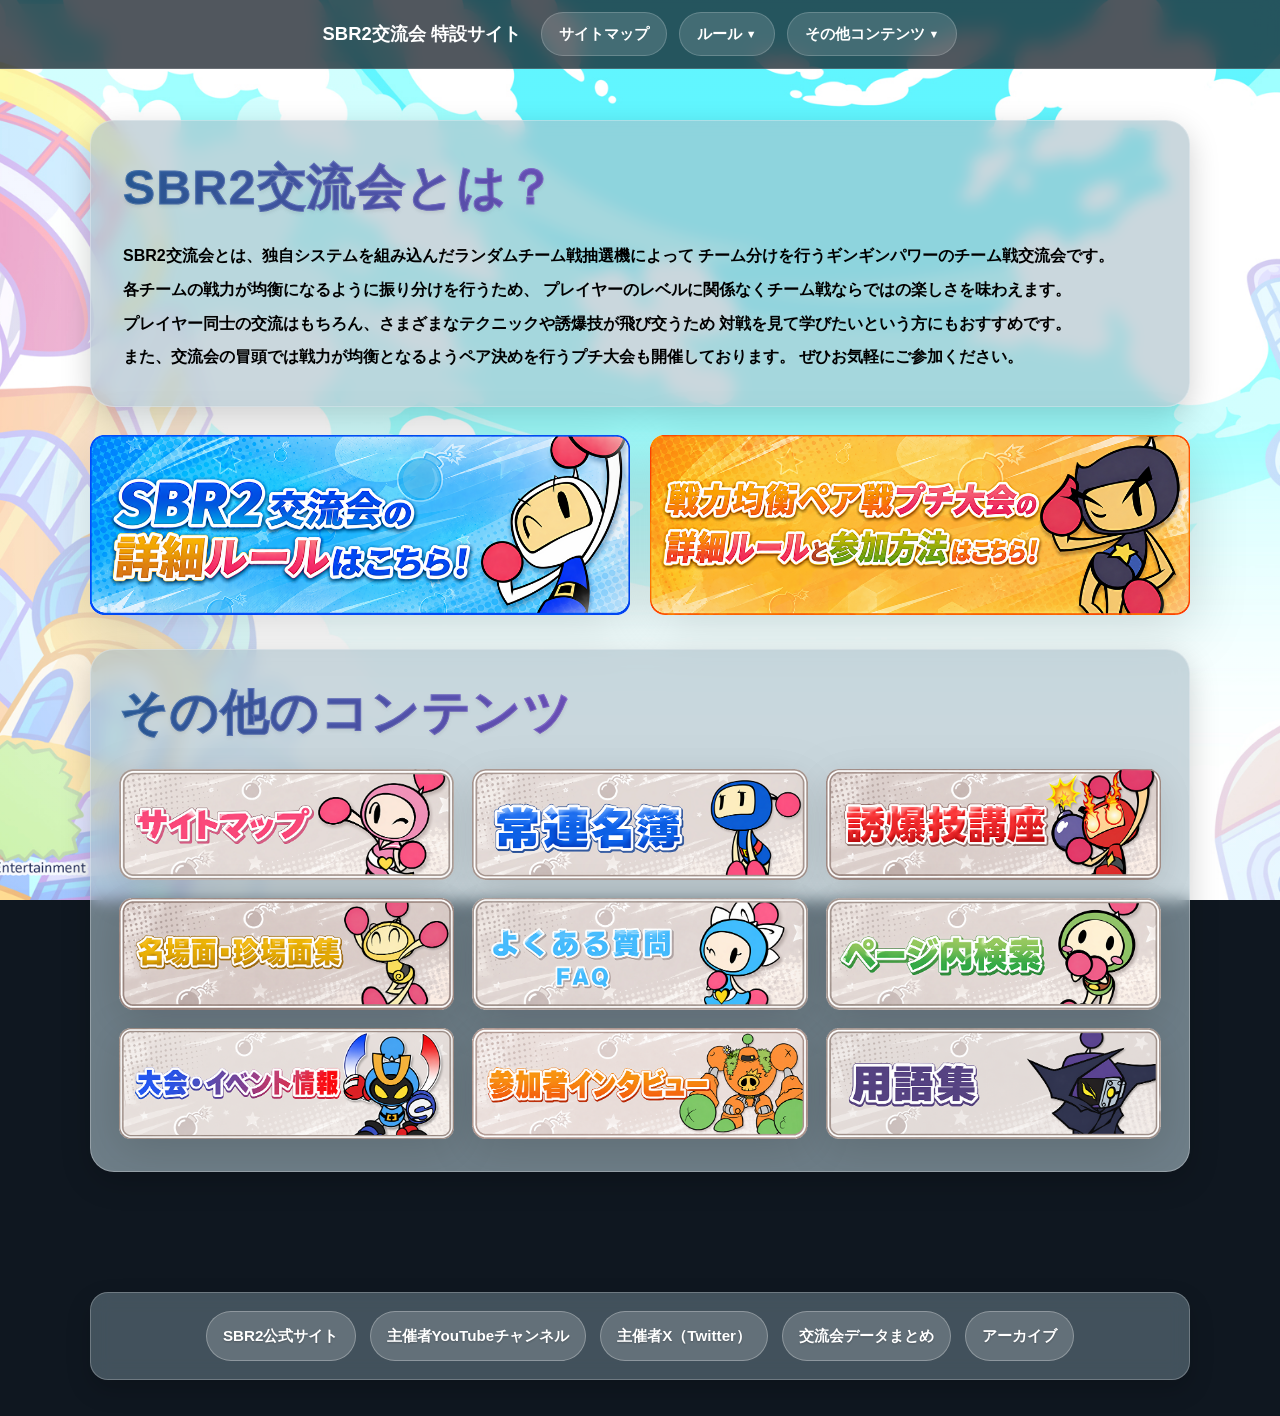
<file: index.html>
<!DOCTYPE html>
<html lang="ja">

<head>
    <meta charset="UTF-8">
    <meta name="viewport" content="width=device-width, initial-scale=1.0">
    <title>SBR2交流会 特設サイト</title>
    <meta name="description" content="SBR2交流会の特設サイトです。ルール案内や戦力均衡ペア戦プチ大会の情報を掲載しています。">
    <link rel="stylesheet" href="style.css">
</head>

<body>
    <!-- 背景固定レイヤー -->
    <div class="background-layer"></div>

    <!-- 全体ラッパー -->
    <div class="site-wrapper">

        <!-- ヘッダー -->
        <header class="site-header">
            <div class="header-inner header-inner-menu">
                <div class="site-logo">
                    <a href="index.html">SBR2交流会 特設サイト</a>
                </div>
        
                <nav class="header-nav header-menu-nav" aria-label="ヘッダーナビゲーション">
                    <ul class="header-nav-list header-menu-list">
                        <li><a href="sitemap.html">サイトマップ</a></li>
        
                        <li class="header-menu-item">
                            <details class="header-dropdown">
                                <summary>ルール</summary>
                                <div class="header-dropdown-panel">
                                    <a href="rule.html">交流会ルール</a>
                                    <a href="pair.html">戦力均衡ペア戦プチ大会ルール</a>
                                </div>
                            </details>
                        </li>
        
                        <li class="header-menu-item">
                            <details class="header-dropdown">
                                <summary>その他コンテンツ</summary>
                                <div class="header-dropdown-panel">
                                    <a href="devotedmember.html">常連名簿</a>
                                    <a href="combo.html">誘爆技講座</a>
                                    <a href="fgplay.html">名場面・珍場面集</a>
                                    <a href="faq.html">よくある質問 FAQ</a>
                                    <a href="search.html">ページ内検索</a>
                                    <a href="event.html">大会・イベント情報</a>
                                    <a href="feedback.html">参加者インタビュー</a>
                                    <a href="glossary.html">用語集</a>
                                </div>
                            </details>
                        </li>
                    </ul>
                </nav>
            </div>
        </header>

        <!-- メイン -->
        <main class="main-content">

            <!-- SBR2交流会とは -->
            <section class="intro-section">
                <div class="content-box intro-box">
                    <h1 class="section-title">SBR2交流会とは？</h1>

                    <p class="intro-text">
                        SBR2交流会とは、独自システムを組み込んだランダムチーム戦抽選機によって
                        チーム分けを行うギンギンパワーのチーム戦交流会です。
                    </p>

                    <p class="intro-text">
                        各チームの戦力が均衡になるように振り分けを行うため、
                        プレイヤーのレベルに関係なくチーム戦ならではの楽しさを味わえます。
                    </p>

                    <p class="intro-text">
                        プレイヤー同士の交流はもちろん、さまざまなテクニックや誘爆技が飛び交うため
                        対戦を見て学びたいという方にもおすすめです。
                    </p>

                    <p class="intro-text">
                        また、交流会の冒頭では戦力が均衡となるようペア決めを行うプチ大会も開催しております。
                        ぜひお気軽にご参加ください。
                    </p>
                </div>
            </section>

            <!-- ルール・ペア戦バナー -->
            <section class="primary-banners-section">
                <div class="primary-banners">
                    <a href="rule.html" class="banner-image-link">
                        <img src="images/rule-banner.png" alt="SBR2交流会の詳細ルールはこちら！" class="banner-image">
                    </a>

                    <a href="pair.html" class="banner-image-link">
                        <img src="images/pair-banner.png" alt="戦力均衡ペア戦プチ大会のルールと事前エントリーはこちら！" class="banner-image">
                    </a>
                </div>
            </section>

            <!-- その他のコンテンツ -->
            <section class="other-contents-section">
                <div class="content-box">
                    <h2 class="section-title">その他のコンテンツ</h2>

                    <div class="other-contents-grid">
                        <!-- 1 -->
                        <a href="sitemap.html" class="other-banner-link">
                            <img src="images/sitemap-banner.png" alt="サイトマップ" class="other-banner-image">
                        </a>

                        <!-- 2 -->
                        <a href="devotedmember.html" class="other-banner-link">
                            <img src="images/devotedmember-banner.png" alt="常連名簿" class="other-banner-image">
                        </a>
                        
                        <!-- 3 -->
                        <a href="combo.html" class="other-banner-link">
                            <img src="images/combo-banner.png" alt="誘爆技講座" class="other-banner-image">
                        </a>

                        <!-- 4 -->
                        <a href="fgplay.html" class="other-banner-link">
                            <img src="images/fgplay-banner.png" alt="名場面・珍場面集" class="other-banner-image">
                        </a>

                        <!-- 5 -->
                        <a href="faq.html" class="other-banner-link">
                            <img src="images/faq-banner.png" alt="よくある質問FAQ" class="other-banner-image">
                        </a>

                                                <!-- 6 -->
                        <a href="search.html" class="other-banner-link">
                            <img src="images/search-banner.png" alt="ページ内検索" class="other-banner-image">
                        </a>

                        <!-- 7 -->
                        <a href="event.html" class="other-banner-link">
                            <img src="images/event-banner.png" alt="大会・イベント情報" class="other-banner-image">
                        </a>

                        <!-- 8 -->
                        <a href="feedback.html" class="other-banner-link">
                            <img src="images/feedback-banner.png" alt="参加者インタビュー" class="other-banner-image">
                        </a>

                        <!-- 9 -->
                        <a href="glossary.html" class="other-banner-link">
                            <img src="images/glossary-banner.png" alt="用語集" class="other-banner-image">
                        </a>


                    </div>
                </div>
            </section>

        </main>

        <!-- フッター -->
        <footer class="site-footer">
            <div class="footer-inner">
                <div class="footer-links">
                    <a href="https://www.konami.com/games/bomberman/r2/jp/ja/" class="footer-link" target="_blank">SBR2公式サイト</a>
                    <a href="https://www.youtube.com/user/GuystMarnonce" class="footer-link" target="_blank">主催者YouTubeチャンネル</a>
                    <a href="https://x.com/Guyst_Marnonce" class="footer-link" target="_blank">主催者X（Twitter）</a>
                    <a href="https://docs.google.com/spreadsheets/d/1me0O5U3mfCUWeh6bFiSn7yxI5rq0dbSLIO38nxFjFEs/edit?usp=sharing" class="footer-link" target="_blank">交流会データまとめ</a>
                    <a href="https://www.youtube.com/playlist?list=PL0i5qplbMVFnaj_45A642adiddO8tWUbD" class="footer-link" target="_blank">アーカイブ</a>
                </div>
            </div>
        </footer>

    </div>


    <script>
        const headerDropdowns = document.querySelectorAll('.header-dropdown');

        headerDropdowns.forEach((dropdown) => {
            dropdown.addEventListener('toggle', () => {
                if (!dropdown.open) return;

                headerDropdowns.forEach((otherDropdown) => {
                    if (otherDropdown !== dropdown) {
                        otherDropdown.open = false;
                    }
                });
            });
        });

        document.addEventListener('pointerdown', (event) => {
            const clickedInsideDropdown = event.target.closest('.header-dropdown');

            if (clickedInsideDropdown) {
                return;
            }

            headerDropdowns.forEach((dropdown) => {
                dropdown.open = false;
            });
        }, true);
    </script>


</body>

</html>
</file>
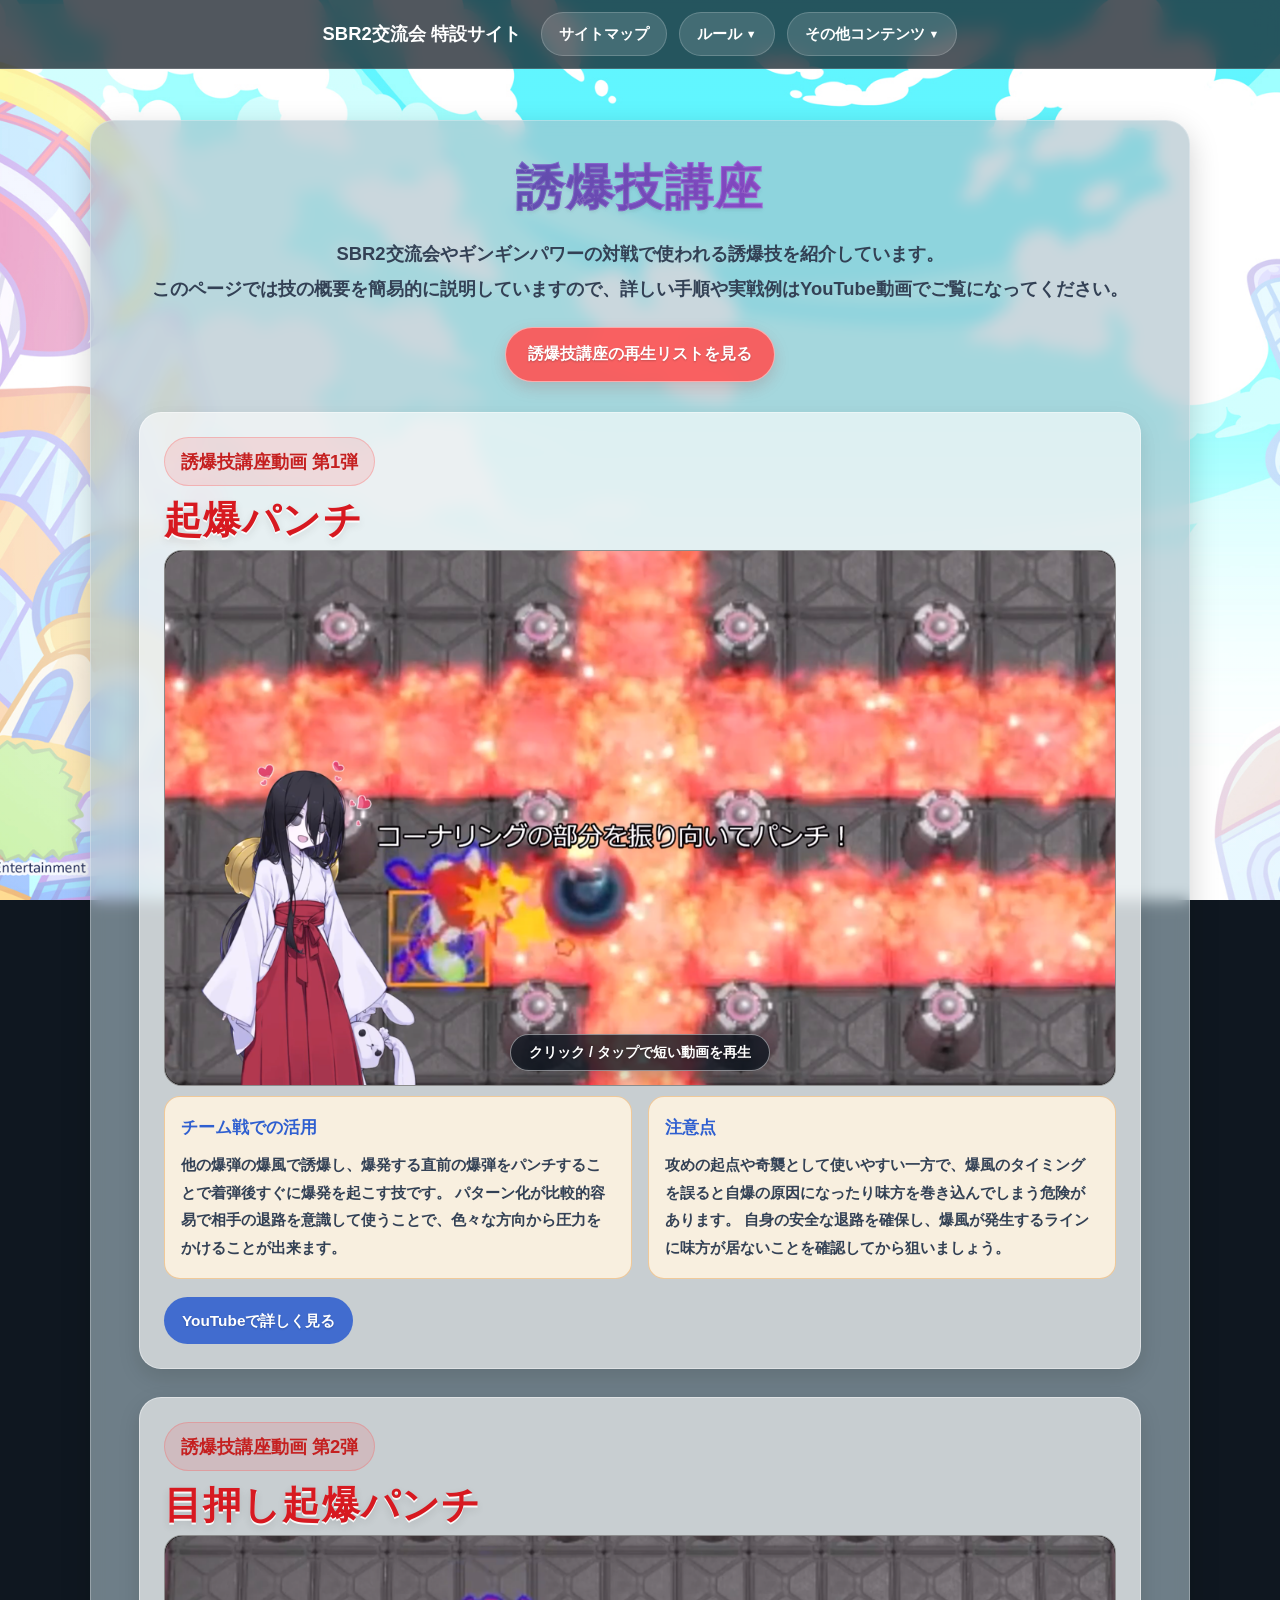
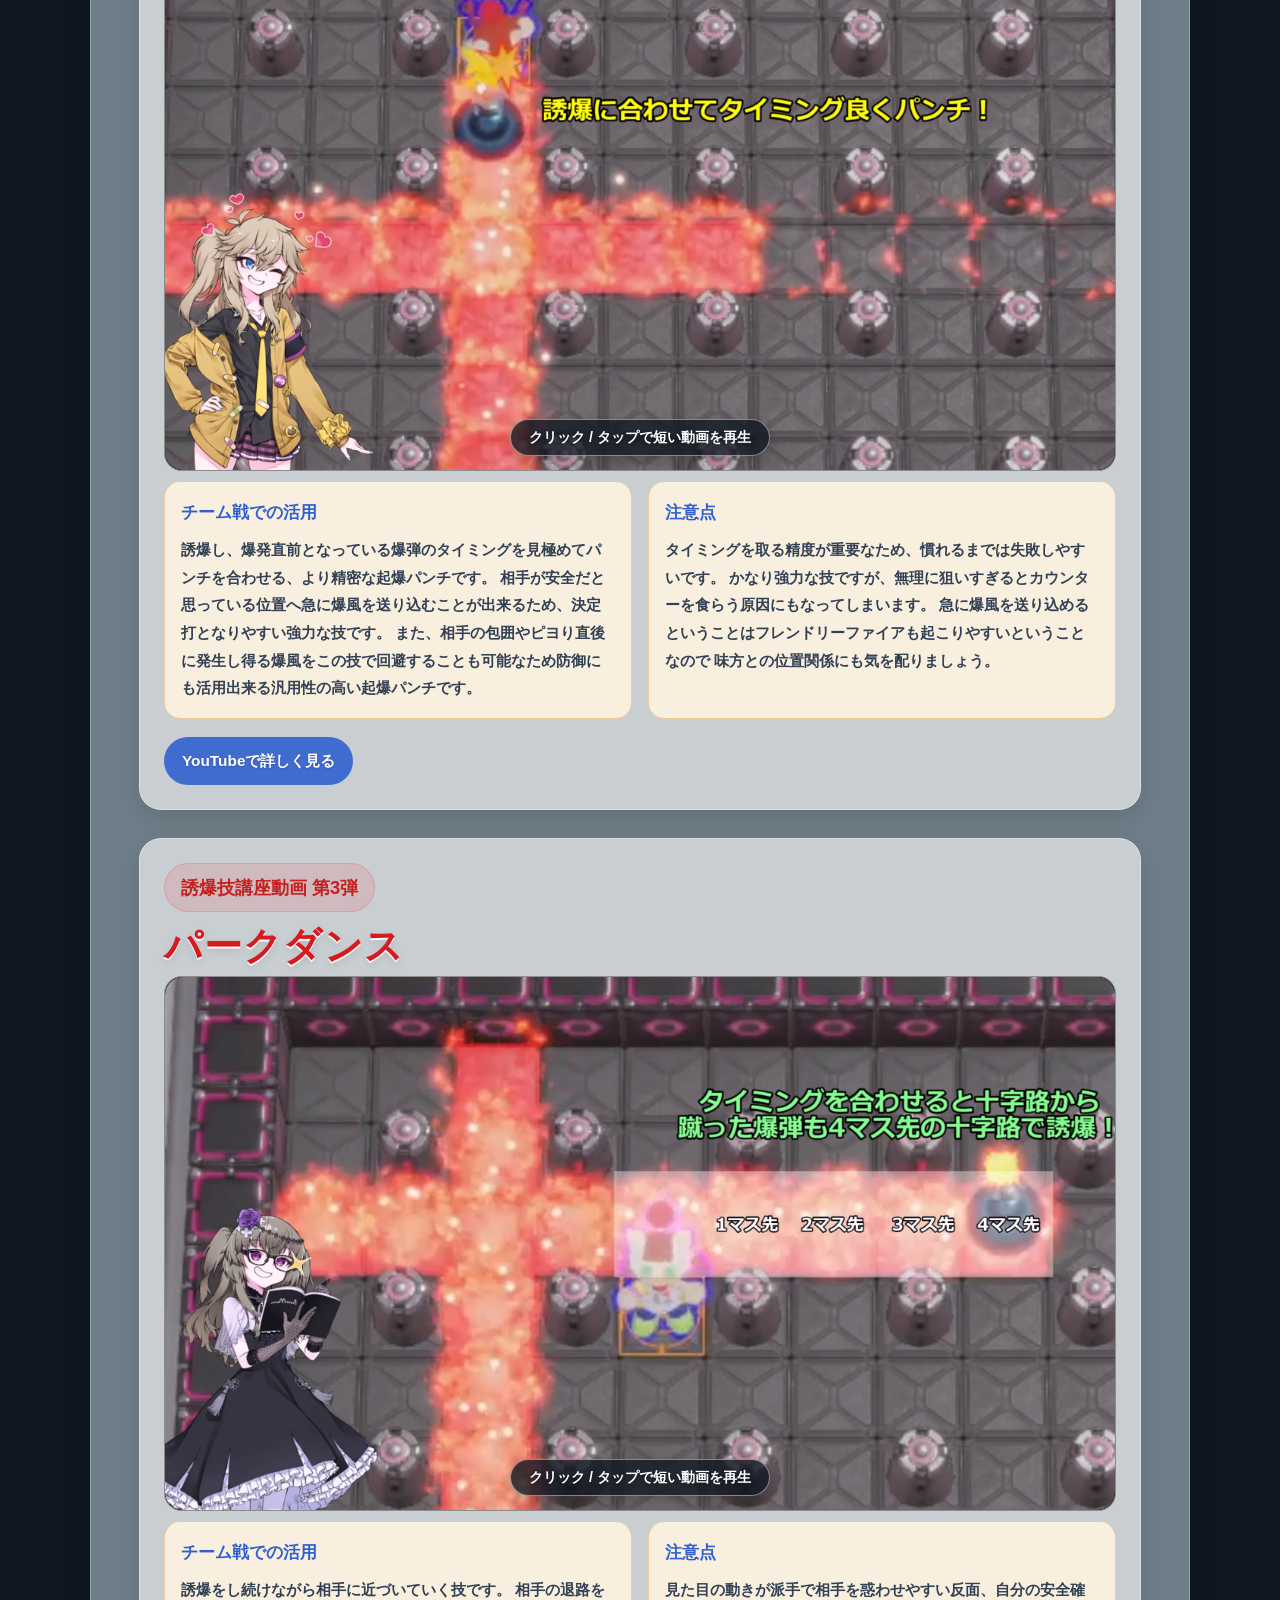
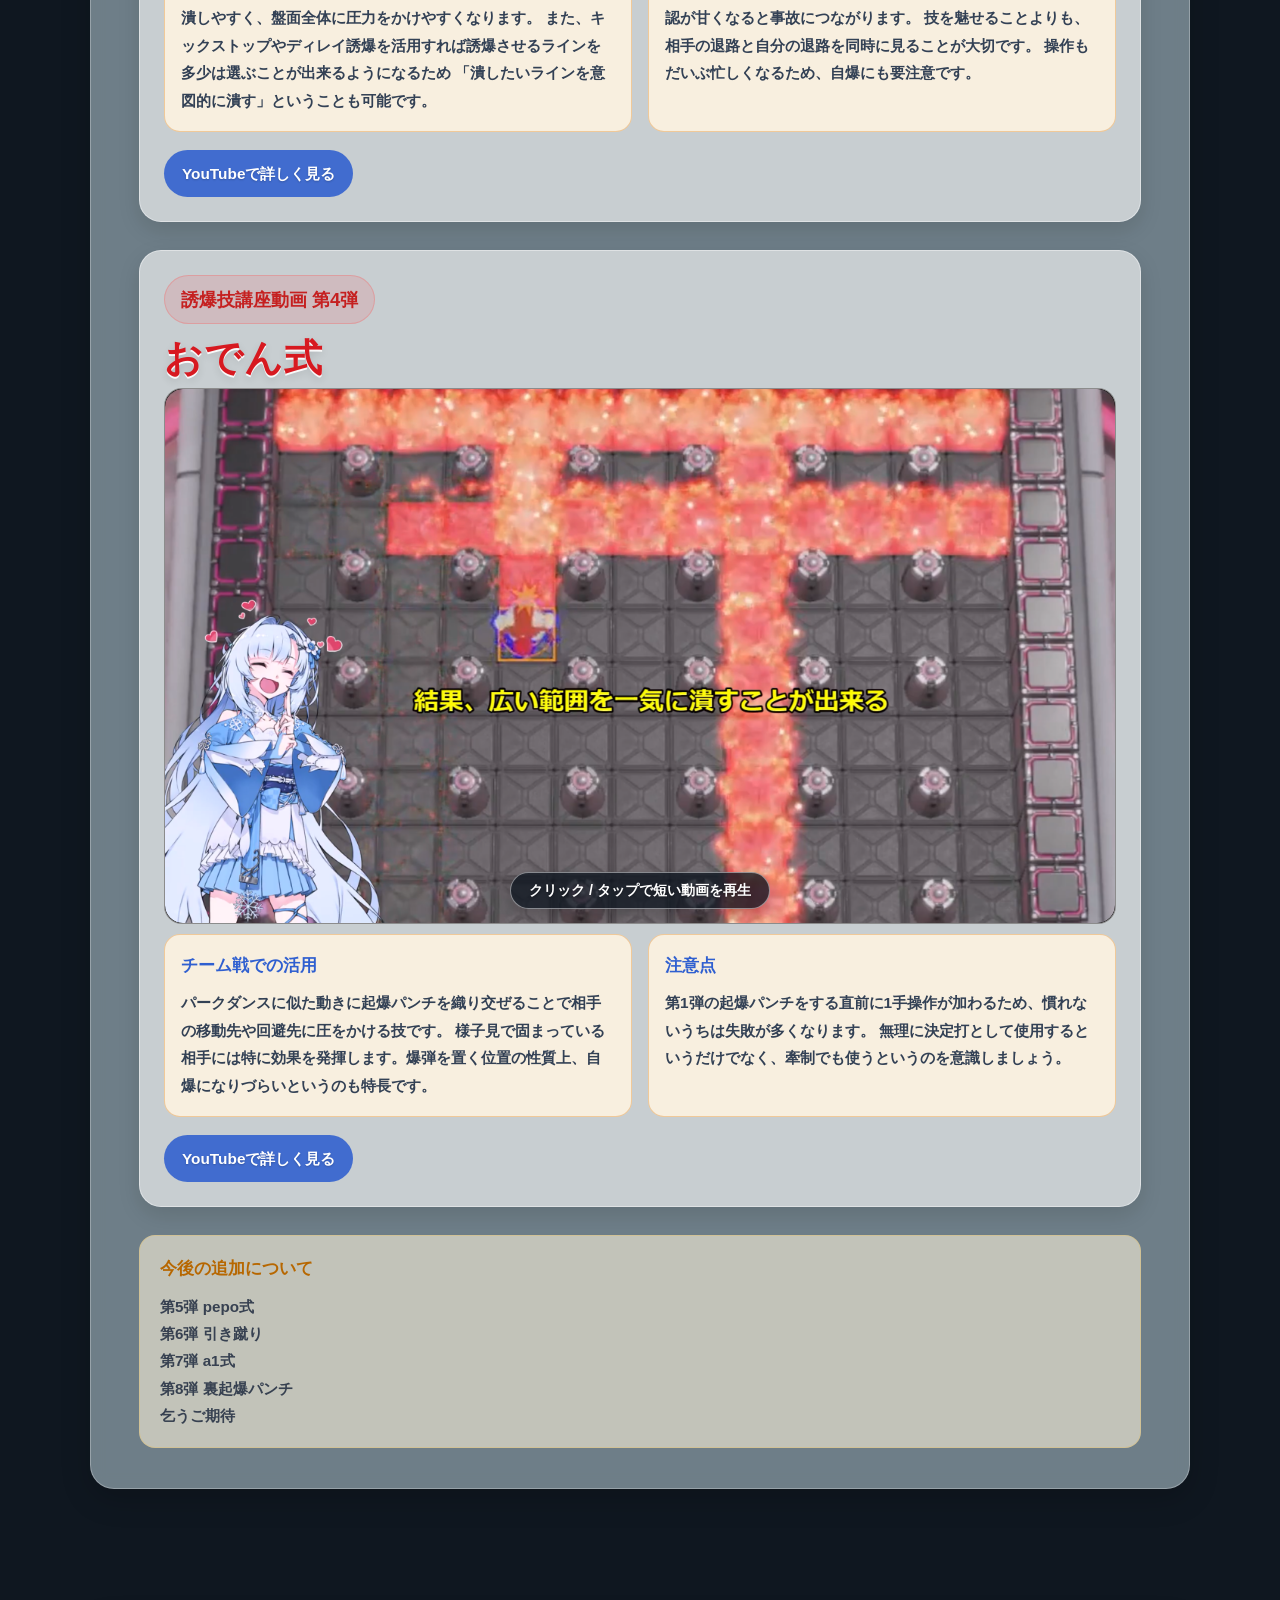
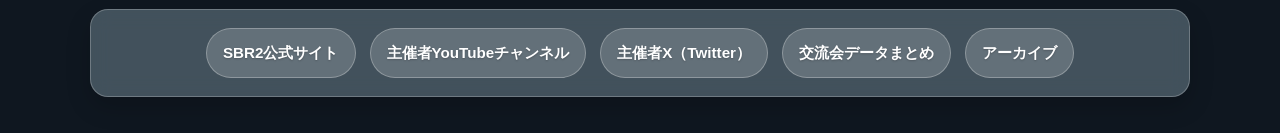
<file: combo.html>
<!DOCTYPE html>
<html lang="ja">

<head>
    <meta charset="UTF-8">
    <meta name="viewport" content="width=device-width, initial-scale=1.0">
    <title>誘爆技講座 | SBR2交流会 特設サイト</title>
    <meta name="description" content="SBR2交流会で見られる誘爆技の紹介ページです。起爆パンチ、目押し起爆パンチ、パークダンス、おでん式などの動画を紹介しています。">
    <link rel="stylesheet" href="style.css">
</head>

<body>
    <!-- 背景固定レイヤー -->
    <div class="background-layer"></div>

    <!-- 全体ラッパー -->
    <div class="site-wrapper">

        <!-- ヘッダー -->
        <header class="site-header">
            <div class="header-inner header-inner-menu">
                <div class="site-logo">
                    <a href="index.html">SBR2交流会 特設サイト</a>
                </div>
        
                <nav class="header-nav header-menu-nav" aria-label="ヘッダーナビゲーション">
                    <ul class="header-nav-list header-menu-list">
                        <li><a href="sitemap.html">サイトマップ</a></li>
        
                        <li class="header-menu-item">
                            <details class="header-dropdown">
                                <summary>ルール</summary>
                                <div class="header-dropdown-panel">
                                    <a href="rule.html">交流会ルール</a>
                                    <a href="pair.html">戦力均衡ペア戦プチ大会ルール</a>
                                </div>
                            </details>
                        </li>
        
                        <li class="header-menu-item">
                            <details class="header-dropdown">
                                <summary>その他コンテンツ</summary>
                                <div class="header-dropdown-panel">
                                    <a href="devotedmember.html">常連名簿</a>
                                    <a href="combo.html">誘爆技講座</a>
                                    <a href="fgplay.html">名場面・珍場面集</a>
                                    <a href="faq.html">よくある質問 FAQ</a>
                                    <a href="search.html">ページ内検索</a>
                                    <a href="event.html">大会・イベント情報</a>
                                    <a href="feedback.html">参加者インタビュー</a>
                                    <a href="glossary.html">用語集</a>
                                </div>
                            </details>
                        </li>
                    </ul>
                </nav>
            </div>
        </header>

        <!-- メイン -->
        <main class="main-content combo-main">

            <section class="combo-section">
                <div class="content-box combo-box">
                    <h1 class="section-title combo-title">誘爆技講座</h1>

                    <p class="combo-lead">
                        SBR2交流会やギンギンパワーの対戦で使われる誘爆技を紹介しています。<br>
                        このページでは技の概要を簡易的に説明していますので、詳しい手順や実戦例はYouTube動画でご覧になってください。
                    </p>

                    <div class="combo-playlist-link-wrap">
                        <a href="https://www.youtube.com/playlist?list=PL0i5qplbMVFkjE2muqRrhvI1NxhGRlPAJ"
                            class="combo-playlist-link" target="_blank" rel="noopener noreferrer">
                            誘爆技講座の再生リストを見る
                        </a>
                    </div>

                    <div class="combo-video-list">

                        <!-- 第1弾 -->
                        <article id="combo-technique-001" class="combo-video-card">
                            <div class="combo-video-heading">
                                <p class="combo-video-number">誘爆技講座動画 第1弾</p>
                                <h2 class="combo-video-title">起爆パンチ</h2>
                            </div>

                            <div class="combo-thumbnail-frame combo-preview-frame">
                                <button type="button" class="combo-preview-button" data-combo-preview-button aria-label="誘爆技講座動画 第1弾 起爆パンチの短い動画を再生">
                                    <img src="images/combo1.png" alt="誘爆技講座動画 第1弾 起爆パンチのサムネイル" class="combo-thumbnail">
                                    <span class="combo-preview-text">クリック / タップで短い動画を再生</span>
                                </button>
                            
                                <video class="combo-thumbnail combo-preview-video" controls loop muted playsinline preload="none"
                                    poster="images/combo1.png" data-combo-preview-video hidden>
                                    <source src="videos/combo1-preview.mp4" type="video/mp4">
                                </video>
                            </div>

                            <div class="combo-description-grid">
                                <div class="combo-description-block">
                                    <h3>チーム戦での活用</h3>
                                    <p>
                                        他の爆弾の爆風で誘爆し、爆発する直前の爆弾をパンチすることで着弾後すぐに爆発を起こす技です。
                                        パターン化が比較的容易で相手の退路を意識して使うことで、色々な方向から圧力をかけることが出来ます。
                                    </p>
                                </div>

                                <div class="combo-description-block">
                                    <h3>注意点</h3>
                                    <p>
                                        攻めの起点や奇襲として使いやすい一方で、爆風のタイミングを誤ると自爆の原因になったり味方を巻き込んでしまう危険があります。
                                        自身の安全な退路を確保し、爆風が発生するラインに味方が居ないことを確認してから狙いましょう。
                                    </p>
                                </div>
                            </div>

                            <a href="https://www.youtube.com/watch?v=Jl7uGBfDjAQ&list=PL0i5qplbMVFkjE2muqRrhvI1NxhGRlPAJ&index=1&pp=iAQB"
                                class="combo-watch-link" target="_blank" rel="noopener noreferrer">
                                YouTubeで詳しく見る
                            </a>
                        </article>

                        <!-- 第2弾 -->
                        <article id="combo-technique-002" class="combo-video-card">
                            <div class="combo-video-heading">
                                <p class="combo-video-number">誘爆技講座動画 第2弾</p>
                                <h2 class="combo-video-title">目押し起爆パンチ</h2>
                            </div>

                            <div class="combo-thumbnail-frame combo-preview-frame">
                                <button type="button" class="combo-preview-button" data-combo-preview-button
                                    aria-label="誘爆技講座動画 第2弾 目押し起爆パンチの短い動画を再生">
                                    <img src="images/combo2.png" alt="誘爆技講座動画 第2弾 目押し起爆パンチのサムネイル" class="combo-thumbnail">
                                    <span class="combo-preview-text">クリック / タップで短い動画を再生</span>
                                </button>
                            
                                <video class="combo-thumbnail combo-preview-video" controls loop muted playsinline preload="none"
                                    poster="images/combo2.png" data-combo-preview-video hidden>
                                    <source src="videos/combo2-preview.mp4" type="video/mp4">
                                </video>
                            </div>

                            <div class="combo-description-grid">
                                <div class="combo-description-block">
                                    <h3>チーム戦での活用</h3>
                                    <p>
                                        誘爆し、爆発直前となっている爆弾のタイミングを見極めてパンチを合わせる、より精密な起爆パンチです。
                                        相手が安全だと思っている位置へ急に爆風を送り込むことが出来るため、決定打となりやすい強力な技です。
                                        また、相手の包囲やピヨり直後に発生し得る爆風をこの技で回避することも可能なため防御にも活用出来る汎用性の高い起爆パンチです。
                                    </p>
                                </div>

                                <div class="combo-description-block">
                                    <h3>注意点</h3>
                                    <p>
                                        タイミングを取る精度が重要なため、慣れるまでは失敗しやすいです。
                                        かなり強力な技ですが、無理に狙いすぎるとカウンターを食らう原因にもなってしまいます。
                                        急に爆風を送り込めるということはフレンドリーファイアも起こりやすいということなので
                                        味方との位置関係にも気を配りましょう。
                                    </p>
                                </div>
                            </div>

                            <a href="https://www.youtube.com/watch?v=n2VkfDjkeLE&list=PL0i5qplbMVFkjE2muqRrhvI1NxhGRlPAJ&index=2&pp=iAQB"
                                class="combo-watch-link" target="_blank" rel="noopener noreferrer">
                                YouTubeで詳しく見る
                            </a>
                        </article>

                        <!-- 第3弾 -->
                        <article id="combo-technique-003" class="combo-video-card">
                            <div class="combo-video-heading">
                                <p class="combo-video-number">誘爆技講座動画 第3弾</p>
                                <h2 class="combo-video-title">パークダンス</h2>
                            </div>

                            <div class="combo-thumbnail-frame combo-preview-frame">
                                <button type="button" class="combo-preview-button" data-combo-preview-button
                                    aria-label="誘爆技講座動画 第3弾 パークダンスの短い動画を再生">
                                    <img src="images/combo3.png" alt="誘爆技講座動画 第3弾 パークダンスのサムネイル" class="combo-thumbnail">
                                    <span class="combo-preview-text">クリック / タップで短い動画を再生</span>
                                </button>
                            
                                <video class="combo-thumbnail combo-preview-video" controls loop muted playsinline preload="none"
                                    poster="images/combo3.png" data-combo-preview-video hidden>
                                    <source src="videos/combo3-preview.mp4" type="video/mp4">
                                </video>
                            </div>

                            <div class="combo-description-grid">
                                <div class="combo-description-block">
                                    <h3>チーム戦での活用</h3>
                                    <p>
                                        誘爆をし続けながら相手に近づいていく技です。
                                        相手の退路を潰しやすく、盤面全体に圧力をかけやすくなります。
                                        また、キックストップやディレイ誘爆を活用すれば誘爆させるラインを多少は選ぶことが出来るようになるため
                                        「潰したいラインを意図的に潰す」ということも可能です。
                                    </p>
                                </div>

                                <div class="combo-description-block">
                                    <h3>注意点</h3>
                                    <p>
                                        見た目の動きが派手で相手を惑わせやすい反面、自分の安全確認が甘くなると事故につながります。
                                        技を魅せることよりも、相手の退路と自分の退路を同時に見ることが大切です。
                                        操作もだいぶ忙しくなるため、自爆にも要注意です。
                                    </p>
                                </div>
                            </div>

                            <a href="https://www.youtube.com/watch?v=aEcBeA_IJjo&list=PL0i5qplbMVFkjE2muqRrhvI1NxhGRlPAJ&index=3&pp=iAQB"
                                class="combo-watch-link" target="_blank" rel="noopener noreferrer">
                                YouTubeで詳しく見る
                            </a>
                        </article>

                        <!-- 第4弾 -->
                        <article id="combo-technique-004" class="combo-video-card">
                            <div class="combo-video-heading">
                                <p class="combo-video-number">誘爆技講座動画 第4弾</p>
                                <h2 class="combo-video-title">おでん式</h2>
                            </div>

                            <div class="combo-thumbnail-frame combo-preview-frame">
                                <button type="button" class="combo-preview-button" data-combo-preview-button aria-label="誘爆技講座動画 第4弾 おでん式の短い動画を再生">
                                    <img src="images/combo4.png" alt="誘爆技講座動画 第4弾 おでん式のサムネイル" class="combo-thumbnail">
                                    <span class="combo-preview-text">クリック / タップで短い動画を再生</span>
                                </button>
                            
                                <video class="combo-thumbnail combo-preview-video" controls loop muted playsinline preload="none"
                                    poster="images/combo4.png" data-combo-preview-video hidden>
                                    <source src="videos/combo4-preview.mp4" type="video/mp4">
                                </video>
                            </div>

                            <div class="combo-description-grid">
                                <div class="combo-description-block">
                                    <h3>チーム戦での活用</h3>
                                    <p>
                                        パークダンスに似た動きに起爆パンチを織り交ぜることで相手の移動先や回避先に圧をかける技です。
                                        様子見で固まっている相手には特に効果を発揮します。爆弾を置く位置の性質上、自爆になりづらいというのも特長です。
                                    </p>
                                </div>

                                <div class="combo-description-block">
                                    <h3>注意点</h3>
                                    <p>
                                        第1弾の起爆パンチをする直前に1手操作が加わるため、慣れないうちは失敗が多くなります。
                                        無理に決定打として使用するというだけでなく、牽制でも使うというのを意識しましょう。
                                    </p>
                                </div>
                            </div>

                            <a href="https://www.youtube.com/watch?v=muqPdBNgK5A&list=PL0i5qplbMVFkjE2muqRrhvI1NxhGRlPAJ&index=4&pp=iAQB"
                                class="combo-watch-link" target="_blank" rel="noopener noreferrer">
                                YouTubeで詳しく見る
                            </a>
                        </article>

                    </div>

                    <div id="combo-technique-future" class="combo-note-box">
                        <p class="combo-note-title">今後の追加について</p>
                        <p class="combo-note-text">
                            第5弾 pepo式<br>
                            第6弾 引き蹴り<br>
                            第7弾 a1式<br>
                            第8弾 裏起爆パンチ<br>
                            乞うご期待
                        </p>
                    </div>
                </div>
            </section>

        </main>

        <!-- フッター -->
        <footer class="site-footer">
            <div class="footer-inner">
                <div class="footer-links">
                    <a href="https://www.konami.com/games/bomberman/r2/jp/ja/" class="footer-link" target="_blank">SBR2公式サイト</a>
                    <a href="https://www.youtube.com/user/GuystMarnonce" class="footer-link" target="_blank">主催者YouTubeチャンネル</a>
                    <a href="https://x.com/Guyst_Marnonce" class="footer-link" target="_blank">主催者X（Twitter）</a>
                    <a href="https://docs.google.com/spreadsheets/d/1me0O5U3mfCUWeh6bFiSn7yxI5rq0dbSLIO38nxFjFEs/edit?usp=sharing"
                        class="footer-link" target="_blank">交流会データまとめ</a>
                    <a href="https://www.youtube.com/playlist?list=PL0i5qplbMVFnaj_45A642adiddO8tWUbD" class="footer-link"
                        target="_blank">アーカイブ</a>
                </div>
            </div>
        </footer>

    </div>

    <script>
        const headerDropdowns = document.querySelectorAll('.header-dropdown');

        headerDropdowns.forEach((dropdown) => {
            dropdown.addEventListener('toggle', () => {
                if (!dropdown.open) return;

                headerDropdowns.forEach((otherDropdown) => {
                    if (otherDropdown !== dropdown) {
                        otherDropdown.open = false;
                    }
                });
            });
        });

        document.addEventListener('pointerdown', (event) => {
            const clickedInsideDropdown = event.target.closest('.header-dropdown');

            if (clickedInsideDropdown) {
                return;
            }

            headerDropdowns.forEach((dropdown) => {
                dropdown.open = false;
            });
        }, true);

        document.querySelectorAll('[data-combo-preview-button]').forEach((button) => {
            button.addEventListener('click', () => {
                const frame = button.closest('.combo-preview-frame');
                const video = frame.querySelector('[data-combo-preview-video]');

                if (!video) {
                    return;
                }

                button.hidden = true;
                video.hidden = false;

                video.play().catch(() => {
                    // ブラウザ側で自動再生扱いとして止められた場合でも、controlsから再生できます。
                });
            });
        });        
        
    </script>

</body>

</html>
</file>
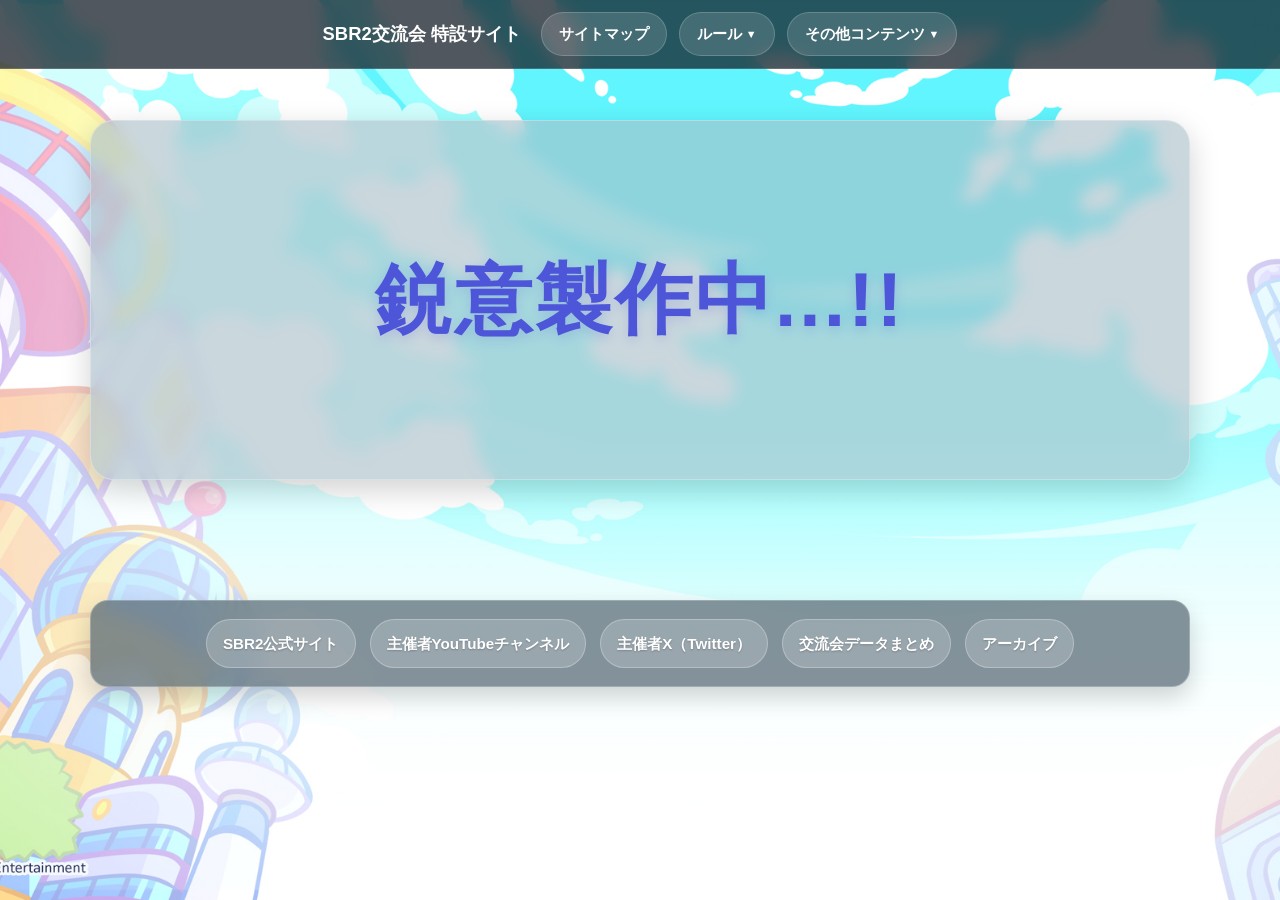
<file: devotedmember.html>
<!DOCTYPE html>
<html lang="ja">

<head>
    <meta charset="UTF-8">
    <meta name="viewport" content="width=device-width, initial-scale=1.0">
    <title>常連名簿 | SBR2交流会 特設サイト</title>
    <meta name="description" content="SBR2交流会の常連名簿ページです。現在準備中です。">
    <link rel="stylesheet" href="style.css">
</head>

<body>
    <!-- 背景固定レイヤー -->
    <div class="background-layer"></div>

    <!-- 全体ラッパー -->
    <div class="site-wrapper">

        <!-- ヘッダー -->
        <header class="site-header">
            <div class="header-inner header-inner-menu">
                <div class="site-logo">
                    <a href="index.html">SBR2交流会 特設サイト</a>
                </div>
        
                <nav class="header-nav header-menu-nav" aria-label="ヘッダーナビゲーション">
                    <ul class="header-nav-list header-menu-list">
                        <li><a href="sitemap.html">サイトマップ</a></li>
        
                        <li class="header-menu-item">
                            <details class="header-dropdown">
                                <summary>ルール</summary>
                                <div class="header-dropdown-panel">
                                    <a href="rule.html">交流会ルール</a>
                                    <a href="pair.html">戦力均衡ペア戦プチ大会ルール</a>
                                </div>
                            </details>
                        </li>
        
                        <li class="header-menu-item">
                            <details class="header-dropdown">
                                <summary>その他コンテンツ</summary>
                                <div class="header-dropdown-panel">
                                    <a href="devotedmember.html">常連名簿</a>
                                    <a href="combo.html">誘爆技講座</a>
                                    <a href="fgplay.html">名場面・珍場面集</a>
                                    <a href="faq.html">よくある質問 FAQ</a>
                                    <a href="search.html">ページ内検索</a>
                                    <a href="event.html">大会・イベント情報</a>
                                    <a href="feedback.html">参加者インタビュー</a>
                                    <a href="glossary.html">用語集</a>
                                </div>
                            </details>
                        </li>
                    </ul>
                </nav>
            </div>
        </header>

        <!-- メイン -->
        <main class="main-content coming-soon-main">
            <section class="coming-soon-section">
                <div class="content-box coming-soon-box">
                    <h1 class="coming-soon-title">鋭意製作中...!!</h1>
                </div>
            </section>
        </main>


        <!-- フッター -->
        <footer class="site-footer">
            <div class="footer-inner">
                <div class="footer-links">
                    <a href="https://www.konami.com/games/bomberman/r2/jp/ja/" class="footer-link" target="_blank">SBR2公式サイト</a>
                    <a href="https://www.youtube.com/user/GuystMarnonce" class="footer-link" target="_blank">主催者YouTubeチャンネル</a>
                    <a href="https://x.com/Guyst_Marnonce" class="footer-link" target="_blank">主催者X（Twitter）</a>
                    <a href="https://docs.google.com/spreadsheets/d/1me0O5U3mfCUWeh6bFiSn7yxI5rq0dbSLIO38nxFjFEs/edit?usp=sharing"
                        class="footer-link" target="_blank">交流会データまとめ</a>
                    <a href="https://www.youtube.com/playlist?list=PL0i5qplbMVFnaj_45A642adiddO8tWUbD" class="footer-link"
                        target="_blank">アーカイブ</a>
                </div>
            </div>
        </footer>

    </div>

    <script>
        const headerDropdowns = document.querySelectorAll('.header-dropdown');

        headerDropdowns.forEach((dropdown) => {
            dropdown.addEventListener('toggle', () => {
                if (!dropdown.open) return;

                headerDropdowns.forEach((otherDropdown) => {
                    if (otherDropdown !== dropdown) {
                        otherDropdown.open = false;
                    }
                });
            });
        });

        document.addEventListener('pointerdown', (event) => {
            const clickedInsideDropdown = event.target.closest('.header-dropdown');

            if (clickedInsideDropdown) {
                return;
            }

            headerDropdowns.forEach((dropdown) => {
                dropdown.open = false;
            });
        }, true);
    </script>

</body>

</html>
</file>
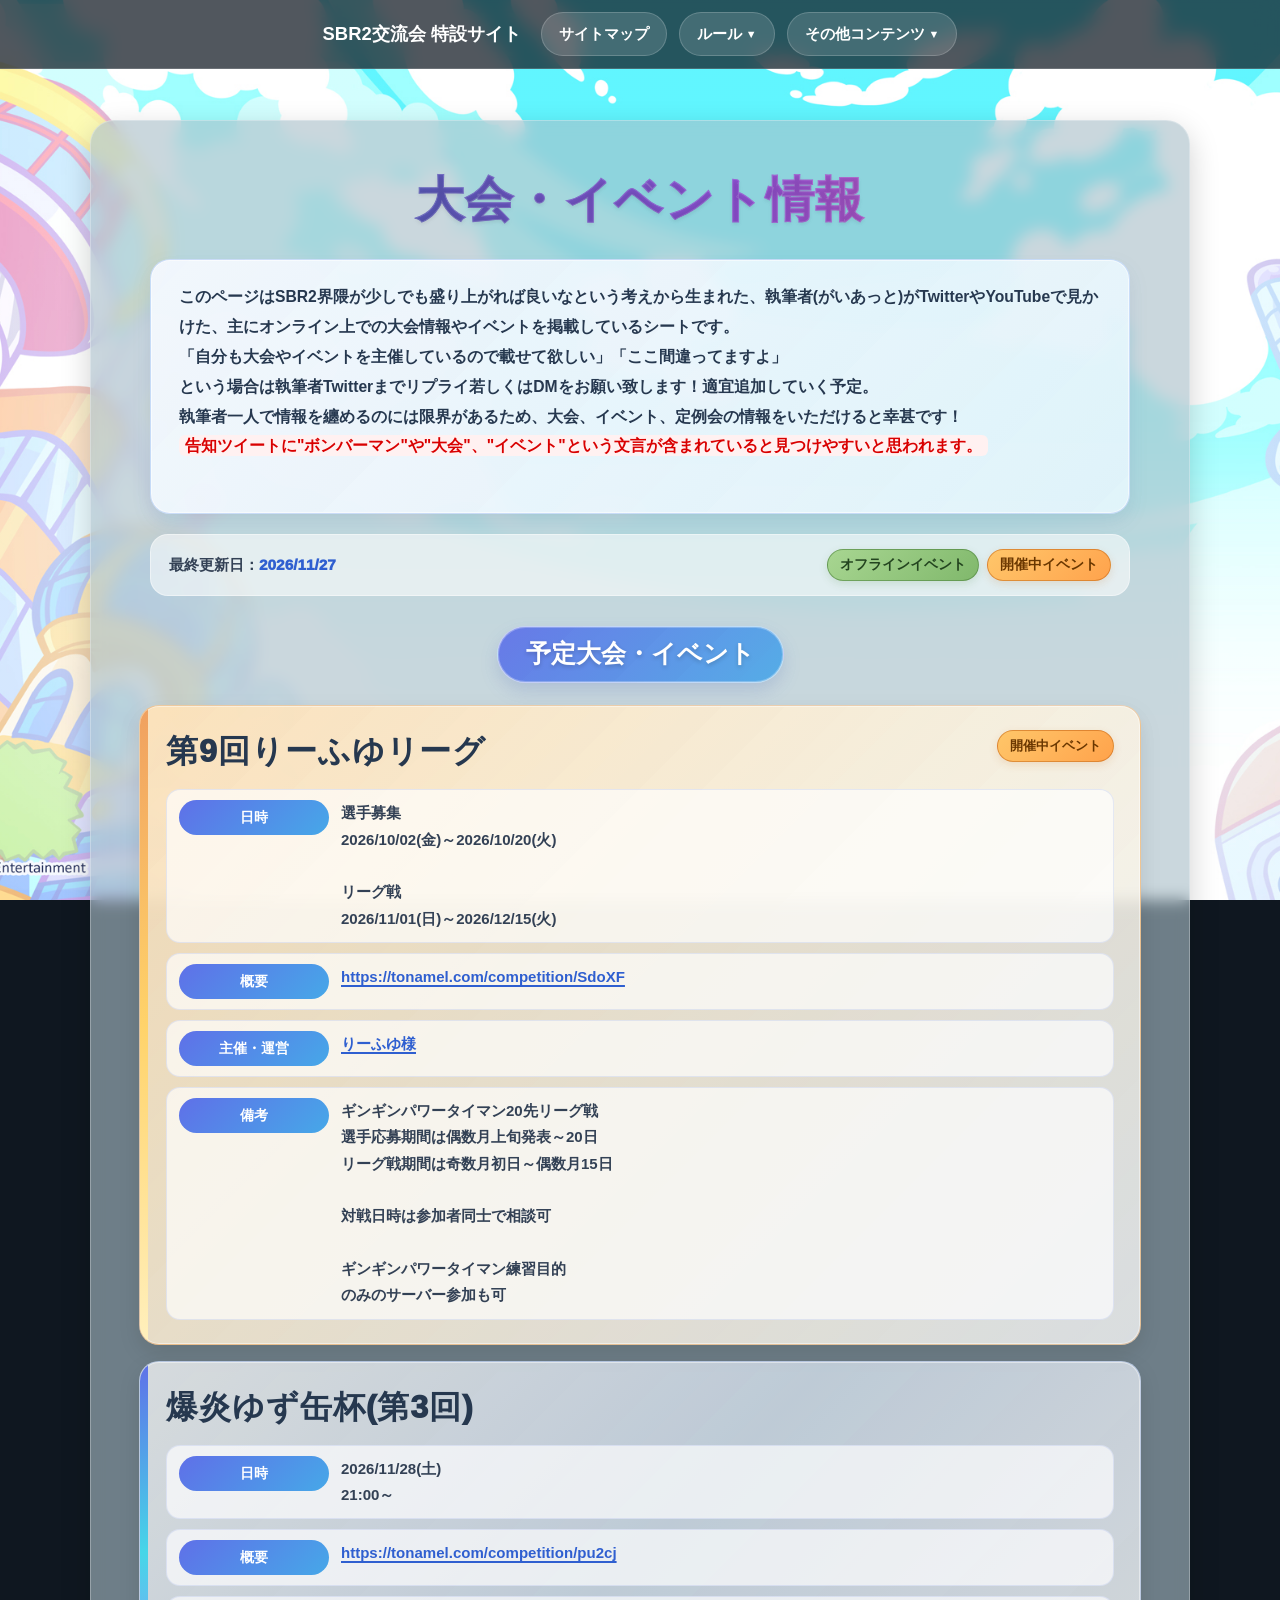
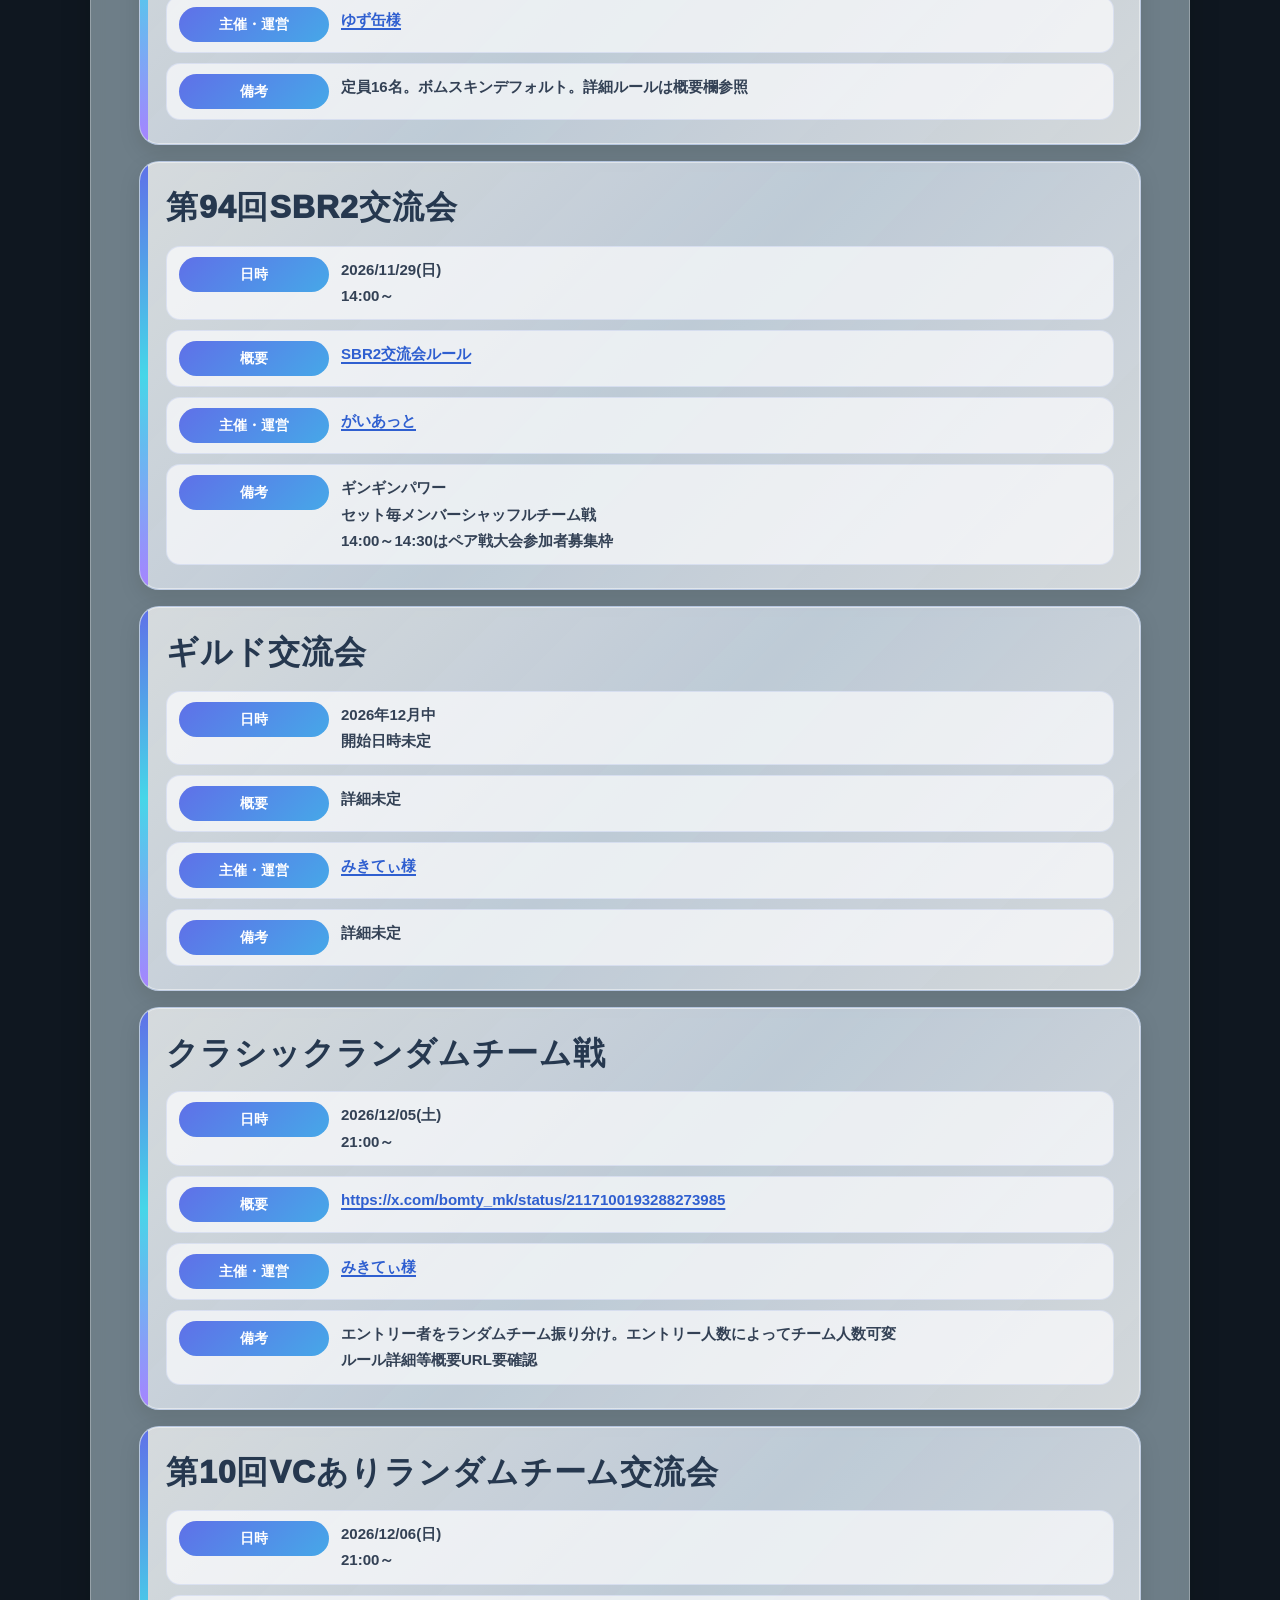
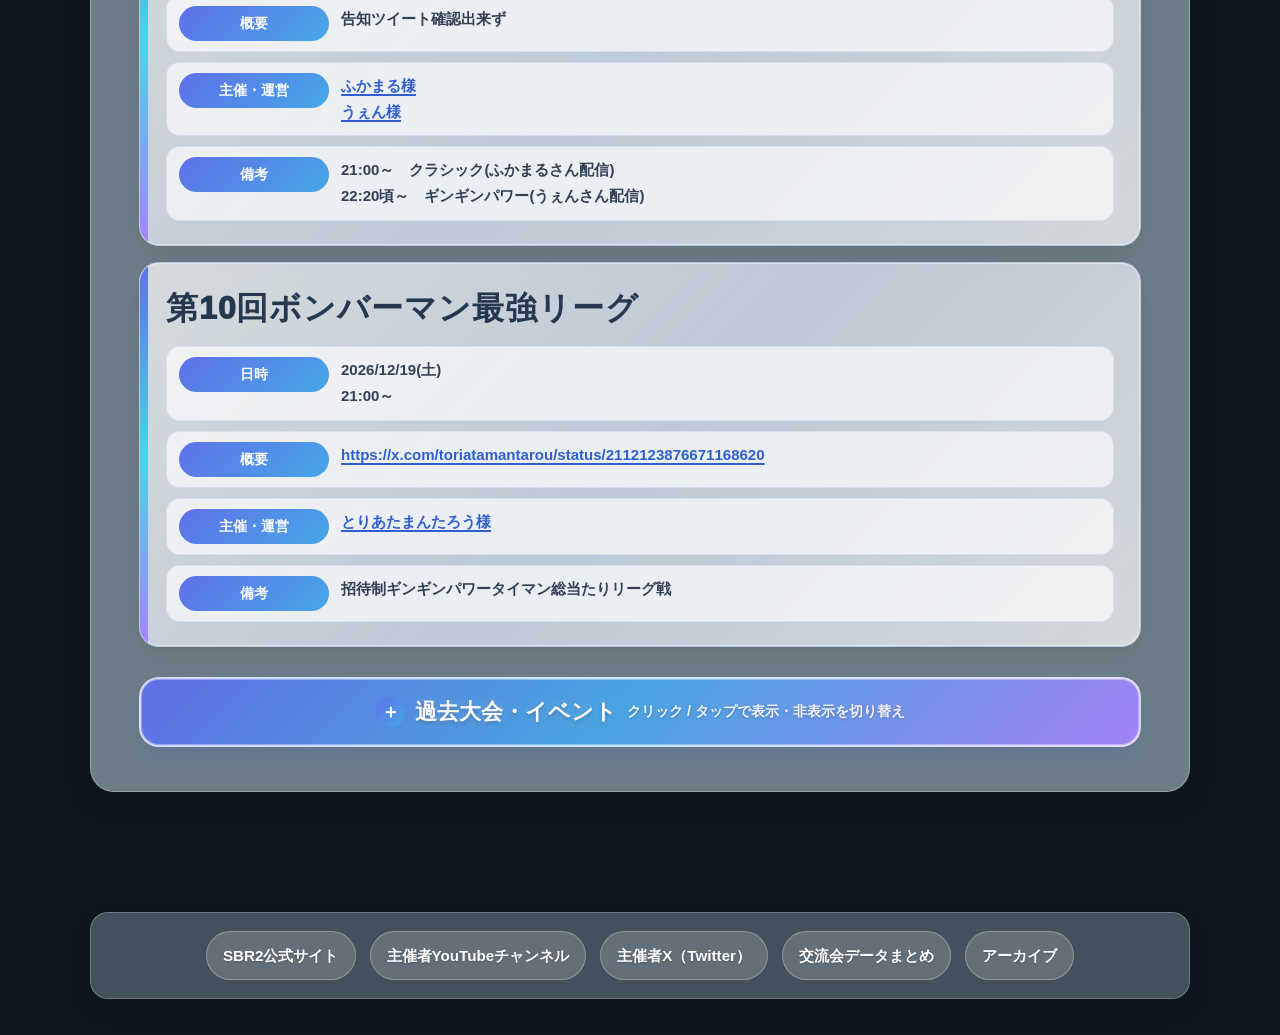
<file: event.html>
<!DOCTYPE html>

<html lang="ja">

<head>
    <meta charset="utf-8" />
    <meta content="width=device-width, initial-scale=1.0" name="viewport" />
    <title>大会・イベント情報 | SBR2交流会 特設サイト</title>
    <meta content="SBR2界隈の大会・イベント情報をまとめたページです。" name="description" />
    <link href="style.css" rel="stylesheet" />
</head>

<body>
    <!-- 背景固定レイヤー -->
    <div class="background-layer"></div>
    <!-- 全体ラッパー -->
    <div class="site-wrapper">
        <!-- ヘッダー -->
        <header class="site-header">
            <div class="header-inner header-inner-menu">
                <div class="site-logo">
                    <a href="index.html">SBR2交流会 特設サイト</a>
                </div>

                <nav class="header-nav header-menu-nav" aria-label="ヘッダーナビゲーション">
                    <ul class="header-nav-list header-menu-list">
                        <li><a href="sitemap.html">サイトマップ</a></li>

                        <li class="header-menu-item">
                            <details class="header-dropdown">
                                <summary>ルール</summary>
                                <div class="header-dropdown-panel">
                                    <a href="rule.html">交流会ルール</a>
                                    <a href="pair.html">戦力均衡ペア戦プチ大会ルール</a>
                                </div>
                            </details>
                        </li>

                        <li class="header-menu-item">
                            <details class="header-dropdown">
                                <summary>その他コンテンツ</summary>
                                <div class="header-dropdown-panel">
                                    <a href="devotedmember.html">常連名簿</a>
                                    <a href="combo.html">誘爆技講座</a>
                                    <a href="fgplay.html">名場面・珍場面集</a>
                                    <a href="faq.html">よくある質問 FAQ</a>
                                    <a href="search.html">ページ内検索</a>
                                    <a href="event.html">大会・イベント情報</a>
                                    <a href="feedback.html">参加者インタビュー</a>
                                    <a href="glossary.html">用語集</a>
                                </div>
                            </details>
                        </li>
                    </ul>
                </nav>
            </div>
        </header>

        <!-- メイン -->
        <main class="main-content event-main">
            <section class="event-section">
                <div class="content-box event-box">
                    <h1 class="section-title event-title">大会・イベント情報</h1>
                    <div class="event-lead-box">
                        <p class="event-lead-text">
                            このページはSBR2界隈が少しでも盛り上がれば良いなという考えから生まれた、執筆者(がいあっと)がTwitterやYouTubeで見かけた、主にオンライン上での大会情報やイベントを掲載しているシートです。<br />
                            「自分も大会やイベントを主催しているので載せて欲しい」「ここ間違ってますよ」<br />
                            という場合は執筆者Twitterまでリプライ若しくはDMをお願い致します！適宜追加していく予定。<br />
                            執筆者一人で情報を纏めるのには限界があるため、大会、イベント、定例会の情報をいただけると幸甚です！<br />
                            <strong
                                class="event-important-note">告知ツイートに"ボンバーマン"や"大会"、"イベント"という文言が含まれていると見つけやすいと思われます。</strong><br /><br />
                        </p>
                    </div>
                    <div class="event-meta-box">
                        <p class="event-meta-text">最終更新日：<strong>2026/11/27</strong></p>
                        <div class="event-legend">
                            <span class="event-legend-item event-legend-offline">オフラインイベント</span>
                            <span class="event-legend-item event-legend-ongoing">開催中イベント</span>
                        </div>
                    </div>
                    <section class="event-list-section">
                        <h2 class="event-section-title">予定大会・イベント</h2>
                        <div class="event-list">


                            <!-- コピペ用 -->
                            <!-- 
                            <article class="event-card">
                                <div class="event-card-heading">
                                    <h3 class="event-card-title">第84回SBR2交流会</h3>
                                </div>
                                <dl class="event-info-list">
                                    <div class="event-info-row">
                                        <dt>日時</dt>
                                        <dd>2026/05/17(日)<br />14:00～</dd>
                                    </div>
                                    <div class="event-info-row">
                                        <dt>概要</dt>
                                        <dd><a class="event-info-link" href="https://guyat.github.io/sbr2-meetup/rule.html"
                                                rel="noopener noreferrer" target="_blank">SBR2交流会ルール</a></dd>
                                    </div>
                                    <div class="event-info-row">
                                        <dt>主催・運営</dt>
                                        <dd><a class="event-info-link" href="https://www.youtube.com/user/GuystMarnonce" rel="noopener noreferrer"
                                                target="_blank">がいあっと</a></dd>
                                    </div>
                                    <div class="event-info-row">
                                        <dt>備考</dt>
                                        <dd>ギンギンパワー<br />セット毎メンバーシャッフルチーム戦<br />14:00～14:30はペア戦大会参加者募集枠</dd>
                                    </div>
                                </dl>
                            </article>
                            -->


                            <!-- <article class="event-card"> -->
                            

                            

                            <!-- <article class="event-card"> -->
                            <article class="event-card event-card-ongoing">
                                <div class="event-card-heading">
                                    <h3 class="event-card-title">第9回りーふゆリーグ</h3>
                                    <span class="event-status-badge event-status-ongoing">開催中イベント</span>
                                </div>
                                <dl class="event-info-list">
                                    <div class="event-info-row">
                                        <dt>日時</dt>
                                        <dd>選手募集<br />2026/10/02(金)～2026/10/20(火)<br /><br />
                                            リーグ戦<br />2026/11/01(日)～2026/12/15(火)
                                        </dd>
                                    </div>
                                    <div class="event-info-row">
                                        <dt>概要</dt>
                                        <dd><a class="event-info-link" href="https://tonamel.com/competition/SdoXF" rel="noopener noreferrer"
                                                target="_blank">https://tonamel.com/competition/SdoXF</a></dd>
                                    </div>
                                    <div class="event-info-row">
                                        <dt>主催・運営</dt>
                                        <dd><a class="event-info-link" href="https://www.youtube.com/@%E3%82%8A%E3%83%BC%E3%81%B5%E3%82%86"
                                                rel="noopener noreferrer" target="_blank">りーふゆ様</a></dd>
                                    </div>
                                    <div class="event-info-row">
                                        <dt>備考</dt>
                                        <dd>ギンギンパワータイマン20先リーグ戦<br />選手応募期間は偶数月上旬発表～20日<br />リーグ戦期間は奇数月初日～偶数月15日<br /><br />対戦日時は参加者同士で相談可<br /><br />ギンギンパワータイマン練習目的<br />のみのサーバー参加も可
                                        </dd>
                                    </div>
                                </dl>
                            </article>


                            <article class="event-card">
                                <div class="event-card-heading">
                                    <h3 class="event-card-title">爆炎ゆず缶杯(第3回)</h3>
                                </div>
                                <dl class="event-info-list">
                                    <div class="event-info-row">
                                        <dt>日時</dt>
                                        <dd>2026/11/28(土)<br />21:00～</dd>
                                    </div>
                                    <div class="event-info-row">
                                        <dt>概要</dt>
                                        <dd><a class="event-info-link" href="https://tonamel.com/competition/pu2cj" rel="noopener noreferrer"
                                                target="_blank">https://tonamel.com/competition/pu2cj</a></dd>
                                    </div>
                                    <div class="event-info-row">
                                        <dt>主催・運営</dt>
                                        <dd><a class="event-info-link" href="https://www.youtube.com/@yuzukann" rel="noopener noreferrer"
                                                target="_blank">ゆず缶様</a></dd>
                                    </div>
                                    <div class="event-info-row">
                                        <dt>備考</dt>
                                        <dd>定員16名。ボムスキンデフォルト。詳細ルールは概要欄参照</dd>
                                    </div>
                                </dl>
                            </article>


                            <article class="event-card">
                                <div class="event-card-heading">
                                    <h3 class="event-card-title">第94回SBR2交流会</h3>
                                </div>
                                <dl class="event-info-list">
                                    <div class="event-info-row">
                                        <dt>日時</dt>
                                        <dd>2026/11/29(日)<br />14:00～</dd>
                                    </div>
                                    <div class="event-info-row">
                                        <dt>概要</dt>
                                        <dd><a class="event-info-link" href="https://guyat.github.io/sbr2-meetup/rule.html"
                                                rel="noopener noreferrer" target="_blank">SBR2交流会ルール</a></dd>
                                    </div>
                                    <div class="event-info-row">
                                        <dt>主催・運営</dt>
                                        <dd><a class="event-info-link" href="https://www.youtube.com/user/GuystMarnonce" rel="noopener noreferrer"
                                                target="_blank">がいあっと</a></dd>
                                    </div>
                                    <div class="event-info-row">
                                        <dt>備考</dt>
                                        <dd>ギンギンパワー<br />セット毎メンバーシャッフルチーム戦<br />14:00～14:30はペア戦大会参加者募集枠</dd>
                                    </div>
                                </dl>
                            </article>


                            <article class="event-card">
                                <div class="event-card-heading">
                                    <h3 class="event-card-title">ギルド交流会</h3>
                                </div>
                                <dl class="event-info-list">
                                    <div class="event-info-row">
                                        <dt>日時</dt>
                                        <dd>2026年12月中<br />開始日時未定</dd>
                                    </div>
                                    <div class="event-info-row">
                                        <dt>概要</dt>
                                        <dd>詳細未定
                                            <!-- <a class="event-info-link" href="https://x.com/bomty_mk/status/2023959679743807943?s=20"
                                                                                                        rel="noopener noreferrer" target="_blank">https://x.com/bomty_mk/status/2023959679743807943?s=20</a> -->
                                        </dd>
                                    </div>
                                    <div class="event-info-row">
                                        <dt>主催・運営</dt>
                                        <dd><a class="event-info-link" href="https://www.youtube.com/@mikity26" rel="noopener noreferrer"
                                                target="_blank">みきてぃ様</a></dd>
                                    </div>
                                    <div class="event-info-row">
                                        <dt>備考</dt>
                                        <dd>詳細未定</dd>
                                    </div>
                                </dl>
                            </article>

                            <article class="event-card">
                                <div class="event-card-heading">
                                    <h3 class="event-card-title">クラシックランダムチーム戦</h3>
                                </div>
                                <dl class="event-info-list">
                                    <div class="event-info-row">
                                        <dt>日時</dt>
                                        <dd>2026/12/05(土)<br />21:00～</dd>
                                    </div>
                                    <div class="event-info-row">
                                        <dt>概要</dt>
                                        <dd>
                                            <a class="event-info-link" href="https://x.com/bomty_mk/status/2117100193288273985"
                                                rel="noopener noreferrer" target="_blank">https://x.com/bomty_mk/status/2117100193288273985</a>
                                        </dd>
                                    </div>
                                    <div class="event-info-row">
                                        <dt>主催・運営</dt>
                                        <dd><a class="event-info-link" href="https://www.youtube.com/@mikity26" rel="noopener noreferrer"
                                                target="_blank">みきてぃ様</a></dd>
                                    </div>
                                    <div class="event-info-row">
                                        <dt>備考</dt>
                                        <dd>エントリー者をランダムチーム振り分け。エントリー人数によってチーム人数可変<br>ルール詳細等概要URL要確認</dd>
                                    </div>
                                </dl>
                            </article>


                            <article class="event-card">
                                <div class="event-card-heading">
                                    <h3 class="event-card-title">第10回VCありランダムチーム交流会</h3>
                                </div>
                                <dl class="event-info-list">
                                    <div class="event-info-row">
                                        <dt>日時</dt>
                                        <dd>2026/12/06(日)<br />21:00～</dd>
                                    </div>
                                    <div class="event-info-row">
                                        <dt>概要</dt>
                                        <dd>告知ツイート確認出来ず
                                            <!-- <a class="event-info-link" href="https://x.com/xfukamaru/status/2111923023125393754"
                                                rel="noopener noreferrer" target="_blank">https://x.com/xfukamaru/status/2111923023125393754</a> -->
                                        </dd>
                                    </div>
                                    <div class="event-info-row">
                                        <dt>主催・運営</dt>
                                        <dd><a class="event-info-link" href="https://www.youtube.com/@fukamarumaru" rel="noopener noreferrer"
                                                target="_blank">ふかまる様</a><br /><a class="event-info-link" href="https://www.youtube.com/@wen_game"
                                                rel="noopener noreferrer" target="_blank">うぇん様</a></dd>
                                    </div>
                                    <div class="event-info-row">
                                        <dt>備考</dt>
                                        <dd>21:00～　クラシック(ふかまるさん配信)<br />22:20頃～　ギンギンパワー(うぇんさん配信)</dd>
                                    </div>
                                </dl>
                            </article>



                            <article class="event-card">
                                <div class="event-card-heading">
                                    <h3 class="event-card-title">第10回ボンバーマン最強リーグ</h3>
                                </div>
                                <dl class="event-info-list">
                                    <div class="event-info-row">
                                        <dt>日時</dt>
                                        <dd>2026/12/19(土)<br />21:00～</dd>
                                    </div>
                                    <div class="event-info-row">
                                        <dt>概要</dt>
                                        <dd><a class="event-info-link" href="https://x.com/toriatamantarou/status/2112123876671168620"
                                                rel="noopener noreferrer"
                                                target="_blank">https://x.com/toriatamantarou/status/2112123876671168620</a></dd>
                                    </div>
                                    <div class="event-info-row">
                                        <dt>主催・運営</dt>
                                        <dd><a class="event-info-link" href="https://x.com/toriatamantarou" rel="noopener noreferrer"
                                                target="_blank">とりあたまんたろう様</a></dd>
                                    </div>
                                    <div class="event-info-row">
                                        <dt>備考</dt>
                                        <dd>招待制ギンギンパワータイマン総当たりリーグ戦</dd>
                                    </div>
                                </dl>
                            </article>



                        </div>
                    </section>

                    
                    <!-- 下記からは過去大会分 --><!-- 下記からは過去大会分 --><!-- 下記からは過去大会分 -->
                    <!-- 下記からは過去大会分 --><!-- 下記からは過去大会分 --><!-- 下記からは過去大会分 -->
                    <!-- 下記からは過去大会分 --><!-- 下記からは過去大会分 --><!-- 下記からは過去大会分 -->
                    <!-- 下記からは過去大会分 --><!-- 下記からは過去大会分 --><!-- 下記からは過去大会分 -->
                    <!-- 下記からは過去大会分 --><!-- 下記からは過去大会分 --><!-- 下記からは過去大会分 -->
                    <!-- 下記からは過去大会分 --><!-- 下記からは過去大会分 --><!-- 下記からは過去大会分 -->
                    <!-- 下記からは過去大会分 --><!-- 下記からは過去大会分 --><!-- 下記からは過去大会分 -->
                    <!-- 下記からは過去大会分 --><!-- 下記からは過去大会分 --><!-- 下記からは過去大会分 -->
                    <!-- 下記からは過去大会分 --><!-- 下記からは過去大会分 --><!-- 下記からは過去大会分 -->
                    <!-- 下記からは過去大会分 --><!-- 下記からは過去大会分 --><!-- 下記からは過去大会分 -->
                    <!-- 下記からは過去大会分 --><!-- 下記からは過去大会分 --><!-- 下記からは過去大会分 -->
                    <!-- 下記からは過去大会分 --><!-- 下記からは過去大会分 --><!-- 下記からは過去大会分 -->
                    <!-- 下記からは過去大会分 --><!-- 下記からは過去大会分 --><!-- 下記からは過去大会分 -->
                    <!-- 下記からは過去大会分 --><!-- 下記からは過去大会分 --><!-- 下記からは過去大会分 -->
                    <!-- 下記からは過去大会分 --><!-- 下記からは過去大会分 --><!-- 下記からは過去大会分 -->
                    <!-- 下記からは過去大会分 --><!-- 下記からは過去大会分 --><!-- 下記からは過去大会分 -->
                    <!-- 下記からは過去大会分 --><!-- 下記からは過去大会分 --><!-- 下記からは過去大会分 -->
                    <!-- 下記からは過去大会分 --><!-- 下記からは過去大会分 --><!-- 下記からは過去大会分 -->
                    <!-- 下記からは過去大会分 --><!-- 下記からは過去大会分 --><!-- 下記からは過去大会分 -->
                    <!-- 下記からは過去大会分 --><!-- 下記からは過去大会分 --><!-- 下記からは過去大会分 -->
                    <!-- 下記からは過去大会分 --><!-- 下記からは過去大会分 --><!-- 下記からは過去大会分 -->
                    <!-- 下記からは過去大会分 --><!-- 下記からは過去大会分 --><!-- 下記からは過去大会分 -->
                    <!-- 下記からは過去大会分 --><!-- 下記からは過去大会分 --><!-- 下記からは過去大会分 -->
                    <!-- 下記からは過去大会分 --><!-- 下記からは過去大会分 --><!-- 下記からは過去大会分 -->
                    <!-- 下記からは過去大会分 --><!-- 下記からは過去大会分 --><!-- 下記からは過去大会分 -->
                    <!-- 下記からは過去大会分 --><!-- 下記からは過去大会分 --><!-- 下記からは過去大会分 -->
                    <!-- 下記からは過去大会分 --><!-- 下記からは過去大会分 --><!-- 下記からは過去大会分 -->
                    <!-- 下記からは過去大会分 --><!-- 下記からは過去大会分 --><!-- 下記からは過去大会分 -->
                    <!-- 下記からは過去大会分 --><!-- 下記からは過去大会分 --><!-- 下記からは過去大会分 -->
                    <!-- 下記からは過去大会分 --><!-- 下記からは過去大会分 --><!-- 下記からは過去大会分 -->
                    <!-- 下記からは過去大会分 --><!-- 下記からは過去大会分 --><!-- 下記からは過去大会分 -->
                    <!-- 下記からは過去大会分 --><!-- 下記からは過去大会分 --><!-- 下記からは過去大会分 -->
                    <!-- 下記からは過去大会分 --><!-- 下記からは過去大会分 --><!-- 下記からは過去大会分 -->
                    <!-- 下記からは過去大会分 --><!-- 下記からは過去大会分 --><!-- 下記からは過去大会分 -->
                    <!-- 下記からは過去大会分 --><!-- 下記からは過去大会分 --><!-- 下記からは過去大会分 -->
                    <!-- 下記からは過去大会分 --><!-- 下記からは過去大会分 --><!-- 下記からは過去大会分 -->
                    <!-- 下記からは過去大会分 --><!-- 下記からは過去大会分 --><!-- 下記からは過去大会分 -->
                    <!-- 下記からは過去大会分 --><!-- 下記からは過去大会分 --><!-- 下記からは過去大会分 -->
                    <!-- 下記からは過去大会分 --><!-- 下記からは過去大会分 --><!-- 下記からは過去大会分 -->
                    <!-- 下記からは過去大会分 --><!-- 下記からは過去大会分 --><!-- 下記からは過去大会分 -->
                    <!-- 下記からは過去大会分 --><!-- 下記からは過去大会分 --><!-- 下記からは過去大会分 -->
                    <!-- 下記からは過去大会分 --><!-- 下記からは過去大会分 --><!-- 下記からは過去大会分 -->
                    <!-- 下記からは過去大会分 --><!-- 下記からは過去大会分 --><!-- 下記からは過去大会分 -->
                    <!-- 下記からは過去大会分 --><!-- 下記からは過去大会分 --><!-- 下記からは過去大会分 -->
                    <!-- 下記からは過去大会分 --><!-- 下記からは過去大会分 --><!-- 下記からは過去大会分 -->
                    <!-- 下記からは過去大会分 --><!-- 下記からは過去大会分 --><!-- 下記からは過去大会分 -->
                    <!-- 下記からは過去大会分 --><!-- 下記からは過去大会分 --><!-- 下記からは過去大会分 -->


                    <details class="event-past-details">
                        <summary class="event-past-summary">
                            <span class="event-past-summary-main">過去大会・イベント</span>
                            <span class="event-past-summary-sub">クリック / タップで表示・非表示を切り替え</span>
                        </summary>
                        <div class="event-list event-past-list">


                            <article class="event-card event-card-offline">
                                <div class="event-card-heading">
                                    <h3 class="event-card-title">e-Bomber fes.2026</h3>
                                    <span class="event-status-badge event-status-offline">オフラインイベント</span>
                                </div>
                                <dl class="event-info-list">
                                    <div class="event-info-row">
                                        <dt>日時</dt>
                                        <dd>2026/11/22(日)<br />13:00～18:00</dd>
                                    </div>
                                    <div class="event-info-row">
                                        <dt>概要</dt>
                                        <dd><a class="event-info-link" href="https://x.com/xfukamaru/status/2093700923843584089?s=20"
                                                rel="noopener noreferrer"
                                                target="_blank">https://x.com/xfukamaru/status/2093700923843584089?s=20</a>
                                        </dd>
                                    </div>
                                    <div class="event-info-row">
                                        <dt>主催・運営</dt>
                                        <dd><a class="event-info-link" href="https://esports-ace.com/" rel="noopener noreferrer"
                                                target="_blank">MAKUHARI
                                                ACE様</a><br />e-Bomber fes.2026実行委員会様</dd>
                                    </div>
                                    <div class="event-info-row">
                                        <dt>備考</dt>
                                        <dd>参加費有り<br />開催場所:幕張ACE<br />詳細は概要URL参照</dd>
                                    </div>
                                </dl>
                            </article>

                            <article class="event-card">
                                <div class="event-card-heading">
                                    <h3 class="event-card-title">可夜硝子杯ギンタイ　予選</h3>
                                </div>
                                <dl class="event-info-list">
                                    <div class="event-info-row">
                                        <dt>日時</dt>
                                        <dd>2026/11/14(土)<br />21:00～</dd>
                                    </div>
                                    <div class="event-info-row">
                                        <dt>概要</dt>
                                        <dd><a class="event-info-link" href="https://x.com/xfukamaru/status/2103856728559562929?s=20"
                                                rel="noopener noreferrer"
                                                target="_blank">https://x.com/xfukamaru/status/2103856728559562929?s=20</a></dd>
                                    </div>
                                    <div class="event-info-row">
                                        <dt>主催・運営</dt>
                                        <dd><a class="event-info-link" href="https://www.youtube.com/@fukamarumaru" rel="noopener noreferrer"
                                                target="_blank">ふかまる様</a></dd>
                                    </div>
                                    <div class="event-info-row">
                                        <dt>備考</dt>
                                        <dd>eボンフェス2026 プレイベント③</dd>
                                    </div>
                                </dl>
                            </article>



                            <article class="event-card">
                                <div class="event-card-heading">
                                    <h3 class="event-card-title">1vs2！ノルカップ</h3>
                                </div>
                                <dl class="event-info-list">
                                    <div class="event-info-row">
                                        <dt>日時</dt>
                                        <dd>2026/11/08(日)<br />20:00～</dd>
                                    </div>
                                    <div class="event-info-row">
                                        <dt>概要</dt>
                                        <dd><a class="event-info-link" href="https://x.com/norkagame/status/2113189816502509982?s=20"
                                                rel="noopener noreferrer"
                                                target="_blank">https://x.com/norkagame/status/2113189816502509982?s=20</a>
                                        </dd>
                                    </div>
                                    <div class="event-info-row">
                                        <dt>主催・運営</dt>
                                        <dd><a class="event-info-link" href="https://www.youtube.com/@norka5654" rel="noopener noreferrer"
                                                target="_blank">Norka様</a></dd>
                                    </div>
                                    <div class="event-info-row">
                                        <dt>備考</dt>
                                        <dd>エントリー不要<br />主催者1人 VS 参加者ランダムペア<br />詳細は概要URL参照</dd>
                                    </div>
                                </dl>
                            </article>


                            <article class="event-card event-card-offline">
                                <div class="event-card-heading">
                                    <h3 class="event-card-title">e-sportsゲームトーナメント</h3>
                                    <span class="event-status-badge event-status-offline">オフラインイベント</span>
                                </div>
                                <dl class="event-info-list">
                                    <div class="event-info-row">
                                        <dt>日時</dt>
                                        <dd>2026/11/07(土)<br />10:00～16:00</dd>
                                    </div>
                                    <div class="event-info-row">
                                        <dt>概要</dt>
                                        <dd><a class="event-info-link" href="https://x.com/hattori_2026/status/2117908730696388713"
                                                rel="noopener noreferrer" target="_blank">https://x.com/hattori_2026/status/2117908730696388713</a>
                                        </dd>
                                    </div>
                                    <div class="event-info-row event-staff-row">
                                        <div class="event-staff-line">
                                            <dt>主催・運営</dt>
                                            <dd>横浜金沢産業連絡協議会様<br />横浜シーサイドフォーラム様
                                                <!-- <a class="event-info-link" href="https://www.youtube.com/@fukamarumaru" rel="noopener noreferrer"
                                                                                target="_blank">横浜金沢産業連絡協議会様 / 横浜シーサイドフォーラム様</a> -->
                                            </dd>
                                        </div>
                            
                                        <div class="event-staff-line">
                                            <dt class="event-commentary-label">スペシャルゲスト</dt>
                                            <dd>
                                                <a class="event-info-link" href="https://x.com/yokazesanneru" rel="noopener noreferrer"
                                                    target="_blank">夜風P様</a><br />
                                                <a class="event-info-link" href="https://x.com/hattori_2026" rel="noopener noreferrer"
                                                    target="_blank">スーパーエンターテイナーハットリ様</a>
                                            </dd>
                                        </div>
                                    </div>
                                    <div class="event-info-row">
                                        <dt>備考</dt>
                                        <dd>参加費無料<br />開催場所：金沢産業振興センター展示室<br />SBR2事前体験ブース有り。詳細は概要欄URL参照</dd>
                                    </div>
                                </dl>
                            </article>


                            <article class="event-card">
                                <div class="event-card-heading">
                                    <h3 class="event-card-title">可夜硝子杯GP　予選</h3>
                                </div>
                                <dl class="event-info-list">
                                    <div class="event-info-row">
                                        <dt>日時</dt>
                                        <dd>2026/11/01(日)<br />21:00～</dd>
                                    </div>
                                    <div class="event-info-row">
                                        <dt>概要</dt>
                                        <dd><a class="event-info-link" href="https://x.com/xfukamaru/status/2103856728559562929?s=20"
                                                rel="noopener noreferrer"
                                                target="_blank">https://x.com/xfukamaru/status/2103856728559562929?s=20</a></dd>
                                    </div>
                                    <div class="event-info-row">
                                        <dt>主催・運営</dt>
                                        <dd><a class="event-info-link" href="https://www.youtube.com/@fukamarumaru" rel="noopener noreferrer"
                                                target="_blank">ふかまる様</a></dd>
                                    </div>
                                    <div class="event-info-row">
                                        <dt>備考</dt>
                                        <dd>eボンフェス2026 プレイベント②</dd>
                                    </div>
                                </dl>
                            </article>


                            <article class="event-card">
                                <div class="event-card-heading">
                                    <h3 class="event-card-title">第9回VCありランダムチーム交流会</h3>
                                </div>
                                <dl class="event-info-list">
                                    <div class="event-info-row">
                                        <dt>日時</dt>
                                        <dd>2026/10/25(日)<br />21:00～</dd>
                                    </div>
                                    <div class="event-info-row">
                                        <dt>概要</dt>
                                        <dd>
                                            <a class="event-info-link" href="https://x.com/xfukamaru/status/2111923023125393754"
                                                rel="noopener noreferrer" target="_blank">https://x.com/xfukamaru/status/2111923023125393754</a>
                                        </dd>
                                    </div>
                                    <div class="event-info-row">
                                        <dt>主催・運営</dt>
                                        <dd><a class="event-info-link" href="https://www.youtube.com/@fukamarumaru" rel="noopener noreferrer"
                                                target="_blank">ふかまる様</a><br /><a class="event-info-link" href="https://www.youtube.com/@wen_game"
                                                rel="noopener noreferrer" target="_blank">うぇん様</a></dd>
                                    </div>
                                    <div class="event-info-row">
                                        <dt>備考</dt>
                                        <dd>21:00～　クラシック(ふかまるさん配信)<br />22:20頃～　ギンギンパワー(うぇんさん配信)</dd>
                                    </div>
                                </dl>
                            </article>

                            <article class="event-card">
                                <div class="event-card-heading">
                                    <h3 class="event-card-title">爆炎ゆず缶杯(第2回)</h3>
                                </div>
                                <dl class="event-info-list">
                                    <div class="event-info-row">
                                        <dt>日時</dt>
                                        <dd>2026/10/24(土)<br />20:30～</dd>
                                    </div>
                                    <div class="event-info-row">
                                        <dt>概要</dt>
                                        <dd><a class="event-info-link" href="https://tonamel.com/competition/4p8tL" rel="noopener noreferrer"
                                                target="_blank">https://tonamel.com/competition/4p8tL</a></dd>
                                    </div>
                                    <div class="event-info-row">
                                        <dt>主催・運営</dt>
                                        <dd><a class="event-info-link" href="https://www.youtube.com/@yuzukann" rel="noopener noreferrer"
                                                target="_blank">ゆず缶様</a></dd>
                                    </div>
                                    <div class="event-info-row">
                                        <dt>備考</dt>
                                        <dd>定員16名。ボムスキンデフォルト。詳細ルールは概要欄参照</dd>
                                    </div>
                                </dl>
                            </article>

                            <article class="event-card">
                                <div class="event-card-heading">
                                    <h3 class="event-card-title">ボンバーマン最強チーム決定戦2026</h3>
                                </div>
                                <dl class="event-info-list">
                                    <div class="event-info-row">
                                        <dt>日時</dt>
                                        <dd>2026/10/11(日)<br />21:00～</dd>
                                    </div>
                                    <div class="event-info-row">
                                        <dt>概要</dt>
                                        <dd><a class="event-info-link" href="https://x.com/xfukamaru/status/2090017420815868302?s=20"
                                                rel="noopener noreferrer"
                                                target="_blank">https://x.com/xfukamaru/status/2090017420815868302?s=20</a>
                                        </dd>
                                    </div>
                                    <div class="event-info-row event-staff-row">
                                        <div class="event-staff-line">
                                            <dt>主催・運営</dt>
                                            <dd>
                                                <a class="event-info-link" href="https://www.youtube.com/@fukamarumaru" rel="noopener noreferrer"
                                                    target="_blank">ふかまる様</a>
                                            </dd>
                                        </div>
                            
                                        <div class="event-staff-line">
                                            <dt class="event-commentary-label">実況・解説</dt>
                                            <dd>
                                                <a class="event-info-link" href="https://x.com/Doriya_miritaya" rel="noopener noreferrer"
                                                    target="_blank">ドリヤ様</a><br />
                                                <a class="event-info-link" href="https://x.com/toriatamantarou" rel="noopener noreferrer"
                                                    target="_blank">とりあたまんたろう様</a>
                                            </dd>
                                        </div>
                                    </div>
                                    <div class="event-info-row">
                                        <dt>備考</dt>
                                        <dd>ギンギンパワー3vs3<br />チーム事前エントリー制</dd>
                                    </div>
                                </dl>
                            </article>

                            <article class="event-card">
                                <div class="event-card-heading">
                                    <h3 class="event-card-title">第3回 ポイポイ祭り</h3>
                                </div>
                                <dl class="event-info-list">
                                    <div class="event-info-row">
                                        <dt>日時</dt>
                                        <dd>2026/10/04(日)<br />20:00～</dd>
                                    </div>
                                    <div class="event-info-row">
                                        <dt>概要</dt>
                                        <dd><a class="event-info-link" href="https://x.com/tomonarrow/status/2101585103893983530?s=20"
                                                rel="noopener noreferrer"
                                                target="_blank">https://x.com/tomonarrow/status/2101585103893983530?s=20</a>
                                        </dd>
                                    </div>
                                    <div class="event-info-row">
                                        <dt>主催・運営</dt>
                                        <dd><a class="event-info-link" href="https://www.youtube.com/@asutomonarrow" rel="noopener noreferrer"
                                                target="_blank">あすなろ様</a></dd>
                                    </div>
                                    <div class="event-info-row">
                                        <dt>備考</dt>
                                        <dd>バトル64特殊有り<br />黄ボン以外使用禁止<br />移動と投げのみ可能エンジョイルール<br />通常爆弾置き、パンチ、キックも禁止</dd>
                                    </div>
                                </dl>
                            </article>

                            <article class="event-card">
                                <!-- <article class="event-card event-card-ongoing"> -->
                                <div class="event-card-heading">
                                    <h3 class="event-card-title">第8回りーふゆリーグ</h3>
                                    <!-- <span class="event-status-badge event-status-ongoing">開催中イベント</span> -->
                                </div>
                                <dl class="event-info-list">
                                    <div class="event-info-row">
                                        <dt>日時</dt>
                                        <dd>選手募集<br />2026/08/03(月)～2026/08/20(木)<br /><br />
                                            リーグ戦<br />2026/09/01(火)～2026/10/15(木)
                                        </dd>
                                    </div>
                                    <div class="event-info-row">
                                        <dt>概要</dt>
                                        <dd><a class="event-info-link" href="https://tonamel.com/competition/qajQd" rel="noopener noreferrer"
                                                target="_blank">https://tonamel.com/competition/qajQd</a></dd>
                                    </div>
                                    <div class="event-info-row">
                                        <dt>主催・運営</dt>
                                        <dd><a class="event-info-link" href="https://www.youtube.com/@%E3%82%8A%E3%83%BC%E3%81%B5%E3%82%86"
                                                rel="noopener noreferrer" target="_blank">りーふゆ様</a></dd>
                                    </div>
                                    <div class="event-info-row">
                                        <dt>備考</dt>
                                        <dd>ギンギンパワータイマン20先リーグ戦<br />選手応募期間は偶数月上旬発表～20日<br />リーグ戦期間は奇数月初日～偶数月15日<br /><br />対戦日時は参加者同士で相談可<br /><br />ギンギンパワータイマン練習目的<br />のみのサーバー参加も可
                                        </dd>
                                    </div>
                                </dl>
                            </article>


                            <article class="event-card">
                                <div class="event-card-heading">
                                    <h3 class="event-card-title">バトル64 お題チーム戦</h3>
                                </div>
                                <dl class="event-info-list">
                                    <div class="event-info-row">
                                        <dt>日時</dt>
                                        <dd>2026/09/26(土)<br />21:00～</dd>
                                    </div>
                                    <div class="event-info-row">
                                        <dt>概要</dt>
                                        <dd><a class="event-info-link" href="https://x.com/xfukamaru/status/2101253334640566633?s=20"
                                                rel="noopener noreferrer"
                                                target="_blank">https://x.com/xfukamaru/status/2101253334640566633?s=20</a></dd>
                                    </div>
                                    <div class="event-info-row">
                                        <dt>主催・運営</dt>
                                        <dd><a class="event-info-link" href="https://www.youtube.com/@fukamarumaru" rel="noopener noreferrer"
                                                target="_blank">ふかまる様</a></dd>
                                    </div>
                                    <div class="event-info-row">
                                        <dt>備考</dt>
                                        <dd>eボンフェス2026 プレイベント①</dd>
                                    </div>
                                </dl>
                            </article>

                            <article class="event-card">
                                <div class="event-card-heading">
                                    <h3 class="event-card-title">ランダムチーム団体戦 ギンギンパワー編</h3>
                                </div>
                                <dl class="event-info-list">
                                    <div class="event-info-row">
                                        <dt>日時</dt>
                                        <dd>2026/09/22(火)<br />21:00～</dd>
                                    </div>
                                    <div class="event-info-row">
                                        <dt>概要</dt>
                                        <dd>
                                            <a class="event-info-link" href="https://x.com/wengametoka/status/2099361874089525666?s=20"
                                                rel="noopener noreferrer"
                                                target="_blank">https://x.com/wengametoka/status/2099361874089525666?s=20</a>
                                        </dd>
                                    </div>
                                    <div class="event-info-row">
                                        <dt>主催・運営</dt>
                                        <dd><a class="event-info-link" href="https://www.youtube.com/@fukamarumaru" rel="noopener noreferrer"
                                                target="_blank">ふかまる様</a>
                                            <br /><a class="event-info-link" href="https://www.youtube.com/@wen_game" rel="noopener noreferrer"
                                                target="_blank">うぇん様</a>
                                        </dd>
                                    </div>
                                    <div class="event-info-row">
                                        <dt>備考</dt>
                                        <dd>定員16名。詳細ルールは概要欄参照</dd>
                                    </div>
                                </dl>
                            </article>

                            <article class="event-card">
                                <div class="event-card-heading">
                                    <h3 class="event-card-title">第11回あみきさゆうなろ バトル64チーム戦</h3>
                                </div>
                                <dl class="event-info-list">
                                    <div class="event-info-row">
                                        <dt>日時</dt>
                                        <dd>2026/09/22(火)<br />21:00～</dd>
                                    </div>
                                    <div class="event-info-row">
                                        <dt>概要</dt>
                                        <dd><a class="event-info-link" href="https://x.com/aminbo0927/status/2096957573467611484?s=20"
                                                rel="noopener noreferrer"
                                                target="_blank">https://x.com/aminbo0927/status/2096957573467611484?s=20</a>
                                        </dd>
                                    </div>
                                    <div class="event-info-row">
                                        <dt>主催・運営</dt>
                                        <dd><a class="event-info-link" href="https://www.youtube.com/@%E3%81%82%E3%81%BF%E3%82%93%E3%81%BC"
                                                rel="noopener noreferrer" target="_blank">あみんぼ様</a><br /><a class="event-info-link"
                                                href="https://www.youtube.com/@%E3%81%8D%E3%81%95%E3%81%B4%E3%81%83" rel="noopener noreferrer"
                                                target="_blank">きさぴぃ様</a><br /><a class="event-info-link"
                                                href="https://www.youtube.com/@%E3%82%86%E3%81%86%E3%82%82%E3%81%90_HR" rel="noopener noreferrer"
                                                target="_blank">ゆうもぐ様</a><br /><a class="event-info-link" href="https://www.youtube.com/@Asunarosu"
                                                rel="noopener noreferrer" target="_blank">あすなろ様</a></dd>
                                    </div>
                                    <div class="event-info-row">
                                        <dt>備考</dt>
                                        <dd>バトル64<br />キャラ選択型チーム戦</dd>
                                    </div>
                                </dl>
                            </article>

                            <article class="event-card event-card-offline">
                                <div class="event-card-heading">
                                    <h3 class="event-card-title">Fビレッジ スポーツフェスティバル</h3>
                                    <span class="event-status-badge event-status-offline">オフラインイベント</span>
                                </div>
                                <dl class="event-info-list">
                                    <div class="event-info-row">
                                        <dt>日時</dt>
                                        <dd>2026/09/12(土)<br />09:30～15:00</dd>
                                    </div>
                                    <div class="event-info-row">
                                        <dt>概要</dt>
                                        <dd><a class="event-info-link" href="https://event.hkdballpark.com/2026/autumn/sportsfestival"
                                                rel="noopener noreferrer"
                                                target="_blank">https://event.hkdballpark.com/2026/autumn/sportsfestival</a>
                                        </dd>
                                    </div>
                                    <div class="event-info-row">
                                        <dt>主催・運営</dt>
                                        <dd><a class="event-info-link" href="https://x.com/FVillagePR" rel="noopener noreferrer"
                                                target="_blank">Fビレッジ様</a><br /><a class="event-info-link"
                                                href="https://www.youtube.com/@fukamarumaru" rel="noopener noreferrer" target="_blank">ふかまる様</a>
                                        </dd>
                                    </div>
                                    <div class="event-info-row">
                                        <dt>備考</dt>
                                        <dd>会場:エスコンフィールドHOKKAIDO<br />eスポーツブース</dd>
                                    </div>
                                </dl>
                            </article>


                            <article class="event-card">
                                <div class="event-card-heading">
                                    <h3 class="event-card-title">参加型バトル64配信</h3>
                                </div>
                                <dl class="event-info-list">
                                    <div class="event-info-row">
                                        <dt>日時</dt>
                                        <dd>2026/08/29(土)<br />21:00～</dd>
                                    </div>
                                    <div class="event-info-row">
                                        <dt>概要</dt>
                                        <dd><a class="event-info-link" href="https://x.com/xfukamaru/status/2090683404039672175?s=20"
                                                rel="noopener noreferrer"
                                                target="_blank">https://x.com/xfukamaru/status/2090683404039672175?s=20</a></dd>
                                    </div>
                                    <div class="event-info-row">
                                        <dt>主催・運営</dt>
                                        <dd><a class="event-info-link" href="https://www.youtube.com/@fukamarumaru" rel="noopener noreferrer"
                                                target="_blank">ふかまる様</a></dd>
                                    </div>
                                    <div class="event-info-row">
                                        <dt>備考</dt>
                                        <dd>バトル64</dd>
                                    </div>
                                </dl>
                            </article>

                            <article class="event-card event-card-offline">
                                <div class="event-card-heading">
                                    <h3 class="event-card-title">第7回スーパーボンバーマンR2対戦 in 湯〜とぴあ宝</h3>
                                    <span class="event-status-badge event-status-offline">オフラインイベント</span>
                                </div>
                                <dl class="event-info-list">
                                    <div class="event-info-row">
                                        <dt>日時</dt>
                                        <dd>2026/08/29(土)<br />11:00～</dd>
                                    </div>
                                    <div class="event-info-row">
                                        <dt>概要</dt>
                                        <dd><a class="event-info-link" href="https://yu-t-esports.com/" rel="noopener noreferrer"
                                                target="_blank">https://yu-t-esports.com/</a>
                                        </dd>
                                    </div>
                                    <div class="event-info-row">
                                        <dt>主催・運営</dt>
                                        <dd><a class="event-info-link" href="https://www.yu-t.com/" rel="noopener noreferrer"
                                                target="_blank">湯〜とぴあ宝様</a></dd>
                                    </div>
                                    <div class="event-info-row">
                                        <dt>備考</dt>
                                        <dd>11:00～受付開始、先着16名<br />大会開始11:30～<br />体験会13:00～</dd>
                                    </div>
                                </dl>
                            </article>


                            <article class="event-card">
                                <div class="event-card-heading">
                                    <h3 class="event-card-title">ギルド交流会</h3>
                                </div>
                                <dl class="event-info-list">
                                    <div class="event-info-row">
                                        <dt>日時</dt>
                                        <dd>2026/08/22(土)<br />21:00～</dd>
                                    </div>
                                    <div class="event-info-row">
                                        <dt>概要</dt>
                                        <dd><a class="event-info-link" href="https://x.com/xfukamaru/status/2076581749447123317?s=20"
                                                rel="noopener noreferrer"
                                                target="_blank">https://x.com/xfukamaru/status/2076581749447123317?s=20</a>
                                        </dd>
                                    </div>
                                    <div class="event-info-row event-staff-row">
                                        <div class="event-staff-line">
                                            <dt>主催・運営</dt>
                                            <dd>
                                                <a class="event-info-link" href="https://www.youtube.com/@mikity26" rel="noopener noreferrer"
                                                    target="_blank">みきてぃ様</a>
                                            </dd>
                                        </div>
                            
                                        <div class="event-staff-line">
                                            <dt class="event-commentary-label">配信</dt>
                                            <dd>
                                                <a class="event-info-link" href="https://www.youtube.com/@fukamarumaru" rel="noopener noreferrer"
                                                    target="_blank">ふかまる様</a>
                                            </dd>
                                        </div>
                                    </div>
                                    <div class="event-info-row">
                                        <dt>備考</dt>
                                        <dd>詳細ルールは概要欄参照</dd>
                                    </div>
                                </dl>
                            </article>




                            <article class="event-card">
                                <div class="event-card-heading">
                                    <h3 class="event-card-title">突発ギンタイボムボムプリン大会</h3>
                                </div>
                                <dl class="event-info-list">
                                    <div class="event-info-row">
                                        <dt>日時</dt>
                                        <dd>2026/08/15(土)<br />20:30～</dd>
                                    </div>
                                    <div class="event-info-row">
                                        <dt>概要</dt>
                                        <dd><a class="event-info-link" href="https://tonamel.com/competition/T7EpB" rel="noopener noreferrer"
                                                target="_blank">https://tonamel.com/competition/T7EpB</a>
                                        </dd>
                                    </div>
                                    <div class="event-info-row event-staff-row">
                                        <div class="event-staff-line">
                                            <dt>主催・運営</dt>
                                            <dd>
                                                <a class="event-info-link" href="https://www.youtube.com/@%E3%81%86%E3%81%8D%E3%81%A4%E3%82%88dao"
                                                    rel="noopener noreferrer" target="_blank">うきつよ様</a>
                                            </dd>
                                        </div>
                            
                                        <div class="event-staff-line">
                                            <dt class="event-commentary-label">協賛</dt>
                                            <dd>
                                                <a class="event-info-link" href="https://x.com/yuzukan_sbro" rel="noopener noreferrer"
                                                    target="_blank">ゆず缶様</a><br />
                                                <a class="event-info-link" href="https://x.com/dance_ha_e" rel="noopener noreferrer"
                                                    target="_blank">ダンスはE様</a>
                                            </dd>
                                        </div>
                                    </div>
                                    <div class="event-info-row">
                                        <dt>備考</dt>
                                        <dd>ギンギンパワータイマン<br />スイスドロー形式。人数によってルール可変</dd>
                                    </div>
                                </dl>
                            </article>


                            <article class="event-card">
                                <!-- <article class="event-card event-card-ongoing"> -->
                                <div class="event-card-heading">
                                    <h3 class="event-card-title">第7回りーふゆリーグ</h3>
                                    <!-- <span class="event-status-badge event-status-ongoing">開催中イベント</span> -->
                                </div>
                                <dl class="event-info-list">
                                    <div class="event-info-row">
                                        <dt>日時</dt>
                                        <dd>選手募集<br />2026/06/02(火)～2026/06/20(土)<br /><br />リーグ戦<br />2026/07/01(水)～2026/08/15(土)
                                        </dd>
                                    </div>
                                    <div class="event-info-row">
                                        <dt>概要</dt>
                                        <dd><a class="event-info-link" href="https://tonamel.com/competition/Px6Zm" rel="noopener noreferrer"
                                                target="_blank">https://tonamel.com/competition/Px6Zm</a></dd>
                                    </div>
                                    <div class="event-info-row">
                                        <dt>主催・運営</dt>
                                        <dd><a class="event-info-link" href="https://www.youtube.com/@%E3%82%8A%E3%83%BC%E3%81%B5%E3%82%86"
                                                rel="noopener noreferrer" target="_blank">りーふゆ様</a></dd>
                                    </div>
                                    <div class="event-info-row">
                                        <dt>備考</dt>
                                        <dd>ギンギンパワータイマン20先リーグ戦<br />選手応募期間は偶数月上旬発表～20日<br />リーグ戦期間は奇数月初日～偶数月15日<br /><br />対戦日時は参加者同士で相談可<br /><br />ギンギンパワータイマン練習目的<br />のみのサーバー参加も可
                                        </dd>
                                    </div>
                                </dl>
                            </article>


                            <article class="event-card">
                                <div class="event-card-heading">
                                    <h3 class="event-card-title">ブルーシモンバトルCP</h3>
                                </div>
                                <dl class="event-info-list">
                                    <div class="event-info-row">
                                        <dt>日時</dt>
                                        <dd>2026/08/12(水)<br />19:00～</dd>
                                    </div>
                                    <div class="event-info-row">
                                        <dt>概要</dt>
                                        <dd><a class="event-info-link" href="https://tonamel.com/competition/6ZhZo" rel="noopener noreferrer"
                                                target="_blank">https://tonamel.com/competition/6ZhZo</a></dd>
                                    </div>
                                    <div class="event-info-row">
                                        <dt>主催・運営</dt>
                                        <dd><a class="event-info-link" href="https://www.youtube.com/@hirotaru2734" rel="noopener noreferrer"
                                                target="_blank">たる様</a></dd>
                                    </div>
                                    <div class="event-info-row">
                                        <dt>備考</dt>
                                        <dd>エントリー、ゲーム内ネームは「ブルーシモン」固定。<br />ゲーム内アイコンも主催者指定、専用Discordサーバー参加必須<br />詳細は概要欄参照</dd>
                                    </div>
                                </dl>
                            </article>


                            <article class="event-card">
                                <div class="event-card-heading">
                                    <h3 class="event-card-title">第2回天下一シボウバトル</h3>
                                </div>
                                <dl class="event-info-list">
                                    <div class="event-info-row">
                                        <dt>日時</dt>
                                        <dd>2026/08/09(日)<br />22:00～</dd>
                                    </div>
                                    <div class="event-info-row">
                                        <dt>概要</dt>
                                        <dd><a class="event-info-link" href="https://tonamel.com/competition/NKGP2" rel="noopener noreferrer"
                                                target="_blank">https://tonamel.com/competition/NKGP2</a></dd>
                                    </div>
                                    <div class="event-info-row">
                                        <dt>主催・運営</dt>
                                        <dd><a class="event-info-link" href="https://www.youtube.com/@%E3%81%99%E3%81%B0%E3%82%89EX"
                                                rel="noopener noreferrer" target="_blank">すばらEX様</a></dd>
                                    </div>
                                    <div class="event-info-row">
                                        <dt>備考</dt>
                                        <dd>使用キャラランス限定<br />大会ルールは概要URLのレギュレーションを参照</dd>
                                    </div>
                                </dl>
                            </article>


                            


                            <article class="event-card">
                                <div class="event-card-heading">
                                    <h3 class="event-card-title">第11回ふかまる杯</h3>
                                </div>
                                <dl class="event-info-list">
                                    <div class="event-info-row">
                                        <dt>日時</dt>
                                        <dd>2026/07/18(土)<br />21:00～</dd>
                                    </div>
                                    <div class="event-info-row">
                                        <dt>概要</dt>
                                        <dd><a class="event-info-link"
                                                href="https://x.com/xfukamaru/status/2069277588607168582"
                                                rel="noopener noreferrer"
                                                target="_blank">https://x.com/xfukamaru/status/2069277588607168582</a>
                                        </dd>
                                    </div>
                                    <div class="event-info-row">
                                        <dt>主催・運営</dt>
                                        <dd><a class="event-info-link" href="https://www.youtube.com/@fukamarumaru"
                                                rel="noopener noreferrer" target="_blank">ふかまる様</a></dd>
                                    </div>
                                    <div class="event-info-row">
                                        <dt>備考</dt>
                                        <dd>チーム応募制。ギンギンパワーみそボンブースト3人チーム戦<br />7月17日(金)12:00応募締切。<br />詳細は概要欄参照</dd>
                                    </div>
                                </dl>
                            </article>


                            <article class="event-card">
                                <div class="event-card-heading">
                                    <h3 class="event-card-title">第十九回<br />夜ボン活！みんなでバトル６４！</h3>
                                </div>
                                <dl class="event-info-list">
                                    <div class="event-info-row">
                                        <dt>日時</dt>
                                        <dd>2026/07/12(日)<br />21:30～</dd>
                                    </div>
                                    <div class="event-info-row">
                                        <dt>概要</dt>
                                        <dd><a class="event-info-link"
                                                href="https://x.com/wengametoka/status/2072547724625600737?s=20"
                                                rel="noopener noreferrer"
                                                target="_blank">https://x.com/wengametoka/status/2072547724625600737?s=20</a>
                                        </dd>
                                    </div>
                                    <div class="event-info-row">
                                        <dt>主催・運営</dt>
                                        <dd><a class="event-info-link" href="https://www.youtube.com/@wen_game"
                                                rel="noopener noreferrer" target="_blank">うぇん様</a></dd>
                                    </div>
                                    <div class="event-info-row">
                                        <dt>備考</dt>
                                        <dd>バトル64</dd>
                                    </div>
                                </dl>
                            </article>



                            <article class="event-card">
                                <div class="event-card-heading">
                                    <h3 class="event-card-title">クラシックランダムチーム戦</h3>
                                </div>
                                <dl class="event-info-list">
                                    <div class="event-info-row">
                                        <dt>日時</dt>
                                        <dd>2026/07/11(土)<br />21:00～</dd>
                                    </div>
                                    <div class="event-info-row">
                                        <dt>概要</dt>
                                        <dd>
                                            <a class="event-info-link"
                                                href="https://x.com/bomty_mk/status/2064919602958840155?s=20"
                                                rel="noopener noreferrer"
                                                target="_blank">https://x.com/bomty_mk/status/2064919602958840155?s=20</a>
                                        </dd>
                                    </div>
                                    <div class="event-info-row">
                                        <dt>主催・運営</dt>
                                        <dd><a class="event-info-link" href="https://www.youtube.com/@mikity26"
                                                rel="noopener noreferrer" target="_blank">みきてぃ様</a></dd>
                                    </div>
                                    <div class="event-info-row">
                                        <dt>備考</dt>
                                        <dd>エントリー者をランダムチーム振り分け。エントリー人数によってチーム人数可変<br>ルール詳細等概要URL要確認</dd>
                                    </div>
                                </dl>
                            </article>


                            <article class="event-card">
                                <div class="event-card-heading">
                                    <h3 class="event-card-title">バトル64特殊有りチーム戦!!</h3>
                                </div>
                                <dl class="event-info-list">
                                    <div class="event-info-row">
                                        <dt>日時</dt>
                                        <dd>2026/07/10(金)<br />21:30～</dd>
                                    </div>
                                    <div class="event-info-row">
                                        <dt>概要</dt>
                                        <dd><a class="event-info-link"
                                                href="https://x.com/bomty_mk/status/2067108213590536408?s=20"
                                                rel="noopener noreferrer"
                                                target="_blank">https://x.com/bomty_mk/status/2067108213590536408?s=20</a>
                                        </dd>
                                    </div>
                                    <div class="event-info-row">
                                        <dt>主催・運営</dt>
                                        <dd><a class="event-info-link" href="https://www.youtube.com/@mikity26"
                                                rel="noopener noreferrer" target="_blank">みきてぃ様</a><br />
                                            <a class="event-info-link" href="https://www.youtube.com/@fukamarumaru"
                                                rel="noopener noreferrer" target="_blank">ふかまる様</a>
                                        </dd>
                                    </div>
                                    <div class="event-info-row">
                                        <dt>備考</dt>
                                        <dd>バトル64ランダムチーム戦<br />全キャラ開放、アクセサリー(頭スキン)開放必須。</dd>
                                    </div>
                                </dl>
                            </article>


                            <article class="event-card event-card-offline">
                                <div class="event-card-heading">
                                    <h3 class="event-card-title">スーパーボンバーマンR2対戦交流会IN東京</h3>
                                    <span class="event-status-badge event-status-offline">オフラインイベント</span>
                                </div>
                                <dl class="event-info-list">
                                    <div class="event-info-row">
                                        <dt>日時</dt>
                                        <dd>2026/07/04(土)<br />12:00～18:00(18:00以降の二次会(飲食会)有り)</dd>
                                    </div>
                                    <div class="event-info-row">
                                        <dt>概要</dt>
                                        <dd><a class="event-info-link"
                                                href="https://x.com/sagiribom/status/2061221185761796125?s=20"
                                                rel="noopener noreferrer"
                                                target="_blank">https://x.com/sagiribom/status/2061221185761796125?s=20</a>
                                        </dd>
                                    </div>
                                    <div class="event-info-row">
                                        <dt>主催・運営</dt>
                                        <dd><a class="event-info-link" href="https://www.youtube.com/@sagiribom"
                                                rel="noopener noreferrer" target="_blank">さぎり様</a></dd>
                                    </div>
                                    <div class="event-info-row">
                                        <dt>備考</dt>
                                        <dd>会場は都内某所(専用Discordサーバーにて要項告知)<br />本人確認証必須<br />定員22名(先着受付順)</dd>
                                    </div>
                                </dl>
                            </article>


                            <article class="event-card">
                                <div class="event-card-heading">
                                    <h3 class="event-card-title">第10回あみきさゆうなろ バトル64チーム戦</h3>
                                </div>
                                <dl class="event-info-list">
                                    <div class="event-info-row">
                                        <dt>日時</dt>
                                        <dd>2026/06/28(日)<br />21:00～</dd>
                                    </div>
                                    <div class="event-info-row">
                                        <dt>概要</dt>
                                        <dd><a class="event-info-link"
                                                href="https://x.com/kisapi0604/status/2065002646810046766?s=20"
                                                rel="noopener noreferrer"
                                                target="_blank">https://x.com/kisapi0604/status/2065002646810046766?s=20</a>
                                        </dd>
                                    </div>
                                    <div class="event-info-row">
                                        <dt>主催・運営</dt>
                                        <dd><a class="event-info-link"
                                                href="https://www.youtube.com/@%E3%81%82%E3%81%BF%E3%82%93%E3%81%BC"
                                                rel="noopener noreferrer" target="_blank">あみんぼ様</a><br /><a
                                                class="event-info-link"
                                                href="https://www.youtube.com/@%E3%81%8D%E3%81%95%E3%81%B4%E3%81%83"
                                                rel="noopener noreferrer" target="_blank">きさぴぃ様</a><br /><a
                                                class="event-info-link"
                                                href="https://www.youtube.com/@%E3%82%86%E3%81%86%E3%82%82%E3%81%90_HR"
                                                rel="noopener noreferrer" target="_blank">ゆうもぐ様</a><br /><a
                                                class="event-info-link" href="https://www.youtube.com/@Asunarosu"
                                                rel="noopener noreferrer" target="_blank">あすなろ様</a></dd>
                                    </div>
                                    <div class="event-info-row">
                                        <dt>備考</dt>
                                        <dd>バトル64<br />キャラ選択型チーム戦</dd>
                                    </div>
                                </dl>
                            </article>

                            <article class="event-card">
                                <div class="event-card-heading">
                                    <h3 class="event-card-title">第8回VCありランダムチーム交流会</h3>
                                </div>
                                <dl class="event-info-list">
                                    <div class="event-info-row">
                                        <dt>日時</dt>
                                        <dd>2026/06/28(日)<br />21:00～</dd>
                                    </div>
                                    <div class="event-info-row">
                                        <dt>概要</dt>
                                        <dd><a class="event-info-link"
                                                href="https://x.com/xfukamaru/status/2063097890948735290?s=20"
                                                rel="noopener noreferrer"
                                                target="_blank">https://x.com/xfukamaru/status/2063097890948735290?s=20</a>
                                        </dd>
                                    </div>
                                    <div class="event-info-row">
                                        <dt>主催・運営</dt>
                                        <dd><a class="event-info-link" href="https://www.youtube.com/@fukamarumaru"
                                                rel="noopener noreferrer" target="_blank">ふかまる様</a><br /><a
                                                class="event-info-link" href="https://www.youtube.com/@wen_game"
                                                rel="noopener noreferrer" target="_blank">うぇん様</a></dd>
                                    </div>
                                    <div class="event-info-row">
                                        <dt>備考</dt>
                                        <dd>21:00～　クラシック&ギンギンみそブー(うぇんさん配信)<br />22:00～　ステージ色々特殊あり(ふかまるさん配信)</dd>
                                    </div>
                                </dl>
                            </article>


                            <article class="event-card">
                                <div class="event-card-heading">
                                    <h3 class="event-card-title">第9回 シモンバトルGP R2</h3>
                                </div>
                                <dl class="event-info-list">
                                    <div class="event-info-row">
                                        <dt>日時</dt>
                                        <dd>2026/06/27(土)<br />21:00～</dd>
                                    </div>
                                    <div class="event-info-row">
                                        <dt>概要</dt>
                                        <dd><a class="event-info-link" href="https://tonamel.com/competition/C6AFn"
                                                rel="noopener noreferrer"
                                                target="_blank">https://tonamel.com/competition/C6AFn</a></dd>
                                    </div>
                                    <div class="event-info-row">
                                        <dt>主催・運営</dt>
                                        <dd><a class="event-info-link"
                                                href="https://www.youtube.com/@%E3%81%99%E3%81%B0%E3%82%89EX"
                                                rel="noopener noreferrer" target="_blank">すばらEX様</a></dd>
                                    </div>
                                    <div class="event-info-row">
                                        <dt>備考</dt>
                                        <dd>シモンボンバー以外使用禁止<br />EXチャンス有り(当日発表)<br /><b>シモン以外を選択したら負けです。速やかにルームから抜けてください。</b>
                                        </dd>
                                    </div>
                                </dl>
                            </article>


                            <article class="event-card">
                                <div class="event-card-heading">
                                    <h3 class="event-card-title">第四回配信者協働グレードマッチ一斉配信(グランプリ編)</h3>
                                </div>
                                <dl class="event-info-list">
                                    <div class="event-info-row">
                                        <dt>日時</dt>
                                        <dd>2026/06/21(日)<br />21:00～　ベーシックボンバー<br />22:00～　クリスタル(シンプル)</dd>
                                    </div>
                                    <div class="event-info-row">
                                        <dt>概要</dt>
                                        <dd><a class="event-info-link"
                                                href="https://x.com/makidartsm/status/2061588464462925912?s=20"
                                                rel="noopener noreferrer"
                                                target="_blank">https://x.com/makidartsm/status/2061588464462925912?s=20</a>
                                        </dd>
                                    </div>
                                    <div class="event-info-row">
                                        <dt>主催・運営</dt>
                                        <dd><a class="event-info-link"
                                                href="https://www.youtube.com/@%E3%83%9E%E3%82%AD%E3%83%80%E3%83%BC%E3%83%84"
                                                rel="noopener noreferrer" target="_blank">マキダーツ様</a></dd>
                                    </div>
                                    <div class="event-info-row">
                                        <dt>備考</dt>
                                        <dd>グレードマッチ(グランプリ)</dd>
                                    </div>
                                </dl>
                            </article>



                            <article class="event-card">
                                <div class="event-card-heading">
                                    <h3 class="event-card-title">ギルド交流会</h3>
                                </div>
                                <dl class="event-info-list">
                                    <div class="event-info-row">
                                        <dt>日時</dt>
                                        <dd>2026/06/20(土)<br />21:00～</dd>
                                    </div>
                                    <div class="event-info-row">
                                        <dt>概要</dt>
                                        <dd>告知ツイート確認出来ず
                                            <!-- <a class="event-info-link" href="https://x.com/bomty_mk/status/2023959679743807943?s=20"
                                                                            rel="noopener noreferrer" target="_blank">https://x.com/bomty_mk/status/2023959679743807943?s=20</a> -->
                                        </dd>
                                    </div>
                                    <div class="event-info-row">
                                        <dt>主催・運営</dt>
                                        <dd><a class="event-info-link" href="https://www.youtube.com/@mikity26"
                                                rel="noopener noreferrer" target="_blank">みきてぃ様</a></dd>
                                    </div>
                                    <div class="event-info-row">
                                        <dt>備考</dt>
                                        <dd>詳細ルールは主催者へ要確認</dd>
                                    </div>
                                </dl>
                            </article>


                            <article class="event-card">
                                <!-- <article class="event-card event-card-ongoing"> -->
                                <div class="event-card-heading">
                                    <h3 class="event-card-title">第6回りーふゆリーグ</h3>
                                    <!-- <span class="event-status-badge event-status-ongoing">開催中イベント</span> -->
                                </div>
                                <dl class="event-info-list">
                                    <div class="event-info-row">
                                        <dt>日時</dt>
                                        <dd>選手募集<br />2026/04/03(金)～2026/04/20(月)<br /><br />リーグ戦<br />2026/05/01(金)～2026/06/15(月)
                                        </dd>
                                    </div>
                                    <div class="event-info-row">
                                        <dt>概要</dt>
                                        <dd><a class="event-info-link" href="https://tonamel.com/competition/pjpsd"
                                                rel="noopener noreferrer"
                                                target="_blank">https://tonamel.com/competition/pjpsd</a></dd>
                                    </div>
                                    <div class="event-info-row">
                                        <dt>主催・運営</dt>
                                        <dd><a class="event-info-link"
                                                href="https://www.youtube.com/@%E3%82%8A%E3%83%BC%E3%81%B5%E3%82%86"
                                                rel="noopener noreferrer" target="_blank">りーふゆ様</a></dd>
                                    </div>
                                    <div class="event-info-row">
                                        <dt>備考</dt>
                                        <dd>ギンギンパワータイマン20先リーグ戦<br />選手応募期間は偶数月上旬発表～20日<br />リーグ戦期間は奇数月初日～偶数月15日<br /><br />対戦日時は参加者同士で相談可<br /><br />ギンギンパワータイマン練習目的<br />のみのサーバー参加も可
                                        </dd>
                                    </div>
                                </dl>
                            </article>

                            <article class="event-card">
                                <div class="event-card-heading">
                                    <h3 class="event-card-title">バトル64　キャラ統一杯②</h3>
                                </div>
                                <dl class="event-info-list">
                                    <div class="event-info-row">
                                        <dt>日時</dt>
                                        <dd>2026/06/12(金)<br />21:00～</dd>
                                    </div>
                                    <div class="event-info-row">
                                        <dt>概要</dt>
                                        <dd><a class="event-info-link"
                                                href="https://x.com/norkagame/status/2063751861346390063?s=20"
                                                rel="noopener noreferrer"
                                                target="_blank">https://x.com/norkagame/status/2063751861346390063?s=20</a>
                                        </dd>
                                    </div>
                                    <div class="event-info-row">
                                        <dt>主催・運営</dt>
                                        <dd><a class="event-info-link" href="https://www.youtube.com/@norka5654"
                                                rel="noopener noreferrer" target="_blank">Norka様</a></dd>
                                    </div>
                                    <div class="event-info-row">
                                        <dt>バトル64</dt>
                                        <dd>エントリー不要、使用キャラ制限有り<br />詳細は概要URL参照</dd>
                                    </div>
                                </dl>
                            </article>


                            <article class="event-card">
                                <div class="event-card-heading">
                                    <h3 class="event-card-title">バトル64　キャラ統一リバイバル(8兄弟Ver.)</h3>
                                </div>
                                <dl class="event-info-list">
                                    <div class="event-info-row">
                                        <dt>日時</dt>
                                        <dd>2026/06/07(日)<br />21:00～</dd>
                                    </div>
                                    <div class="event-info-row">
                                        <dt>概要</dt>
                                        <dd><a class="event-info-link"
                                                href="https://x.com/norkagame/status/2054170204964581724?s=20"
                                                rel="noopener noreferrer"
                                                target="_blank">https://x.com/norkagame/status/2054170204964581724?s=20</a>
                                        </dd>
                                    </div>
                                    <div class="event-info-row">
                                        <dt>主催・運営</dt>
                                        <dd><a class="event-info-link" href="https://www.youtube.com/@norka5654"
                                                rel="noopener noreferrer" target="_blank">Norka様</a></dd>
                                    </div>
                                    <div class="event-info-row">
                                        <dt>バトル64</dt>
                                        <dd>エントリー不要、使用キャラ制限有り<br />詳細は概要URL参照</dd>
                                    </div>
                                </dl>
                            </article>

                            <article class="event-card">
                                <div class="event-card-heading">
                                    <h3 class="event-card-title">64の日　普通のバトル64会</h3>
                                </div>
                                <dl class="event-info-list">
                                    <div class="event-info-row">
                                        <dt>日時</dt>
                                        <dd>2026/06/04(木)<br />21:00～</dd>
                                    </div>
                                    <div class="event-info-row">
                                        <dt>概要</dt>
                                        <dd><a class="event-info-link"
                                                href="https://x.com/norkagame/status/2054167180254814334?s=20"
                                                rel="noopener noreferrer"
                                                target="_blank">https://x.com/norkagame/status/2054167180254814334?s=20</a>
                                        </dd>
                                    </div>
                                    <div class="event-info-row">
                                        <dt>主催・運営</dt>
                                        <dd><a class="event-info-link" href="https://www.youtube.com/@norka5654"
                                                rel="noopener noreferrer" target="_blank">Norka様</a></dd>
                                    </div>
                                    <div class="event-info-row">
                                        <dt>通常のバトル64</dt>
                                        <dd>エントリー不要<br />インパクト賞(イラスト配布)有り</dd>
                                    </div>
                                </dl>
                            </article>

                            <article class="event-card">
                                <div class="event-card-heading">
                                    <h3 class="event-card-title">歌忍杯！爆闘グランプリFes. 2026</h3>
                                </div>
                                <dl class="event-info-list">
                                    <div class="event-info-row">
                                        <dt>日時</dt>
                                        <dd>2026/05/31(日)<br />20:00～23:00予定</dd>
                                    </div>
                                    <div class="event-info-row">
                                        <dt>概要</dt>
                                        <dd><a class="event-info-link"
                                                href="https://x.com/Nu_VirtChemMath/status/2038266268416168080?s=20"
                                                rel="noopener noreferrer"
                                                target="_blank">https://x.com/Nu_VirtChemMath/status/2038266268416168080?s=20</a>
                                        </dd>
                                    </div>
                                    <div class="event-info-row">
                                        <dt>主催・運営</dt>
                                        <dd><a class="event-info-link" href="https://www.youtube.com/@nu-/streams"
                                                rel="noopener noreferrer" target="_blank">ぬー様</a><br /><a
                                                class="event-info-link"
                                                href="https://www.youtube.com/@%E5%86%AC%E5%8E%9F%E5%88%9D%E9%9F%B3-Vtuber"
                                                rel="noopener noreferrer" target="_blank">冬原初音様</a><br /><a
                                                class="event-info-link" href="https://www.youtube.com/@kagachiru"
                                                rel="noopener noreferrer" target="_blank">鏡宮ちるは様</a></dd>
                                    </div>
                                    <div class="event-info-row">
                                        <dt>備考</dt>
                                        <dd>参加チーム応募制<br />ルール等詳細は概要URLの応募フォーム参照</dd>
                                    </div>
                                </dl>
                            </article>


                            <article class="event-card">
                                <div class="event-card-heading">
                                    <h3 class="event-card-title">E-e Bomber CHAMPIONSHIP</h3>
                                </div>
                                <dl class="event-info-list">
                                    <div class="event-info-row">
                                        <dt>日時</dt>
                                        <dd>2026/05/30(土)<br />13:00～</dd>
                                    </div>
                                    <div class="event-info-row">
                                        <dt>概要</dt>
                                        <dd><a class="event-info-link"
                                                href="https://x.com/EspoNETHOKKAIDO/status/2057705844306059689?s=20"
                                                rel="noopener noreferrer"
                                                target="_blank">https://x.com/EspoNETHOKKAIDO/status/2057705844306059689?s=20</a>
                                        </dd>
                                    </div>
                                    <div class="event-info-row">
                                        <dt>主催・運営</dt>
                                        <dd><a class="event-info-link"
                                                href="https://www.youtube.com/channel/UC8OhdWUAOXeW9H2G_olaYJw"
                                                rel="noopener noreferrer" target="_blank">北海道eスポーツNETWORK様</a><br />
                                            <a class="event-info-link" href="https://www.youtube.com/@fukamarumaru"
                                                rel="noopener noreferrer" target="_blank">MC：ふかまる様</a><br />
                                            <a class="event-info-link" href="https://x.com/yokazesanneru"
                                                rel="noopener noreferrer" target="_blank">実況：夜風様</a>
                                        </dd>

                                    </div>
                                    <div class="event-info-row">
                                        <dt>備考</dt>
                                        <dd>参加は先着順(オンライン)</dd>
                                    </div>
                                </dl>
                            </article>


                            <article class="event-card">
                                <div class="event-card-heading">
                                    <h3 class="event-card-title">第三回配信者協働グレードマッチ一斉配信(スタンダード編)</h3>
                                </div>
                                <dl class="event-info-list">
                                    <div class="event-info-row">
                                        <dt>日時</dt>
                                        <dd>2026/05/23(土)<br />22:00～　クラシック<br />23:00～　マックススピード</dd>
                                    </div>
                                    <div class="event-info-row">
                                        <dt>概要</dt>
                                        <dd><a class="event-info-link"
                                                href="https://x.com/makidartsm/status/2054154878596112470?s=20"
                                                rel="noopener noreferrer"
                                                target="_blank">https://x.com/makidartsm/status/2054154878596112470?s=20</a>
                                        </dd>
                                    </div>
                                    <div class="event-info-row">
                                        <dt>主催・運営</dt>
                                        <dd><a class="event-info-link"
                                                href="https://www.youtube.com/@%E3%83%9E%E3%82%AD%E3%83%80%E3%83%BC%E3%83%84"
                                                rel="noopener noreferrer" target="_blank">マキダーツ様</a></dd>
                                    </div>
                                    <div class="event-info-row">
                                        <dt>備考</dt>
                                        <dd>グレードマッチ(スタンダード)</dd>
                                    </div>
                                </dl>
                            </article>

                            <article class="event-card">
                                <div class="event-card-heading">
                                    <h3 class="event-card-title">バトル64特殊ありチーム戦！！</h3>
                                </div>
                                <dl class="event-info-list">
                                    <div class="event-info-row">
                                        <dt>日時</dt>
                                        <dd>2026/05/23(土)<br />20:30～</dd>
                                    </div>
                                    <div class="event-info-row">
                                        <dt>概要</dt>
                                        <dd><a class="event-info-link"
                                                href="https://x.com/bomty_mk/status/2051967752030830616?s=20"
                                                rel="noopener noreferrer"
                                                target="_blank">https://x.com/bomty_mk/status/2051967752030830616?s=20</a>
                                        </dd>
                                    </div>
                                    <div class="event-info-row">
                                        <dt>主催・運営</dt>
                                        <dd><a class="event-info-link" href="https://www.youtube.com/@mikity26"
                                                rel="noopener noreferrer" target="_blank">みきてぃ様</a><br />
                                            <a class="event-info-link" href="https://www.youtube.com/@fukamarumaru"
                                                rel="noopener noreferrer" target="_blank">ふかまる様</a>
                                        </dd>

                                    </div>
                                    <div class="event-info-row">
                                        <dt>備考</dt>
                                        <dd>ルギボン以外の35キャラをランダムで決定、チームもランダムで決定<br />全キャラ開放必須</dd>
                                    </div>
                                </dl>
                            </article>


                            <article class="event-card">
                                <div class="event-card-heading">
                                    <h3 class="event-card-title">さぎスピ杯(マックススピード乱戦大会)</h3>
                                </div>
                                <dl class="event-info-list">
                                    <div class="event-info-row">
                                        <dt>日時</dt>
                                        <dd>2026/05/16(土)<br />21:00～</dd>
                                    </div>
                                    <div class="event-info-row">
                                        <dt>概要</dt>
                                        <dd><a class="event-info-link" href="https://tonamel.com/competition/kuVnP"
                                                rel="noopener noreferrer"
                                                target="_blank">https://tonamel.com/competition/kuVnP</a></dd>
                                    </div>
                                    <div class="event-info-row">
                                        <dt>主催・運営</dt>
                                        <dd><a class="event-info-link" href="https://www.youtube.com/@sagiribom"
                                                rel="noopener noreferrer" target="_blank">さぎり様</a></dd>
                                    </div>
                                    <div class="event-info-row">
                                        <dt>備考</dt>
                                        <dd>マックススピード中部屋乱戦形式<br />ポイント取得数にて順位決定<br />開通前攻撃有り</dd>
                                    </div>
                                </dl>
                            </article>


                            <article class="event-card">
                                <div class="event-card-heading">
                                    <h3 class="event-card-title">第二回<br />配信者協働グレードマッチ一斉配信</h3>
                                </div>
                                <dl class="event-info-list">
                                    <div class="event-info-row">
                                        <dt>日時</dt>
                                        <dd>2026/05/10(日)<br />21:00～</dd>
                                    </div>
                                    <div class="event-info-row">
                                        <dt>概要</dt>
                                        <dd><a class="event-info-link"
                                                href="https://x.com/makidartsm/status/2039129914105049251?s=20"
                                                rel="noopener noreferrer"
                                                target="_blank">https://x.com/makidartsm/status/2039129914105049251?s=20</a>
                                        </dd>
                                    </div>
                                    <div class="event-info-row">
                                        <dt>主催・運営</dt>
                                        <dd><a class="event-info-link"
                                                href="https://www.youtube.com/@%E3%83%9E%E3%82%AD%E3%83%80%E3%83%BC%E3%83%84"
                                                rel="noopener noreferrer" target="_blank">マキダーツ様</a></dd>
                                    </div>
                                    <div class="event-info-row">
                                        <dt>備考</dt>
                                        <dd>キャッスル<br />自作ステージ持ち込み可</dd>
                                    </div>
                                </dl>
                            </article>

                            <article class="event-card">
                                <div class="event-card-heading">
                                    <h3 class="event-card-title">第3回ゴーレムギンギン最強トーナメント</h3>
                                </div>
                                <dl class="event-info-list">
                                    <div class="event-info-row">
                                        <dt>日時</dt>
                                        <dd>2026/05/06(水)<br />20:00～</dd>
                                    </div>
                                    <div class="event-info-row">
                                        <dt>概要</dt>
                                        <dd><a class="event-info-link" href="https://tonamel.com/competition/NZjm6"
                                                rel="noopener noreferrer"
                                                target="_blank">https://tonamel.com/competition/NZjm6</a></dd>
                                    </div>
                                    <div class="event-info-row">
                                        <dt>主催・運営</dt>
                                        <dd><a class="event-info-link" href="https://www.youtube.com/@fjriu"
                                                rel="noopener noreferrer" target="_blank">ののも藤本様</a></dd>
                                    </div>
                                    <div class="event-info-row">
                                        <dt>備考</dt>
                                        <dd>ゴーレムボンバー以外使用禁止<br />特殊有りギンギンパワー</dd>
                                    </div>
                                </dl>
                            </article>

                            <article class="event-card">
                                <div class="event-card-heading">
                                    <h3 class="event-card-title">エンジョイシモバ！！シモまる杯</h3>
                                </div>
                                <dl class="event-info-list">
                                    <div class="event-info-row">
                                        <dt>日時</dt>
                                        <dd>2026/05/05(火)<br />21:00～</dd>
                                    </div>
                                    <div class="event-info-row">
                                        <dt>概要</dt>
                                        <dd><a class="event-info-link" href="https://tonamel.com/competition/UQ8sV"
                                                rel="noopener noreferrer"
                                                target="_blank">https://tonamel.com/competition/UQ8sV</a></dd>
                                    </div>
                                    <div class="event-info-row">
                                        <dt>主催・運営</dt>
                                        <dd><a class="event-info-link" href="https://www.youtube.com/@fukamarumaru"
                                                rel="noopener noreferrer" target="_blank">ふかまる様</a></dd>
                                    </div>
                                    <div class="event-info-row">
                                        <dt>備考</dt>
                                        <dd>シモンボンバー以外使用禁止<br />ランダムチーム戦&amp;謎チーム戦&amp;乱戦</dd>
                                    </div>
                                </dl>
                            </article>

                            <article class="event-card">
                                <div class="event-card-heading">
                                    <h3 class="event-card-title">ギンギンパワー 3on3</h3>
                                </div>
                                <dl class="event-info-list">
                                    <div class="event-info-row">
                                        <dt>日時</dt>
                                        <dd>2026/05/02(土)<br />21:00～</dd>
                                    </div>
                                    <div class="event-info-row">
                                        <dt>概要</dt>
                                        <dd><a class="event-info-link"
                                                href="https://docs.google.com/forms/d/e/1FAIpQLSce9zDuRZKeQouXXHR6TinXwAd_2zzYe1I6fNb_i4WaircY9g/viewform"
                                                rel="noopener noreferrer"
                                                target="_blank">https://docs.google.com/forms/d/e/1FAIpQLSce9zDuRZKeQouXXHR6TinXwAd_2zzYe1I6fNb_i4WaircY9g/viewform</a>
                                        </dd>
                                    </div>
                                    <div class="event-info-row">
                                        <dt>主催・運営</dt>
                                        <dd><a class="event-info-link" href="https://www.youtube.com/@fukamarumaru"
                                                rel="noopener noreferrer" target="_blank">ふかまる様</a></dd>
                                    </div>
                                    <div class="event-info-row">
                                        <dt>備考</dt>
                                        <dd>みそボン無し<br />チーム応募制</dd>
                                    </div>
                                </dl>
                            </article>
                            <article class="event-card">
                                <div class="event-card-heading">
                                    <h3 class="event-card-title">第7回VCありランダムチーム交流会</h3>
                                </div>
                                <dl class="event-info-list">
                                    <div class="event-info-row">
                                        <dt>日時</dt>
                                        <dd>2026/04/26(日)<br />21:00～</dd>
                                    </div>
                                    <div class="event-info-row">
                                        <dt>概要</dt>
                                        <dd><a class="event-info-link"
                                                href="https://x.com/xfukamaru/status/2021876374429184166?s=20"
                                                rel="noopener noreferrer"
                                                target="_blank">https://x.com/xfukamaru/status/2021876374429184166?s=20</a>
                                        </dd>
                                    </div>
                                    <div class="event-info-row">
                                        <dt>主催・運営</dt>
                                        <dd><a class="event-info-link" href="https://www.youtube.com/@fukamarumaru"
                                                rel="noopener noreferrer" target="_blank">ふかまる様</a><br /><a
                                                class="event-info-link" href="https://www.youtube.com/@wen_game"
                                                rel="noopener noreferrer" target="_blank">うぇん様</a></dd>
                                    </div>
                                    <div class="event-info-row">
                                        <dt>備考</dt>
                                        <dd>クラシック 21:00～<br />ギンギンパワー22:00～</dd>
                                    </div>
                                </dl>
                            </article>
                            <article class="event-card">
                                <div class="event-card-heading">
                                    <h3 class="event-card-title">ノルカップ深夜杯</h3>
                                </div>
                                <dl class="event-info-list">
                                    <div class="event-info-row">
                                        <dt>日時</dt>
                                        <dd>2026/04/26(日)<br />03:00～</dd>
                                    </div>
                                    <div class="event-info-row">
                                        <dt>概要</dt>
                                        <dd><a class="event-info-link"
                                                href="https://x.com/norkagame/status/2040928782480237025?s=20"
                                                rel="noopener noreferrer"
                                                target="_blank">https://x.com/norkagame/status/2040928782480237025?s=20</a>
                                        </dd>
                                    </div>
                                    <div class="event-info-row">
                                        <dt>主催・運営</dt>
                                        <dd><a class="event-info-link" href="https://www.youtube.com/@norka5654"
                                                rel="noopener noreferrer" target="_blank">Norka様</a></dd>
                                    </div>
                                    <div class="event-info-row">
                                        <dt>備考</dt>
                                        <dd>エントリー不要<br />ポイント取得数にて深夜、昼前別に順位決定<br />(参加時間が長いほど有利)<br />詳細は概要URL参照</dd>
                                    </div>
                                </dl>
                            </article>
                            <article class="event-card">
                                <div class="event-card-heading">
                                    <h3 class="event-card-title">ノルカップ昼前杯</h3>
                                </div>
                                <dl class="event-info-list">
                                    <div class="event-info-row">
                                        <dt>日時</dt>
                                        <dd>2026/04/26(日)<br />09:00～</dd>
                                    </div>
                                    <div class="event-info-row">
                                        <dt>概要</dt>
                                        <dd><a class="event-info-link"
                                                href="https://x.com/norkagame/status/2040928782480237025?s=20"
                                                rel="noopener noreferrer"
                                                target="_blank">https://x.com/norkagame/status/2040928782480237025?s=20</a>
                                        </dd>
                                    </div>
                                    <div class="event-info-row">
                                        <dt>主催・運営</dt>
                                        <dd><a class="event-info-link" href="https://www.youtube.com/@norka5654"
                                                rel="noopener noreferrer" target="_blank">Norka様</a></dd>
                                    </div>
                                    <div class="event-info-row">
                                        <dt>備考</dt>
                                        <dd>エントリー不要<br />ポイント取得数にて深夜、昼前別に順位決定<br />(参加時間が長いほど有利)<br />詳細は概要URL参照</dd>
                                    </div>
                                </dl>
                            </article>

                            <article class="event-card">
                                <div class="event-card-heading">
                                    <h3 class="event-card-title">第十八回<br />夜ボン活！みんなでバトル６４！</h3>
                                </div>
                                <dl class="event-info-list">
                                    <div class="event-info-row">
                                        <dt>日時</dt>
                                        <dd>2026/04/24(金)<br />21:00～</dd>
                                    </div>
                                    <div class="event-info-row">
                                        <dt>概要</dt>
                                        <dd><a class="event-info-link"
                                                href="https://www.youtube.com/watch?v=J6lpjxdzWHQ"
                                                rel="noopener noreferrer"
                                                target="_blank">https://www.youtube.com/watch?v=J6lpjxdzWHQ</a></dd>
                                    </div>
                                    <div class="event-info-row">
                                        <dt>主催・運営</dt>
                                        <dd><a class="event-info-link" href="https://www.youtube.com/@wen_game"
                                                rel="noopener noreferrer" target="_blank">うぇん様</a></dd>
                                    </div>
                                    <div class="event-info-row">
                                        <dt>備考</dt>
                                        <dd>バトル64</dd>
                                    </div>
                                </dl>
                            </article>
                            <article class="event-card">
                                <div class="event-card-heading">
                                    <h3 class="event-card-title">第10回ふかまる杯</h3>
                                </div>
                                <dl class="event-info-list">
                                    <div class="event-info-row">
                                        <dt>日時</dt>
                                        <dd>2026/04/18(土)<br />21:00～</dd>
                                    </div>
                                    <div class="event-info-row">
                                        <dt>概要</dt>
                                        <dd><a class="event-info-link"
                                                href="https://x.com/xfukamaru/status/2038808311135698988?s=20"
                                                rel="noopener noreferrer"
                                                target="_blank">https://x.com/xfukamaru/status/2038808311135698988?s=20</a>
                                        </dd>
                                    </div>
                                    <div class="event-info-row">
                                        <dt>主催・運営</dt>
                                        <dd><a class="event-info-link" href="https://www.youtube.com/@fukamarumaru"
                                                rel="noopener noreferrer" target="_blank">ふかまる様</a></dd>
                                    </div>
                                    <div class="event-info-row">
                                        <dt>備考</dt>
                                        <dd>特殊有りスタンダードタイム1分設定<br />使用禁止キャラ有<br />詳細は概要欄参照</dd>
                                    </div>
                                </dl>
                            </article>
                            <article class="event-card">
                                <div class="event-card-heading">
                                    <h3 class="event-card-title">第一回<br />配信者協働グレードマッチ一斉配信</h3>
                                </div>
                                <dl class="event-info-list">
                                    <div class="event-info-row">
                                        <dt>日時</dt>
                                        <dd>2026/04/12(日)<br />21:00～</dd>
                                    </div>
                                    <div class="event-info-row">
                                        <dt>概要</dt>
                                        <dd><a class="event-info-link"
                                                href="https://x.com/makidartsm/status/2039129914105049251?s=20"
                                                rel="noopener noreferrer"
                                                target="_blank">https://x.com/makidartsm/status/2039129914105049251?s=20</a>
                                        </dd>
                                    </div>
                                    <div class="event-info-row">
                                        <dt>主催・運営</dt>
                                        <dd><a class="event-info-link"
                                                href="https://www.youtube.com/@%E3%83%9E%E3%82%AD%E3%83%80%E3%83%BC%E3%83%84"
                                                rel="noopener noreferrer" target="_blank">マキダーツ様</a></dd>
                                    </div>
                                    <div class="event-info-row">
                                        <dt>備考</dt>
                                        <dd>バトル64</dd>
                                    </div>
                                </dl>
                            </article>
                            <article class="event-card">
                                <div class="event-card-heading">
                                    <h3 class="event-card-title">第六回ホッケ杯</h3>
                                </div>
                                <dl class="event-info-list">
                                    <div class="event-info-row">
                                        <dt>日時</dt>
                                        <dd>2026/04/11(土)<br />21:00～</dd>
                                    </div>
                                    <div class="event-info-row">
                                        <dt>概要</dt>
                                        <dd><a class="event-info-link" href="https://tonamel.com/competition/2qc5z"
                                                rel="noopener noreferrer"
                                                target="_blank">https://tonamel.com/competition/2qc5z</a></dd>
                                    </div>
                                    <div class="event-info-row">
                                        <dt>主催・運営</dt>
                                        <dd><a class="event-info-link" href="https://www.youtube.com/@senn8081"
                                                rel="noopener noreferrer" target="_blank">Senn様</a></dd>
                                    </div>
                                    <div class="event-info-row">
                                        <dt>備考</dt>
                                        <dd>ギンギンパワータイマン<br />スイスドロー形式</dd>
                                    </div>
                                </dl>
                            </article>
                            <article class="event-card event-card-offline">
                                <div class="event-card-heading">
                                    <h3 class="event-card-title">トナリエeスポーツフェスティバル</h3>
                                    <span class="event-status-badge event-status-offline">オフラインイベント</span>
                                </div>
                                <dl class="event-info-list">
                                    <div class="event-info-row">
                                        <dt>日時</dt>
                                        <dd>①2026/04/11(土)<br />10:00〜15:00<br />②2026/04/12(日)<br />10:00〜14:00</dd>
                                    </div>
                                    <div class="event-info-row">
                                        <dt>概要</dt>
                                        <dd><a class="event-info-link"
                                                href="https://x.com/xfukamaru/status/2038579291567554735?s=20"
                                                rel="noopener noreferrer"
                                                target="_blank">https://x.com/xfukamaru/status/2038579291567554735?s=20</a>
                                        </dd>
                                    </div>
                                    <div class="event-info-row">
                                        <dt>主催・運営</dt>
                                        <dd>いいねキタヒロ協議会様<br />株式会社エスコン様</dd>
                                    </div>
                                    <div class="event-info-row">
                                        <dt>備考</dt>
                                        <dd>参加費無料<br />※当日受付<br />トナリエ北広島 2Fライブアリーナ<br />eスポーツ体験会ブース</dd>
                                    </div>
                                </dl>
                            </article>
                            <article class="event-card">
                                <div class="event-card-heading">
                                    <h3 class="event-card-title">第1回 ボンバーアスロン</h3>
                                </div>
                                <dl class="event-info-list">
                                    <div class="event-info-row">
                                        <dt>日時</dt>
                                        <dd>2026/04/05(日)<br />20:00～</dd>
                                    </div>
                                    <div class="event-info-row">
                                        <dt>概要</dt>
                                        <dd><a class="event-info-link"
                                                href="https://x.com/totototonari/status/2025914262225605099?s=20"
                                                rel="noopener noreferrer"
                                                target="_blank">https://x.com/totototonari/status/2025914262225605099?s=20</a>
                                        </dd>
                                    </div>
                                    <div class="event-info-row">
                                        <dt>主催・運営</dt>
                                        <dd><a class="event-info-link"
                                                href="https://www.youtube.com/@%E3%81%8A%E3%81%A8%E3%81%AA%E3%82%8A-s2o"
                                                rel="noopener noreferrer" target="_blank">となり様</a><br /><a
                                                class="event-info-link" href="https://x.com/shigi_san"
                                                rel="noopener noreferrer" target="_blank">シギサン様</a><br /><a
                                                class="event-info-link" href="https://www.youtube.com/@sagiribom"
                                                rel="noopener noreferrer" target="_blank">さぎり様</a><br /><a
                                                class="event-info-link" href="https://www.youtube.com/@Asunarosu"
                                                rel="noopener noreferrer" target="_blank">あすなろ様</a><br /><a
                                                class="event-info-link" href="https://www.youtube.com/@nu-/streams"
                                                rel="noopener noreferrer" target="_blank">ぬー様</a></dd>
                                    </div>
                                    <div class="event-info-row">
                                        <dt>備考</dt>
                                        <dd>ルール詳細は概要欄URL参照<br />配信先URLは後日発表</dd>
                                    </div>
                                </dl>
                            </article>
                            <article class="event-card">
                                <div class="event-card-heading">
                                    <h3 class="event-card-title">第5回りーふゆリーグ</h3>
                                </div>
                                <dl class="event-info-list">
                                    <div class="event-info-row">
                                        <dt>日時</dt>
                                        <dd>選手募集<br />2026/02/08(日)<br />～<br />2026/02/20(金)<br /><br />リーグ戦<br />2026/03/01(日)<br />～<br />2026/04/15(日)
                                        </dd>
                                    </div>
                                    <div class="event-info-row">
                                        <dt>概要</dt>
                                        <dd><a class="event-info-link" href="https://tonamel.com/competition/VPuia"
                                                rel="noopener noreferrer"
                                                target="_blank">https://tonamel.com/competition/VPuia</a></dd>
                                    </div>
                                    <div class="event-info-row">
                                        <dt>主催・運営</dt>
                                        <dd><a class="event-info-link"
                                                href="https://www.youtube.com/@%E3%82%8A%E3%83%BC%E3%81%B5%E3%82%86"
                                                rel="noopener noreferrer" target="_blank">りーふゆ様</a></dd>
                                    </div>
                                    <div class="event-info-row">
                                        <dt>備考</dt>
                                        <dd>ギンギンパワータイマン20先リーグ戦<br />選手応募期間は偶数月上旬発表～20日<br />リーグ戦期間は奇数月初日～偶数月15日<br /><br />対戦日時は参加者同士で相談可<br /><br />ギンギンパワータイマン練習目的<br />のみのサーバー参加も可
                                        </dd>
                                    </div>
                                </dl>
                            </article>

                            <article class="event-card">
                                <div class="event-card-heading">
                                    <h3 class="event-card-title">第8回 シモンバトルGP R2</h3>
                                </div>
                                <dl class="event-info-list">
                                    <div class="event-info-row">
                                        <dt>日時</dt>
                                        <dd>2026/03/28(土)<br />21:00～</dd>
                                    </div>
                                    <div class="event-info-row">
                                        <dt>概要</dt>
                                        <dd><a class="event-info-link" href="https://tonamel.com/competition/ZCdUJ"
                                                rel="noopener noreferrer"
                                                target="_blank">https://tonamel.com/competition/ZCdUJ</a></dd>
                                    </div>
                                    <div class="event-info-row">
                                        <dt>主催・運営</dt>
                                        <dd><a class="event-info-link"
                                                href="https://www.youtube.com/@%E3%81%99%E3%81%B0%E3%82%89EX"
                                                rel="noopener noreferrer" target="_blank">すばらEX様</a></dd>
                                    </div>
                                    <div class="event-info-row">
                                        <dt>備考</dt>
                                        <dd>2on2の早稲田式ルール<br />チームは当日発表<br />EXチャンス有り(こちらも当日発表)</dd>
                                    </div>
                                </dl>
                            </article>

                            <article class="event-card">
                                <div class="event-card-heading">
                                    <h3 class="event-card-title">第9回あみきさゆうなろ<br />バトル64チーム戦</h3>
                                </div>
                                <dl class="event-info-list">
                                    <div class="event-info-row">
                                        <dt>日時</dt>
                                        <dd>2026/03/27(金)<br />20:00～</dd>
                                    </div>
                                    <div class="event-info-row">
                                        <dt>概要</dt>
                                        <dd><a class="event-info-link"
                                                href="https://x.com/aminbo0927/status/2032297672242315538?s=20"
                                                rel="noopener noreferrer"
                                                target="_blank">https://x.com/aminbo0927/status/2032297672242315538?s=20</a>
                                        </dd>
                                    </div>
                                    <div class="event-info-row">
                                        <dt>主催・運営</dt>
                                        <dd><a class="event-info-link"
                                                href="https://www.youtube.com/@%E3%81%82%E3%81%BF%E3%82%93%E3%81%BC"
                                                rel="noopener noreferrer" target="_blank">あみんぼ様</a><br /><a
                                                class="event-info-link"
                                                href="https://www.youtube.com/@%E3%81%8D%E3%81%95%E3%81%B4%E3%81%83"
                                                rel="noopener noreferrer" target="_blank">きさぴぃ様</a><br /><a
                                                class="event-info-link"
                                                href="https://www.youtube.com/@%E3%82%86%E3%81%86%E3%82%82%E3%81%90_HR"
                                                rel="noopener noreferrer" target="_blank">ゆうもぐ様</a><br /><a
                                                class="event-info-link" href="https://www.youtube.com/@Asunarosu"
                                                rel="noopener noreferrer" target="_blank">あすなろ様</a></dd>
                                    </div>
                                    <div class="event-info-row">
                                        <dt>備考</dt>
                                        <dd>バトル64<br />キャラ選択型チーム戦</dd>
                                    </div>
                                </dl>
                            </article>
                            <article class="event-card">
                                <div class="event-card-heading">
                                    <h3 class="event-card-title">第2回 ポイポイ祭り</h3>
                                </div>
                                <dl class="event-info-list">
                                    <div class="event-info-row">
                                        <dt>日時</dt>
                                        <dd>2026/03/22(日)<br />21:00～</dd>
                                    </div>
                                    <div class="event-info-row">
                                        <dt>概要</dt>
                                        <dd><a class="event-info-link"
                                                href="https://x.com/tomonarrow/status/2030508040810864671?s=20"
                                                rel="noopener noreferrer"
                                                target="_blank">https://x.com/tomonarrow/status/2030508040810864671?s=20</a>
                                        </dd>
                                    </div>
                                    <div class="event-info-row">
                                        <dt>主催・運営</dt>
                                        <dd><a class="event-info-link" href="https://www.youtube.com/@asutomonarrow"
                                                rel="noopener noreferrer" target="_blank">あすなろ様</a></dd>
                                    </div>
                                    <div class="event-info-row">
                                        <dt>備考</dt>
                                        <dd>バトル64特殊有り<br />黄ボン以外使用禁止<br />移動と投げのみ可能エンジョイルール<br />通常爆弾置き、パンチ、キックも禁止</dd>
                                    </div>
                                </dl>
                            </article>
                            <article class="event-card event-card-offline">
                                <div class="event-card-heading">
                                    <h3 class="event-card-title">幕張ゲームカーニバル</h3>
                                    <span class="event-status-badge event-status-offline">オフラインイベント</span>
                                </div>
                                <dl class="event-info-list">
                                    <div class="event-info-row">
                                        <dt>日時</dt>
                                        <dd>2026/03/22(日)<br />第一部12:00～15:00<br />第二部16:00～19:00</dd>
                                    </div>
                                    <div class="event-info-row">
                                        <dt>概要</dt>
                                        <dd><a class="event-info-link"
                                                href="https://docs.google.com/forms/d/e/1FAIpQLSf-OMVmyPkoZbc_AkQHTCIEmKizSQq7ZKxSiyHbFy_RR9qeIA/viewform"
                                                rel="noopener noreferrer"
                                                target="_blank">https://docs.google.com/forms/d/e/1FAIpQLSf-OMVmyPkoZbc_AkQHTCIEmKizSQq7ZKxSiyHbFy_RR9qeIA/viewform</a>
                                        </dd>
                                    </div>
                                    <div class="event-info-row">
                                        <dt>主催・運営</dt>
                                        <dd><a class="event-info-link" href="https://esports-ace.com/"
                                                rel="noopener noreferrer" target="_blank">MAKUHARI
                                                ACE様</a><br />株式会社kizashi様</dd>
                                    </div>
                                    <div class="event-info-row">
                                        <dt>備考</dt>
                                        <dd>参加費:無料(事前申し込み必須)<br />開催場所:幕張ACE<br />[締切]　3/21もしくは定員到達時</dd>
                                    </div>
                                </dl>
                            </article>
                            <article class="event-card">
                                <div class="event-card-heading">
                                    <h3 class="event-card-title">ギンタイ団体戦</h3>
                                </div>
                                <dl class="event-info-list">
                                    <div class="event-info-row">
                                        <dt>日時</dt>
                                        <dd>2026/03/20(金)<br />21:00～</dd>
                                    </div>
                                    <div class="event-info-row">
                                        <dt>概要</dt>
                                        <dd><a class="event-info-link"
                                                href="https://x.com/furiwinter/status/2028109642929406451?s=20"
                                                rel="noopener noreferrer"
                                                target="_blank">https://x.com/furiwinter/status/2028109642929406451?s=20</a>
                                        </dd>
                                    </div>
                                    <div class="event-info-row">
                                        <dt>主催・運営</dt>
                                        <dd><a class="event-info-link"
                                                href="https://www.youtube.com/@%E3%82%8A%E3%83%BC%E3%81%B5%E3%82%86"
                                                rel="noopener noreferrer" target="_blank">りーふゆ様</a></dd>
                                    </div>
                                    <div class="event-info-row">
                                        <dt>備考</dt>
                                        <dd>エントリー方法は概要URL参照<br />戦力均衡斡旋3on3</dd>
                                    </div>
                                </dl>
                            </article>
                            <article class="event-card">
                                <div class="event-card-heading">
                                    <h3 class="event-card-title">3on3チーム戦 五種ボン祭!!</h3>
                                </div>
                                <dl class="event-info-list">
                                    <div class="event-info-row">
                                        <dt>日時</dt>
                                        <dd>2026/03/14(土)<br />21:00～</dd>
                                    </div>
                                    <div class="event-info-row">
                                        <dt>概要</dt>
                                        <dd><a class="event-info-link"
                                                href="https://x.com/xfukamaru/status/2012550184044318888?s=20"
                                                rel="noopener noreferrer"
                                                target="_blank">https://x.com/xfukamaru/status/2012550184044318888?s=20</a>
                                        </dd>
                                    </div>
                                    <div class="event-info-row">
                                        <dt>主催・運営</dt>
                                        <dd><a class="event-info-link" href="https://www.youtube.com/@fukamarumaru"
                                                rel="noopener noreferrer" target="_blank">ふかまる様</a><br /><a
                                                class="event-info-link" href="https://www.youtube.com/@nu-/streams"
                                                rel="noopener noreferrer" target="_blank">ぬー様</a></dd>
                                    </div>
                                    <div class="event-info-row">
                                        <dt>備考</dt>
                                        <dd>応募〆切:3月12日17:00<br />詳細は概要URL参照</dd>
                                    </div>
                                </dl>
                            </article>
                            <article class="event-card">
                                <div class="event-card-heading">
                                    <h3 class="event-card-title">ギルド交流会</h3>
                                </div>
                                <dl class="event-info-list">
                                    <div class="event-info-row">
                                        <dt>日時</dt>
                                        <dd>2026/03/07(土)<br />21:00～</dd>
                                    </div>
                                    <div class="event-info-row">
                                        <dt>概要</dt>
                                        <dd><a class="event-info-link"
                                                href="https://x.com/bomty_mk/status/2023959679743807943?s=20"
                                                rel="noopener noreferrer"
                                                target="_blank">https://x.com/bomty_mk/status/2023959679743807943?s=20</a>
                                        </dd>
                                    </div>
                                    <div class="event-info-row">
                                        <dt>主催・運営</dt>
                                        <dd><a class="event-info-link" href="https://www.youtube.com/@mikity26"
                                                rel="noopener noreferrer" target="_blank">みきてぃ様</a></dd>
                                    </div>
                                    <div class="event-info-row">
                                        <dt>備考</dt>
                                        <dd>詳細ルールは概要欄参照</dd>
                                    </div>
                                </dl>
                            </article>
                            <article class="event-card">
                                <div class="event-card-heading">
                                    <h3 class="event-card-title">第6回VCありランダムチーム交流会</h3>
                                </div>
                                <dl class="event-info-list">
                                    <div class="event-info-row">
                                        <dt>日時</dt>
                                        <dd>2026/03/01(日)<br />21:00～</dd>
                                    </div>
                                    <div class="event-info-row">
                                        <dt>概要</dt>
                                        <dd><a class="event-info-link"
                                                href="https://x.com/xfukamaru/status/2021876374429184166?s=20"
                                                rel="noopener noreferrer"
                                                target="_blank">https://x.com/xfukamaru/status/2021876374429184166?s=20</a>
                                        </dd>
                                    </div>
                                    <div class="event-info-row">
                                        <dt>主催・運営</dt>
                                        <dd><a class="event-info-link" href="https://www.youtube.com/@fukamarumaru"
                                                rel="noopener noreferrer" target="_blank">ふかまる様</a><br /><a
                                                class="event-info-link" href="https://www.youtube.com/@wen_game"
                                                rel="noopener noreferrer" target="_blank">うぇん様</a></dd>
                                    </div>
                                    <div class="event-info-row">
                                        <dt>備考</dt>
                                        <dd>クラシック 21:00～<br />ギンギンパワー・マックススピード 22:30～</dd>
                                    </div>
                                </dl>
                            </article>
                            <article class="event-card">
                                <div class="event-card-heading">
                                    <h3 class="event-card-title">第十七回<br />夜ボン活！みんなでバトル６４！</h3>
                                </div>
                                <dl class="event-info-list">
                                    <div class="event-info-row">
                                        <dt>日時</dt>
                                        <dd>2026/02/22(日)<br />21:30～</dd>
                                    </div>
                                    <div class="event-info-row">
                                        <dt>概要</dt>
                                        <dd><a class="event-info-link"
                                                href="https://www.youtube.com/watch?v=njsZTQgGNfQ"
                                                rel="noopener noreferrer"
                                                target="_blank">https://www.youtube.com/watch?v=njsZTQgGNfQ</a></dd>
                                    </div>
                                    <div class="event-info-row">
                                        <dt>主催・運営</dt>
                                        <dd><a class="event-info-link" href="https://www.youtube.com/@wen_game"
                                                rel="noopener noreferrer" target="_blank">うぇん様</a></dd>
                                    </div>
                                    <div class="event-info-row">
                                        <dt>備考</dt>
                                        <dd>バトル64</dd>
                                    </div>
                                </dl>
                            </article>
                            <article class="event-card">
                                <div class="event-card-heading">
                                    <h3 class="event-card-title">ワシが育てたギンタイ弟子勢コラボ</h3>
                                </div>
                                <dl class="event-info-list">
                                    <div class="event-info-row">
                                        <dt>日時</dt>
                                        <dd>2026/02/15(日)<br />20:00～</dd>
                                    </div>
                                    <div class="event-info-row">
                                        <dt>概要</dt>
                                        <dd><a class="event-info-link"
                                                href="https://x.com/xfukamaru/status/2019987998327366032?s=20"
                                                rel="noopener noreferrer"
                                                target="_blank">https://x.com/xfukamaru/status/2019987998327366032?s=20</a>
                                        </dd>
                                    </div>
                                    <div class="event-info-row">
                                        <dt>主催・運営</dt>
                                        <dd><a class="event-info-link" href="https://www.youtube.com/@fukamarumaru"
                                                rel="noopener noreferrer" target="_blank">ふかまる様</a></dd>
                                    </div>
                                    <div class="event-info-row">
                                        <dt>備考</dt>
                                        <dd>ギンギンパワータイマン<br />バトル64チーム戦<br />詳細は概要URL参照</dd>
                                    </div>
                                </dl>
                            </article>
                            <article class="event-card">
                                <div class="event-card-heading">
                                    <h3 class="event-card-title">第4回りーふゆリーグ</h3>
                                </div>
                                <dl class="event-info-list">
                                    <div class="event-info-row">
                                        <dt>日時</dt>
                                        <dd>選手募集<br />2025/12/15(月)<br />～<br />2025/12/20(土)<br /><br />リーグ戦<br />2026/01/01(木)<br />～<br />2026/02/15(日)
                                        </dd>
                                    </div>
                                    <div class="event-info-row">
                                        <dt>概要</dt>
                                        <dd><a class="event-info-link" href="https://tonamel.com/competition/iCoaJ"
                                                rel="noopener noreferrer"
                                                target="_blank">https://tonamel.com/competition/iCoaJ</a></dd>
                                    </div>
                                    <div class="event-info-row">
                                        <dt>主催・運営</dt>
                                        <dd><a class="event-info-link"
                                                href="https://www.youtube.com/@%E3%82%8A%E3%83%BC%E3%81%B5%E3%82%86"
                                                rel="noopener noreferrer" target="_blank">りーふゆ様</a></dd>
                                    </div>
                                    <div class="event-info-row">
                                        <dt>備考</dt>
                                        <dd>ギンギンパワータイマン20先リーグ戦<br />選手応募期間は偶数月上旬発表～20日<br />リーグ戦期間は奇数月初日～偶数月15日<br /><br />対戦日時は参加者同士で相談可<br /><br />ギンギンパワータイマン練習<br />のみのサーバー参加も可
                                        </dd>
                                    </div>
                                </dl>
                            </article>
                            <article class="event-card">
                                <div class="event-card-heading">
                                    <h3 class="event-card-title">さギンタイ２</h3>
                                </div>
                                <dl class="event-info-list">
                                    <div class="event-info-row">
                                        <dt>日時</dt>
                                        <dd>2026/02/07(土)<br />21:00～</dd>
                                    </div>
                                    <div class="event-info-row">
                                        <dt>概要</dt>
                                        <dd>URL</dd>
                                    </div>
                                    <div class="event-info-row">
                                        <dt>主催・運営</dt>
                                        <dd><a class="event-info-link" href="https://www.youtube.com/@sagiribom"
                                                rel="noopener noreferrer" target="_blank">さぎり様</a></dd>
                                    </div>
                                    <div class="event-info-row">
                                        <dt>備考</dt>
                                        <dd>ダブルエリミネーション形式<br />計3回ウォームアップ配信有り</dd>
                                    </div>
                                </dl>
                            </article>
                            <article class="event-card">
                                <div class="event-card-heading">
                                    <h3 class="event-card-title">さギンタイ２<br />第3回 ウォームアップ配信</h3>
                                </div>
                                <dl class="event-info-list">
                                    <div class="event-info-row">
                                        <dt>日時</dt>
                                        <dd>2026/02/05(木)<br />19:30～</dd>
                                    </div>
                                    <div class="event-info-row">
                                        <dt>概要</dt>
                                        <dd>URL</dd>
                                    </div>
                                    <div class="event-info-row">
                                        <dt>主催・運営</dt>
                                        <dd><a class="event-info-link" href="https://www.youtube.com/@sagiribom"
                                                rel="noopener noreferrer" target="_blank">さぎり様</a></dd>
                                    </div>
                                    <div class="event-info-row">
                                        <dt>備考</dt>
                                        <dd>2026/02/07(土) 21:00～開催の<br />さギンタイ２の実戦形式配信その3</dd>
                                    </div>
                                </dl>
                            </article>
                            <article class="event-card">
                                <div class="event-card-heading">
                                    <h3 class="event-card-title">LEVEL7討伐RTA -VS.鈴蘭-</h3>
                                </div>
                                <dl class="event-info-list">
                                    <div class="event-info-row">
                                        <dt>日時</dt>
                                        <dd>2026/01/30(金)<br />21:00～24:00</dd>
                                    </div>
                                    <div class="event-info-row">
                                        <dt>概要</dt>
                                        <dd>URL</dd>
                                    </div>
                                    <div class="event-info-row">
                                        <dt>主催・運営</dt>
                                        <dd><a class="event-info-link"
                                                href="https://www.youtube.com/@%E9%88%B4%E8%98%AD-h3y"
                                                rel="noopener noreferrer" target="_blank">鈴蘭様</a></dd>
                                    </div>
                                    <div class="event-info-row">
                                        <dt>備考</dt>
                                        <dd>ギンギンパワータイマン形式<br />詳細は概要URL参照</dd>
                                    </div>
                                </dl>
                            </article>
                            <article class="event-card">
                                <div class="event-card-heading">
                                    <h3 class="event-card-title">さギンタイ２<br />第2回 ウォームアップ配信</h3>
                                </div>
                                <dl class="event-info-list">
                                    <div class="event-info-row">
                                        <dt>日時</dt>
                                        <dd>2026/01/25(日)<br />13:00～</dd>
                                    </div>
                                    <div class="event-info-row">
                                        <dt>概要</dt>
                                        <dd>URL</dd>
                                    </div>
                                    <div class="event-info-row">
                                        <dt>主催・運営</dt>
                                        <dd><a class="event-info-link" href="https://www.youtube.com/@sagiribom"
                                                rel="noopener noreferrer" target="_blank">さぎり様</a></dd>
                                    </div>
                                    <div class="event-info-row">
                                        <dt>備考</dt>
                                        <dd>2026/02/07(土) 21:00～開催の<br />さギンタイ２の実戦形式配信その2</dd>
                                    </div>
                                </dl>
                            </article>
                            <article class="event-card">
                                <div class="event-card-heading">
                                    <h3 class="event-card-title">ギルド交流会</h3>
                                </div>
                                <dl class="event-info-list">
                                    <div class="event-info-row">
                                        <dt>日時</dt>
                                        <dd>2026/01/24(土)<br />21:00～</dd>
                                    </div>
                                    <div class="event-info-row">
                                        <dt>概要</dt>
                                        <dd>URL</dd>
                                    </div>
                                    <div class="event-info-row">
                                        <dt>主催・運営</dt>
                                        <dd><a class="event-info-link"
                                                href="https://www.youtube.com/@%E9%88%B4%E8%98%AD-h3y"
                                                rel="noopener noreferrer" target="_blank">鈴蘭様</a></dd>
                                    </div>
                                    <div class="event-info-row">
                                        <dt>備考</dt>
                                        <dd>バトル64</dd>
                                    </div>
                                </dl>
                            </article>
                            <article class="event-card">
                                <div class="event-card-heading">
                                    <h3 class="event-card-title">第5回VCありランダムチーム交流会</h3>
                                </div>
                                <dl class="event-info-list">
                                    <div class="event-info-row">
                                        <dt>日時</dt>
                                        <dd>2026/01/18(日)<br />21:00～</dd>
                                    </div>
                                    <div class="event-info-row">
                                        <dt>概要</dt>
                                        <dd><a class="event-info-link"
                                                href="https://x.com/xfukamaru/status/1969395942400094598"
                                                rel="noopener noreferrer"
                                                target="_blank">https://x.com/xfukamaru/status/1969395942400094598</a>
                                        </dd>
                                    </div>
                                    <div class="event-info-row">
                                        <dt>主催・運営</dt>
                                        <dd><a class="event-info-link" href="https://www.youtube.com/@fukamarumaru"
                                                rel="noopener noreferrer" target="_blank">ふかまる様</a><br /><a
                                                class="event-info-link" href="https://www.youtube.com/@wen_game"
                                                rel="noopener noreferrer" target="_blank">うぇん様</a></dd>
                                    </div>
                                    <div class="event-info-row">
                                        <dt>備考</dt>
                                        <dd>スタンダード 21:00～<br />バトル64 22:30～</dd>
                                    </div>
                                </dl>
                            </article>
                            <article class="event-card">
                                <div class="event-card-heading">
                                    <h3 class="event-card-title">ボンバーマンノルノルおみくじ企画</h3>
                                </div>
                                <dl class="event-info-list">
                                    <div class="event-info-row">
                                        <dt>日時</dt>
                                        <dd>2026/01/11(日)<br />21:00～</dd>
                                    </div>
                                    <div class="event-info-row">
                                        <dt>概要</dt>
                                        <dd><a class="event-info-link"
                                                href="https://x.com/norkagame/status/2006162135198343428"
                                                rel="noopener noreferrer"
                                                target="_blank">https://x.com/norkagame/status/2006162135198343428</a>
                                        </dd>
                                    </div>
                                    <div class="event-info-row">
                                        <dt>主催・運営</dt>
                                        <dd><a class="event-info-link" href="https://www.youtube.com/@norka5654"
                                                rel="noopener noreferrer" target="_blank">Norka様</a></dd>
                                    </div>
                                    <div class="event-info-row">
                                        <dt>備考</dt>
                                        <dd>エントリー不要<br />ギンギンパワー乱戦・バトル64計8セット<br />詳細は概要URL参照</dd>
                                    </div>
                                </dl>
                            </article>
                            <article class="event-card">
                                <div class="event-card-heading">
                                    <h3 class="event-card-title">さギンタイ２<br />第1回 ウォームアップ配信</h3>
                                </div>
                                <dl class="event-info-list">
                                    <div class="event-info-row">
                                        <dt>日時</dt>
                                        <dd>2026/01/11(日)<br />13:00～</dd>
                                    </div>
                                    <div class="event-info-row">
                                        <dt>概要</dt>
                                        <dd><a class="event-info-link"
                                                href="https://www.youtube.com/watch?v=4_e3laDpY7A"
                                                rel="noopener noreferrer"
                                                target="_blank">https://www.youtube.com/watch?v=4_e3laDpY7A</a></dd>
                                    </div>
                                    <div class="event-info-row">
                                        <dt>主催・運営</dt>
                                        <dd><a class="event-info-link" href="https://www.youtube.com/@sagiribom"
                                                rel="noopener noreferrer" target="_blank">さぎり様</a></dd>
                                    </div>
                                    <div class="event-info-row">
                                        <dt>備考</dt>
                                        <dd>2026/02/07(土) 21:00～開催の<br />さギンタイ２の実戦形式配信その1</dd>
                                    </div>
                                </dl>
                            </article>
                            <article class="event-card">
                                <div class="event-card-heading">
                                    <h3 class="event-card-title">バトル64<br />多キャラ王杯</h3>
                                </div>
                                <dl class="event-info-list">
                                    <div class="event-info-row">
                                        <dt>日時</dt>
                                        <dd>2026/01/04(日)<br />21:00～</dd>
                                    </div>
                                    <div class="event-info-row">
                                        <dt>概要</dt>
                                        <dd><a class="event-info-link"
                                                href="https://x.com/Yamy_zatsu/status/1994749255836471646?s=20"
                                                rel="noopener noreferrer"
                                                target="_blank">https://x.com/Yamy_zatsu/status/1994749255836471646?s=20</a>
                                        </dd>
                                    </div>
                                    <div class="event-info-row">
                                        <dt>主催・運営</dt>
                                        <dd><a class="event-info-link"
                                                href="https://www.youtube.com/@%E3%82%84%E3%81%BF%E3%81%84-Yamy"
                                                rel="noopener noreferrer" target="_blank">やみい様</a></dd>
                                    </div>
                                    <div class="event-info-row">
                                        <dt>備考</dt>
                                        <dd>バトル64<br />ルール詳細は概要URL参照</dd>
                                    </div>
                                </dl>
                            </article>
                            <article class="event-card">
                                <div class="event-card-heading">
                                    <h3 class="event-card-title">あけおめボン活<br />まるまる盛り盛りスペシャル!!</h3>
                                </div>
                                <dl class="event-info-list">
                                    <div class="event-info-row">
                                        <dt>日時</dt>
                                        <dd>2026/01/01(木)<br />14:00～</dd>
                                    </div>
                                    <div class="event-info-row">
                                        <dt>概要</dt>
                                        <dd><a class="event-info-link"
                                                href="https://x.com/xfukamaru/status/2005835727347802595?s=20"
                                                rel="noopener noreferrer"
                                                target="_blank">https://x.com/xfukamaru/status/2005835727347802595?s=20</a>
                                        </dd>
                                    </div>
                                    <div class="event-info-row">
                                        <dt>主催・運営</dt>
                                        <dd><a class="event-info-link" href="https://www.youtube.com/@fukamarumaru"
                                                rel="noopener noreferrer" target="_blank">ふかまる様</a></dd>
                                    </div>
                                    <div class="event-info-row">
                                        <dt>備考</dt>
                                        <dd>1時間毎バトル形式変更<br />9時間耐久ボンバーマン</dd>
                                    </div>
                                </dl>
                            </article>
                            <article class="event-card">
                                <div class="event-card-heading">
                                    <h3 class="event-card-title">108のぼん脳を吹っ飛ばせ！<br />酔っぱらいだらけの年越しボンバーマン</h3>
                                </div>
                                <dl class="event-info-list">
                                    <div class="event-info-row">
                                        <dt>日時</dt>
                                        <dd>2025/12/31(水)<br />22:00～</dd>
                                    </div>
                                    <div class="event-info-row">
                                        <dt>概要</dt>
                                        <dd><a class="event-info-link"
                                                href="https://www.youtube.com/watch?v=N8Kv8x0sigM"
                                                rel="noopener noreferrer"
                                                target="_blank">https://www.youtube.com/watch?v=N8Kv8x0sigM</a></dd>
                                    </div>
                                    <div class="event-info-row">
                                        <dt>主催・運営</dt>
                                        <dd><a class="event-info-link"
                                                href="https://www.youtube.com/@%E5%AF%92%E9%87%8E%E6%8B%BE-%E3%81%B2%E3%82%8D%E3%81%86"
                                                rel="noopener noreferrer" target="_blank">寒野拾(かんのひろう)様</a></dd>
                                    </div>
                                    <div class="event-info-row">
                                        <dt>備考</dt>
                                        <dd>寝落ちしたら負け<br />下戸でも参加可能<br />～お酒は20歳になってから～</dd>
                                    </div>
                                </dl>
                            </article>
                            <article class="event-card">
                                <div class="event-card-heading">
                                    <h3 class="event-card-title">第8回あみきさゆうなろ<br />バトル64チーム戦</h3>
                                </div>
                                <dl class="event-info-list">
                                    <div class="event-info-row">
                                        <dt>日時</dt>
                                        <dd>2025/12/28(日)<br />20:00～</dd>
                                    </div>
                                    <div class="event-info-row">
                                        <dt>概要</dt>
                                        <dd>各主催<br />URL参照</dd>
                                    </div>
                                    <div class="event-info-row">
                                        <dt>主催・運営</dt>
                                        <dd><a class="event-info-link"
                                                href="https://www.youtube.com/@%E3%81%82%E3%81%BF%E3%82%93%E3%81%BC"
                                                rel="noopener noreferrer" target="_blank">あみんぼ様</a><br /><a
                                                class="event-info-link"
                                                href="https://www.youtube.com/@%E3%81%8D%E3%81%95%E3%81%B4%E3%81%83"
                                                rel="noopener noreferrer" target="_blank">きさぴぃ様</a><br /><a
                                                class="event-info-link"
                                                href="https://www.youtube.com/@%E3%82%86%E3%81%86%E3%82%82%E3%81%90_HR"
                                                rel="noopener noreferrer" target="_blank">ゆうもぐ様</a><br /><a
                                                class="event-info-link" href="https://www.youtube.com/@Asunarosu"
                                                rel="noopener noreferrer" target="_blank">あすなろ様</a></dd>
                                    </div>
                                    <div class="event-info-row">
                                        <dt>備考</dt>
                                        <dd>バトル64<br />キャラ選択型チーム戦</dd>
                                    </div>
                                </dl>
                            </article>
                            <article class="event-card">
                                <div class="event-card-heading">
                                    <h3 class="event-card-title">ギルド交流会</h3>
                                </div>
                                <dl class="event-info-list">
                                    <div class="event-info-row">
                                        <dt>日時</dt>
                                        <dd>2025/12/27(土)<br />21:00～</dd>
                                    </div>
                                    <div class="event-info-row">
                                        <dt>概要</dt>
                                        <dd><a class="event-info-link"
                                                href="https://x.com/bomty_mk/status/2004145979659059490"
                                                rel="noopener noreferrer"
                                                target="_blank">https://x.com/bomty_mk/status/2004145979659059490</a>
                                        </dd>
                                    </div>
                                    <div class="event-info-row">
                                        <dt>主催・運営</dt>
                                        <dd><a class="event-info-link" href="https://www.youtube.com/@mikity26"
                                                rel="noopener noreferrer" target="_blank">みきてぃ様</a></dd>
                                    </div>
                                    <div class="event-info-row">
                                        <dt>備考</dt>
                                        <dd>人数によりルール可変予定</dd>
                                    </div>
                                </dl>
                            </article>
                            <article class="event-card">
                                <div class="event-card-heading">
                                    <h3 class="event-card-title">ぷにのる配布会2025<br />バトル64でクリスマスプレゼント</h3>
                                </div>
                                <dl class="event-info-list">
                                    <div class="event-info-row">
                                        <dt>日時</dt>
                                        <dd>2025/12/25(木)<br />21:00～</dd>
                                    </div>
                                    <div class="event-info-row">
                                        <dt>概要</dt>
                                        <dd><a class="event-info-link"
                                                href="https://x.com/norkagame/status/2001190666911592481?s=20"
                                                rel="noopener noreferrer"
                                                target="_blank">https://x.com/norkagame/status/2001190666911592481?s=20</a>
                                        </dd>
                                    </div>
                                    <div class="event-info-row">
                                        <dt>主催・運営</dt>
                                        <dd><a class="event-info-link" href="https://www.youtube.com/@norka5654"
                                                rel="noopener noreferrer" target="_blank">Norka様</a></dd>
                                    </div>
                                    <div class="event-info-row">
                                        <dt>備考</dt>
                                        <dd>バトル64<br />エントリー不要</dd>
                                    </div>
                                </dl>
                            </article>
                            <article class="event-card">
                                <div class="event-card-heading">
                                    <h3 class="event-card-title">第9回ふかまる杯GP</h3>
                                </div>
                                <dl class="event-info-list">
                                    <div class="event-info-row">
                                        <dt>日時</dt>
                                        <dd>2025/12/20(土)<br />21:00～</dd>
                                    </div>
                                    <div class="event-info-row">
                                        <dt>概要</dt>
                                        <dd><a class="event-info-link"
                                                href="https://x.com/xfukamaru/status/1985326025119797495"
                                                rel="noopener noreferrer"
                                                target="_blank">https://x.com/xfukamaru/status/1985326025119797495</a>
                                        </dd>
                                    </div>
                                    <div class="event-info-row">
                                        <dt>主催・運営</dt>
                                        <dd><a class="event-info-link" href="https://www.youtube.com/@fukamarumaru"
                                                rel="noopener noreferrer" target="_blank">ふかまる様</a></dd>
                                    </div>
                                    <div class="event-info-row">
                                        <dt>備考</dt>
                                        <dd>グランプリ<br />1チーム3名で応募可<br />募集〆切▶12月18日(木)22:00</dd>
                                    </div>
                                </dl>
                            </article>
                            <article class="event-card">
                                <div class="event-card-heading">
                                    <h3 class="event-card-title">第3回りーふゆリーグ</h3>
                                </div>
                                <dl class="event-info-list">
                                    <div class="event-info-row">
                                        <dt>日時</dt>
                                        <dd>選手募集<br />2025/10/01(水)<br />～<br />2025/10/20(月)<br /><br />リーグ戦<br />2025/11/01(土)<br />～<br />2025/12/15(月)
                                        </dd>
                                    </div>
                                    <div class="event-info-row">
                                        <dt>概要</dt>
                                        <dd><a class="event-info-link" href="https://tonamel.com/competition/Rsipo"
                                                rel="noopener noreferrer"
                                                target="_blank">https://tonamel.com/competition/Rsipo</a></dd>
                                    </div>
                                    <div class="event-info-row">
                                        <dt>主催・運営</dt>
                                        <dd><a class="event-info-link" href="https://www.youtube.com/@rifuwinter"
                                                rel="noopener noreferrer" target="_blank">りーふゆ様</a></dd>
                                    </div>
                                    <div class="event-info-row">
                                        <dt>備考</dt>
                                        <dd>ギンギンパワータイマン20先リーグ戦<br />選手応募期間は偶数月初日～20日<br />リーグ戦期間は奇数月初日～偶数月15日<br /><br />対戦日時は参加者同士で相談可<br /><br />ギンギンパワータイマン練習<br />のみのサーバー参加も可
                                        </dd>
                                    </div>
                                </dl>
                            </article>
                            <article class="event-card">
                                <div class="event-card-heading">
                                    <h3 class="event-card-title">ボンバーマン最強チーム決定戦2025</h3>
                                </div>
                                <dl class="event-info-list">
                                    <div class="event-info-row">
                                        <dt>日時</dt>
                                        <dd>2025/12/14(日)<br />21:00～</dd>
                                    </div>
                                    <div class="event-info-row">
                                        <dt>概要</dt>
                                        <dd><a class="event-info-link"
                                                href="https://x.com/xfukamaru/status/1985326025119797495"
                                                rel="noopener noreferrer"
                                                target="_blank">https://x.com/xfukamaru/status/1985326025119797495</a>
                                        </dd>
                                    </div>
                                    <div class="event-info-row">
                                        <dt>主催・運営</dt>
                                        <dd><a class="event-info-link" href="https://www.youtube.com/@fukamarumaru"
                                                rel="noopener noreferrer" target="_blank">ふかまる様</a></dd>
                                    </div>
                                    <div class="event-info-row">
                                        <dt>備考</dt>
                                        <dd>クラシック<br />特殊能力無し<br />1チーム3名で応募可<br />募集〆切▶12月12日(金)12:00</dd>
                                    </div>
                                </dl>
                            </article>
                            <article class="event-card">
                                <div class="event-card-heading">
                                    <h3 class="event-card-title">ギルド交流会</h3>
                                </div>
                                <dl class="event-info-list">
                                    <div class="event-info-row">
                                        <dt>日時</dt>
                                        <dd>2025/11/29(土)<br />21:00～23:00</dd>
                                    </div>
                                    <div class="event-info-row">
                                        <dt>概要</dt>
                                        <dd><a class="event-info-link"
                                                href="https://x.com/bomty_mk/status/1987469978141114392"
                                                rel="noopener noreferrer"
                                                target="_blank">https://x.com/bomty_mk/status/1987469978141114392</a>
                                        </dd>
                                    </div>
                                    <div class="event-info-row">
                                        <dt>主催・運営</dt>
                                        <dd><a class="event-info-link" href="https://www.youtube.com/@mikity26"
                                                rel="noopener noreferrer" target="_blank">みきてぃ様</a></dd>
                                    </div>
                                    <div class="event-info-row">
                                        <dt>備考</dt>
                                        <dd>バトル64</dd>
                                    </div>
                                </dl>
                            </article>
                            <article class="event-card">
                                <div class="event-card-heading">
                                    <h3 class="event-card-title">第十六回<br />夜ボン活！みんなでバトル６４！</h3>
                                </div>
                                <dl class="event-info-list">
                                    <div class="event-info-row">
                                        <dt>日時</dt>
                                        <dd>2025/11/16(日)<br />22:00～</dd>
                                    </div>
                                    <div class="event-info-row">
                                        <dt>概要</dt>
                                        <dd><a class="event-info-link"
                                                href="https://www.youtube.com/watch?v=eHcdL7lgdAU"
                                                rel="noopener noreferrer"
                                                target="_blank">https://www.youtube.com/watch?v=eHcdL7lgdAU</a></dd>
                                    </div>
                                    <div class="event-info-row">
                                        <dt>主催・運営</dt>
                                        <dd><a class="event-info-link" href="https://www.youtube.com/@wen_game"
                                                rel="noopener noreferrer" target="_blank">うぇん様</a></dd>
                                    </div>
                                    <div class="event-info-row">
                                        <dt>備考</dt>
                                        <dd>バトル64</dd>
                                    </div>
                                </dl>
                            </article>
                            <article class="event-card">
                                <div class="event-card-heading">
                                    <h3 class="event-card-title">第8回ふかまる杯</h3>
                                </div>
                                <dl class="event-info-list">
                                    <div class="event-info-row">
                                        <dt>日時</dt>
                                        <dd>2025/11/09(日)<br />21:00～</dd>
                                    </div>
                                    <div class="event-info-row">
                                        <dt>概要</dt>
                                        <dd><a class="event-info-link" href="https://tonamel.com/competition/vzwh0"
                                                rel="noopener noreferrer"
                                                target="_blank">https://tonamel.com/competition/vzwh0</a></dd>
                                    </div>
                                    <div class="event-info-row">
                                        <dt>主催・運営</dt>
                                        <dd><a class="event-info-link" href="https://www.youtube.com/@fukamarumaru"
                                                rel="noopener noreferrer" target="_blank">ふかまる様</a></dd>
                                    </div>
                                    <div class="event-info-row">
                                        <dt>備考</dt>
                                        <dd>特殊能力ありスタンダード<br />使用禁止キャラ有り(詳細は概要欄URL参照)</dd>
                                    </div>
                                </dl>
                            </article>
                            <article class="event-card">
                                <div class="event-card-heading">
                                    <h3 class="event-card-title">e-sports ゲームトーナメント 一日目</h3>
                                </div>
                                <dl class="event-info-list">
                                    <div class="event-info-row">
                                        <dt>日時</dt>
                                        <dd>2025/11/07(金)<br />10:00～21:00</dd>
                                    </div>
                                    <div class="event-info-row">
                                        <dt>概要</dt>
                                        <dd><a class="event-info-link"
                                                href="https://www.instagram.com/pia.festa/p/DQTPSRXEkjV/"
                                                rel="noopener noreferrer"
                                                target="_blank">https://www.instagram.com/pia.festa/p/DQTPSRXEkjV/</a>
                                        </dd>
                                    </div>
                                    <div class="event-info-row">
                                        <dt>主催・運営</dt>
                                        <dd>横浜金沢産業連絡協議会様</dd>
                                    </div>
                                    <div class="event-info-row">
                                        <dt>備考</dt>
                                        <dd>開催場所:金沢産業振興センター体育館</dd>
                                    </div>
                                </dl>
                            </article>
                            <article class="event-card">
                                <div class="event-card-heading">
                                    <h3 class="event-card-title">e-sports ゲームトーナメント 二日目</h3>
                                </div>
                                <dl class="event-info-list">
                                    <div class="event-info-row">
                                        <dt>日時</dt>
                                        <dd>2025/11/08(土)<br />10:00～16:00</dd>
                                    </div>
                                    <div class="event-info-row">
                                        <dt>概要</dt>
                                        <dd>未定</dd>
                                    </div>
                                    <div class="event-info-row">
                                        <dt>主催・運営</dt>
                                        <dd>横浜シーサイドフォーラム様</dd>
                                    </div>
                                    <div class="event-info-row">
                                        <dt>備考</dt>
                                        <dd>未記載</dd>
                                    </div>
                                </dl>
                            </article>
                            <article class="event-card">
                                <div class="event-card-heading">
                                    <h3 class="event-card-title">帰ってきた酔っぱらいだらけの<br />ギンギン乱戦</h3>
                                </div>
                                <dl class="event-info-list">
                                    <div class="event-info-row">
                                        <dt>日時</dt>
                                        <dd>2025/10/31(金)<br />22:00～</dd>
                                    </div>
                                    <div class="event-info-row">
                                        <dt>概要</dt>
                                        <dd><a class="event-info-link"
                                                href="https://www.youtube.com/watch?v=SuZYYmqaVDo"
                                                rel="noopener noreferrer"
                                                target="_blank">https://www.youtube.com/watch?v=SuZYYmqaVDo</a></dd>
                                    </div>
                                    <div class="event-info-row">
                                        <dt>主催・運営</dt>
                                        <dd><a class="event-info-link" href="https://www.youtube.com/@kannohirou"
                                                rel="noopener noreferrer" target="_blank">寒野拾(かんのひろう)様</a></dd>
                                    </div>
                                    <div class="event-info-row">
                                        <dt>備考</dt>
                                        <dd>寝落ちしたら負け<br />20歳未満、素面での参加厳禁<br />下戸の執筆者も勿論参加厳禁<br />～お酒は20歳になってから～</dd>
                                    </div>
                                </dl>
                            </article>
                            <article class="event-card">
                                <div class="event-card-heading">
                                    <h3 class="event-card-title">おひとり様でも！ <br />即席チームグランプリ大会(仮称)</h3>
                                </div>
                                <dl class="event-info-list">
                                    <div class="event-info-row">
                                        <dt>日時</dt>
                                        <dd>2025/10/26(日)<br />夜予定</dd>
                                    </div>
                                    <div class="event-info-row">
                                        <dt>概要</dt>
                                        <dd><a class="event-info-link"
                                                href="https://x.com/Nu_VirtChemMath/status/1969955026383847683"
                                                rel="noopener noreferrer"
                                                target="_blank">https://x.com/Nu_VirtChemMath/status/1969955026383847683</a>
                                        </dd>
                                    </div>
                                    <div class="event-info-row">
                                        <dt>主催・運営</dt>
                                        <dd><a class="event-info-link" href="https://www.youtube.com/@nu-/streams"
                                                rel="noopener noreferrer" target="_blank">ぬー様</a></dd>
                                    </div>
                                    <div class="event-info-row">
                                        <dt>備考</dt>
                                        <dd>グランプリ(クリスタル)<br />運営側にてチーム斡旋<br />レギュレーション有り(概要URL参照)</dd>
                                    </div>
                                </dl>
                            </article>
                            <article class="event-card">
                                <div class="event-card-heading">
                                    <h3 class="event-card-title">ギルド交流会</h3>
                                </div>
                                <dl class="event-info-list">
                                    <div class="event-info-row">
                                        <dt>日時</dt>
                                        <dd>2025/10/25(土)<br />21:00～23:00予定</dd>
                                    </div>
                                    <div class="event-info-row">
                                        <dt>概要</dt>
                                        <dd><a class="event-info-link"
                                                href="https://www.youtube.com/watch?v=fP3siIyDWuw"
                                                rel="noopener noreferrer"
                                                target="_blank">https://www.youtube.com/watch?v=fP3siIyDWuw</a></dd>
                                    </div>
                                    <div class="event-info-row">
                                        <dt>主催・運営</dt>
                                        <dd><a class="event-info-link" href="https://www.youtube.com/@hiromiso"
                                                rel="noopener noreferrer" target="_blank">ヒロミン様</a></dd>
                                    </div>
                                    <div class="event-info-row">
                                        <dt>備考</dt>
                                        <dd>バトル64</dd>
                                    </div>
                                </dl>
                            </article>
                            <article class="event-card">
                                <div class="event-card-heading">
                                    <h3 class="event-card-title">SHARE BLUE BOMBER Vol.2</h3>
                                </div>
                                <dl class="event-info-list">
                                    <div class="event-info-row">
                                        <dt>日時</dt>
                                        <dd>2025/10/25(土)<br />12:00～18:00</dd>
                                    </div>
                                    <div class="event-info-row">
                                        <dt>概要</dt>
                                        <dd><a class="event-info-link"
                                                href="https://x.com/share_blue138/status/1972949549623963896"
                                                rel="noopener noreferrer"
                                                target="_blank">https://x.com/share_blue138/status/1972949549623963896</a>
                                        </dd>
                                    </div>
                                    <div class="event-info-row">
                                        <dt>主催・運営</dt>
                                        <dd><a class="event-info-link" href="https://x.com/share_blue138"
                                                rel="noopener noreferrer" target="_blank">SHARE BLUE一宮様</a></dd>
                                    </div>
                                    <div class="event-info-row">
                                        <dt>備考</dt>
                                        <dd>定員:先着25名</dd>
                                    </div>
                                </dl>
                            </article>
                            <article class="event-card">
                                <div class="event-card-heading">
                                    <h3 class="event-card-title">ギンギンパワー3vs3チーム戦</h3>
                                </div>
                                <dl class="event-info-list">
                                    <div class="event-info-row">
                                        <dt>日時</dt>
                                        <dd>2025/10/18(土)<br />21:00～</dd>
                                    </div>
                                    <div class="event-info-row">
                                        <dt>概要</dt>
                                        <dd><a class="event-info-link"
                                                href="https://x.com/xfukamaru/status/1964316019691806906"
                                                rel="noopener noreferrer"
                                                target="_blank">https://x.com/xfukamaru/status/1964316019691806906</a>
                                        </dd>
                                    </div>
                                    <div class="event-info-row">
                                        <dt>主催・運営</dt>
                                        <dd><a class="event-info-link" href="https://www.youtube.com/@fukamarumaru"
                                                rel="noopener noreferrer" target="_blank">ふかまる様</a></dd>
                                    </div>
                                    <div class="event-info-row">
                                        <dt>備考</dt>
                                        <dd>ギンギンパワー3vs3<br />特殊能力無し・みそボンブースト</dd>
                                    </div>
                                </dl>
                            </article>
                            <article class="event-card">
                                <div class="event-card-heading">
                                    <h3 class="event-card-title">Teamジェネレーション・ブレンド<br />チーム戦練習配信</h3>
                                </div>
                                <dl class="event-info-list">
                                    <div class="event-info-row">
                                        <dt>日時</dt>
                                        <dd>2025/10/17(金)<br />22:00～</dd>
                                    </div>
                                    <div class="event-info-row">
                                        <dt>概要</dt>
                                        <dd><a class="event-info-link"
                                                href="https://www.youtube.com/watch?v=0-JBSk4MGio"
                                                rel="noopener noreferrer"
                                                target="_blank">https://www.youtube.com/watch?v=0-JBSk4MGio</a></dd>
                                    </div>
                                    <div class="event-info-row">
                                        <dt>主催・運営</dt>
                                        <dd>チーム<br />ジェネレーション・ブレンド</dd>
                                    </div>
                                    <div class="event-info-row">
                                        <dt>備考</dt>
                                        <dd>ギンギンパワー3vs3<br />特殊能力無し・みそボンブースト</dd>
                                    </div>
                                </dl>
                            </article>
                            <article class="event-card">
                                <div class="event-card-heading">
                                    <h3 class="event-card-title">第3回VCありランダムチーム交流会</h3>
                                </div>
                                <dl class="event-info-list">
                                    <div class="event-info-row">
                                        <dt>日時</dt>
                                        <dd>2025/10/13(月)<br />21:00～</dd>
                                    </div>
                                    <div class="event-info-row">
                                        <dt>概要</dt>
                                        <dd><a class="event-info-link"
                                                href="https://x.com/xfukamaru/status/1969395942400094598"
                                                rel="noopener noreferrer"
                                                target="_blank">https://x.com/xfukamaru/status/1969395942400094598</a>
                                        </dd>
                                    </div>
                                    <div class="event-info-row">
                                        <dt>主催・運営</dt>
                                        <dd><a class="event-info-link" href="https://www.youtube.com/@fukamarumaru"
                                                rel="noopener noreferrer" target="_blank">ふかまる様</a><br /><a
                                                class="event-info-link" href="https://www.youtube.com/@wen_game"
                                                rel="noopener noreferrer" target="_blank">うぇん様</a></dd>
                                    </div>
                                    <div class="event-info-row">
                                        <dt>備考</dt>
                                        <dd>スタンダード:21:00～<br />バトル64:22:30～</dd>
                                    </div>
                                </dl>
                            </article>
                            <article class="event-card">
                                <div class="event-card-heading">
                                    <h3 class="event-card-title">エンジョイ大会 ポイポイ祭り</h3>
                                </div>
                                <dl class="event-info-list">
                                    <div class="event-info-row">
                                        <dt>日時</dt>
                                        <dd>2025/10/12(日)<br />20:30～</dd>
                                    </div>
                                    <div class="event-info-row">
                                        <dt>概要</dt>
                                        <dd><a class="event-info-link"
                                                href="https://x.com/tomonarrow/status/1973583728237748609"
                                                rel="noopener noreferrer"
                                                target="_blank">https://x.com/tomonarrow/status/1973583728237748609</a>
                                        </dd>
                                    </div>
                                    <div class="event-info-row">
                                        <dt>主催・運営</dt>
                                        <dd><a class="event-info-link" href="https://www.youtube.com/@asutomonarrow"
                                                rel="noopener noreferrer" target="_blank">あすなろ様</a></dd>
                                    </div>
                                    <div class="event-info-row">
                                        <dt>備考</dt>
                                        <dd>バトル64特殊有り<br />黄ボン以外使用禁止<br />移動と投げのみ可能ルール<br />パンチ、キックも禁止</dd>
                                    </div>
                                </dl>
                            </article>
                            <article class="event-card">
                                <div class="event-card-heading">
                                    <h3 class="event-card-title">ガチのバトル64が見たい杯2</h3>
                                </div>
                                <dl class="event-info-list">
                                    <div class="event-info-row">
                                        <dt>日時</dt>
                                        <dd>2025/10/05(日)<br />21:00～</dd>
                                    </div>
                                    <div class="event-info-row">
                                        <dt>概要</dt>
                                        <dd><a class="event-info-link"
                                                href="https://x.com/sagiribom/status/1958191103217483865"
                                                rel="noopener noreferrer"
                                                target="_blank">https://x.com/sagiribom/status/1958191103217483865</a>
                                        </dd>
                                    </div>
                                    <div class="event-info-row">
                                        <dt>主催・運営</dt>
                                        <dd><a class="event-info-link" href="https://www.youtube.com/@sagiribom"
                                                rel="noopener noreferrer" target="_blank">さぎり様</a></dd>
                                    </div>
                                    <div class="event-info-row">
                                        <dt>備考</dt>
                                        <dd>バトル64<br />特殊有り無し交互10セット開催<br />参加表明不要</dd>
                                    </div>
                                </dl>
                            </article>
                            <article class="event-card">
                                <div class="event-card-heading">
                                    <h3 class="event-card-title">第2回りーふゆリーグ</h3>
                                </div>
                                <dl class="event-info-list">
                                    <div class="event-info-row">
                                        <dt>日時</dt>
                                        <dd>選手募集<br />2025/08/01(金)<br />～<br />2025/08/20(水)<br /><br />リーグ戦<br />2025/09/01(月)<br />～<br />2025/010/15(水)
                                        </dd>
                                    </div>
                                    <div class="event-info-row">
                                        <dt>概要</dt>
                                        <dd><a class="event-info-link" href="https://tonamel.com/competition/RE71c"
                                                rel="noopener noreferrer"
                                                target="_blank">https://tonamel.com/competition/RE71c</a></dd>
                                    </div>
                                    <div class="event-info-row">
                                        <dt>主催・運営</dt>
                                        <dd><a class="event-info-link" href="https://www.youtube.com/@rifuwinter"
                                                rel="noopener noreferrer" target="_blank">りーふゆ様</a></dd>
                                    </div>
                                    <div class="event-info-row">
                                        <dt>備考</dt>
                                        <dd>ギンギンパワータイマン20先リーグ戦<br />選手応募期間は偶数月初日～20日<br />リーグ戦期間は奇数月初日～偶数月15日<br /><br />対戦日時は参加者同士で相談可<br /><br />ギンギンパワータイマン練習<br />のみのサーバー参加も可
                                        </dd>
                                    </div>
                                </dl>
                            </article>
                            <article class="event-card">
                                <div class="event-card-heading">
                                    <h3 class="event-card-title">第7回あみきさゆうなろ<br />バトル64チーム戦</h3>
                                </div>
                                <dl class="event-info-list">
                                    <div class="event-info-row">
                                        <dt>日時</dt>
                                        <dd>2025/09/28(日)<br />20:00～22:00</dd>
                                    </div>
                                    <div class="event-info-row">
                                        <dt>概要</dt>
                                        <dd>各主催<br />URL参照</dd>
                                    </div>
                                    <div class="event-info-row">
                                        <dt>主催・運営</dt>
                                        <dd><a class="event-info-link" href="https://www.youtube.com/@aminbo0927"
                                                rel="noopener noreferrer" target="_blank">あみんぼ様</a><br /><a
                                                class="event-info-link" href="https://www.youtube.com/@kisa4809"
                                                rel="noopener noreferrer" target="_blank">きさぴぃ様</a><br /><a
                                                class="event-info-link"
                                                href="https://www.youtube.com/@%E3%82%86%E3%81%86%E3%82%82%E3%81%90_HR"
                                                rel="noopener noreferrer" target="_blank">ゆうもぐ様</a><br /><a
                                                class="event-info-link" href="https://www.youtube.com/@asutomonarrow"
                                                rel="noopener noreferrer" target="_blank">あすなろ様</a></dd>
                                    </div>
                                    <div class="event-info-row">
                                        <dt>備考</dt>
                                        <dd>バトル64<br />キャラ選択型チーム戦</dd>
                                    </div>
                                </dl>
                            </article>
                            <article class="event-card">
                                <div class="event-card-heading">
                                    <h3 class="event-card-title">Fビレッジ スポーツフェスティバル<br />二日目</h3>
                                </div>
                                <dl class="event-info-list">
                                    <div class="event-info-row">
                                        <dt>日時</dt>
                                        <dd>2025/09/28(日)<br />09:30～15:00</dd>
                                    </div>
                                    <div class="event-info-row">
                                        <dt>概要</dt>
                                        <dd><a class="event-info-link"
                                                href="https://event.hkdballpark.com/2025/autumn/sportsfestival"
                                                rel="noopener noreferrer"
                                                target="_blank">https://event.hkdballpark.com/2025/autumn/sportsfestival</a>
                                        </dd>
                                    </div>
                                    <div class="event-info-row">
                                        <dt>主催・運営</dt>
                                        <dd><a class="event-info-link" href="https://x.com/FVillagePR"
                                                rel="noopener noreferrer" target="_blank">Fビレッジ様</a><br /><a
                                                class="event-info-link" href="https://www.youtube.com/@fukamarumaru"
                                                rel="noopener noreferrer" target="_blank">ふかまる様</a></dd>
                                    </div>
                                    <div class="event-info-row">
                                        <dt>備考</dt>
                                        <dd>エスコンフィールドHOKKAIDO2階<br />eスポーツブース20番</dd>
                                    </div>
                                </dl>
                            </article>
                            <article class="event-card">
                                <div class="event-card-heading">
                                    <h3 class="event-card-title">Fビレッジ スポーツフェスティバル<br />一日目</h3>
                                </div>
                                <dl class="event-info-list">
                                    <div class="event-info-row">
                                        <dt>日時</dt>
                                        <dd>2025/09/27(土)<br />09:30～17:00</dd>
                                    </div>
                                    <div class="event-info-row">
                                        <dt>概要</dt>
                                        <dd><a class="event-info-link"
                                                href="https://event.hkdballpark.com/2025/autumn/sportsfestival"
                                                rel="noopener noreferrer"
                                                target="_blank">https://event.hkdballpark.com/2025/autumn/sportsfestival</a>
                                        </dd>
                                    </div>
                                    <div class="event-info-row">
                                        <dt>主催・運営</dt>
                                        <dd><a class="event-info-link" href="https://x.com/FVillagePR"
                                                rel="noopener noreferrer" target="_blank">Fビレッジ様</a><br /><a
                                                class="event-info-link" href="https://www.youtube.com/@fukamarumaru"
                                                rel="noopener noreferrer" target="_blank">ふかまる様</a></dd>
                                    </div>
                                    <div class="event-info-row">
                                        <dt>備考</dt>
                                        <dd>エスコンフィールドHOKKAIDO2階<br />eスポーツブース20番</dd>
                                    </div>
                                </dl>
                            </article>
                            <article class="event-card">
                                <div class="event-card-heading">
                                    <h3 class="event-card-title">Teamジェネレーション・ブレンド<br />チーム戦練習配信</h3>
                                </div>
                                <dl class="event-info-list">
                                    <div class="event-info-row">
                                        <dt>日時</dt>
                                        <dd>2025/09/26(金)<br />20:00～</dd>
                                    </div>
                                    <div class="event-info-row">
                                        <dt>概要</dt>
                                        <dd><a class="event-info-link"
                                                href="https://www.youtube.com/watch?v=0-JBSk4MGio"
                                                rel="noopener noreferrer"
                                                target="_blank">https://www.youtube.com/watch?v=0-JBSk4MGio</a></dd>
                                    </div>
                                    <div class="event-info-row">
                                        <dt>主催・運営</dt>
                                        <dd>チーム<br />ジェネレーション・ブレンド</dd>
                                    </div>
                                    <div class="event-info-row">
                                        <dt>備考</dt>
                                        <dd>ギンギンパワー3vs3<br />特殊能力無し・みそボンブースト</dd>
                                    </div>
                                </dl>
                            </article>
                            <article class="event-card">
                                <div class="event-card-heading">
                                    <h3 class="event-card-title">第十五回<br />夜ボン活！みんなでバトル６４！</h3>
                                </div>
                                <dl class="event-info-list">
                                    <div class="event-info-row">
                                        <dt>日時</dt>
                                        <dd>2025/09/21(日)<br />21:30～</dd>
                                    </div>
                                    <div class="event-info-row">
                                        <dt>概要</dt>
                                        <dd><a class="event-info-link" href="https://www.youtube.com/live/hYYnKSh70KM"
                                                rel="noopener noreferrer"
                                                target="_blank">https://www.youtube.com/live/hYYnKSh70KM</a></dd>
                                    </div>
                                    <div class="event-info-row">
                                        <dt>主催・運営</dt>
                                        <dd><a class="event-info-link" href="https://www.youtube.com/@wen_game"
                                                rel="noopener noreferrer" target="_blank">うぇん様</a></dd>
                                    </div>
                                    <div class="event-info-row">
                                        <dt>備考</dt>
                                        <dd>バトル64</dd>
                                    </div>
                                </dl>
                            </article>
                            <article class="event-card">
                                <div class="event-card-heading">
                                    <h3 class="event-card-title">あみきさゆうなろ<br />ボン2周年記念交流会</h3>
                                </div>
                                <dl class="event-info-list">
                                    <div class="event-info-row">
                                        <dt>日時</dt>
                                        <dd>2025/09/14(日)<br />21:00～23:00</dd>
                                    </div>
                                    <div class="event-info-row">
                                        <dt>概要</dt>
                                        <dd>各主催<br />URL参照</dd>
                                    </div>
                                    <div class="event-info-row">
                                        <dt>主催・運営</dt>
                                        <dd><a class="event-info-link" href="https://www.youtube.com/@aminbo0927"
                                                rel="noopener noreferrer" target="_blank">あみんぼ様</a><br /><a
                                                class="event-info-link" href="https://www.youtube.com/@kisa4809"
                                                rel="noopener noreferrer" target="_blank">きさぴぃ様</a><br /><a
                                                class="event-info-link"
                                                href="https://www.youtube.com/@%E3%82%86%E3%81%86%E3%82%82%E3%81%90_HR"
                                                rel="noopener noreferrer" target="_blank">ゆうもぐ様</a><br /><a
                                                class="event-info-link" href="https://www.youtube.com/@asutomonarrow"
                                                rel="noopener noreferrer" target="_blank">あすなろ様</a></dd>
                                    </div>
                                    <div class="event-info-row">
                                        <dt>備考</dt>
                                        <dd>スタンダード<br />ギンギンパワー1時間、ランダム1時間</dd>
                                    </div>
                                </dl>
                            </article>
                            <article class="event-card">
                                <div class="event-card-heading">
                                    <h3 class="event-card-title">e-Bomber fes.2025</h3>
                                </div>
                                <dl class="event-info-list">
                                    <div class="event-info-row">
                                        <dt>日時</dt>
                                        <dd>2025/09/13(土)<br />13:00～</dd>
                                    </div>
                                    <div class="event-info-row">
                                        <dt>概要</dt>
                                        <dd><a class="event-info-link"
                                                href="https://www.e-kizashi.co.jp/e-bomber-fes2025"
                                                rel="noopener noreferrer"
                                                target="_blank">https://www.e-kizashi.co.jp/e-bomber-fes2025</a></dd>
                                    </div>
                                    <div class="event-info-row">
                                        <dt>主催・運営</dt>
                                        <dd><a class="event-info-link" href="https://esports-ace.com/"
                                                rel="noopener noreferrer" target="_blank">MAKUHARI ACE様</a><br /><a
                                                class="event-info-link" href="https://x.com/kaya_bomber"
                                                rel="noopener noreferrer" target="_blank">可夜様</a><br />fes実行委員会様</dd>
                                    </div>
                                    <div class="event-info-row">
                                        <dt>備考</dt>
                                        <dd>参加費･入場無料(エントリー必須)<br />開催場所:幕張ACE</dd>
                                    </div>
                                </dl>
                            </article>
                            <article class="event-card">
                                <div class="event-card-heading">
                                    <h3 class="event-card-title">まったりエンジョイ64</h3>
                                </div>
                                <dl class="event-info-list">
                                    <div class="event-info-row">
                                        <dt>日時</dt>
                                        <dd>2025/09/07(日)<br />21:00～23:00</dd>
                                    </div>
                                    <div class="event-info-row">
                                        <dt>概要</dt>
                                        <dd>未定</dd>
                                    </div>
                                    <div class="event-info-row">
                                        <dt>主催・運営</dt>
                                        <dd><a class="event-info-link" href="https://www.youtube.com/@Yamy_AsaHina"
                                                rel="noopener noreferrer" target="_blank">やみい様</a><br /><a
                                                class="event-info-link"
                                                href="https://www.youtube.com/@%E3%82%86%E3%81%86%E3%82%82%E3%81%90_HR"
                                                rel="noopener noreferrer" target="_blank">ゆうもぐ様</a><br /><a
                                                class="event-info-link"
                                                href="https://www.youtube.com/@j_entertainment_ch"
                                                rel="noopener noreferrer" target="_blank">BIGサイトウ様</a></dd>
                                    </div>
                                    <div class="event-info-row">
                                        <dt>備考</dt>
                                        <dd>バトル64</dd>
                                    </div>
                                </dl>
                            </article>
                            <article class="event-card">
                                <div class="event-card-heading">
                                    <h3 class="event-card-title">e-Bomber fes.2025<br />可夜硝子杯-選抜大会-</h3>
                                </div>
                                <dl class="event-info-list">
                                    <div class="event-info-row">
                                        <dt>日時</dt>
                                        <dd>2025/09/06(土)<br />21:00～</dd>
                                    </div>
                                    <div class="event-info-row">
                                        <dt>概要</dt>
                                        <dd><a class="event-info-link" href="https://tonamel.com/competition/rLmWU"
                                                rel="noopener noreferrer"
                                                target="_blank">https://tonamel.com/competition/rLmWU</a></dd>
                                    </div>
                                    <div class="event-info-row">
                                        <dt>主催・運営</dt>
                                        <dd><a class="event-info-link" href="https://www.youtube.com/@senn8081"
                                                rel="noopener noreferrer" target="_blank">Senn様</a><br />fes実行委員会様</dd>
                                    </div>
                                    <div class="event-info-row">
                                        <dt>備考</dt>
                                        <dd>スイスドロー形式<br />e-Bomber fes.2025で開催される予定の<br />可夜硝子杯への本戦出場予選大会</dd>
                                    </div>
                                </dl>
                            </article>
                            <article class="event-card">
                                <div class="event-card-heading">
                                    <h3 class="event-card-title">e-Bomber
                                        fes.2025プレイベント<br />ランダムチームクラシック＆<br />ランダムチームギンタイ団体戦</h3>
                                </div>
                                <dl class="event-info-list">
                                    <div class="event-info-row">
                                        <dt>日時</dt>
                                        <dd>2025/08/31(日)<br />21:00～</dd>
                                    </div>
                                    <div class="event-info-row">
                                        <dt>概要</dt>
                                        <dd><a class="event-info-link"
                                                href="https://x.com/xfukamaru/status/1948576384852656253"
                                                rel="noopener noreferrer"
                                                target="_blank">https://x.com/xfukamaru/status/1948576384852656253</a>
                                        </dd>
                                    </div>
                                    <div class="event-info-row">
                                        <dt>主催・運営</dt>
                                        <dd><a class="event-info-link" href="https://www.youtube.com/@wen_game"
                                                rel="noopener noreferrer" target="_blank">うぇん様</a><br /><a
                                                class="event-info-link" href="https://www.youtube.com/@fukamarumaru"
                                                rel="noopener noreferrer" target="_blank">ふかまる様</a><br />fes実行委員会様</dd>
                                    </div>
                                    <div class="event-info-row">
                                        <dt>備考</dt>
                                        <dd>詳細は概要URL参照</dd>
                                    </div>
                                </dl>
                            </article>
                            <article class="event-card">
                                <div class="event-card-heading">
                                    <h3 class="event-card-title">第7回 シモンバトルGP R2</h3>
                                </div>
                                <dl class="event-info-list">
                                    <div class="event-info-row">
                                        <dt>日時</dt>
                                        <dd>2025/08/30(土)<br />21:00～</dd>
                                    </div>
                                    <div class="event-info-row">
                                        <dt>概要</dt>
                                        <dd><a class="event-info-link" href="https://tonamel.com/competition/ChF6a"
                                                rel="noopener noreferrer"
                                                target="_blank">https://tonamel.com/competition/ChF6a</a></dd>
                                    </div>
                                    <div class="event-info-row">
                                        <dt>主催・運営</dt>
                                        <dd><a class="event-info-link"
                                                href="https://www.youtube.com/@%E3%81%99%E3%81%B0%E3%82%89EX"
                                                rel="noopener noreferrer" target="_blank">すばらEX様</a></dd>
                                    </div>
                                    <div class="event-info-row">
                                        <dt>備考</dt>
                                        <dd>使用キャラシモンボンバー固定<br />第1部:スイスドロー形式(順位決めタイマン)<br />第2部:トーナメント(3 VS
                                            3のチーム戦)<br />第1部の結果で戦力が均衡と<br />なるようにチーム分け</dd>
                                    </div>
                                </dl>
                            </article>
                            <article class="event-card">
                                <div class="event-card-heading">
                                    <h3 class="event-card-title">夜ボン活！みんなでバトル６４！</h3>
                                </div>
                                <dl class="event-info-list">
                                    <div class="event-info-row">
                                        <dt>日時</dt>
                                        <dd>2025/08/24(日)<br />21:00～</dd>
                                    </div>
                                    <div class="event-info-row">
                                        <dt>概要</dt>
                                        <dd><a class="event-info-link"
                                                href="https://x.com/wengametoka/status/1953672781977334132"
                                                rel="noopener noreferrer"
                                                target="_blank">https://x.com/wengametoka/status/1953672781977334132</a>
                                        </dd>
                                    </div>
                                    <div class="event-info-row">
                                        <dt>主催・運営</dt>
                                        <dd><a class="event-info-link" href="https://www.youtube.com/@wen_game"
                                                rel="noopener noreferrer" target="_blank">うぇん様</a></dd>
                                    </div>
                                    <div class="event-info-row">
                                        <dt>備考</dt>
                                        <dd>バトル64</dd>
                                    </div>
                                </dl>
                            </article>
                            <article class="event-card">
                                <div class="event-card-heading">
                                    <h3 class="event-card-title">第4回　スーパーボンバーマンR2対戦<br />in 湯～とぴあ宝大会</h3>
                                </div>
                                <dl class="event-info-list">
                                    <div class="event-info-row">
                                        <dt>日時</dt>
                                        <dd>2025/08/23(土)<br />11:30～</dd>
                                    </div>
                                    <div class="event-info-row">
                                        <dt>概要</dt>
                                        <dd><a class="event-info-link" href="https://yu-t-esports.com/"
                                                rel="noopener noreferrer" target="_blank">https://yu-t-esports.com/</a>
                                        </dd>
                                    </div>
                                    <div class="event-info-row">
                                        <dt>主催・運営</dt>
                                        <dd><a class="event-info-link" href="https://www.yu-t.com/"
                                                rel="noopener noreferrer" target="_blank">湯～とぴあ宝様</a></dd>
                                    </div>
                                    <div class="event-info-row">
                                        <dt>備考</dt>
                                        <dd>定員やルールは概要URL参照</dd>
                                    </div>
                                </dl>
                            </article>
                            <article class="event-card">
                                <div class="event-card-heading">
                                    <h3 class="event-card-title">ギンギンタイマン女性限定大会</h3>
                                </div>
                                <dl class="event-info-list">
                                    <div class="event-info-row">
                                        <dt>日時</dt>
                                        <dd>2025/08/17(日)<br />21:00～</dd>
                                    </div>
                                    <div class="event-info-row">
                                        <dt>概要</dt>
                                        <dd><a class="event-info-link" href="https://tonamel.com/competition/mPe8g"
                                                rel="noopener noreferrer"
                                                target="_blank">https://tonamel.com/competition/mPe8g</a></dd>
                                    </div>
                                    <div class="event-info-row">
                                        <dt>主催・運営</dt>
                                        <dd><a class="event-info-link" href="https://www.youtube.com/@sagiribom"
                                                rel="noopener noreferrer" target="_blank">さぎり様</a><br /><a
                                                class="event-info-link" href="https://www.youtube.com/@rifuwinter"
                                                rel="noopener noreferrer" target="_blank">りーふゆ様</a></dd>
                                    </div>
                                    <div class="event-info-row">
                                        <dt>備考</dt>
                                        <dd>スイスドロー形式</dd>
                                    </div>
                                </dl>
                            </article>
                            <article class="event-card">
                                <div class="event-card-heading">
                                    <h3 class="event-card-title">第7回ふかまる杯</h3>
                                </div>
                                <dl class="event-info-list">
                                    <div class="event-info-row">
                                        <dt>日時</dt>
                                        <dd>2025/08/16(土)<br />21:00～</dd>
                                    </div>
                                    <div class="event-info-row">
                                        <dt>概要</dt>
                                        <dd><a class="event-info-link"
                                                href="https://x.com/xfukamaru/status/1948576384852656253"
                                                rel="noopener noreferrer"
                                                target="_blank">https://x.com/xfukamaru/status/1948576384852656253</a>
                                        </dd>
                                    </div>
                                    <div class="event-info-row">
                                        <dt>主催・運営</dt>
                                        <dd><a class="event-info-link" href="https://www.youtube.com/@fukamarumaru"
                                                rel="noopener noreferrer" target="_blank">ふかまる様</a></dd>
                                    </div>
                                    <div class="event-info-row">
                                        <dt>備考</dt>
                                        <dd>特殊ありスタンダード タイム1分設定<br />ステージランダム</dd>
                                    </div>
                                </dl>
                            </article>
                            <article class="event-card">
                                <div class="event-card-heading">
                                    <h3 class="event-card-title">酔っぱらいだらけのギンギン乱戦</h3>
                                </div>
                                <dl class="event-info-list">
                                    <div class="event-info-row">
                                        <dt>日時</dt>
                                        <dd>2025/08/15(金)<br />22:00～</dd>
                                    </div>
                                    <div class="event-info-row">
                                        <dt>概要</dt>
                                        <dd><a class="event-info-link" href="https://www.youtube.com/live/zWU2Fk9O2aY"
                                                rel="noopener noreferrer"
                                                target="_blank">https://www.youtube.com/live/zWU2Fk9O2aY</a></dd>
                                    </div>
                                    <div class="event-info-row">
                                        <dt>主催・運営</dt>
                                        <dd><a class="event-info-link" href="https://www.youtube.com/@kannohirou"
                                                rel="noopener noreferrer" target="_blank">寒野拾(かんのひろう)様</a></dd>
                                    </div>
                                    <div class="event-info-row">
                                        <dt>備考</dt>
                                        <dd>寝落ちしたら負け<br />20歳未満、素面での参加厳禁<br />下戸の執筆者も勿論参加厳禁<br />～お酒は20歳になってから～</dd>
                                    </div>
                                </dl>
                            </article>
                            <article class="event-card">
                                <div class="event-card-heading">
                                    <h3 class="event-card-title">第2回VCありランダムチーム交流会</h3>
                                </div>
                                <dl class="event-info-list">
                                    <div class="event-info-row">
                                        <dt>日時</dt>
                                        <dd>2025/08/11(月)<br />21:00～</dd>
                                    </div>
                                    <div class="event-info-row">
                                        <dt>概要</dt>
                                        <dd><a class="event-info-link"
                                                href="https://x.com/xfukamaru/status/1947258286933193173"
                                                rel="noopener noreferrer"
                                                target="_blank">https://x.com/xfukamaru/status/1947258286933193173</a>
                                        </dd>
                                    </div>
                                    <div class="event-info-row">
                                        <dt>主催・運営</dt>
                                        <dd><a class="event-info-link" href="https://www.youtube.com/@fukamarumaru"
                                                rel="noopener noreferrer" target="_blank">ふかまる様</a><br /><a
                                                class="event-info-link" href="https://www.youtube.com/@wen_game"
                                                rel="noopener noreferrer" target="_blank">うぇん様</a></dd>
                                    </div>
                                    <div class="event-info-row">
                                        <dt>備考</dt>
                                        <dd>スタンダード:21:00～<br />バトル64:22:30～</dd>
                                    </div>
                                </dl>
                            </article>
                            <article class="event-card">
                                <div class="event-card-heading">
                                    <h3 class="event-card-title">グランドノルカップ<br />特殊有バトル64編</h3>
                                </div>
                                <dl class="event-info-list">
                                    <div class="event-info-row">
                                        <dt>日時</dt>
                                        <dd>2025/08/10(日)<br />21:00～</dd>
                                    </div>
                                    <div class="event-info-row">
                                        <dt>概要</dt>
                                        <dd><a class="event-info-link"
                                                href="https://docs.google.com/presentation/d/1w_699k5VbetKeawG0dkCsOnBLDzOfdfvpVAWH2fMfkU/edit?slide=id.p#slide=id.p"
                                                rel="noopener noreferrer"
                                                target="_blank">https://docs.google.com/presentation/d/1w_699k5VbetKeawG0dkCsOnBLDzOfdfvpVAWH2fMfkU/edit?slide=id.p#slide=id.p</a>
                                        </dd>
                                    </div>
                                    <div class="event-info-row">
                                        <dt>主催・運営</dt>
                                        <dd><a class="event-info-link" href="https://www.youtube.com/@norka5654"
                                                rel="noopener noreferrer" target="_blank">Norka様</a></dd>
                                    </div>
                                    <div class="event-info-row">
                                        <dt>備考</dt>
                                        <dd>概要・ルールは概要欄参照</dd>
                                    </div>
                                </dl>
                            </article>
                            <article class="event-card">
                                <div class="event-card-heading">
                                    <h3 class="event-card-title">グランドノルカップ<br />乱戦スタンダード編</h3>
                                </div>
                                <dl class="event-info-list">
                                    <div class="event-info-row">
                                        <dt>日時</dt>
                                        <dd>2025/08/09(土)<br />21:00～</dd>
                                    </div>
                                    <div class="event-info-row">
                                        <dt>概要</dt>
                                        <dd><a class="event-info-link"
                                                href="https://docs.google.com/presentation/d/1w_699k5VbetKeawG0dkCsOnBLDzOfdfvpVAWH2fMfkU/edit?slide=id.p#slide=id.p"
                                                rel="noopener noreferrer"
                                                target="_blank">https://docs.google.com/presentation/d/1w_699k5VbetKeawG0dkCsOnBLDzOfdfvpVAWH2fMfkU/edit?slide=id.p#slide=id.p</a>
                                        </dd>
                                    </div>
                                    <div class="event-info-row">
                                        <dt>主催・運営</dt>
                                        <dd><a class="event-info-link" href="https://www.youtube.com/@norka5654"
                                                rel="noopener noreferrer" target="_blank">Norka様</a></dd>
                                    </div>
                                    <div class="event-info-row">
                                        <dt>備考</dt>
                                        <dd>概要・ルールは概要欄参照</dd>
                                    </div>
                                </dl>
                            </article>
                            <article class="event-card">
                                <div class="event-card-heading">
                                    <h3 class="event-card-title">e-Bomber fes.2025プレイベント<br />ランダムチーム64で遊ぼう！</h3>
                                </div>
                                <dl class="event-info-list">
                                    <div class="event-info-row">
                                        <dt>日時</dt>
                                        <dd>2025/08/09(土)<br />18:00～</dd>
                                    </div>
                                    <div class="event-info-row">
                                        <dt>概要</dt>
                                        <dd><a class="event-info-link"
                                                href="https://x.com/kaya_bomber/status/1951552959801954389"
                                                rel="noopener noreferrer"
                                                target="_blank">https://x.com/kaya_bomber/status/1951552959801954389</a>
                                        </dd>
                                    </div>
                                    <div class="event-info-row">
                                        <dt>主催・運営</dt>
                                        <dd>fes実行委員会様</dd>
                                    </div>
                                    <div class="event-info-row">
                                        <dt>備考</dt>
                                        <dd>バトル64チーム戦<br />e-Bomber Fes.2025の<br />説明＆交流を兼ねたプレイベント</dd>
                                    </div>
                                </dl>
                            </article>
                            <article class="event-card">
                                <div class="event-card-heading">
                                    <h3 class="event-card-title">いわないゼロカーボンフェスタ</h3>
                                </div>
                                <dl class="event-info-list">
                                    <div class="event-info-row">
                                        <dt>日時</dt>
                                        <dd>2025/08/03(日)<br />13:00～16:00予定</dd>
                                    </div>
                                    <div class="event-info-row">
                                        <dt>概要</dt>
                                        <dd><a class="event-info-link"
                                                href="https://x.com/UlHBE5QsXdjCs1x/status/1947491790216696148"
                                                rel="noopener noreferrer"
                                                target="_blank">https://x.com/UlHBE5QsXdjCs1x/status/1947491790216696148</a>
                                        </dd>
                                    </div>
                                    <div class="event-info-row">
                                        <dt>主催・運営</dt>
                                        <dd><a class="event-info-link" href="https://x.com/UlHBE5QsXdjCs1x"
                                                rel="noopener noreferrer" target="_blank">北海道岩内町様</a></dd>
                                    </div>
                                    <div class="event-info-row">
                                        <dt>備考</dt>
                                        <dd>会場:岩内地方文化センター<br />入場無料<br />定員50名</dd>
                                    </div>
                                </dl>
                            </article>
                            <article class="event-card">
                                <div class="event-card-heading">
                                    <h3 class="event-card-title">第1回りーふゆリーグ</h3>
                                </div>
                                <dl class="event-info-list">
                                    <div class="event-info-row">
                                        <dt>日時</dt>
                                        <dd>選手募集<br />2025/06/01(日)<br />～<br />2025/06/20(金)<br /><br />リーグ戦<br />2025/07/01(火)<br />～<br />2025/08/15(金)
                                        </dd>
                                    </div>
                                    <div class="event-info-row">
                                        <dt>概要</dt>
                                        <dd><a class="event-info-link" href="https://tonamel.com/competition/qfCX2"
                                                rel="noopener noreferrer"
                                                target="_blank">https://tonamel.com/competition/qfCX2</a></dd>
                                    </div>
                                    <div class="event-info-row">
                                        <dt>主催・運営</dt>
                                        <dd><a class="event-info-link" href="https://www.youtube.com/@rifuwinter"
                                                rel="noopener noreferrer" target="_blank">りーふゆ様</a></dd>
                                    </div>
                                    <div class="event-info-row">
                                        <dt>備考</dt>
                                        <dd>ギンギンパワータイマン20先リーグ戦<br />選手応募期間は偶数月初日～20日<br />リーグ戦期間は奇数月初日～偶数月15日<br /><br />対戦日時は参加者同士で相談可<br /><br />ギンギンパワータイマン練習<br />のみのサーバー参加も可
                                        </dd>
                                    </div>
                                </dl>
                            </article>
                            <article class="event-card">
                                <div class="event-card-heading">
                                    <h3 class="event-card-title">〇〇はワシが育てた杯<br />～ギンギンタイマン編～</h3>
                                </div>
                                <dl class="event-info-list">
                                    <div class="event-info-row">
                                        <dt>日時</dt>
                                        <dd>2025/05/01(木)<br />～<br />2025/08/03(日)</dd>
                                    </div>
                                    <div class="event-info-row">
                                        <dt>概要</dt>
                                        <dd><a class="event-info-link"
                                                href="https://docs.google.com/presentation/d/1EEuxHqyK4lSK_s2_1_BYDhdMjhl78i3UgO2xJcGv74U/edit?slide=id.gc6f80d1ff_0_0#slide=id.gc6f80d1ff_0_0"
                                                rel="noopener noreferrer"
                                                target="_blank">https://docs.google.com/presentation/d/1EEuxHqyK4lSK_s2_1_BYDhdMjhl78i3UgO2xJcGv74U/edit?slide=id.gc6f80d1ff_0_0#slide=id.gc6f80d1ff_0_0</a>
                                        </dd>
                                    </div>
                                    <div class="event-info-row">
                                        <dt>主催・運営</dt>
                                        <dd><a class="event-info-link" href="https://www.youtube.com/@sagiribom"
                                                rel="noopener noreferrer" target="_blank">さぎり様</a></dd>
                                    </div>
                                    <div class="event-info-row">
                                        <dt>備考</dt>
                                        <dd>師弟マッチング、トレーニング企画<br />詳細は概要のURL参照<br />弟子枠募集締め切りは5/25(日)まで</dd>
                                    </div>
                                </dl>
                            </article>
                            <article class="event-card">
                                <div class="event-card-heading">
                                    <h3 class="event-card-title">第1回天下一シボウバトル</h3>
                                </div>
                                <dl class="event-info-list">
                                    <div class="event-info-row">
                                        <dt>日時</dt>
                                        <dd>2025/07/21(月)<br />22:00～</dd>
                                    </div>
                                    <div class="event-info-row">
                                        <dt>概要</dt>
                                        <dd><a class="event-info-link" href="https://tonamel.com/competition/8bxBJ"
                                                rel="noopener noreferrer"
                                                target="_blank">https://tonamel.com/competition/8bxBJ</a></dd>
                                    </div>
                                    <div class="event-info-row">
                                        <dt>主催・運営</dt>
                                        <dd><a class="event-info-link"
                                                href="https://www.youtube.com/@%E3%81%99%E3%81%B0%E3%82%89EX"
                                                rel="noopener noreferrer" target="_blank">すばらEX様</a></dd>
                                    </div>
                                    <div class="event-info-row">
                                        <dt>備考</dt>
                                        <dd>使用キャラランス限定<br />大会ルールは概要URLの<br />レギュレーションを参照</dd>
                                    </div>
                                </dl>
                            </article>
                            <article class="event-card">
                                <div class="event-card-heading">
                                    <h3 class="event-card-title">ギルド交流会</h3>
                                </div>
                                <dl class="event-info-list">
                                    <div class="event-info-row">
                                        <dt>日時</dt>
                                        <dd>2025/07/19(土)<br />21:00～23:00予定</dd>
                                    </div>
                                    <div class="event-info-row">
                                        <dt>概要</dt>
                                        <dd><a class="event-info-link" href="https://www.youtube.com/live/IS07lLg2BrQ"
                                                rel="noopener noreferrer"
                                                target="_blank">https://www.youtube.com/live/IS07lLg2BrQ</a></dd>
                                    </div>
                                    <div class="event-info-row">
                                        <dt>主催・運営</dt>
                                        <dd><a class="event-info-link" href="https://www.youtube.com/@norka5654"
                                                rel="noopener noreferrer" target="_blank">Norka様</a></dd>
                                    </div>
                                    <div class="event-info-row">
                                        <dt>備考</dt>
                                        <dd>バトル64</dd>
                                    </div>
                                </dl>
                            </article>
                            <article class="event-card">
                                <div class="event-card-heading">
                                    <h3 class="event-card-title">夜ボン活！みんなでバトル６４！</h3>
                                </div>
                                <dl class="event-info-list">
                                    <div class="event-info-row">
                                        <dt>日時</dt>
                                        <dd>2025/07/13(日)<br />21:30～</dd>
                                    </div>
                                    <div class="event-info-row">
                                        <dt>概要</dt>
                                        <dd><a class="event-info-link" href="https://www.youtube.com/live/8b6oDRUnHgw"
                                                rel="noopener noreferrer"
                                                target="_blank">https://www.youtube.com/live/8b6oDRUnHgw</a></dd>
                                    </div>
                                    <div class="event-info-row">
                                        <dt>主催・運営</dt>
                                        <dd><a class="event-info-link" href="https://www.youtube.com/@wen_game"
                                                rel="noopener noreferrer" target="_blank">うぇん様</a></dd>
                                    </div>
                                    <div class="event-info-row">
                                        <dt>備考</dt>
                                        <dd>バトル64</dd>
                                    </div>
                                </dl>
                            </article>
                            <article class="event-card">
                                <div class="event-card-heading">
                                    <h3 class="event-card-title">64ガチ勢による64大会</h3>
                                </div>
                                <dl class="event-info-list">
                                    <div class="event-info-row">
                                        <dt>日時</dt>
                                        <dd>2025/07/06(日)<br />20:00～</dd>
                                    </div>
                                    <div class="event-info-row">
                                        <dt>概要</dt>
                                        <dd><a class="event-info-link"
                                                href="https://x.com/matumoto_bomber/status/1925889963192692970"
                                                rel="noopener noreferrer"
                                                target="_blank">https://x.com/matumoto_bomber/status/1925889963192692970</a>
                                        </dd>
                                    </div>
                                    <div class="event-info-row">
                                        <dt>主催・運営</dt>
                                        <dd><a class="event-info-link" href="https://x.com/matumoto_bomber"
                                                rel="noopener noreferrer" target="_blank">M.H様</a><br /><a
                                                class="event-info-link" href="https://x.com/hoshiduki021"
                                                rel="noopener noreferrer" target="_blank">ほしつき様</a><br /><a
                                                class="event-info-link"
                                                href="https://www.youtube.com/@%E9%88%B4%E8%98%AD-h3y"
                                                rel="noopener noreferrer" target="_blank">鈴蘭様</a><br /><a
                                                class="event-info-link" href="https://x.com/inkyozizii"
                                                rel="noopener noreferrer" target="_blank">おきな様</a></dd>
                                    </div>
                                    <div class="event-info-row">
                                        <dt>備考</dt>
                                        <dd>エントリー不要<br />バトル64</dd>
                                    </div>
                                </dl>
                            </article>
                            <article class="event-card">
                                <div class="event-card-heading">
                                    <h3 class="event-card-title">クラシックチーム戦</h3>
                                </div>
                                <dl class="event-info-list">
                                    <div class="event-info-row">
                                        <dt>日時</dt>
                                        <dd>2025/07/05(土)<br />21:00～</dd>
                                    </div>
                                    <div class="event-info-row">
                                        <dt>概要</dt>
                                        <dd><a class="event-info-link"
                                                href="https://x.com/bomty_mk/status/1934901181442347072"
                                                rel="noopener noreferrer"
                                                target="_blank">https://x.com/bomty_mk/status/1934901181442347072</a>
                                        </dd>
                                    </div>
                                    <div class="event-info-row">
                                        <dt>主催・運営</dt>
                                        <dd><a class="event-info-link" href="https://www.youtube.com/@mikity26"
                                                rel="noopener noreferrer" target="_blank">みきてぃ様</a></dd>
                                    </div>
                                    <div class="event-info-row">
                                        <dt>備考</dt>
                                        <dd>参加者をランダムでチーム分け</dd>
                                    </div>
                                </dl>
                            </article>
                            <article class="event-card">
                                <div class="event-card-heading">
                                    <h3 class="event-card-title">同キャラ限定グランプリ大会</h3>
                                </div>
                                <dl class="event-info-list">
                                    <div class="event-info-row">
                                        <dt>日時</dt>
                                        <dd>2025/06/29(日)<br />21:00～</dd>
                                    </div>
                                    <div class="event-info-row">
                                        <dt>概要</dt>
                                        <dd><a class="event-info-link" href="https://tonamel.com/competition/wkNle"
                                                rel="noopener noreferrer"
                                                target="_blank">https://tonamel.com/competition/wkNle</a></dd>
                                    </div>
                                    <div class="event-info-row">
                                        <dt>主催・運営</dt>
                                        <dd><a class="event-info-link"
                                                href="https://www.youtube.com/channel/UCpk_bYjut6YAM08j2r-57ow"
                                                rel="noopener noreferrer" target="_blank">そらいろ様</a></dd>
                                    </div>
                                    <div class="event-info-row">
                                        <dt>備考</dt>
                                        <dd>8兄弟禁止3vs3<br />同キャラクターチーム限定グランプリ<br />開通前の投げ・パンチ開拓・攻撃禁止</dd>
                                    </div>
                                </dl>
                            </article>
                            <article class="event-card">
                                <div class="event-card-heading">
                                    <h3 class="event-card-title">シェアブル一宮 <br />オープニングeスポーツイベント</h3>
                                </div>
                                <dl class="event-info-list">
                                    <div class="event-info-row">
                                        <dt>日時</dt>
                                        <dd>2025/06/28(土)<br />13:00～18:00予定</dd>
                                    </div>
                                    <div class="event-info-row">
                                        <dt>概要</dt>
                                        <dd><a class="event-info-link"
                                                href="https://x.com/share_blue138/status/1931219418090295776/photo/1"
                                                rel="noopener noreferrer"
                                                target="_blank">https://x.com/share_blue138/status/1931219418090295776/photo/1</a>
                                        </dd>
                                    </div>
                                    <div class="event-info-row">
                                        <dt>主催・運営</dt>
                                        <dd><a class="event-info-link" href="https://x.com/share_blue138"
                                                rel="noopener noreferrer" target="_blank">SHARE BLUE一宮様</a><br /><a
                                                class="event-info-link" href="https://x.com/Doriya_miritaya"
                                                rel="noopener noreferrer" target="_blank">ドリヤ様</a><br /><a
                                                class="event-info-link" href="https://x.com/yokazesanneru"
                                                rel="noopener noreferrer" target="_blank">夜風P様</a><br /><a
                                                class="event-info-link" href="https://x.com/daisuki_wan"
                                                rel="noopener noreferrer" target="_blank">犬塚あさな様</a></dd>
                                    </div>
                                    <div class="event-info-row">
                                        <dt>備考</dt>
                                        <dd>eスポーツオープニングイベント<br />先着40名<br />開催場所は概要欄参照</dd>
                                    </div>
                                </dl>
                            </article>
                            <article class="event-card">
                                <div class="event-card-heading">
                                    <h3 class="event-card-title">第1回VCありランダムチーム交流会</h3>
                                </div>
                                <dl class="event-info-list">
                                    <div class="event-info-row">
                                        <dt>日時</dt>
                                        <dd>2025/06/22(日)<br />21:00～</dd>
                                    </div>
                                    <div class="event-info-row">
                                        <dt>概要</dt>
                                        <dd><a class="event-info-link"
                                                href="https://x.com/xfukamaru/status/1936034216934097302"
                                                rel="noopener noreferrer"
                                                target="_blank">https://x.com/xfukamaru/status/1936034216934097302</a>
                                        </dd>
                                    </div>
                                    <div class="event-info-row">
                                        <dt>主催・運営</dt>
                                        <dd><a class="event-info-link" href="https://www.youtube.com/@fukamarumaru"
                                                rel="noopener noreferrer" target="_blank">ふかまる様</a><br /><a
                                                class="event-info-link" href="https://www.youtube.com/@wen_game"
                                                rel="noopener noreferrer" target="_blank">うぇん様</a></dd>
                                    </div>
                                    <div class="event-info-row">
                                        <dt>備考</dt>
                                        <dd>スタンダード:21:00～<br />バトル64:22:30～</dd>
                                    </div>
                                </dl>
                            </article>
                            <article class="event-card">
                                <div class="event-card-heading">
                                    <h3 class="event-card-title">第6回あみきさゆうなろ<br />バトル64チーム戦</h3>
                                </div>
                                <dl class="event-info-list">
                                    <div class="event-info-row">
                                        <dt>日時</dt>
                                        <dd>2025/06/20(金)<br />21:00～</dd>
                                    </div>
                                    <div class="event-info-row">
                                        <dt>概要</dt>
                                        <dd><a class="event-info-link"
                                                href="https://www.youtube.com/channel/UC3luYXq7EeiwwJP9DENQuEw/community?lb=UgkxnGFEsiIzT8QM6sSQiFpf3LlBE4oPlE7v"
                                                rel="noopener noreferrer"
                                                target="_blank">https://www.youtube.com/channel/UC3luYXq7EeiwwJP9DENQuEw/community?lb=UgkxnGFEsiIzT8QM6sSQiFpf3LlBE4oPlE7v</a>
                                        </dd>
                                    </div>
                                    <div class="event-info-row">
                                        <dt>主催・運営</dt>
                                        <dd><a class="event-info-link" href="https://www.youtube.com/@aminbo0927"
                                                rel="noopener noreferrer" target="_blank">あみんぼ様</a><br /><a
                                                class="event-info-link" href="https://www.youtube.com/@kisa4809"
                                                rel="noopener noreferrer" target="_blank">きさぴぃ様</a><br /><a
                                                class="event-info-link"
                                                href="https://www.youtube.com/@%E3%82%86%E3%81%86%E3%82%82%E3%81%90_HR"
                                                rel="noopener noreferrer" target="_blank">ゆうもぐ様</a><br /><a
                                                class="event-info-link" href="https://www.youtube.com/@asutomonarrow"
                                                rel="noopener noreferrer" target="_blank">あすなろ様</a></dd>
                                    </div>
                                    <div class="event-info-row">
                                        <dt>備考</dt>
                                        <dd>バトル64チーム戦</dd>
                                    </div>
                                </dl>
                            </article>
                            <article class="event-card">
                                <div class="event-card-heading">
                                    <h3 class="event-card-title">夜ボン活！みんなでバトル６４！</h3>
                                </div>
                                <dl class="event-info-list">
                                    <div class="event-info-row">
                                        <dt>日時</dt>
                                        <dd>2025/06/15(日)<br />21:30～</dd>
                                    </div>
                                    <div class="event-info-row">
                                        <dt>概要</dt>
                                        <dd><a class="event-info-link" href="https://www.youtube.com/live/8b6oDRUnHgw"
                                                rel="noopener noreferrer"
                                                target="_blank">https://www.youtube.com/live/8b6oDRUnHgw</a></dd>
                                    </div>
                                    <div class="event-info-row">
                                        <dt>主催・運営</dt>
                                        <dd><a class="event-info-link" href="https://www.youtube.com/@wen_game"
                                                rel="noopener noreferrer" target="_blank">うぇん様</a></dd>
                                    </div>
                                    <div class="event-info-row">
                                        <dt>備考</dt>
                                        <dd>バトル64</dd>
                                    </div>
                                </dl>
                            </article>
                            <article class="event-card">
                                <div class="event-card-heading">
                                    <h3 class="event-card-title">ノルカップ<br />～ランダムスタンダード編～</h3>
                                </div>
                                <dl class="event-info-list">
                                    <div class="event-info-row">
                                        <dt>日時</dt>
                                        <dd>2025/06/07(土)<br />20:00～</dd>
                                    </div>
                                    <div class="event-info-row">
                                        <dt>概要</dt>
                                        <dd><a class="event-info-link" href="https://tonamel.com/competition/0RPVK"
                                                rel="noopener noreferrer"
                                                target="_blank">https://tonamel.com/competition/0RPVK</a></dd>
                                    </div>
                                    <div class="event-info-row">
                                        <dt>主催・運営</dt>
                                        <dd><a class="event-info-link" href="https://www.youtube.com/@norka5654"
                                                rel="noopener noreferrer" target="_blank">Norka様</a></dd>
                                    </div>
                                    <div class="event-info-row">
                                        <dt>備考</dt>
                                        <dd>ステージ＆キャラクターランダム<br />特殊有タイマン総当たり</dd>
                                    </div>
                                </dl>
                            </article>
                            <article class="event-card">
                                <div class="event-card-heading">
                                    <h3 class="event-card-title">～64の日ノルカップ～<br />安定目指せガチ64企画</h3>
                                </div>
                                <dl class="event-info-list">
                                    <div class="event-info-row">
                                        <dt>日時</dt>
                                        <dd>2025/06/04(水)<br />21:00～</dd>
                                    </div>
                                    <div class="event-info-row">
                                        <dt>概要</dt>
                                        <dd><a class="event-info-link"
                                                href="https://x.com/norkagame/status/1925717595509977167"
                                                rel="noopener noreferrer"
                                                target="_blank">https://x.com/norkagame/status/1925717595509977167</a>
                                        </dd>
                                    </div>
                                    <div class="event-info-row">
                                        <dt>主催・運営</dt>
                                        <dd><a class="event-info-link" href="https://www.youtube.com/@norka5654"
                                                rel="noopener noreferrer" target="_blank">Norka様</a></dd>
                                    </div>
                                    <div class="event-info-row">
                                        <dt>備考</dt>
                                        <dd>エントリー不要</dd>
                                    </div>
                                </dl>
                            </article>
                            <article class="event-card">
                                <div class="event-card-heading">
                                    <h3 class="event-card-title">ギルド交流会</h3>
                                </div>
                                <dl class="event-info-list">
                                    <div class="event-info-row">
                                        <dt>日時</dt>
                                        <dd>2025/05/31(土)<br />21:00～</dd>
                                    </div>
                                    <div class="event-info-row">
                                        <dt>概要</dt>
                                        <dd><a class="event-info-link"
                                                href="https://x.com/bomty_mk/status/1918976174128246897"
                                                rel="noopener noreferrer"
                                                target="_blank">https://x.com/bomty_mk/status/1918976174128246897</a>
                                        </dd>
                                    </div>
                                    <div class="event-info-row">
                                        <dt>主催・運営</dt>
                                        <dd><a class="event-info-link" href="https://www.youtube.com/@mikity26"
                                                rel="noopener noreferrer" target="_blank">みきてぃ様</a></dd>
                                    </div>
                                    <div class="event-info-row">
                                        <dt>備考</dt>
                                        <dd>バトル64<br />ギルド未所属の当日助っ人枠あり</dd>
                                    </div>
                                </dl>
                            </article>
                            <article class="event-card">
                                <div class="event-card-heading">
                                    <h3 class="event-card-title">ドリカップ</h3>
                                </div>
                                <dl class="event-info-list">
                                    <div class="event-info-row">
                                        <dt>日時</dt>
                                        <dd>2025/05/27(火)<br />21:00～</dd>
                                    </div>
                                    <div class="event-info-row">
                                        <dt>概要</dt>
                                        <dd><a class="event-info-link" href="https://tonamel.com/competition/CjgCi"
                                                rel="noopener noreferrer"
                                                target="_blank">https://tonamel.com/competition/CjgCi</a></dd>
                                    </div>
                                    <div class="event-info-row">
                                        <dt>主催・運営</dt>
                                        <dd><a class="event-info-link" href="https://www.youtube.com/@D0RIYA"
                                                rel="noopener noreferrer" target="_blank">ドリヤ様</a></dd>
                                    </div>
                                    <div class="event-info-row">
                                        <dt>備考</dt>
                                        <dd>ギンギンパワータイマン<br />スイスドロー形式<br />8人以上エントリーで開催</dd>
                                    </div>
                                </dl>
                            </article>
                            <article class="event-card">
                                <div class="event-card-heading">
                                    <h3 class="event-card-title">歌忍杯！爆闘グランプリFes.2025<br />大会本戦</h3>
                                </div>
                                <dl class="event-info-list">
                                    <div class="event-info-row">
                                        <dt>日時</dt>
                                        <dd>2025/05/18(日)<br />20:00～23:00</dd>
                                    </div>
                                    <div class="event-info-row">
                                        <dt>概要</dt>
                                        <dd><a class="event-info-link"
                                                href="https://x.com/Nu_VirtChemMath/status/1906994961100239185"
                                                rel="noopener noreferrer"
                                                target="_blank">https://x.com/Nu_VirtChemMath/status/1906994961100239185</a>
                                        </dd>
                                    </div>
                                    <div class="event-info-row">
                                        <dt>主催・運営</dt>
                                        <dd><a class="event-info-link" href="https://www.youtube.com/@nu-/streams"
                                                rel="noopener noreferrer" target="_blank">ぬー様</a><br /><a
                                                class="event-info-link"
                                                href="https://www.youtube.com/@%E5%86%AC%E5%8E%9F%E5%88%9D%E9%9F%B3-Vtuber/featured"
                                                rel="noopener noreferrer" target="_blank">冬原初音様</a><br /><a
                                                class="event-info-link" href="https://www.youtube.com/@kagachiru"
                                                rel="noopener noreferrer" target="_blank">鏡宮ちるは様</a></dd>
                                    </div>
                                    <div class="event-info-row">
                                        <dt>備考</dt>
                                        <dd>3vs3 クリスタル<br />シングルエリミネーション</dd>
                                    </div>
                                </dl>
                            </article>
                            <article class="event-card">
                                <div class="event-card-heading">
                                    <h3 class="event-card-title">歌忍杯！爆闘グランプリFes.2025<br />大会前交流会</h3>
                                </div>
                                <dl class="event-info-list">
                                    <div class="event-info-row">
                                        <dt>日時</dt>
                                        <dd>2025/05/18(日)<br />14:00～18:00</dd>
                                    </div>
                                    <div class="event-info-row">
                                        <dt>概要</dt>
                                        <dd><a class="event-info-link"
                                                href="https://x.com/Nu_VirtChemMath/status/1903841159895740855"
                                                rel="noopener noreferrer"
                                                target="_blank">https://x.com/Nu_VirtChemMath/status/1903841159895740855</a>
                                        </dd>
                                    </div>
                                    <div class="event-info-row">
                                        <dt>主催・運営</dt>
                                        <dd><a class="event-info-link" href="https://www.youtube.com/@nu-/streams"
                                                rel="noopener noreferrer" target="_blank">ぬー様</a><br /><a
                                                class="event-info-link"
                                                href="https://www.youtube.com/@%E5%86%AC%E5%8E%9F%E5%88%9D%E9%9F%B3-Vtuber"
                                                rel="noopener noreferrer" target="_blank">冬原初音様</a><br /><a
                                                class="event-info-link" href="https://www.youtube.com/@kagachiru"
                                                rel="noopener noreferrer" target="_blank">鏡宮ちるは様</a></dd>
                                    </div>
                                    <div class="event-info-row">
                                        <dt>備考</dt>
                                        <dd>大会前グランプリ交流会</dd>
                                    </div>
                                </dl>
                            </article>
                            <article class="event-card">
                                <div class="event-card-heading">
                                    <h3 class="event-card-title">さギンタイ</h3>
                                </div>
                                <dl class="event-info-list">
                                    <div class="event-info-row">
                                        <dt>日時</dt>
                                        <dd>2025/05/11(日)<br />20:00～</dd>
                                    </div>
                                    <div class="event-info-row">
                                        <dt>概要</dt>
                                        <dd><a class="event-info-link" href="https://tonamel.com/competition/Npkg4"
                                                rel="noopener noreferrer"
                                                target="_blank">https://tonamel.com/competition/Npkg4</a></dd>
                                    </div>
                                    <div class="event-info-row">
                                        <dt>主催・運営</dt>
                                        <dd><a class="event-info-link" href="https://www.youtube.com/@sagiribom"
                                                rel="noopener noreferrer" target="_blank">さぎり様</a></dd>
                                    </div>
                                    <div class="event-info-row">
                                        <dt>備考</dt>
                                        <dd>スイスドロー形式</dd>
                                    </div>
                                </dl>
                            </article>
                            <article class="event-card">
                                <div class="event-card-heading">
                                    <h3 class="event-card-title">ギルド交流会</h3>
                                </div>
                                <dl class="event-info-list">
                                    <div class="event-info-row">
                                        <dt>日時</dt>
                                        <dd>2025/04/26(土)<br />21:00～</dd>
                                    </div>
                                    <div class="event-info-row">
                                        <dt>概要</dt>
                                        <dd><a class="event-info-link"
                                                href="https://x.com/sagiribom/status/1904747535752913021"
                                                rel="noopener noreferrer"
                                                target="_blank">https://x.com/sagiribom/status/1904747535752913021</a>
                                        </dd>
                                    </div>
                                    <div class="event-info-row">
                                        <dt>主催・運営</dt>
                                        <dd><a class="event-info-link" href="https://www.youtube.com/@sagiribom"
                                                rel="noopener noreferrer" target="_blank">さぎり様</a></dd>
                                    </div>
                                    <div class="event-info-row">
                                        <dt>備考</dt>
                                        <dd>バトル64</dd>
                                    </div>
                                </dl>
                            </article>
                            <article class="event-card">
                                <div class="event-card-heading">
                                    <h3 class="event-card-title">ランダムチーム戦交流会</h3>
                                </div>
                                <dl class="event-info-list">
                                    <div class="event-info-row">
                                        <dt>日時</dt>
                                        <dd>2025/04/19(土)<br />21:00～</dd>
                                    </div>
                                    <div class="event-info-row">
                                        <dt>概要</dt>
                                        <dd><a class="event-info-link"
                                                href="https://x.com/xfukamaru/status/1909624155776876992"
                                                rel="noopener noreferrer"
                                                target="_blank">https://x.com/xfukamaru/status/1909624155776876992</a>
                                        </dd>
                                    </div>
                                    <div class="event-info-row">
                                        <dt>主催・運営</dt>
                                        <dd><a class="event-info-link" href="https://www.youtube.com/@fukamarumaru"
                                                rel="noopener noreferrer" target="_blank">ふかまる様</a></dd>
                                    </div>
                                    <div class="event-info-row">
                                        <dt>備考</dt>
                                        <dd>バトル64、スタンダード</dd>
                                    </div>
                                </dl>
                            </article>
                            <article class="event-card">
                                <div class="event-card-heading">
                                    <h3 class="event-card-title">ギンギンチーム戦大会<br />-奏でろ爆発の交響曲-</h3>
                                </div>
                                <dl class="event-info-list">
                                    <div class="event-info-row">
                                        <dt>日時</dt>
                                        <dd>2025/04/12(土)<br />20:00～</dd>
                                    </div>
                                    <div class="event-info-row">
                                        <dt>概要</dt>
                                        <dd><a class="event-info-link" href="https://tonamel.com/competition/gVRiL"
                                                rel="noopener noreferrer"
                                                target="_blank">https://tonamel.com/competition/gVRiL</a></dd>
                                    </div>
                                    <div class="event-info-row">
                                        <dt>主催・運営</dt>
                                        <dd><a class="event-info-link" href="https://www.youtube.com/@sagiribom"
                                                rel="noopener noreferrer" target="_blank">さぎり様</a></dd>
                                    </div>
                                    <div class="event-info-row">
                                        <dt>備考</dt>
                                        <dd>戦闘力自己申告制<br />ランダムチームギンギンパワー大会(3 VS 3)<br />シンフォニー</dd>
                                    </div>
                                </dl>
                            </article>
                            <article class="event-card">
                                <div class="event-card-heading">
                                    <h3 class="event-card-title">第48回山田ギンタイトーナメント</h3>
                                </div>
                                <dl class="event-info-list">
                                    <div class="event-info-row">
                                        <dt>日時</dt>
                                        <dd>2025/04/11(金)<br />21:00～</dd>
                                    </div>
                                    <div class="event-info-row">
                                        <dt>概要</dt>
                                        <dd><a class="event-info-link" href="https://tonamel.com/competition/U5DqS"
                                                rel="noopener noreferrer"
                                                target="_blank">https://tonamel.com/competition/U5DqS</a></dd>
                                    </div>
                                    <div class="event-info-row">
                                        <dt>主催・運営</dt>
                                        <dd><a class="event-info-link" href="https://www.youtube.com/@BigBangYamady"
                                                rel="noopener noreferrer" target="_blank">山田様</a></dd>
                                    </div>
                                    <div class="event-info-row">
                                        <dt>備考</dt>
                                        <dd>ギンギンパワー<br />ダブルエリミネーション</dd>
                                    </div>
                                </dl>
                            </article>
                            <article class="event-card">
                                <div class="event-card-heading">
                                    <h3 class="event-card-title">ギンタイプチ大会<br />～お前は６か７か８なのか～</h3>
                                </div>
                                <dl class="event-info-list">
                                    <div class="event-info-row">
                                        <dt>日時</dt>
                                        <dd>2025/04/05(土)<br />21:00～</dd>
                                    </div>
                                    <div class="event-info-row">
                                        <dt>概要</dt>
                                        <dd><a class="event-info-link" href="https://tonamel.com/competition/yCs6w"
                                                rel="noopener noreferrer"
                                                target="_blank">https://tonamel.com/competition/yCs6w</a></dd>
                                    </div>
                                    <div class="event-info-row">
                                        <dt>主催・運営</dt>
                                        <dd><a class="event-info-link" href="https://www.youtube.com/@sagiribom"
                                                rel="noopener noreferrer" target="_blank">さぎり様</a><br /><a
                                                class="event-info-link" href="https://www.youtube.com/@kero7803"
                                                rel="noopener noreferrer" target="_blank">けろけろ様</a></dd>
                                    </div>
                                    <div class="event-info-row">
                                        <dt>備考</dt>
                                        <dd>4/12(土)開催チーム戦の<br />戦闘力6～8(10段階)判定大会<br />配信先はさぎり様</dd>
                                    </div>
                                </dl>
                            </article>
                            <article class="event-card">
                                <div class="event-card-heading">
                                    <h3 class="event-card-title">第5回あみきさゆうなろ<br />バトル64チーム戦</h3>
                                </div>
                                <dl class="event-info-list">
                                    <div class="event-info-row">
                                        <dt>日時</dt>
                                        <dd>2025/03/30(日)<br />21:00～</dd>
                                    </div>
                                    <div class="event-info-row">
                                        <dt>概要</dt>
                                        <dd><a class="event-info-link"
                                                href="https://www.youtube.com/channel/UC3luYXq7EeiwwJP9DENQuEw/community?lb=UgkxnGFEsiIzT8QM6sSQiFpf3LlBE4oPlE7v"
                                                rel="noopener noreferrer"
                                                target="_blank">https://www.youtube.com/channel/UC3luYXq7EeiwwJP9DENQuEw/community?lb=UgkxnGFEsiIzT8QM6sSQiFpf3LlBE4oPlE7v</a>
                                        </dd>
                                    </div>
                                    <div class="event-info-row">
                                        <dt>主催・運営</dt>
                                        <dd><a class="event-info-link" href="https://www.youtube.com/@aminbo0927"
                                                rel="noopener noreferrer" target="_blank">あみんぼ様</a><br /><a
                                                class="event-info-link" href="https://www.youtube.com/@kisa4809"
                                                rel="noopener noreferrer" target="_blank">きさぴぃ様</a><br /><a
                                                class="event-info-link"
                                                href="https://www.youtube.com/@%E3%82%86%E3%81%86%E3%82%82%E3%81%90_HR"
                                                rel="noopener noreferrer" target="_blank">ゆうもぐ様</a><br /><a
                                                class="event-info-link" href="https://www.youtube.com/@asutomonarrow"
                                                rel="noopener noreferrer" target="_blank">あすなろ様</a></dd>
                                    </div>
                                    <div class="event-info-row">
                                        <dt>備考</dt>
                                        <dd>バトル64チーム戦<br />凶悪ボンバー5人衆任意選択式</dd>
                                    </div>
                                </dl>
                            </article>
                            <article class="event-card">
                                <div class="event-card-heading">
                                    <h3 class="event-card-title">第6回 シモンバトルGP R2</h3>
                                </div>
                                <dl class="event-info-list">
                                    <div class="event-info-row">
                                        <dt>日時</dt>
                                        <dd>2025/03/23(日)<br />21:00～</dd>
                                    </div>
                                    <div class="event-info-row">
                                        <dt>概要</dt>
                                        <dd><a class="event-info-link" href="https://tonamel.com/competition/IVBTa"
                                                rel="noopener noreferrer"
                                                target="_blank">https://tonamel.com/competition/IVBTa</a></dd>
                                    </div>
                                    <div class="event-info-row">
                                        <dt>主催・運営</dt>
                                        <dd><a class="event-info-link"
                                                href="https://www.youtube.com/@%E3%81%99%E3%81%B0%E3%82%89EX"
                                                rel="noopener noreferrer" target="_blank">すばらEX様</a></dd>
                                    </div>
                                    <div class="event-info-row">
                                        <dt>備考</dt>
                                        <dd>ステージ:ドットタイプ<br />使用キャラシモン限定<br />3 VS 3のチーム戦<br />EXチャンス方式(詳細当日発表)</dd>
                                    </div>
                                </dl>
                            </article>
                            <article class="event-card">
                                <div class="event-card-heading">
                                    <h3 class="event-card-title">第6回ふかまる杯GP</h3>
                                </div>
                                <dl class="event-info-list">
                                    <div class="event-info-row">
                                        <dt>日時</dt>
                                        <dd>2025/03/16(日)<br />21:00～</dd>
                                    </div>
                                    <div class="event-info-row">
                                        <dt>概要</dt>
                                        <dd><a class="event-info-link"
                                                href="https://docs.google.com/spreadsheets/d/1RmEj06t6jKkeK87TiiQNXbKP-oPnyJ4b0exF89U_JRk/edit?gid=1802791356#gid=1802791356"
                                                rel="noopener noreferrer"
                                                target="_blank">https://docs.google.com/spreadsheets/d/1RmEj06t6jKkeK87TiiQNXbKP-oPnyJ4b0exF89U_JRk/edit?gid=1802791356#gid=1802791356</a>
                                        </dd>
                                    </div>
                                    <div class="event-info-row">
                                        <dt>主催・運営</dt>
                                        <dd><a class="event-info-link" href="https://www.youtube.com/@fukamarumaru"
                                                rel="noopener noreferrer" target="_blank">ふかまる様</a></dd>
                                    </div>
                                    <div class="event-info-row">
                                        <dt>備考</dt>
                                        <dd>グランプリ<br />ルール:クリスタル</dd>
                                    </div>
                                </dl>
                            </article>
                            <article class="event-card">
                                <div class="event-card-heading">
                                    <h3 class="event-card-title">第47回山田ギンタイトーナメント</h3>
                                </div>
                                <dl class="event-info-list">
                                    <div class="event-info-row">
                                        <dt>日時</dt>
                                        <dd>2025/03/11(火)<br />21:00～</dd>
                                    </div>
                                    <div class="event-info-row">
                                        <dt>概要</dt>
                                        <dd><a class="event-info-link" href="https://tonamel.com/competition/aatOE"
                                                rel="noopener noreferrer"
                                                target="_blank">https://tonamel.com/competition/aatOE</a></dd>
                                    </div>
                                    <div class="event-info-row">
                                        <dt>主催・運営</dt>
                                        <dd><a class="event-info-link" href="https://www.youtube.com/@BigBangYamady"
                                                rel="noopener noreferrer" target="_blank">山田様</a></dd>
                                    </div>
                                    <div class="event-info-row">
                                        <dt>備考</dt>
                                        <dd>ギンギンパワー<br />ダブルエリミネーション</dd>
                                    </div>
                                </dl>
                            </article>
                            <article class="event-card">
                                <div class="event-card-heading">
                                    <h3 class="event-card-title">ノルカップ～ミミギンタイ編～<br />ミミ誕生日SP</h3>
                                </div>
                                <dl class="event-info-list">
                                    <div class="event-info-row">
                                        <dt>日時</dt>
                                        <dd>2025/03/03(月)<br />22:00～</dd>
                                    </div>
                                    <div class="event-info-row">
                                        <dt>概要</dt>
                                        <dd><a class="event-info-link" href="https://tonamel.com/competition/2D7yO"
                                                rel="noopener noreferrer"
                                                target="_blank">https://tonamel.com/competition/2D7yO</a></dd>
                                    </div>
                                    <div class="event-info-row">
                                        <dt>主催・運営</dt>
                                        <dd><a class="event-info-link" href="https://www.youtube.com/@norka5654"
                                                rel="noopener noreferrer" target="_blank">Norka様</a></dd>
                                    </div>
                                    <div class="event-info-row">
                                        <dt>備考</dt>
                                        <dd>使用キャラミミ限定<br />テンポチェンジ・アップルール</dd>
                                    </div>
                                </dl>
                            </article>
                            <article class="event-card">
                                <div class="event-card-heading">
                                    <h3 class="event-card-title">SBR2ギルド交流会</h3>
                                </div>
                                <dl class="event-info-list">
                                    <div class="event-info-row">
                                        <dt>日時</dt>
                                        <dd>2025/03/01(土)<br />21:00～</dd>
                                    </div>
                                    <div class="event-info-row">
                                        <dt>概要</dt>
                                        <dd><a class="event-info-link"
                                                href="https://x.com/bomty_mk/status/1884818768104501757"
                                                rel="noopener noreferrer"
                                                target="_blank">https://x.com/bomty_mk/status/1884818768104501757</a>
                                        </dd>
                                    </div>
                                    <div class="event-info-row">
                                        <dt>主催・運営</dt>
                                        <dd><a class="event-info-link" href="https://www.youtube.com/@mikity26"
                                                rel="noopener noreferrer" target="_blank">みきてぃ様</a></dd>
                                    </div>
                                    <div class="event-info-row">
                                        <dt>備考</dt>
                                        <dd>ギルド対抗戦</dd>
                                    </div>
                                </dl>
                            </article>
                            <article class="event-card">
                                <div class="event-card-heading">
                                    <h3 class="event-card-title">第2回 漢の1先タイマン杯</h3>
                                </div>
                                <dl class="event-info-list">
                                    <div class="event-info-row">
                                        <dt>日時</dt>
                                        <dd>2025/02/26(水)<br />21:00～</dd>
                                    </div>
                                    <div class="event-info-row">
                                        <dt>概要</dt>
                                        <dd><a class="event-info-link" href="https://tonamel.com/competition/tUFCf"
                                                rel="noopener noreferrer"
                                                target="_blank">https://tonamel.com/competition/tUFCf</a></dd>
                                    </div>
                                    <div class="event-info-row">
                                        <dt>主催・運営</dt>
                                        <dd><a class="event-info-link" href="https://www.youtube.com/@hirotaru2734"
                                                rel="noopener noreferrer" target="_blank">たる様</a></dd>
                                    </div>
                                    <div class="event-info-row">
                                        <dt>備考</dt>
                                        <dd>漢でなくともエントリー可能<br />エントリー期限は当日20時55分まで</dd>
                                    </div>
                                </dl>
                            </article>
                            <article class="event-card">
                                <div class="event-card-heading">
                                    <h3 class="event-card-title">ノルカップ～ニャミギンタイ編～<br />猫の日SP</h3>
                                </div>
                                <dl class="event-info-list">
                                    <div class="event-info-row">
                                        <dt>日時</dt>
                                        <dd>2025/02/22(土)<br />21:00～</dd>
                                    </div>
                                    <div class="event-info-row">
                                        <dt>概要</dt>
                                        <dd><a class="event-info-link" href="https://tonamel.com/competition/5M26E"
                                                rel="noopener noreferrer"
                                                target="_blank">https://tonamel.com/competition/5M26E</a></dd>
                                    </div>
                                    <div class="event-info-row">
                                        <dt>主催・運営</dt>
                                        <dd><a class="event-info-link" href="https://www.youtube.com/@norka5654"
                                                rel="noopener noreferrer" target="_blank">Norka様</a></dd>
                                    </div>
                                    <div class="event-info-row">
                                        <dt>備考</dt>
                                        <dd>使用キャラニャミ限定<br />テンポチェンジ・ダウンルール</dd>
                                    </div>
                                </dl>
                            </article>
                            <article class="event-card">
                                <div class="event-card-heading">
                                    <h3 class="event-card-title">バトル64バレンタイン企画</h3>
                                </div>
                                <dl class="event-info-list">
                                    <div class="event-info-row">
                                        <dt>日時</dt>
                                        <dd>2025/02/14(金)<br />21:00～</dd>
                                    </div>
                                    <div class="event-info-row">
                                        <dt>概要</dt>
                                        <dd><a class="event-info-link"
                                                href="https://x.com/norkagame/status/1888408714530771202"
                                                rel="noopener noreferrer"
                                                target="_blank">https://x.com/norkagame/status/1888408714530771202</a>
                                        </dd>
                                    </div>
                                    <div class="event-info-row">
                                        <dt>主催・運営</dt>
                                        <dd><a class="event-info-link" href="https://www.youtube.com/@norka5654"
                                                rel="noopener noreferrer" target="_blank">Norka様</a></dd>
                                    </div>
                                    <div class="event-info-row">
                                        <dt>備考</dt>
                                        <dd>ゆる絵が当たるチャンス有り</dd>
                                    </div>
                                </dl>
                            </article>
                            <article class="event-card">
                                <div class="event-card-heading">
                                    <h3 class="event-card-title">第46回山田ギンタイトーナメント</h3>
                                </div>
                                <dl class="event-info-list">
                                    <div class="event-info-row">
                                        <dt>日時</dt>
                                        <dd>2025/02/11(火)<br />21:00～</dd>
                                    </div>
                                    <div class="event-info-row">
                                        <dt>概要</dt>
                                        <dd><a class="event-info-link" href="https://tonamel.com/competition/f7hap"
                                                rel="noopener noreferrer"
                                                target="_blank">https://tonamel.com/competition/f7hap</a></dd>
                                    </div>
                                    <div class="event-info-row">
                                        <dt>主催・運営</dt>
                                        <dd><a class="event-info-link" href="https://www.youtube.com/@BigBangYamady"
                                                rel="noopener noreferrer" target="_blank">山田様</a></dd>
                                    </div>
                                    <div class="event-info-row">
                                        <dt>備考</dt>
                                        <dd>ギンギンパワー<br />ダブルエリミネーション</dd>
                                    </div>
                                </dl>
                            </article>
                            <article class="event-card">
                                <div class="event-card-heading">
                                    <h3 class="event-card-title">第5回 ふかまる杯</h3>
                                </div>
                                <dl class="event-info-list">
                                    <div class="event-info-row">
                                        <dt>日時</dt>
                                        <dd>2025/02/01(土)<br />21:00～</dd>
                                    </div>
                                    <div class="event-info-row">
                                        <dt>概要</dt>
                                        <dd><a class="event-info-link" href="https://tonamel.com/competition/ItwlQ"
                                                rel="noopener noreferrer"
                                                target="_blank">https://tonamel.com/competition/ItwlQ</a></dd>
                                    </div>
                                    <div class="event-info-row">
                                        <dt>主催・運営</dt>
                                        <dd><a class="event-info-link" href="https://www.youtube.com/@fukamarumaru"
                                                rel="noopener noreferrer" target="_blank">ふかまる様</a></dd>
                                    </div>
                                    <div class="event-info-row">
                                        <dt>備考</dt>
                                        <dd>特殊能力あり<br />スタンダード:ドットタイプ固定</dd>
                                    </div>
                                </dl>
                            </article>
                            <article class="event-card">
                                <div class="event-card-heading">
                                    <h3 class="event-card-title">特殊なし！ナースギンタイ大会</h3>
                                </div>
                                <dl class="event-info-list">
                                    <div class="event-info-row">
                                        <dt>日時</dt>
                                        <dd>2025/01/25(土)<br />21:00～</dd>
                                    </div>
                                    <div class="event-info-row">
                                        <dt>概要</dt>
                                        <dd><a class="event-info-link" href="https://tonamel.com/competition/zIjkN"
                                                rel="noopener noreferrer"
                                                target="_blank">https://tonamel.com/competition/zIjkN</a></dd>
                                    </div>
                                    <div class="event-info-row">
                                        <dt>主催・運営</dt>
                                        <dd><a class="event-info-link" href="https://www.youtube.com/@sagiribom"
                                                rel="noopener noreferrer" target="_blank">さぎり様</a></dd>
                                    </div>
                                    <div class="event-info-row">
                                        <dt>備考</dt>
                                        <dd>ダブルエリミネーション（敗者復活戦）方式</dd>
                                    </div>
                                </dl>
                            </article>
                        </div>
                    </details>
                </div>
            </section>
        </main>
        <!-- フッター -->
        <footer class="site-footer">
            <div class="footer-inner">
                <div class="footer-links">
                    <a href="https://www.konami.com/games/bomberman/r2/jp/ja/" class="footer-link"
                        target="_blank">SBR2公式サイト</a>
                    <a href="https://www.youtube.com/user/GuystMarnonce" class="footer-link"
                        target="_blank">主催者YouTubeチャンネル</a>
                    <a href="https://x.com/Guyst_Marnonce" class="footer-link" target="_blank">主催者X（Twitter）</a>
                    <a href="https://docs.google.com/spreadsheets/d/1me0O5U3mfCUWeh6bFiSn7yxI5rq0dbSLIO38nxFjFEs/edit?usp=sharing"
                        class="footer-link" target="_blank">交流会データまとめ</a>
                    <a href="https://www.youtube.com/playlist?list=PL0i5qplbMVFnaj_45A642adiddO8tWUbD"
                        class="footer-link" target="_blank">アーカイブ</a>
                </div>
            </div>
        </footer>
    </div>

    <script>
        const headerDropdowns = document.querySelectorAll('.header-dropdown');

        headerDropdowns.forEach((dropdown) => {
            dropdown.addEventListener('toggle', () => {
                if (!dropdown.open) return;

                headerDropdowns.forEach((otherDropdown) => {
                    if (otherDropdown !== dropdown) {
                        otherDropdown.open = false;
                    }
                });
            });
        });

        document.addEventListener('pointerdown', (event) => {
            const clickedInsideDropdown = event.target.closest('.header-dropdown');

            if (clickedInsideDropdown) {
                return;
            }

            headerDropdowns.forEach((dropdown) => {
                dropdown.open = false;
            });
        }, true);
    </script>


</body>

</html>
</file>
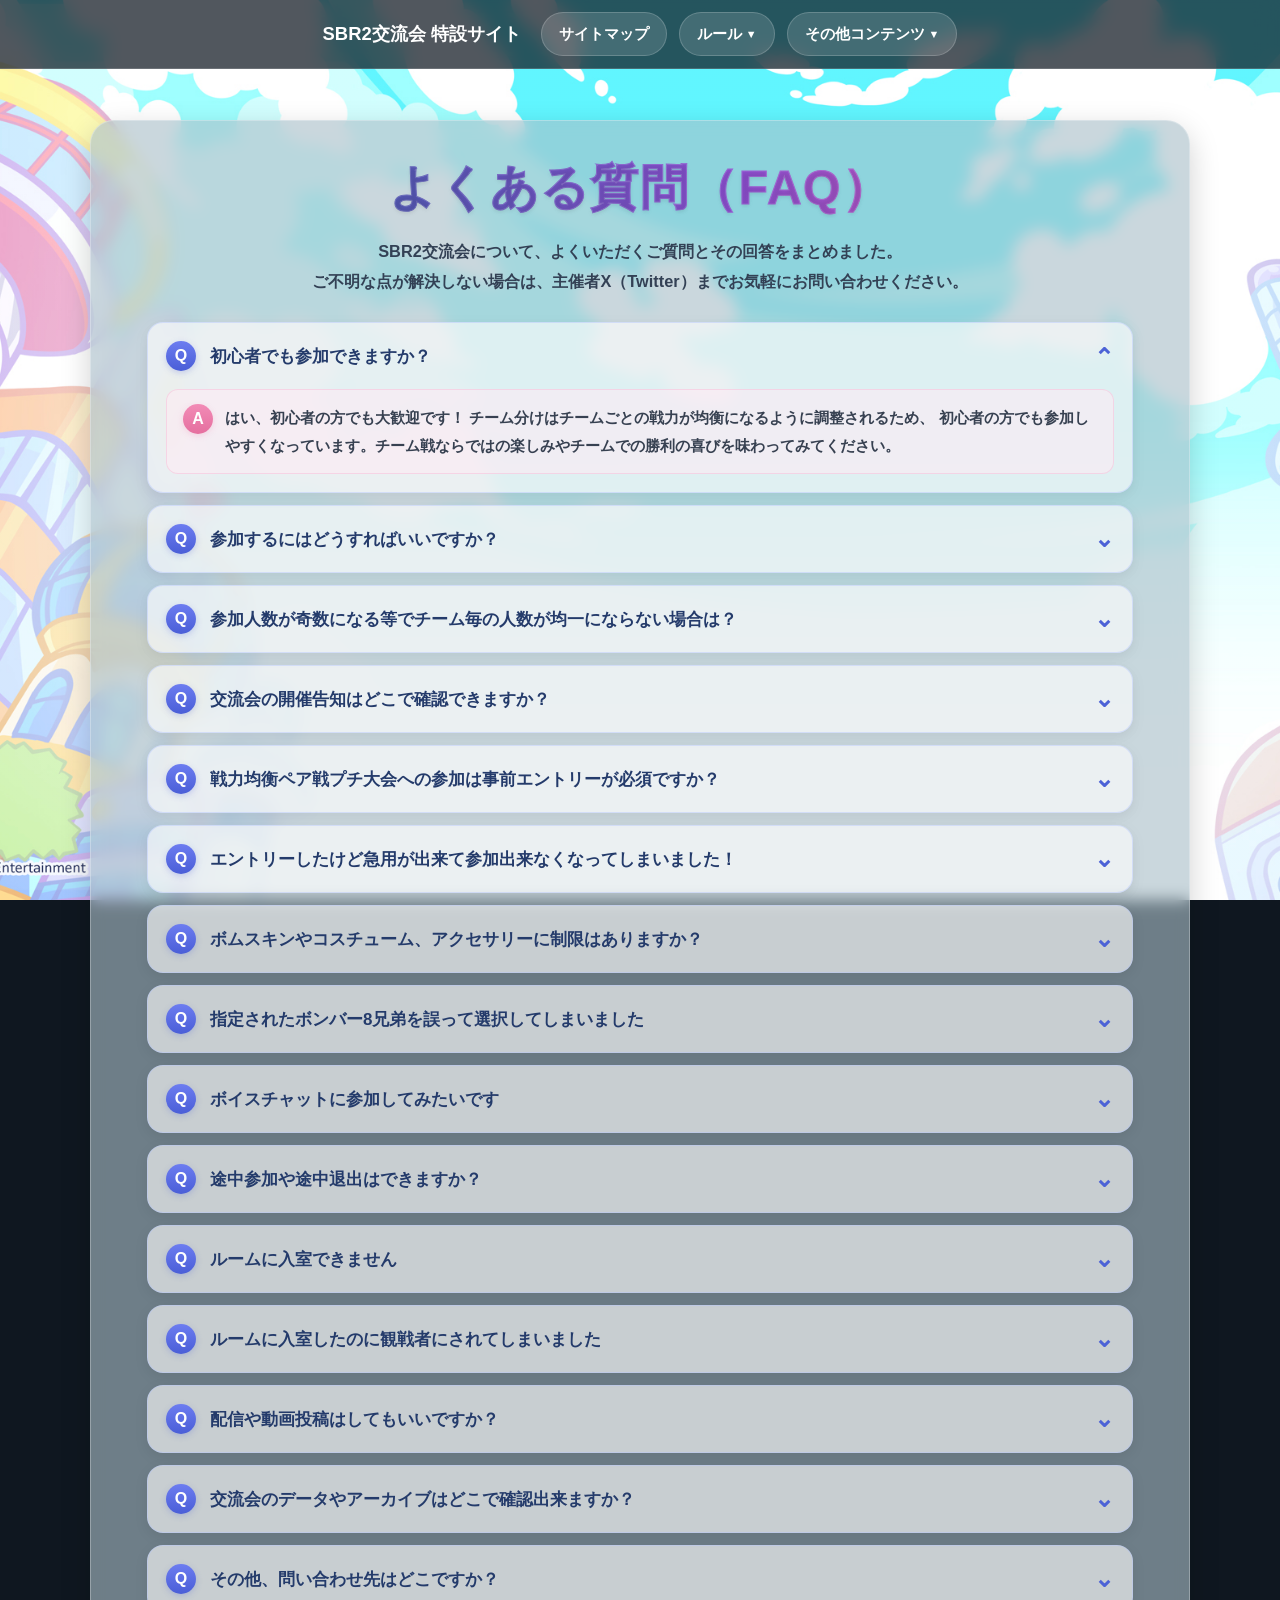
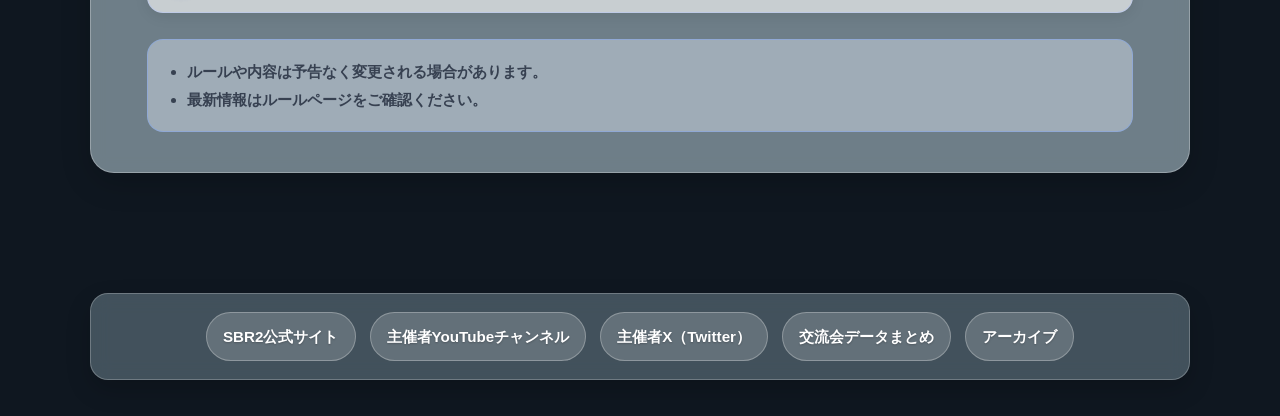
<file: faq.html>
<!DOCTYPE html>
<html lang="ja">

<head>
    <meta charset="UTF-8">
    <meta name="viewport" content="width=device-width, initial-scale=1.0">
    <title>よくある質問（FAQ） | SBR2交流会 特設サイト</title>
    <meta name="description" content="SBR2交流会に関するよくある質問と回答をまとめたFAQページです。">
    <link rel="stylesheet" href="style.css">
</head>

<body>
    <!-- 背景固定レイヤー -->
    <div class="background-layer"></div>

    <!-- 全体ラッパー -->
    <div class="site-wrapper">

        <!-- ヘッダー -->
        <header class="site-header">
            <div class="header-inner header-inner-menu">
                <div class="site-logo">
                    <a href="index.html">SBR2交流会 特設サイト</a>
                </div>
        
                <nav class="header-nav header-menu-nav" aria-label="ヘッダーナビゲーション">
                    <ul class="header-nav-list header-menu-list">
                        <li><a href="sitemap.html">サイトマップ</a></li>
        
                        <li class="header-menu-item">
                            <details class="header-dropdown">
                                <summary>ルール</summary>
                                <div class="header-dropdown-panel">
                                    <a href="rule.html">交流会ルール</a>
                                    <a href="pair.html">戦力均衡ペア戦プチ大会ルール</a>
                                </div>
                            </details>
                        </li>
        
                        <li class="header-menu-item">
                            <details class="header-dropdown">
                                <summary>その他コンテンツ</summary>
                                <div class="header-dropdown-panel">
                                    <a href="devotedmember.html">常連名簿</a>
                                    <a href="combo.html">誘爆技講座</a>
                                    <a href="fgplay.html">名場面・珍場面集</a>
                                    <a href="faq.html">よくある質問 FAQ</a>
                                    <a href="search.html">ページ内検索</a>
                                    <a href="event.html">大会・イベント情報</a>
                                    <a href="feedback.html">参加者インタビュー</a>
                                    <a href="glossary.html">用語集</a>
                                </div>
                            </details>
                        </li>
                    </ul>
                </nav>
            </div>
        </header>

        <!-- メイン -->
        <main class="main-content faq-main">

            <section class="faq-section">
                <div class="content-box faq-box">
                    <h1 class="section-title faq-title">よくある質問（FAQ）</h1>

                    <p class="faq-lead">
                        SBR2交流会について、よくいただくご質問とその回答をまとめました。<br>
                        ご不明な点が解決しない場合は、主催者X（Twitter）までお気軽にお問い合わせください。
                    </p>

                    <div class="faq-list">
                        <details class="faq-item" open>
                            <summary class="faq-question">
                                <span class="faq-q-badge">Q</span>
                                <span class="faq-question-text">初心者でも参加できますか？</span>
                            </summary>
                            <div class="faq-answer-wrap">
                                <div class="faq-answer">
                                    <span class="faq-a-badge">A</span>
                                    <p>
                                        はい、初心者の方でも大歓迎です！
                                        チーム分けはチームごとの戦力が均衡になるように調整されるため、
                                        初心者の方でも参加しやすくなっています。チーム戦ならではの楽しみやチームでの勝利の喜びを味わってみてください。
                                    </p>
                                </div>
                            </div>
                        </details>

                        <details class="faq-item">
                            <summary class="faq-question">
                                <span class="faq-q-badge">Q</span>
                                <span class="faq-question-text">参加するにはどうすればいいですか？</span>
                            </summary>
                            <div class="faq-answer-wrap">
                                <div class="faq-answer">
                                    <span class="faq-a-badge">A</span>
                                    <p>
                                        告知している日時に主催者のYouTubeチャンネルにてライブ配信を行っているのでそちらからご参加ください。
                                        詳しい参加方法は「交流会ルール」ページに掲載されています。
                                        そのページに掲載されている開催告知について言及している部分も合わせてご確認ください。
                                    </p>
                                </div>
                            </div>
                        </details>

                        <details class="faq-item">
                            <summary class="faq-question">
                                <span class="faq-q-badge">Q</span>
                                <span class="faq-question-text">参加人数が奇数になる等でチーム毎の人数が均一にならない場合は？</span>
                            </summary>
                            <div class="faq-answer-wrap">
                                <div class="faq-answer">
                                    <span class="faq-a-badge">A</span>
                                    <p>
                                        参加人数の関係でチーム人数に差が出る場合がありますが臨機応変にチーム分けをしていきますので問題ありません。
                                        お気になさらずご参加ください。
                                    </p>
                                </div>
                            </div>
                        </details>

                        <details class="faq-item">
                            <summary class="faq-question">
                                <span class="faq-q-badge">Q</span>
                                <span class="faq-question-text">交流会の開催告知はどこで確認できますか？</span>
                            </summary>
                            <div class="faq-answer-wrap">
                                <div class="faq-answer">
                                    <span class="faq-a-badge">A</span>
                                    <p>
                                        開催日は日時が決定次第SNSにて告知されます。フッターにある主催者X（Twitter）のリンクや
                                        交流会データまとめのスプレッドシートの大会・イベント情報タブにてご確認してみてください。
                                        YouTubeの交流会配信概要欄に記載している、Discordサーバーでも告知をしています。
                                    </p>
                                </div>
                            </div>
                        </details>

                        <details class="faq-item">
                            <summary class="faq-question">
                                <span class="faq-q-badge">Q</span>
                                <span class="faq-question-text">戦力均衡ペア戦プチ大会への参加は事前エントリーが必須ですか？</span>
                            </summary>
                            <div class="faq-answer-wrap">
                                <div class="faq-answer">
                                    <span class="faq-a-badge">A</span>
                                    <p>
                                        事前エントリーは2026/06/05現在、特にフォーム等を設けているわけではありませんので、
                                        ペア戦プチ大会への参加の際はライブ配信開始の30分間(大抵は14:00～14:30)にルームへ入室していただければ大丈夫です。
                                    </p>
                                </div>
                            </div>
                        </details>

                        <details class="faq-item">
                            <summary class="faq-question">
                                <span class="faq-q-badge">Q</span>
                                <span class="faq-question-text">エントリーしたけど急用が出来て参加出来なくなってしまいました！</span>
                            </summary>
                            <div class="faq-answer-wrap">
                                <div class="faq-answer">
                                    <span class="faq-a-badge">A</span>
                                    <p>
                                        ライブ配信開始から30分間経過するまではペアが決定しませんのでそれまでは入退室自由です。
                                        大会開始後にどうしても抜けなければいけなくなってしまっても問題ありません。リアルの用事を優先してください。
                                        その場合配信主がどうにかします。
                                    </p>
                                </div>
                            </div>
                        </details>

                        <details class="faq-item">
                            <summary class="faq-question">
                                <span class="faq-q-badge">Q</span>
                                <span class="faq-question-text">ボムスキンやコスチューム、アクセサリーに制限はありますか？</span>
                            </summary>
                            <div class="faq-answer-wrap">
                                <div class="faq-answer">
                                    <span class="faq-a-badge">A</span>
                                    <p>
                                        ボムスキン・コスチューム・アクセサリーには制限はございません。
                                        しかし、アクセサリーの一部(シルクハットの黒・白・黄)    は味方から色を間違えられ
                                        攻撃されてしまうというおそれがあるため控えていただくのが良いかと思われます。
                                    </p>
                                </div>
                            </div>
                        </details>

                        <details class="faq-item">
                            <summary class="faq-question">
                                <span class="faq-q-badge">Q</span>
                                <span class="faq-question-text">指定されたボンバー8兄弟を誤って選択してしまいました</span>
                            </summary>
                            <div class="faq-answer-wrap">
                                <div class="faq-answer">
                                    <span class="faq-a-badge">A</span>
                                    <p>
                                        配信主や常連の参加者の方々も極稀に起こしてしまうミスです。
                                        選出された色によってそのまま続けるかセット開始直後にすぐにルームに戻るのをお願いするかは
                                        臨機応変に判断します。次回からお気を付けください。
                                    </p>
                                </div>
                            </div>
                        </details>

                        <details class="faq-item">
                            <summary class="faq-question">
                                <span class="faq-q-badge">Q</span>
                                <span class="faq-question-text">ボイスチャットに参加してみたいです</span>
                            </summary>
                            <div class="faq-answer-wrap">
                                <div class="faq-answer">
                                    <span class="faq-a-badge">A</span>
                                    <p>
                                        YouTubeの交流会配信概要欄に記載している、Discordサーバーへ参加していただくと
                                        ボイスチャットが可能です。
                                    </p>
                                </div>
                            </div>
                        </details>

                        <details class="faq-item">
                            <summary class="faq-question">
                                <span class="faq-q-badge">Q</span>
                                <span class="faq-question-text">途中参加や途中退出はできますか？</span>
                            </summary>
                            <div class="faq-answer-wrap">
                                <div class="faq-answer">
                                    <span class="faq-a-badge">A</span>
                                    <p>
                                        参加、退室のタイミングは自由です。ルーム入室する際にYouTubeのチャットコメントが無い場合は
                                        交流会ルールページにも記載している通り、確認を取りますので指定されたゲーム内吹き出しセリフを返してください。
                                    </p>
                                </div>
                            </div>
                        </details>

                        <details class="faq-item">
                            <summary class="faq-question">
                                <span class="faq-q-badge">Q</span>
                                <span class="faq-question-text">ルームに入室できません</span>
                            </summary>
                            <div class="faq-answer-wrap">
                                <div class="faq-answer">
                                    <span class="faq-a-badge">A</span>
                                    <p>
                                        <s>開発元がバグ潰しもせずエアメンテしかしないため</s>たまに発生する、ルームへの入室が不可能となってしまうバグが起こっている可能性があります。
                                        チャットコメントをいただければお部屋を建て直しますのでお知らせください。
                                    </p>
                                </div>
                            </div>
                        </details>

                        <details class="faq-item">
                            <summary class="faq-question">
                                <span class="faq-q-badge">Q</span>
                                <span class="faq-question-text">ルームに入室したのに観戦者にされてしまいました</span>
                            </summary>
                            <div class="faq-answer-wrap">
                                <div class="faq-answer">
                                    <span class="faq-a-badge">A</span>
                                    <p>
                                        YouTubeのチャットコメントが無い方には配信の画面を見ているかどうかと
                                        前述の質問の回答の通りゲーム内での吹き出しセリフの確認をお願いしています。
                                        その確認が取れなかった場合は観戦者とさせていただいています。
                                        チーム戦というルール上、個人戦ではありませんのでこれだけは最低限ご協力ください。
                                    </p>
                                </div>
                            </div>
                        </details>

                        <details class="faq-item">
                            <summary class="faq-question">
                                <span class="faq-q-badge">Q</span>
                                <span class="faq-question-text">配信や動画投稿はしてもいいですか？</span>
                            </summary>
                            <div class="faq-answer-wrap">
                                <div class="faq-answer">
                                    <span class="faq-a-badge">A</span>
                                    <p>
                                        自分視点で配信をするのも切り抜き動画を作成するのも自由です。
                                        公序良俗に反しないようにだけご配慮ください。
                                    </p>
                                </div>
                            </div>
                        </details>

                        <details class="faq-item">
                            <summary class="faq-question">
                                <span class="faq-q-badge">Q</span>
                                <span class="faq-question-text">交流会のデータやアーカイブはどこで確認出来ますか？</span>
                            </summary>
                            <div class="faq-answer-wrap">
                                <div class="faq-answer">
                                    <span class="faq-a-badge">A</span>
                                    <p>
                                        フッターにある「データまとめ」や「アーカイブ」のリンクから確認することが出来ます。
                                        
                                    </p>
                                </div>
                            </div>
                        </details>

                        <details class="faq-item">
                            <summary class="faq-question">
                                <span class="faq-q-badge">Q</span>
                                <span class="faq-question-text">その他、問い合わせ先はどこですか？</span>
                            </summary>
                            <div class="faq-answer-wrap">
                                <div class="faq-answer">
                                    <span class="faq-a-badge">A</span>
                                    <p>
                                        主催者へX（Twitter）やDiscordのDMにてお問い合わせください。リンクはフッターにございます。
                                    </p>
                                </div>
                            </div>
                        </details>
                    </div>

                    <div class="faq-note-box">
                        <ul class="faq-note-list">
                            <li>ルールや内容は予告なく変更される場合があります。</li>
                            <li>最新情報はルールページをご確認ください。</li>
                        </ul>
                    </div>
                </div>
            </section>

        </main>

        <!-- フッター -->
        <footer class="site-footer">
            <div class="footer-inner">
                <div class="footer-links">
                    <a href="https://www.konami.com/games/bomberman/r2/jp/ja/" class="footer-link" target="_blank">SBR2公式サイト</a>
                    <a href="https://www.youtube.com/user/GuystMarnonce" class="footer-link" target="_blank">主催者YouTubeチャンネル</a>
                    <a href="https://x.com/Guyst_Marnonce" class="footer-link" target="_blank">主催者X（Twitter）</a>
                    <a href="https://docs.google.com/spreadsheets/d/1me0O5U3mfCUWeh6bFiSn7yxI5rq0dbSLIO38nxFjFEs/edit?usp=sharing"
                        class="footer-link" target="_blank">交流会データまとめ</a>
                    <a href="https://www.youtube.com/playlist?list=PL0i5qplbMVFnaj_45A642adiddO8tWUbD" class="footer-link"
                        target="_blank">アーカイブ</a>
                </div>
            </div>
        </footer>

    </div>

    <script>
        const headerDropdowns = document.querySelectorAll('.header-dropdown');

        headerDropdowns.forEach((dropdown) => {
            dropdown.addEventListener('toggle', () => {
                if (!dropdown.open) return;

                headerDropdowns.forEach((otherDropdown) => {
                    if (otherDropdown !== dropdown) {
                        otherDropdown.open = false;
                    }
                });
            });
        });

        document.addEventListener('pointerdown', (event) => {
            const clickedInsideDropdown = event.target.closest('.header-dropdown');

            if (clickedInsideDropdown) {
                return;
            }

            headerDropdowns.forEach((dropdown) => {
                dropdown.open = false;
            });
        }, true);
    </script>

</body>

</html>
</file>
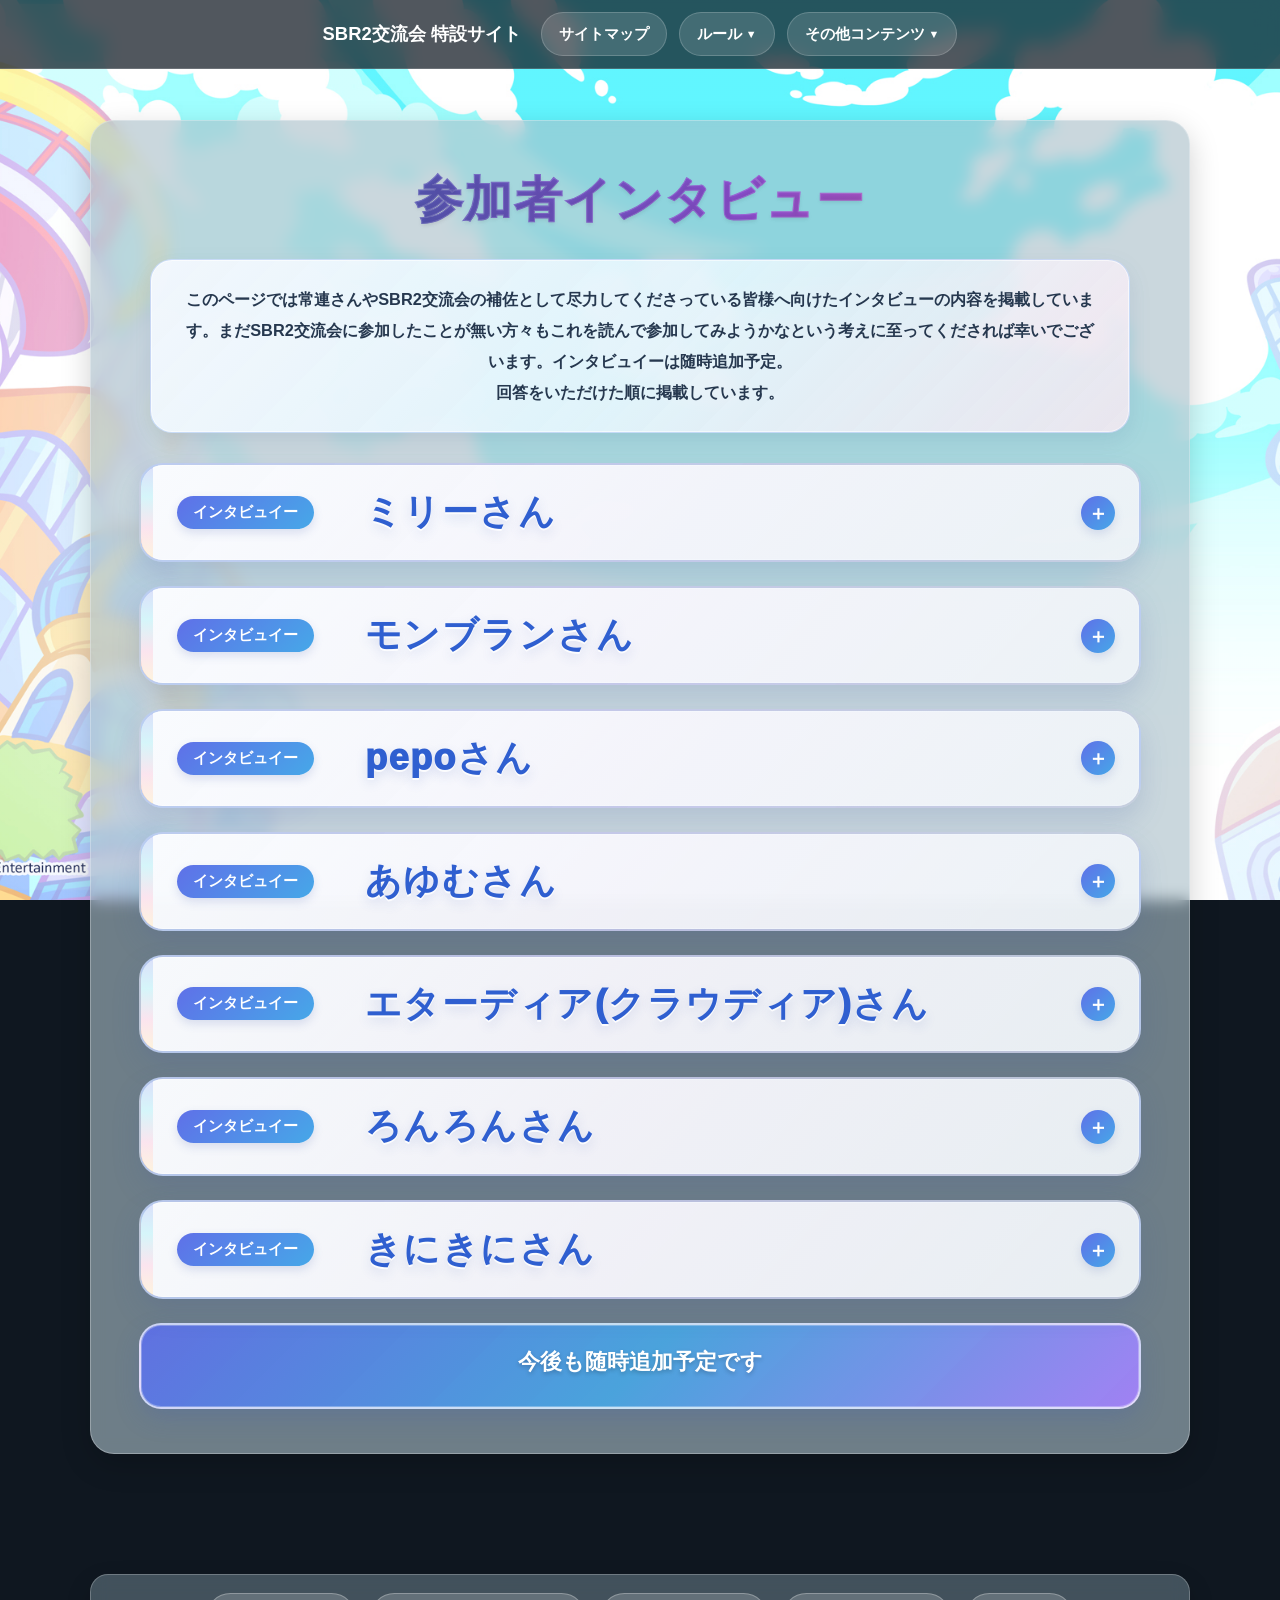
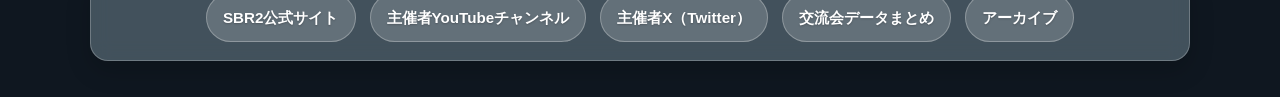
<file: feedback.html>
<!DOCTYPE html>
<html lang="ja">

<head>
    <meta charset="UTF-8">
    <meta name="viewport" content="width=device-width, initial-scale=1.0">
    <title>参加者インタビュー | SBR2交流会 特設サイト</title>
    <meta name="description" content="SBR2交流会の参加者や補佐として尽力してくださっている方々へのインタビューページです。">
    <link rel="stylesheet" href="style.css">
</head>

<body>
    <!-- 背景固定レイヤー -->
    <div class="background-layer"></div>

    <!-- 全体ラッパー -->
    <div class="site-wrapper">

        <!-- ヘッダー -->
        <header class="site-header">
            <div class="header-inner header-inner-menu">
                <div class="site-logo">
                    <a href="index.html">SBR2交流会 特設サイト</a>
                </div>

                <nav class="header-nav header-menu-nav" aria-label="ヘッダーナビゲーション">
                    <ul class="header-nav-list header-menu-list">
                        <li><a href="sitemap.html">サイトマップ</a></li>

                        <li class="header-menu-item">
                            <details class="header-dropdown">
                                <summary>ルール</summary>
                                <div class="header-dropdown-panel">
                                    <a href="rule.html">交流会ルール</a>
                                    <a href="pair.html">戦力均衡ペア戦プチ大会ルール</a>
                                </div>
                            </details>
                        </li>

                        <li class="header-menu-item">
                            <details class="header-dropdown">
                                <summary>その他コンテンツ</summary>
                                <div class="header-dropdown-panel">
                                    <a href="devotedmember.html">常連名簿</a>
                                    <a href="combo.html">誘爆技講座</a>
                                    <a href="fgplay.html">名場面・珍場面集</a>
                                    <a href="faq.html">よくある質問 FAQ</a>
                                    <a href="search.html">ページ内検索</a>
                                    <a href="event.html">大会・イベント情報</a>
                                    <a href="feedback.html">参加者インタビュー</a>
                                    <a href="glossary.html">用語集</a>
                                </div>
                            </details>
                        </li>
                    </ul>
                </nav>
            </div>
        </header>

        <!-- メイン -->
        <main class="main-content feedback-main">
            <section class="feedback-section">
                <div class="content-box feedback-box">

                    <h1 class="section-title feedback-title">参加者インタビュー</h1>

                    <div class="feedback-lead-box">
                        <p class="feedback-lead-text">
                            このページでは常連さんやSBR2交流会の補佐として尽力してくださっている皆様へ向けたインタビューの内容を掲載しています。まだSBR2交流会に参加したことが無い方々もこれを読んで参加してみようかなという考えに至ってくだされば幸いでございます。インタビュイーは随時追加予定。<br />
                            回答をいただけた順に掲載しています。
                        </p>
                    </div>

                    <div class="feedback-interview-list">

                        <details class="feedback-interview-details">
                            <summary class="feedback-interview-summary">
                                <span class="feedback-summary-label">インタビュイー</span>
                                <span class="feedback-summary-name">ミリーさん</span>
                            </summary>

                            <article class="feedback-interview-card" id="feedback-interview-001">
                                <div class="feedback-qa-list">

                                    <section class="feedback-qa-item">
                                        <h3 class="feedback-question">
                                            <span class="feedback-question-number">Q1</span>
                                            <span class="feedback-question-text">まずは自己紹介をお願いします。</span>
                                        </h3>
                                        <p class="feedback-answer">
                                            <span class="feedback-answer-label">A1</span>
                                            <span class="feedback-answer-text">ミリーです！緑ボン使いです！</span>
                                        </p>
                                    </section>

                                    <section class="feedback-qa-item">
                                        <h3 class="feedback-question">
                                            <span class="feedback-question-number">Q2</span>
                                            <span class="feedback-question-text">SBR2交流会に参加したきっかけを教えてください。</span>
                                        </h3>
                                        <p class="feedback-answer">
                                            <span class="feedback-answer-label">A2</span>
                                            <span
                                                class="feedback-answer-text">交流会はずっとこっそり視聴してましたが、自分の誕生日の時にテンション上がってて勢いで初参加しました！</span>
                                        </p>
                                    </section>

                                    <section class="feedback-qa-item">
                                        <h3 class="feedback-question">
                                            <span class="feedback-question-number">Q3</span>
                                            <span class="feedback-question-text">初めて参加したときの印象はどうでしたか？</span>
                                        </h3>
                                        <p class="feedback-answer">
                                            <span class="feedback-answer-label">A3</span>
                                            <span class="feedback-answer-text">すごく賑やかで配信者様方のお話が楽しかったです！</span>
                                        </p>
                                    </section>

                                    <section class="feedback-qa-item">
                                        <h3 class="feedback-question">
                                            <span class="feedback-question-number">Q4</span>
                                            <span class="feedback-question-text">自分のプレイスタイルを一言で表すと？</span>
                                        </h3>
                                        <p class="feedback-answer">
                                            <span class="feedback-answer-label">A4</span>
                                            <span
                                                class="feedback-answer-text">普段は配信者様に名前を呼ばれるために生存重視ですが、チーム戦では特攻してる気がします！</span>
                                        </p>
                                    </section>

                                    <section class="feedback-qa-item">
                                        <h3 class="feedback-question">
                                            <span class="feedback-question-number">Q5</span>
                                            <span class="feedback-question-text">交流会で好きなところはどこですか？</span>
                                        </h3>
                                        <p class="feedback-answer">
                                            <span class="feedback-answer-label">A5</span>
                                            <span class="feedback-answer-text">チーム戦に参加できる機会がなかなかないのですごく助かってます！</span>
                                        </p>
                                    </section>

                                    <section class="feedback-qa-item">
                                        <h3 class="feedback-question">
                                            <span class="feedback-question-number">Q6</span>
                                            <span
                                                class="feedback-question-text">毎セットチームが変わるランダムチーム戦について、どう感じていますか？</span>
                                        </h3>
                                        <p class="feedback-answer">
                                            <span class="feedback-answer-label">A6</span>
                                            <span class="feedback-answer-text">色んな方とチームが組めて嬉しいです！特にペア戦が好きです！</span>
                                        </p>
                                    </section>

                                    <section class="feedback-qa-item">
                                        <h3 class="feedback-question">
                                            <span class="feedback-question-number">Q7</span>
                                            <span class="feedback-question-text">交流会で印象に残っている名場面・珍場面はありますか？</span>
                                        </h3>
                                        <p class="feedback-answer">
                                            <span class="feedback-answer-label">A7</span>
                                            <span class="feedback-answer-text">いつも何か起こるので悩ましいです…！</span>
                                        </p>
                                    </section>

                                    <section class="feedback-qa-item">
                                        <h3 class="feedback-question">
                                            <span class="feedback-question-number">Q8</span>
                                            <span class="feedback-question-text">好きな名言・迷言、または用語集入りしてほしい言葉はありますか？</span>
                                        </h3>
                                        <p class="feedback-answer">
                                            <span class="feedback-answer-label">A8</span>
                                            <span
                                                class="feedback-answer-text">語呂がとかではないですが、断食ボンバーが配信者様と99先出来るので大好きです！ごはんたべなさい！</span>
                                        </p>
                                    </section>

                                    <section class="feedback-qa-item">
                                        <h3 class="feedback-question">
                                            <span class="feedback-question-number">Q9</span>
                                            <span class="feedback-question-text">長時間配信になりがちな交流会について、正直どう思っていますか？</span>
                                        </h3>
                                        <p class="feedback-answer">
                                            <span class="feedback-answer-label">A9</span>
                                            <span
                                                class="feedback-answer-text">長時間は配信者様のお身体が心配ですが、どの時間でも参加出来るのが助かります！</span>
                                        </p>
                                    </section>

                                    <section class="feedback-qa-item">
                                        <h3 class="feedback-question">
                                            <span class="feedback-question-number">Q10</span>
                                            <span class="feedback-question-text">これから参加してみたい人へ一言お願いします。</span>
                                        </h3>
                                        <p class="feedback-answer">
                                            <span class="feedback-answer-label">A10</span>
                                            <span class="feedback-answer-text">初めは緊張するかもしれないですが、プレッシャーなく楽しめます！</span>
                                        </p>
                                    </section>

                                    <section class="feedback-qa-item feedback-qa-final">
                                        <h3 class="feedback-question">
                                            <span class="feedback-question-number">Q11</span>
                                            <span class="feedback-question-text">最後に、あなたにとってSBR2交流会とは？</span>
                                        </h3>
                                        <p class="feedback-answer">
                                            <span class="feedback-answer-label">A11</span>
                                            <span
                                                class="feedback-answer-text">いつも楽しませていただいており、かけがえのないボンバーマン配信です！これからもよろしくお願いします！</span>
                                        </p>
                                    </section>

                                </div>
                            </article>
                        </details>


                        <details class="feedback-interview-details">
                            <summary class="feedback-interview-summary">
                                <span class="feedback-summary-label">インタビュイー</span>
                                <span class="feedback-summary-name">モンブランさん</span>
                            </summary>

                            <article class="feedback-interview-card" id="feedback-interview-002">
                                <div class="feedback-qa-list">

                                    <section class="feedback-qa-item">
                                        <h3 class="feedback-question">
                                            <span class="feedback-question-number">Q1</span>
                                            <span class="feedback-question-text">まずは自己紹介をお願いします。</span>
                                        </h3>
                                        <p class="feedback-answer">
                                            <span class="feedback-answer-label">A1</span>
                                            <span
                                                class="feedback-answer-text">モンブランです🌰　過去作はFCボンバーマン、スパボン１～５、爆ボン１～２、BO（ハドキン・BOJ含む）、R、SBROをやっていました</span>
                                        </p>
                                    </section>

                                    <section class="feedback-qa-item">
                                        <h3 class="feedback-question">
                                            <span class="feedback-question-number">Q2</span>
                                            <span class="feedback-question-text">SBR2交流会に参加したきっかけを教えてください。</span>
                                        </h3>
                                        <p class="feedback-answer">
                                            <span class="feedback-answer-label">A2</span>
                                            <span class="feedback-answer-text">がいあっとさん、きにきにさんがVCしながら楽しそうにプレイしていた為</span>
                                        </p>
                                    </section>

                                    <section class="feedback-qa-item">
                                        <h3 class="feedback-question">
                                            <span class="feedback-question-number">Q3</span>
                                            <span class="feedback-question-text">初めて参加したときの印象はどうでしたか？</span>
                                        </h3>
                                        <p class="feedback-answer">
                                            <span class="feedback-answer-label">A3</span>
                                            <span class="feedback-answer-text">普段のタイマンと違った遊び方が出来て面白かった🐷</span>
                                        </p>
                                    </section>

                                    <section class="feedback-qa-item">
                                        <h3 class="feedback-question">
                                            <span class="feedback-question-number">Q4</span>
                                            <span class="feedback-question-text">自分のプレイスタイルを一言で表すと？</span>
                                        </h3>
                                        <p class="feedback-answer">
                                            <span class="feedback-answer-label">A4</span>
                                            <span class="feedback-answer-text">DQ先生リスペクトスタイル</span>
                                        </p>
                                    </section>

                                    <section class="feedback-qa-item">
                                        <h3 class="feedback-question">
                                            <span class="feedback-question-number">Q5</span>
                                            <span class="feedback-question-text">交流会で好きなところはどこですか？</span>
                                        </h3>
                                        <p class="feedback-answer">
                                            <span class="feedback-answer-label">A5</span>
                                            <span class="feedback-answer-text">実力差関係なく楽しめるところ</span>
                                        </p>
                                    </section>

                                    <section class="feedback-qa-item">
                                        <h3 class="feedback-question">
                                            <span class="feedback-question-number">Q6</span>
                                            <span
                                                class="feedback-question-text">毎セットチームが変わるランダムチーム戦について、どう感じていますか？</span>
                                        </h3>
                                        <p class="feedback-answer">
                                            <span class="feedback-answer-label">A6</span>
                                            <span
                                                class="feedback-answer-text">色んな人のプレイスタイルを見ながら攻め方を考えられるという観点ではとても良いと思います</span>
                                        </p>
                                    </section>

                                    <section class="feedback-qa-item">
                                        <h3 class="feedback-question">
                                            <span class="feedback-question-number">Q7</span>
                                            <span class="feedback-question-text">交流会で印象に残っている名場面・珍場面はありますか？</span>
                                        </h3>
                                        <p class="feedback-answer">
                                            <span class="feedback-answer-label">A7</span>
                                            <span class="feedback-answer-text">中・大部屋でのサド最終局面までもつれこんだ試合</span>
                                        </p>
                                    </section>

                                    <section class="feedback-qa-item">
                                        <h3 class="feedback-question">
                                            <span class="feedback-question-number">Q8</span>
                                            <span class="feedback-question-text">好きな名言・迷言、または用語集入りしてほしい言葉はありますか？</span>
                                        </h3>
                                        <p class="feedback-answer">
                                            <span class="feedback-answer-label">A8</span>
                                            <span class="feedback-answer-text">秋葉原の焼きチーズ？カレー🍛（めちゃくちゃ美味しそう！）</span>
                                        </p>
                                    </section>

                                    <section class="feedback-qa-item">
                                        <h3 class="feedback-question">
                                            <span class="feedback-question-number">Q9</span>
                                            <span class="feedback-question-text">長時間配信になりがちな交流会について、正直どう思っていますか？</span>
                                        </h3>
                                        <p class="feedback-answer">
                                            <span class="feedback-answer-label">A9</span>
                                            <span class="feedback-answer-text">よく体力もつなと毎回感心してます(笑)</span>
                                        </p>
                                    </section>

                                    <section class="feedback-qa-item">
                                        <h3 class="feedback-question">
                                            <span class="feedback-question-number">Q10</span>
                                            <span class="feedback-question-text">これから参加してみたい人へ一言お願いします。</span>
                                        </h3>
                                        <p class="feedback-answer">
                                            <span class="feedback-answer-label">A10</span>
                                            <span class="feedback-answer-text">勝ち負け関係なく気軽に楽しんで欲しいと思います🐷</span>
                                        </p>
                                    </section>

                                    <section class="feedback-qa-item feedback-qa-final">
                                        <h3 class="feedback-question">
                                            <span class="feedback-question-number">Q11</span>
                                            <span class="feedback-question-text">最後に、あなたにとってSBR2交流会とは？</span>
                                        </h3>
                                        <p class="feedback-answer">
                                            <span class="feedback-answer-label">A11</span>
                                            <span class="feedback-answer-text">色んな人と対戦・交流できる場所💣</span>
                                        </p>
                                    </section>

                                </div>
                            </article>
                        </details>


                        <details class="feedback-interview-details">
                            <summary class="feedback-interview-summary">
                                <span class="feedback-summary-label">インタビュイー</span>
                                <span class="feedback-summary-name">pepoさん</span>
                            </summary>

                            <article class="feedback-interview-card" id="feedback-interview-003">
                                <div class="feedback-qa-list">

                                    <section class="feedback-qa-item">
                                        <h3 class="feedback-question">
                                            <span class="feedback-question-number">Q1</span>
                                            <span class="feedback-question-text">まずは自己紹介をお願いします。</span>
                                        </h3>
                                        <p class="feedback-answer">
                                            <span class="feedback-answer-label">A1</span>
                                            <span
                                                class="feedback-answer-text">pepoと言います。SBRはやってなかったんですが、SBRO及び、昔のボンバーマンオンラインはやってました！（自分のHNすら覚えてないですが・・）<br>最近はそこまで遊ぶ頻度は高くないですけど、SBR2交流会には積極的に参加してます！</span>
                                        </p>
                                    </section>

                                    <section class="feedback-qa-item">
                                        <h3 class="feedback-question">
                                            <span class="feedback-question-number">Q2</span>
                                            <span class="feedback-question-text">SBR2交流会に参加したきっかけを教えてください。</span>
                                        </h3>
                                        <p class="feedback-answer">
                                            <span class="feedback-answer-label">A2</span>
                                            <span
                                                class="feedback-answer-text">SBRO時代にはじめてボンバーマンのチーム戦というものをやり、その面白さに気付きました。<br>SBR2でもチーム戦がやりたかったので参加させてもらいました。</span>
                                        </p>
                                    </section>

                                    <section class="feedback-qa-item">
                                        <h3 class="feedback-question">
                                            <span class="feedback-question-number">Q3</span>
                                            <span class="feedback-question-text">初めて参加したときの印象はどうでしたか？</span>
                                        </h3>
                                        <p class="feedback-answer">
                                            <span class="feedback-answer-label">A3</span>
                                            <span
                                                class="feedback-answer-text">昔のことで覚えてないですけど、みんなが楽しそうにプレイしていたからこそ参加したいと思ったんだと思います！</span>
                                        </p>
                                    </section>

                                    <section class="feedback-qa-item">
                                        <h3 class="feedback-question">
                                            <span class="feedback-question-number">Q4</span>
                                            <span class="feedback-question-text">自分のプレイスタイルを一言で表すと？</span>
                                        </h3>
                                        <p class="feedback-answer">
                                            <span class="feedback-answer-label">A4</span>
                                            <span class="feedback-answer-text">部屋のサイズと状況によるけど、縦横蹴りやりまくって何とか刺され戦法</span>
                                        </p>
                                    </section>

                                    <section class="feedback-qa-item">
                                        <h3 class="feedback-question">
                                            <span class="feedback-question-number">Q5</span>
                                            <span class="feedback-question-text">交流会で好きなところはどこですか？</span>
                                        </h3>
                                        <p class="feedback-answer">
                                            <span class="feedback-answer-label">A5</span>
                                            <span class="feedback-answer-text">自分の緑ボン率が何故か高いところ</span>
                                        </p>
                                    </section>

                                    <section class="feedback-qa-item">
                                        <h3 class="feedback-question">
                                            <span class="feedback-question-number">Q6</span>
                                            <span
                                                class="feedback-question-text">毎セットチームが変わるランダムチーム戦について、どう感じていますか？</span>
                                        </h3>
                                        <p class="feedback-answer">
                                            <span class="feedback-answer-label">A6</span>
                                            <span class="feedback-answer-text">色んな人と一緒に戦えるので良いと思います！</span>
                                        </p>
                                    </section>

                                    <section class="feedback-qa-item">
                                        <h3 class="feedback-question">
                                            <span class="feedback-question-number">Q7</span>
                                            <span class="feedback-question-text">交流会で印象に残っている名場面・珍場面はありますか？</span>
                                        </h3>
                                        <p class="feedback-answer">
                                            <span class="feedback-answer-label">A7</span>
                                            <span
                                                class="feedback-answer-text">あゆむさんが作ったボンバーマン高難易度技ランキングみたいな動画があって、<br>あゆむさんが「2位の技が一番難しい」って言った時に、きにきにさんが「じゃあ1位じゃないんですか」と滅茶苦茶的確なツッコミをしてて笑いました。それが個人的に好きな名場面（？）です</span>
                                        </p>
                                    </section>

                                    <section class="feedback-qa-item">
                                        <h3 class="feedback-question">
                                            <span class="feedback-question-number">Q8</span>
                                            <span class="feedback-question-text">好きな名言・迷言、または用語集入りしてほしい言葉はありますか？</span>
                                        </h3>
                                        <p class="feedback-answer">
                                            <span class="feedback-answer-label">A8</span>
                                            <span
                                                class="feedback-answer-text">やはりここはジョージ・カービーを推しておきます。野球全然分かんないですけど</span>
                                        </p>
                                    </section>

                                    <section class="feedback-qa-item">
                                        <h3 class="feedback-question">
                                            <span class="feedback-question-number">Q9</span>
                                            <span class="feedback-question-text">長時間配信になりがちな交流会について、正直どう思っていますか？</span>
                                        </h3>
                                        <p class="feedback-answer">
                                            <span class="feedback-answer-label">A9</span>
                                            <span
                                                class="feedback-answer-text">とてもありがたいです。<br>もう配信終わってるかなあって時でも、参加出来たりするので。</span>
                                        </p>
                                    </section>

                                    <section class="feedback-qa-item">
                                        <h3 class="feedback-question">
                                            <span class="feedback-question-number">Q10</span>
                                            <span class="feedback-question-text">これから参加してみたい人へ一言お願いします。</span>
                                        </h3>
                                        <p class="feedback-answer">
                                            <span class="feedback-answer-label">A10</span>
                                            <span
                                                class="feedback-answer-text">もしかしたらチーム戦だと迷惑かけてしまうかも。と思って参加を躊躇っている人がいるかもしれませんが、<br>みんな実力がどうだからどうとか気にせず楽しんでいるので大丈夫です。<br>なので、少しでも興味があれば是非参加してもらえればと思います！</span>
                                        </p>
                                    </section>

                                    <section class="feedback-qa-item feedback-qa-final">
                                        <h3 class="feedback-question">
                                            <span class="feedback-question-number">Q11</span>
                                            <span class="feedback-question-text">最後に、あなたにとってSBR2交流会とは？</span>
                                        </h3>
                                        <p class="feedback-answer">
                                            <span class="feedback-answer-label">A11</span>
                                            <span
                                                class="feedback-answer-text">ボンバーマンを遊びたいと思っている人同士が、実力を気にせず遊べる場所。</span>
                                        </p>
                                    </section>

                                </div>
                            </article>
                        </details>


                        <details class="feedback-interview-details">
                            <summary class="feedback-interview-summary">
                                <span class="feedback-summary-label">インタビュイー</span>
                                <span class="feedback-summary-name">あゆむさん</span>
                            </summary>

                            <article class="feedback-interview-card" id="feedback-interview-004">
                                <div class="feedback-qa-list">

                                    <section class="feedback-qa-item">
                                        <h3 class="feedback-question">
                                            <span class="feedback-question-number">Q1</span>
                                            <span class="feedback-question-text">まずは自己紹介をお願いします。</span>
                                        </h3>
                                        <p class="feedback-answer">
                                            <span class="feedback-answer-label">A1</span>
                                            <span
                                                class="feedback-answer-text">SBROから本格的に始めました。昔は誘爆マンだったけど、最近は包囲が好き。</span>
                                        </p>
                                    </section>

                                    <section class="feedback-qa-item">
                                        <h3 class="feedback-question">
                                            <span class="feedback-question-number">Q2</span>
                                            <span class="feedback-question-text">SBR2交流会に参加したきっかけを教えてください。</span>
                                        </h3>
                                        <p class="feedback-answer">
                                            <span class="feedback-answer-label">A2</span>
                                            <span class="feedback-answer-text">配信見つけたから。</span>
                                        </p>
                                    </section>

                                    <section class="feedback-qa-item">
                                        <h3 class="feedback-question">
                                            <span class="feedback-question-number">Q3</span>
                                            <span class="feedback-question-text">初めて参加したときの印象はどうでしたか？</span>
                                        </h3>
                                        <p class="feedback-answer">
                                            <span class="feedback-answer-label">A3</span>
                                            <span class="feedback-answer-text">沢山チーム戦できて楽しい。</span>
                                        </p>
                                    </section>

                                    <section class="feedback-qa-item">
                                        <h3 class="feedback-question">
                                            <span class="feedback-question-number">Q4</span>
                                            <span class="feedback-question-text">自分のプレイスタイルを一言で表すと？</span>
                                        </h3>
                                        <p class="feedback-answer">
                                            <span class="feedback-answer-label">A4</span>
                                            <span class="feedback-answer-text">誘爆包囲系</span>
                                        </p>
                                    </section>

                                    <section class="feedback-qa-item">
                                        <h3 class="feedback-question">
                                            <span class="feedback-question-number">Q5</span>
                                            <span class="feedback-question-text">交流会で好きなところはどこですか？</span>
                                        </h3>
                                        <p class="feedback-answer">
                                            <span class="feedback-answer-label">A5</span>
                                            <span class="feedback-answer-text">チーム戦たくさんできるところ。</span>
                                        </p>
                                    </section>

                                    <section class="feedback-qa-item">
                                        <h3 class="feedback-question">
                                            <span class="feedback-question-number">Q6</span>
                                            <span
                                                class="feedback-question-text">毎セットチームが変わるランダムチーム戦について、どう感じていますか？</span>
                                        </h3>
                                        <p class="feedback-answer">
                                            <span class="feedback-answer-label">A6</span>
                                            <span class="feedback-answer-text">偏りすぎ！</span>
                                        </p>
                                    </section>

                                    <section class="feedback-qa-item">
                                        <h3 class="feedback-question">
                                            <span class="feedback-question-number">Q7</span>
                                            <span class="feedback-question-text">交流会で印象に残っている名場面・珍場面はありますか？</span>
                                        </h3>
                                        <p class="feedback-answer">
                                            <span class="feedback-answer-label">A7</span>
                                            <span class="feedback-answer-text">たくさんあったと思うけど思い出せない。</span>
                                        </p>
                                    </section>

                                    <section class="feedback-qa-item">
                                        <h3 class="feedback-question">
                                            <span class="feedback-question-number">Q8</span>
                                            <span class="feedback-question-text">好きな名言・迷言、または用語集入りしてほしい言葉はありますか？</span>
                                        </h3>
                                        <p class="feedback-answer">
                                            <span class="feedback-answer-label">A8</span>
                                            <span class="feedback-answer-text">黃ボンより黄ボン（ビル）</span>
                                        </p>
                                    </section>

                                    <section class="feedback-qa-item">
                                        <h3 class="feedback-question">
                                            <span class="feedback-question-number">Q9</span>
                                            <span class="feedback-question-text">長時間配信になりがちな交流会について、正直どう思っていますか？</span>
                                        </h3>
                                        <p class="feedback-answer">
                                            <span class="feedback-answer-label">A9</span>
                                            <span class="feedback-answer-text">沢山遊べてうれしい。</span>
                                        </p>
                                    </section>

                                    <section class="feedback-qa-item">
                                        <h3 class="feedback-question">
                                            <span class="feedback-question-number">Q10</span>
                                            <span class="feedback-question-text">これから参加してみたい人へ一言お願いします。</span>
                                        </h3>
                                        <p class="feedback-answer">
                                            <span class="feedback-answer-label">A10</span>
                                            <span class="feedback-answer-text">ポイントゲッターは譲ります。</span>
                                        </p>
                                    </section>

                                    <section class="feedback-qa-item feedback-qa-final">
                                        <h3 class="feedback-question">
                                            <span class="feedback-question-number">Q11</span>
                                            <span class="feedback-question-text">最後に、あなたにとってSBR2交流会とは？</span>
                                        </h3>
                                        <p class="feedback-answer">
                                            <span class="feedback-answer-label">A11</span>
                                            <span class="feedback-answer-text">チーム戦楽しい！</span>
                                        </p>
                                    </section>

                                </div>
                            </article>
                        </details>

                        <details class="feedback-interview-details">
                            <summary class="feedback-interview-summary">
                                <span class="feedback-summary-label">インタビュイー</span>
                                <span class="feedback-summary-name">エターディア(クラウディア)さん</span>
                            </summary>

                            <article class="feedback-interview-card" id="feedback-interview-005">
                                <div class="feedback-qa-list">

                                    <section class="feedback-qa-item">
                                        <h3 class="feedback-question">
                                            <span class="feedback-question-number">Q1</span>
                                            <span class="feedback-question-text">まずは自己紹介をお願いします。</span>
                                        </h3>
                                        <p class="feedback-answer">
                                            <span class="feedback-answer-label">A1</span>
                                            <span class="feedback-answer-text">エターディア　元クラウディアです</span>
                                        </p>
                                    </section>

                                    <section class="feedback-qa-item">
                                        <h3 class="feedback-question">
                                            <span class="feedback-question-number">Q2</span>
                                            <span class="feedback-question-text">SBR2交流会に参加したきっかけを教えてください。</span>
                                        </h3>
                                        <p class="feedback-answer">
                                            <span class="feedback-answer-label">A2</span>
                                            <span class="feedback-answer-text">チーム戦好きなので</span>
                                        </p>
                                    </section>

                                    <section class="feedback-qa-item">
                                        <h3 class="feedback-question">
                                            <span class="feedback-question-number">Q3</span>
                                            <span class="feedback-question-text">初めて参加したときの印象はどうでしたか？</span>
                                        </h3>
                                        <p class="feedback-answer">
                                            <span class="feedback-answer-label">A3</span>
                                            <span class="feedback-answer-text">サクサクでテンポいいなーって思いました</span>
                                        </p>
                                    </section>

                                    <section class="feedback-qa-item">
                                        <h3 class="feedback-question">
                                            <span class="feedback-question-number">Q4</span>
                                            <span class="feedback-question-text">自分のプレイスタイルを一言で表すと？</span>
                                        </h3>
                                        <p class="feedback-answer">
                                            <span class="feedback-answer-label">A4</span>
                                            <span class="feedback-answer-text">蹴りデスサイズと目押しばっかりやる人</span>
                                        </p>
                                    </section>

                                    <section class="feedback-qa-item">
                                        <h3 class="feedback-question">
                                            <span class="feedback-question-number">Q5</span>
                                            <span class="feedback-question-text">交流会で好きなところはどこですか？</span>
                                        </h3>
                                        <p class="feedback-answer">
                                            <span class="feedback-answer-label">A5</span>
                                            <span class="feedback-answer-text">がいあっトーク</span>
                                        </p>
                                    </section>

                                    <section class="feedback-qa-item">
                                        <h3 class="feedback-question">
                                            <span class="feedback-question-number">Q6</span>
                                            <span
                                                class="feedback-question-text">毎セットチームが変わるランダムチーム戦について、どう感じていますか？</span>
                                        </h3>
                                        <p class="feedback-answer">
                                            <span class="feedback-answer-label">A6</span>
                                            <span class="feedback-answer-text">色々なチームで色々な対戦や最後のタイマンが楽しめてよきです</span>
                                        </p>
                                    </section>

                                    <section class="feedback-qa-item">
                                        <h3 class="feedback-question">
                                            <span class="feedback-question-number">Q7</span>
                                            <span class="feedback-question-text">交流会で印象に残っている名場面・珍場面はありますか？</span>
                                        </h3>
                                        <p class="feedback-answer">
                                            <span class="feedback-answer-label">A7</span>
                                            <span class="feedback-answer-text">1人チームやりたいって方が結構いて意外だった</span>
                                        </p>
                                    </section>

                                    <section class="feedback-qa-item">
                                        <h3 class="feedback-question">
                                            <span class="feedback-question-number">Q8</span>
                                            <span class="feedback-question-text">好きな名言・迷言、または用語集入りしてほしい言葉はありますか？</span>
                                        </h3>
                                        <p class="feedback-answer">
                                            <span class="feedback-answer-label">A8</span>
                                            <span class="feedback-answer-text">ピンクボン（CV小松未可子）チーム</span>
                                        </p>
                                    </section>

                                    <section class="feedback-qa-item">
                                        <h3 class="feedback-question">
                                            <span class="feedback-question-number">Q9</span>
                                            <span class="feedback-question-text">長時間配信になりがちな交流会について、正直どう思っていますか？</span>
                                        </h3>
                                        <p class="feedback-answer">
                                            <span class="feedback-answer-label">A9</span>
                                            <span
                                                class="feedback-answer-text">起きたら、まだやってる！ｗって思うことがよくあります　好きな時間に参加したり抜けているのでネガティブな印象は無いです</span>
                                        </p>
                                    </section>

                                    <section class="feedback-qa-item">
                                        <h3 class="feedback-question">
                                            <span class="feedback-question-number">Q10</span>
                                            <span class="feedback-question-text">これから参加してみたい人へ一言お願いします。</span>
                                        </h3>
                                        <p class="feedback-answer">
                                            <span class="feedback-answer-label">A10</span>
                                            <span class="feedback-answer-text">知らない人がいっぱいいても、まずは参加してみるといいと思います！</span>
                                        </p>
                                    </section>

                                    <section class="feedback-qa-item feedback-qa-final">
                                        <h3 class="feedback-question">
                                            <span class="feedback-question-number">Q11</span>
                                            <span class="feedback-question-text">最後に、あなたにとってSBR2交流会とは？</span>
                                        </h3>
                                        <p class="feedback-answer">
                                            <span class="feedback-answer-label">A11</span>
                                            <span class="feedback-answer-text">休みの日の癒し　睡眠ブレイカー</span>
                                        </p>
                                    </section>

                                </div>
                            </article>
                        </details>

                        <details class="feedback-interview-details">
                            <summary class="feedback-interview-summary">
                                <span class="feedback-summary-label">インタビュイー</span>
                                <span class="feedback-summary-name">ろんろんさん</span>
                            </summary>

                            <article class="feedback-interview-card" id="feedback-interview-006">
                                <div class="feedback-qa-list">

                                    <section class="feedback-qa-item">
                                        <h3 class="feedback-question">
                                            <span class="feedback-question-number">Q1</span>
                                            <span class="feedback-question-text">まずは自己紹介をお願いします。</span>
                                        </h3>
                                        <p class="feedback-answer">
                                            <span class="feedback-answer-label">A1</span>
                                            <span
                                                class="feedback-answer-text">らんらんりんりんるんるんれんれんろーんろん　はい、いろんなゲームする人です</span>
                                        </p>
                                    </section>

                                    <section class="feedback-qa-item">
                                        <h3 class="feedback-question">
                                            <span class="feedback-question-number">Q2</span>
                                            <span class="feedback-question-text">SBR2交流会に参加したきっかけを教えてください。</span>
                                        </h3>
                                        <p class="feedback-answer">
                                            <span class="feedback-answer-label">A2</span>
                                            <span class="feedback-answer-text">気づいたら参加してました</span>
                                        </p>
                                    </section>

                                    <section class="feedback-qa-item">
                                        <h3 class="feedback-question">
                                            <span class="feedback-question-number">Q3</span>
                                            <span class="feedback-question-text">初めて参加したときの印象はどうでしたか？</span>
                                        </h3>
                                        <p class="feedback-answer">
                                            <span class="feedback-answer-label">A3</span>
                                            <span class="feedback-answer-text">みんな強くて全然勝てないなぁ</span>
                                        </p>
                                    </section>

                                    <section class="feedback-qa-item">
                                        <h3 class="feedback-question">
                                            <span class="feedback-question-number">Q4</span>
                                            <span class="feedback-question-text">自分のプレイスタイルを一言で表すと？</span>
                                        </h3>
                                        <p class="feedback-answer">
                                            <span class="feedback-answer-label">A4</span>
                                            <span class="feedback-answer-text">なんとかなれ～っ！</span>
                                        </p>
                                    </section>

                                    <section class="feedback-qa-item">
                                        <h3 class="feedback-question">
                                            <span class="feedback-question-number">Q5</span>
                                            <span class="feedback-question-text">交流会で好きなところはどこですか？</span>
                                        </h3>
                                        <p class="feedback-answer">
                                            <span class="feedback-answer-label">A5</span>
                                            <span class="feedback-answer-text">途中参加途中抜けが非常にしやすくてマイペースな自分に合ってる</span>
                                        </p>
                                    </section>

                                    <section class="feedback-qa-item">
                                        <h3 class="feedback-question">
                                            <span class="feedback-question-number">Q6</span>
                                            <span
                                                class="feedback-question-text">毎セットチームが変わるランダムチーム戦について、どう感じていますか？</span>
                                        </h3>
                                        <p class="feedback-answer">
                                            <span class="feedback-answer-label">A6</span>
                                            <span class="feedback-answer-text">飽きなくて非常に良い</span>
                                        </p>
                                    </section>

                                    <section class="feedback-qa-item">
                                        <h3 class="feedback-question">
                                            <span class="feedback-question-number">Q7</span>
                                            <span class="feedback-question-text">交流会で印象に残っている名場面・珍場面はありますか？</span>
                                        </h3>
                                        <p class="feedback-answer">
                                            <span class="feedback-answer-label">A7</span>
                                            <span class="feedback-answer-text">ろんろん、2日前ゴハンオモイダセナイ</span>
                                        </p>
                                    </section>

                                    <section class="feedback-qa-item">
                                        <h3 class="feedback-question">
                                            <span class="feedback-question-number">Q8</span>
                                            <span class="feedback-question-text">好きな名言・迷言、または用語集入りしてほしい言葉はありますか？</span>
                                        </h3>
                                        <p class="feedback-answer">
                                            <span class="feedback-answer-label">A8</span>
                                            <span class="feedback-answer-text">チームピンクボン　カッコ小松未可子カッコ閉じ　チーム</span>
                                        </p>
                                    </section>

                                    <section class="feedback-qa-item">
                                        <h3 class="feedback-question">
                                            <span class="feedback-question-number">Q9</span>
                                            <span class="feedback-question-text">長時間配信になりがちな交流会について、正直どう思っていますか？</span>
                                        </h3>
                                        <p class="feedback-answer">
                                            <span class="feedback-answer-label">A9</span>
                                            <span class="feedback-answer-text">5で答えた</span>
                                        </p>
                                    </section>

                                    <section class="feedback-qa-item">
                                        <h3 class="feedback-question">
                                            <span class="feedback-question-number">Q10</span>
                                            <span class="feedback-question-text">これから参加してみたい人へ一言お願いします。</span>
                                        </h3>
                                        <p class="feedback-answer">
                                            <span class="feedback-answer-label">A10</span>
                                            <span class="feedback-answer-text">配信概要欄は...見ようね</span>
                                        </p>
                                    </section>

                                    <section class="feedback-qa-item feedback-qa-final">
                                        <h3 class="feedback-question">
                                            <span class="feedback-question-number">Q11</span>
                                            <span class="feedback-question-text">最後に、あなたにとってSBR2交流会とは？</span>
                                        </h3>
                                        <p class="feedback-answer">
                                            <span class="feedback-answer-label">A11</span>
                                            <span class="feedback-answer-text">味方（被害者）が頑張り、ぼくが楽して勝利を得る場所</span>
                                        </p>
                                    </section>

                                </div>
                            </article>
                        </details>




                        <details class="feedback-interview-details">
                            <summary class="feedback-interview-summary">
                                <span class="feedback-summary-label">インタビュイー</span>
                                <span class="feedback-summary-name">きにきにさん</span>
                            </summary>

                            <article class="feedback-interview-card" id="feedback-interview-007">
                                <div class="feedback-qa-list">

                                    <section class="feedback-qa-item">
                                        <h3 class="feedback-question">
                                            <span class="feedback-question-number">Q1</span>
                                            <span class="feedback-question-text">まずは自己紹介をお願いします。</span>
                                        </h3>
                                        <p class="feedback-answer">
                                            <span class="feedback-answer-label">A1</span>
                                            <span class="feedback-answer-text">きにきにです。赤ボンをよく使っています。</span>
                                        </p>
                                    </section>

                                    <section class="feedback-qa-item">
                                        <h3 class="feedback-question">
                                            <span class="feedback-question-number">Q2</span>
                                            <span class="feedback-question-text">SBR2交流会に参加したきっかけを教えてください。</span>
                                        </h3>
                                        <p class="feedback-answer">
                                            <span class="feedback-answer-label">A2</span>
                                            <span
                                                class="feedback-answer-text">ギンギンパワーでより安定した立ち回りを求めてたら、ここに辿り着きました。</span>
                                        </p>
                                    </section>

                                    <section class="feedback-qa-item">
                                        <h3 class="feedback-question">
                                            <span class="feedback-question-number">Q3</span>
                                            <span class="feedback-question-text">初めて参加したときの印象はどうでしたか？</span>
                                        </h3>
                                        <p class="feedback-answer">
                                            <span class="feedback-answer-label">A3</span>
                                            <span class="feedback-answer-text">気軽に参加できて、また遊びに来たいと思いました。</span>
                                        </p>
                                    </section>

                                    <section class="feedback-qa-item">
                                        <h3 class="feedback-question">
                                            <span class="feedback-question-number">Q4</span>
                                            <span class="feedback-question-text">自分のプレイスタイルを一言で表すと？</span>
                                        </h3>
                                        <p class="feedback-answer">
                                            <span class="feedback-answer-label">A4</span>
                                            <span class="feedback-answer-text">基本、起爆パンチや目押し起爆カウンターを活用して戦います。</span>
                                        </p>
                                    </section>

                                    <section class="feedback-qa-item">
                                        <h3 class="feedback-question">
                                            <span class="feedback-question-number">Q5</span>
                                            <span class="feedback-question-text">交流会で好きなところはどこですか？</span>
                                        </h3>
                                        <p class="feedback-answer">
                                            <span class="feedback-answer-label">A5</span>
                                            <span
                                                class="feedback-answer-text">いろんなプレイヤーとランダムでチームを組みながら対戦できるところですね。</span>
                                        </p>
                                    </section>

                                    <section class="feedback-qa-item">
                                        <h3 class="feedback-question">
                                            <span class="feedback-question-number">Q6</span>
                                            <span
                                                class="feedback-question-text">毎セットチームが変わるランダムチーム戦について、どう感じていますか？</span>
                                        </h3>
                                        <p class="feedback-answer">
                                            <span class="feedback-answer-label">A6</span>
                                            <span
                                                class="feedback-answer-text">試合のテンポも良く、常にチームがシャッフルされるので飽きることなく楽しめます。</span>
                                        </p>
                                    </section>

                                    <section class="feedback-qa-item">
                                        <h3 class="feedback-question">
                                            <span class="feedback-question-number">Q7</span>
                                            <span class="feedback-question-text">交流会で印象に残っている名場面・珍場面はありますか？</span>
                                        </h3>
                                        <p class="feedback-answer">
                                            <span class="feedback-answer-label">A7</span>
                                            <span class="feedback-answer-text">1人対複数人での状況で逆転勝ちする場面とかですかね。</span>
                                        </p>
                                    </section>

                                    <section class="feedback-qa-item">
                                        <h3 class="feedback-question">
                                            <span class="feedback-question-number">Q8</span>
                                            <span class="feedback-question-text">好きな名言・迷言、または用語集入りしてほしい言葉はありますか？</span>
                                        </h3>
                                        <p class="feedback-answer">
                                            <span class="feedback-answer-label">A8</span>
                                            <span class="feedback-answer-text">個人的にクラウディア式が気に入ってます。（本人非公認）</span>
                                        </p>
                                    </section>

                                    <section class="feedback-qa-item">
                                        <h3 class="feedback-question">
                                            <span class="feedback-question-number">Q9</span>
                                            <span class="feedback-question-text">長時間配信になりがちな交流会について、正直どう思っていますか？</span>
                                        </h3>
                                        <p class="feedback-answer">
                                            <span class="feedback-answer-label">A9</span>
                                            <span class="feedback-answer-text">私は全然問題ないと思っております。</span>
                                        </p>
                                    </section>

                                    <section class="feedback-qa-item">
                                        <h3 class="feedback-question">
                                            <span class="feedback-question-number">Q10</span>
                                            <span class="feedback-question-text">これから参加してみたい人へ一言お願いします。</span>
                                        </h3>
                                        <p class="feedback-answer">
                                            <span class="feedback-answer-label">A10</span>
                                            <span
                                                class="feedback-answer-text">3つの補助が最初から全て使えるので、すぐにパンチやキックを使いたい人はおすすめです。</span>
                                        </p>
                                    </section>

                                    <section class="feedback-qa-item feedback-qa-final">
                                        <h3 class="feedback-question">
                                            <span class="feedback-question-number">Q11</span>
                                            <span class="feedback-question-text">最後に、あなたにとってSBR2交流会とは？</span>
                                        </h3>
                                        <p class="feedback-answer">
                                            <span class="feedback-answer-label">A11</span>
                                            <span class="feedback-answer-text">自分の強みや立ち回りを活かすことができる楽しいモードでございます。</span>
                                        </p>
                                    </section>

                                </div>
                            </article>
                        </details>


                        <div class="feedback-note-box">
                            <h2 class="feedback-note-title">今後も随時追加予定です</h2>
                        </div>

                    </div>

                </div>
            </section>
        </main>

        <!-- フッター -->
        <footer class="site-footer">
            <div class="footer-inner">
                <div class="footer-links">
                    <a href="https://www.konami.com/games/bomberman/r2/jp/ja/" class="footer-link"
                        target="_blank">SBR2公式サイト</a>
                    <a href="https://www.youtube.com/user/GuystMarnonce" class="footer-link"
                        target="_blank">主催者YouTubeチャンネル</a>
                    <a href="https://x.com/Guyst_Marnonce" class="footer-link" target="_blank">主催者X（Twitter）</a>
                    <a href="https://docs.google.com/spreadsheets/d/1me0O5U3mfCUWeh6bFiSn7yxI5rq0dbSLIO38nxFjFEs/edit?usp=sharing"
                        class="footer-link" target="_blank">交流会データまとめ</a>
                    <a href="https://www.youtube.com/playlist?list=PL0i5qplbMVFnaj_45A642adiddO8tWUbD"
                        class="footer-link" target="_blank">アーカイブ</a>
                </div>
            </div>
        </footer>

    </div>

    <script>
        const headerDropdowns = document.querySelectorAll('.header-dropdown');

        headerDropdowns.forEach((dropdown) => {
            dropdown.addEventListener('toggle', () => {
                if (!dropdown.open) return;

                headerDropdowns.forEach((otherDropdown) => {
                    if (otherDropdown !== dropdown) {
                        otherDropdown.open = false;
                    }
                });
            });
        });

        document.addEventListener('pointerdown', (event) => {
            const clickedInsideDropdown = event.target.closest('.header-dropdown');

            if (clickedInsideDropdown) {
                return;
            }

            headerDropdowns.forEach((dropdown) => {
                dropdown.open = false;
            });
        }, true);

        function openInterviewFromHash() {
            const hash = window.location.hash;

            if (!hash) {
                return;
            }

            const target = document.querySelector(hash);

            if (!target) {
                return;
            }

            const interviewDetails = target.closest('.feedback-interview-details');

            if (interviewDetails) {
                interviewDetails.open = true;

                setTimeout(() => {
                    interviewDetails.scrollIntoView({
                        behavior: 'smooth',
                        block: 'start'
                    });
                }, 100);
            }
        }

        window.addEventListener('DOMContentLoaded', openInterviewFromHash);
        window.addEventListener('hashchange', openInterviewFromHash);
    </script>

</body>

</html>
</file>
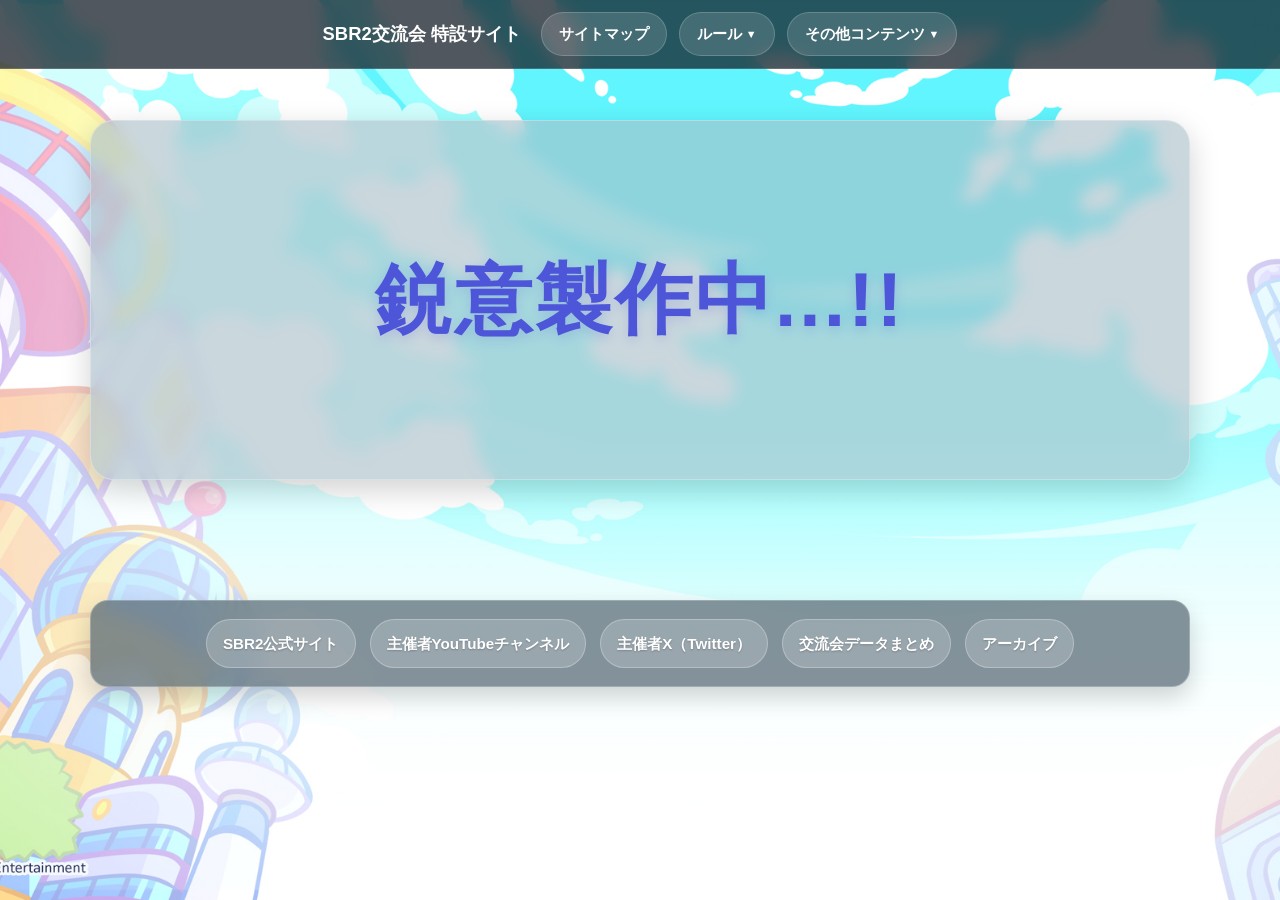
<file: fgplay.html>
<!DOCTYPE html>
<html lang="ja">

<head>
    <meta charset="UTF-8">
    <meta name="viewport" content="width=device-width, initial-scale=1.0">
    <title>名場面・珍場面集 | SBR2交流会 特設サイト</title>
    <meta name="description" content="SBR2交流会の名場面・珍場面集ページです。現在準備中です。">
    <link rel="stylesheet" href="style.css">
</head>

<body>
    <!-- 背景固定レイヤー -->
    <div class="background-layer"></div>

    <!-- 全体ラッパー -->
    <div class="site-wrapper">

        <!-- ヘッダー -->
        <header class="site-header">
            <div class="header-inner header-inner-menu">
                <div class="site-logo">
                    <a href="index.html">SBR2交流会 特設サイト</a>
                </div>
        
                <nav class="header-nav header-menu-nav" aria-label="ヘッダーナビゲーション">
                    <ul class="header-nav-list header-menu-list">
                        <li><a href="sitemap.html">サイトマップ</a></li>
        
                        <li class="header-menu-item">
                            <details class="header-dropdown">
                                <summary>ルール</summary>
                                <div class="header-dropdown-panel">
                                    <a href="rule.html">交流会ルール</a>
                                    <a href="pair.html">戦力均衡ペア戦プチ大会ルール</a>
                                </div>
                            </details>
                        </li>
        
                        <li class="header-menu-item">
                            <details class="header-dropdown">
                                <summary>その他コンテンツ</summary>
                                <div class="header-dropdown-panel">
                                    <a href="devotedmember.html">常連名簿</a>
                                    <a href="combo.html">誘爆技講座</a>
                                    <a href="fgplay.html">名場面・珍場面集</a>
                                    <a href="faq.html">よくある質問 FAQ</a>
                                    <a href="search.html">ページ内検索</a>
                                    <a href="event.html">大会・イベント情報</a>
                                    <a href="feedback.html">参加者インタビュー</a>
                                    <a href="glossary.html">用語集</a>
                                </div>
                            </details>
                        </li>
                    </ul>
                </nav>
            </div>
        </header>

        <!-- メイン -->
        <main class="main-content coming-soon-main">
            <section class="coming-soon-section">
                <div class="content-box coming-soon-box">
                    <h1 class="coming-soon-title">鋭意製作中...!!</h1>
                </div>
            </section>
        </main>

        <!-- フッター -->
        <footer class="site-footer">
            <div class="footer-inner">
                <div class="footer-links">
                    <a href="https://www.konami.com/games/bomberman/r2/jp/ja/" class="footer-link" target="_blank">SBR2公式サイト</a>
                    <a href="https://www.youtube.com/user/GuystMarnonce" class="footer-link" target="_blank">主催者YouTubeチャンネル</a>
                    <a href="https://x.com/Guyst_Marnonce" class="footer-link" target="_blank">主催者X（Twitter）</a>
                    <a href="https://docs.google.com/spreadsheets/d/1me0O5U3mfCUWeh6bFiSn7yxI5rq0dbSLIO38nxFjFEs/edit?usp=sharing"
                        class="footer-link" target="_blank">交流会データまとめ</a>
                    <a href="https://www.youtube.com/playlist?list=PL0i5qplbMVFnaj_45A642adiddO8tWUbD" class="footer-link"
                        target="_blank">アーカイブ</a>
                </div>
            </div>
        </footer>

    </div>

    <script>
        const headerDropdowns = document.querySelectorAll('.header-dropdown');

        headerDropdowns.forEach((dropdown) => {
            dropdown.addEventListener('toggle', () => {
                if (!dropdown.open) return;

                headerDropdowns.forEach((otherDropdown) => {
                    if (otherDropdown !== dropdown) {
                        otherDropdown.open = false;
                    }
                });
            });
        });

        document.addEventListener('pointerdown', (event) => {
            const clickedInsideDropdown = event.target.closest('.header-dropdown');

            if (clickedInsideDropdown) {
                return;
            }

            headerDropdowns.forEach((dropdown) => {
                dropdown.open = false;
            });
        }, true);
    </script>

</body>

</html>
</file>
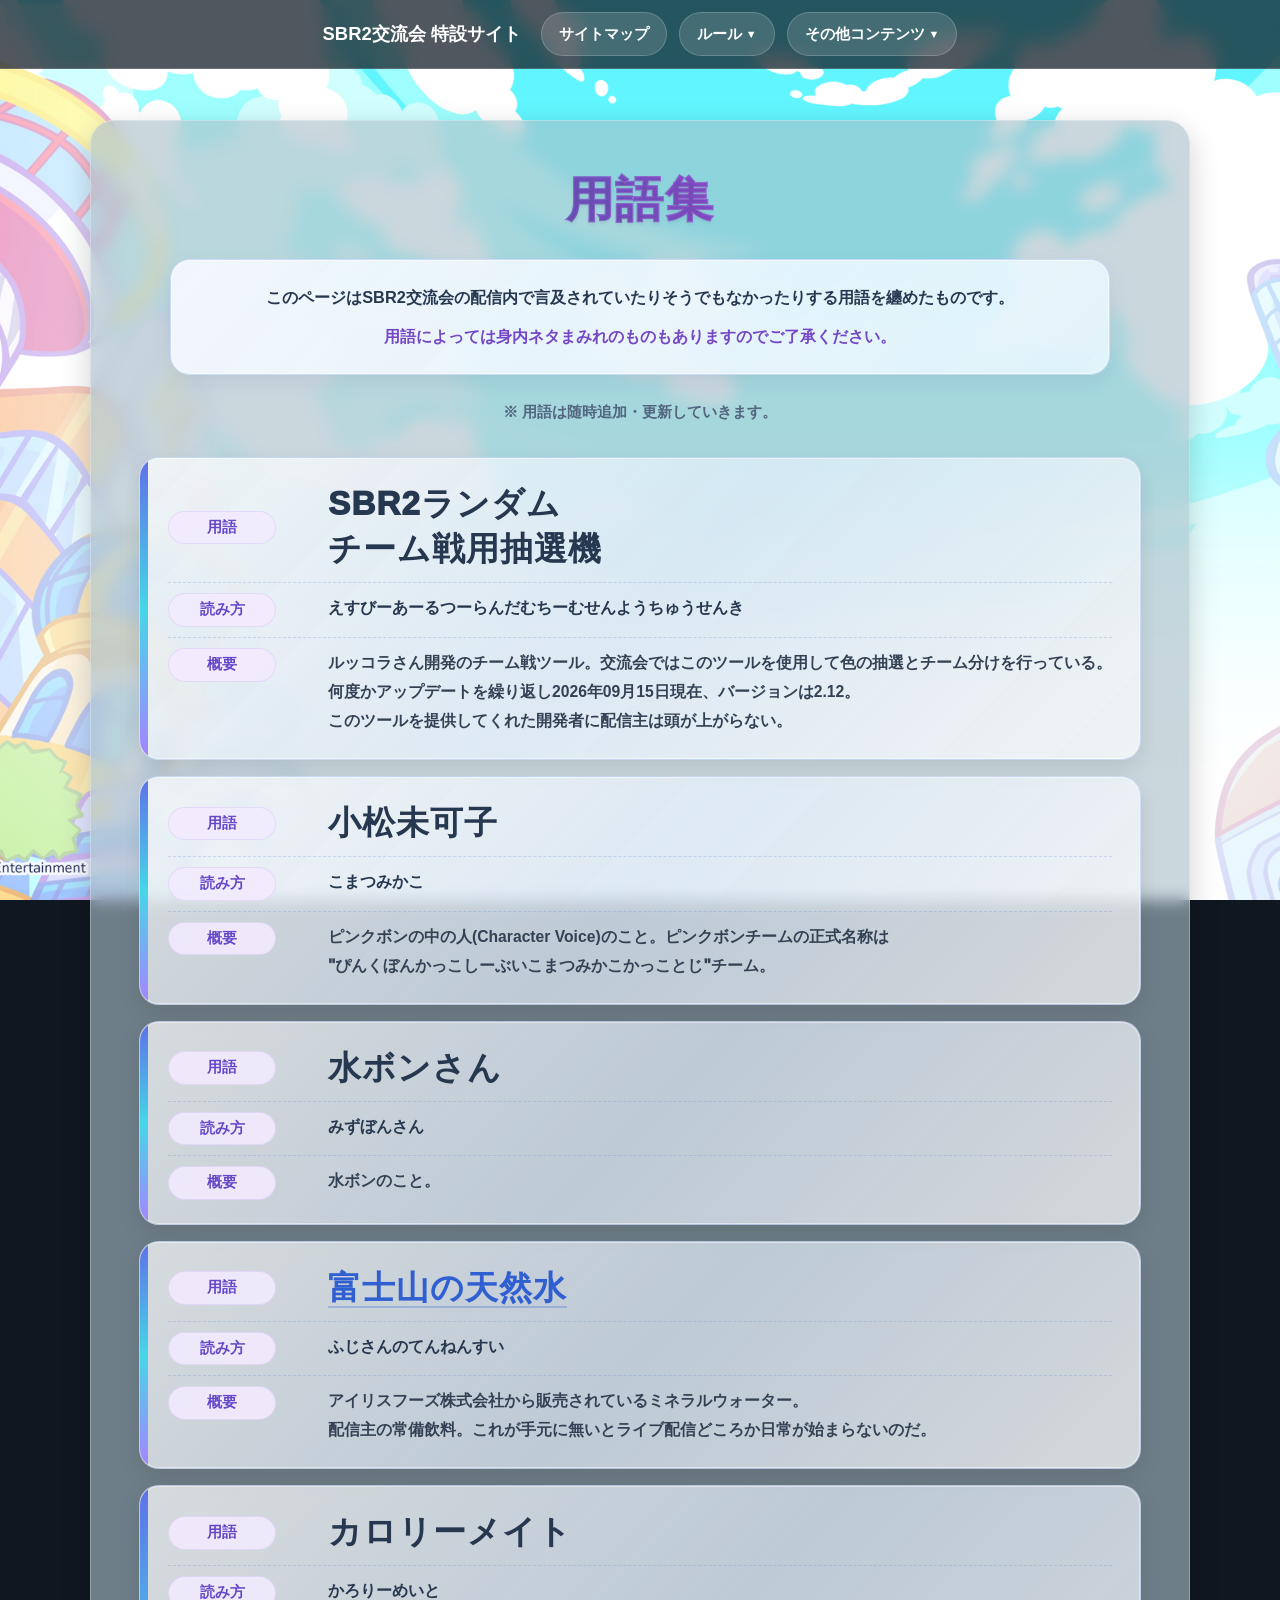
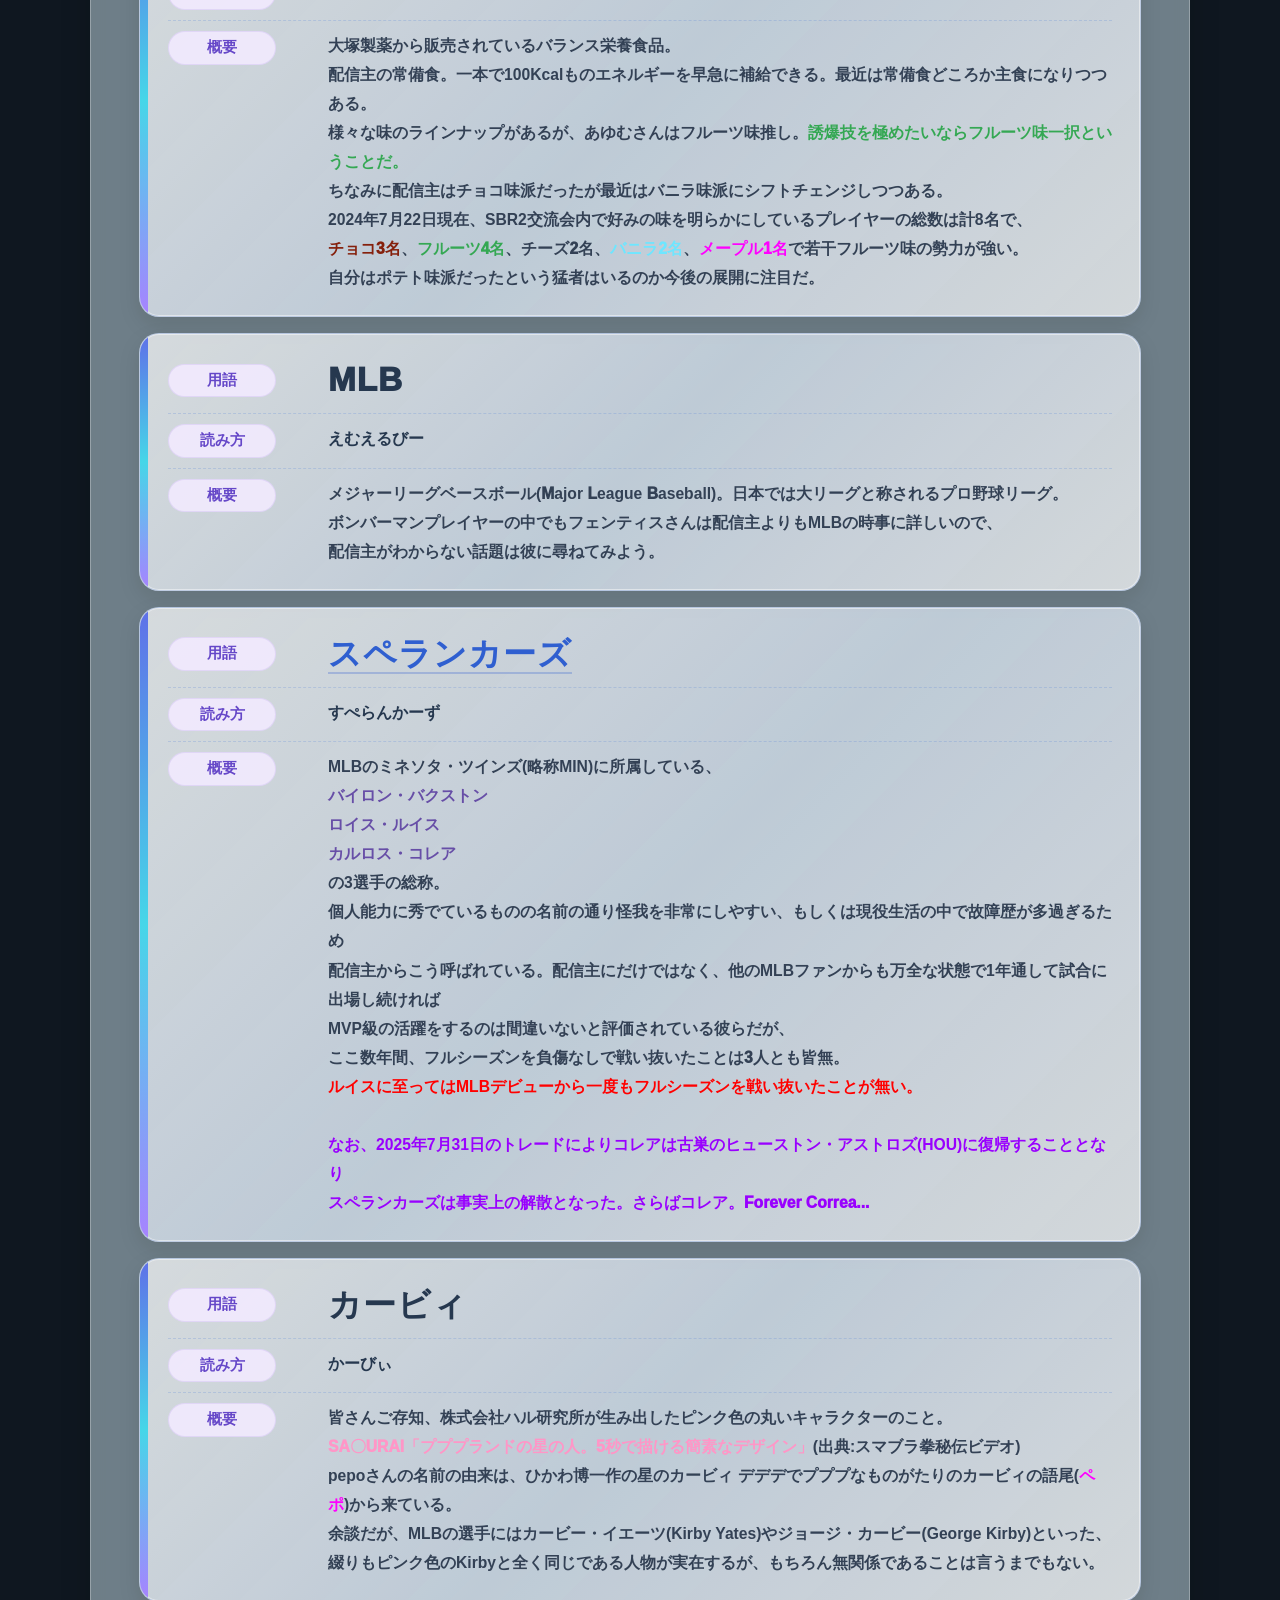
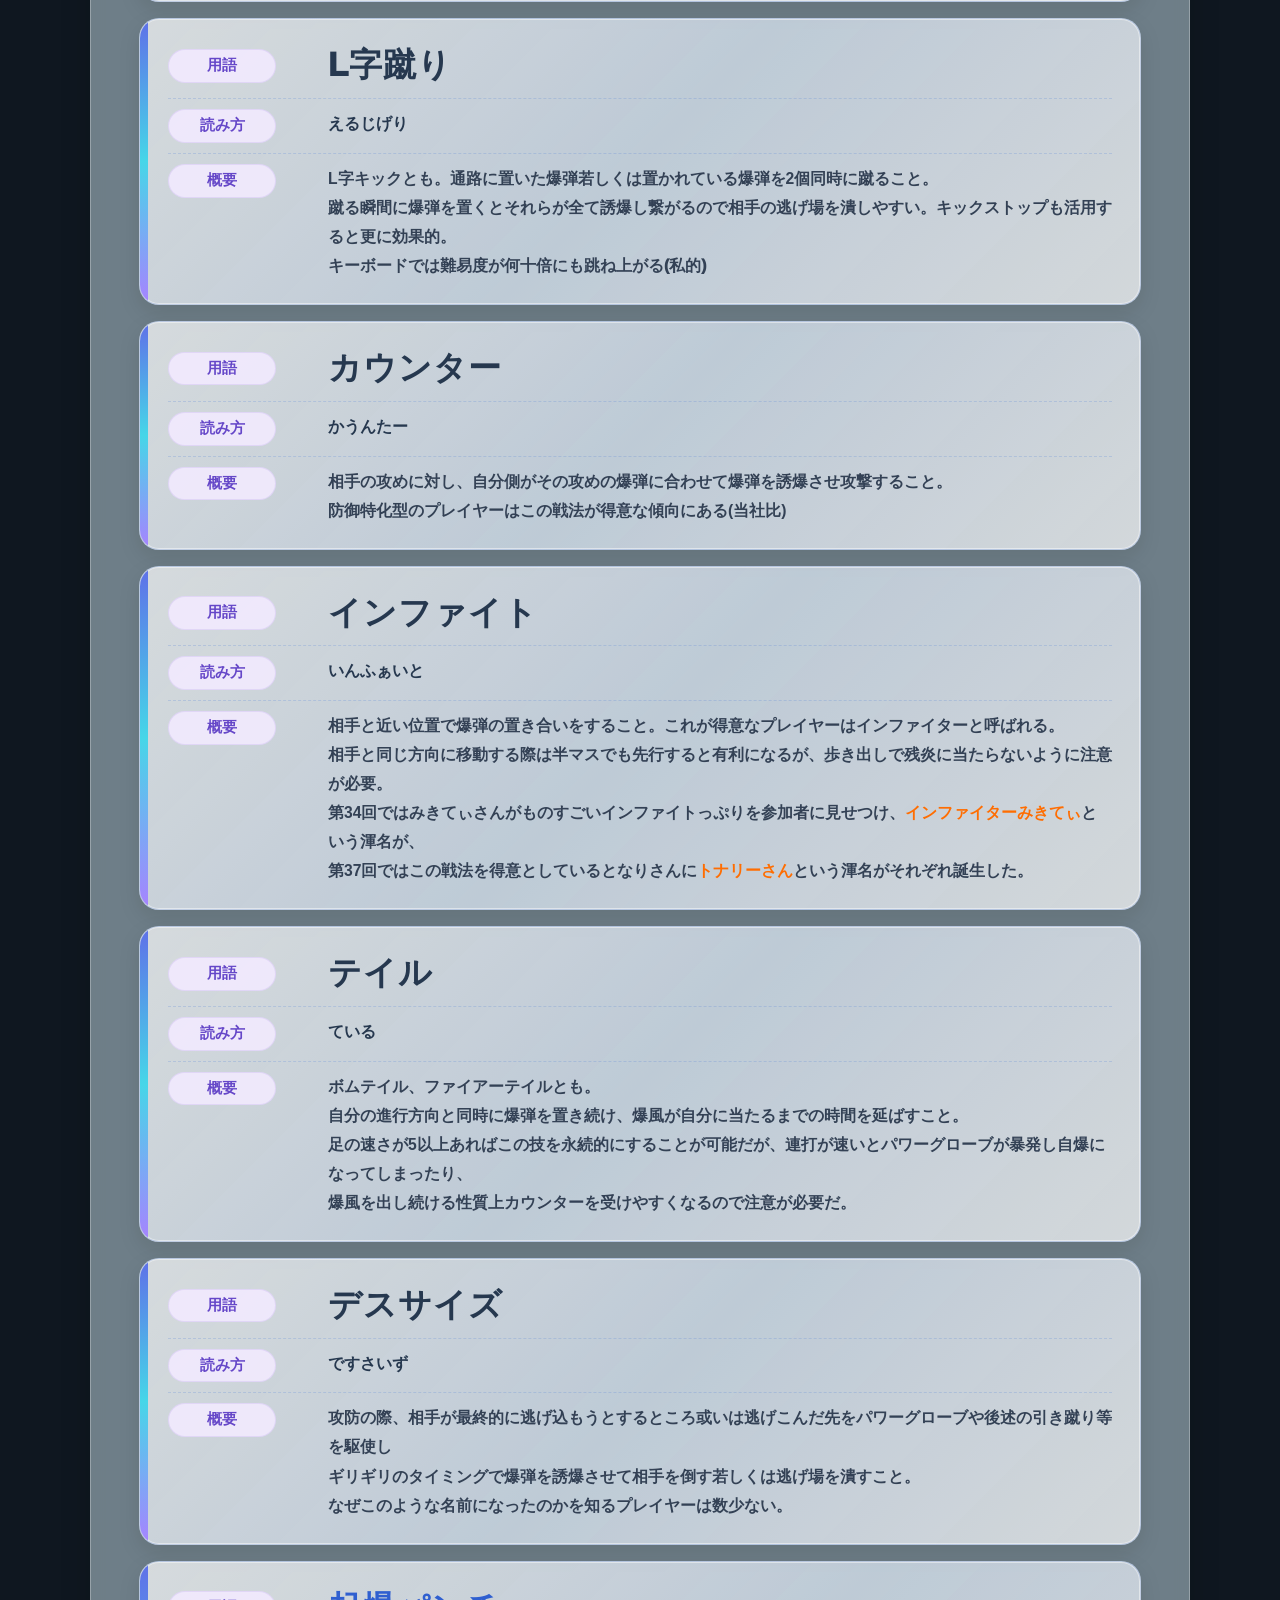
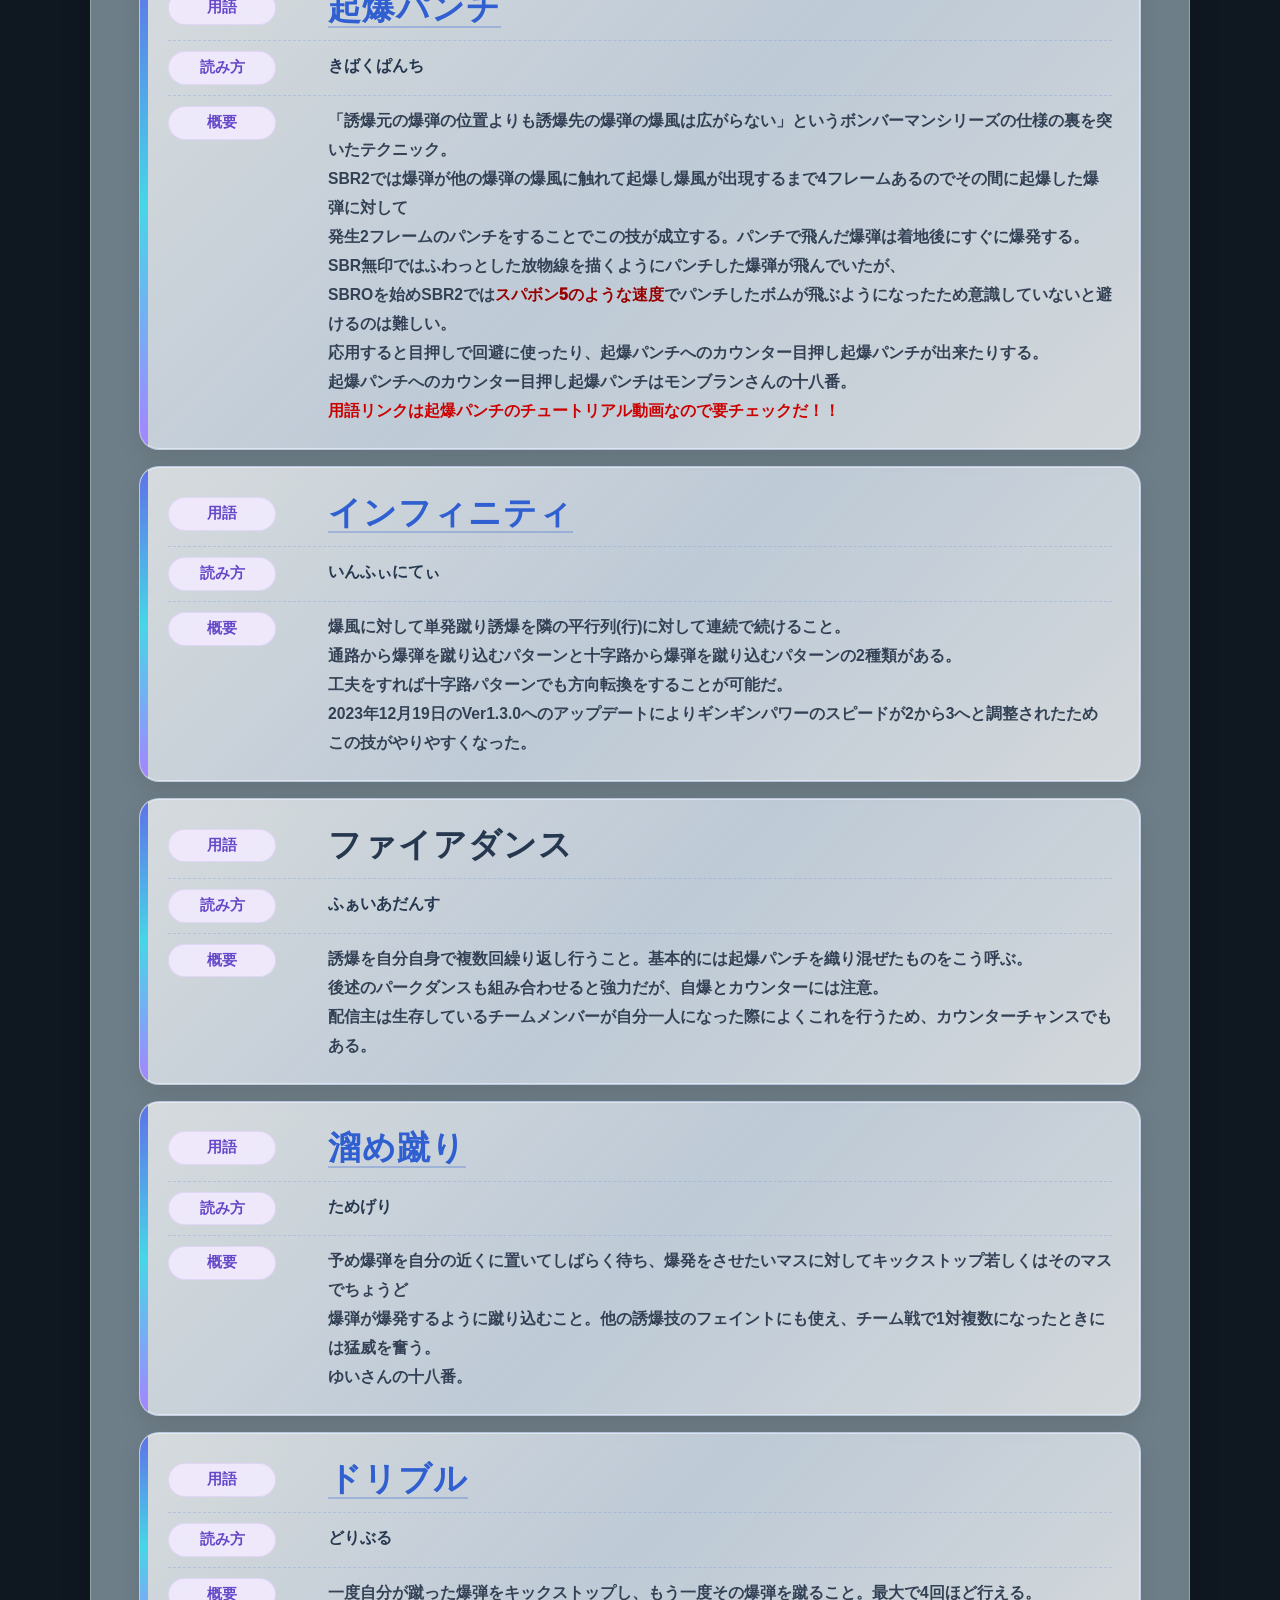
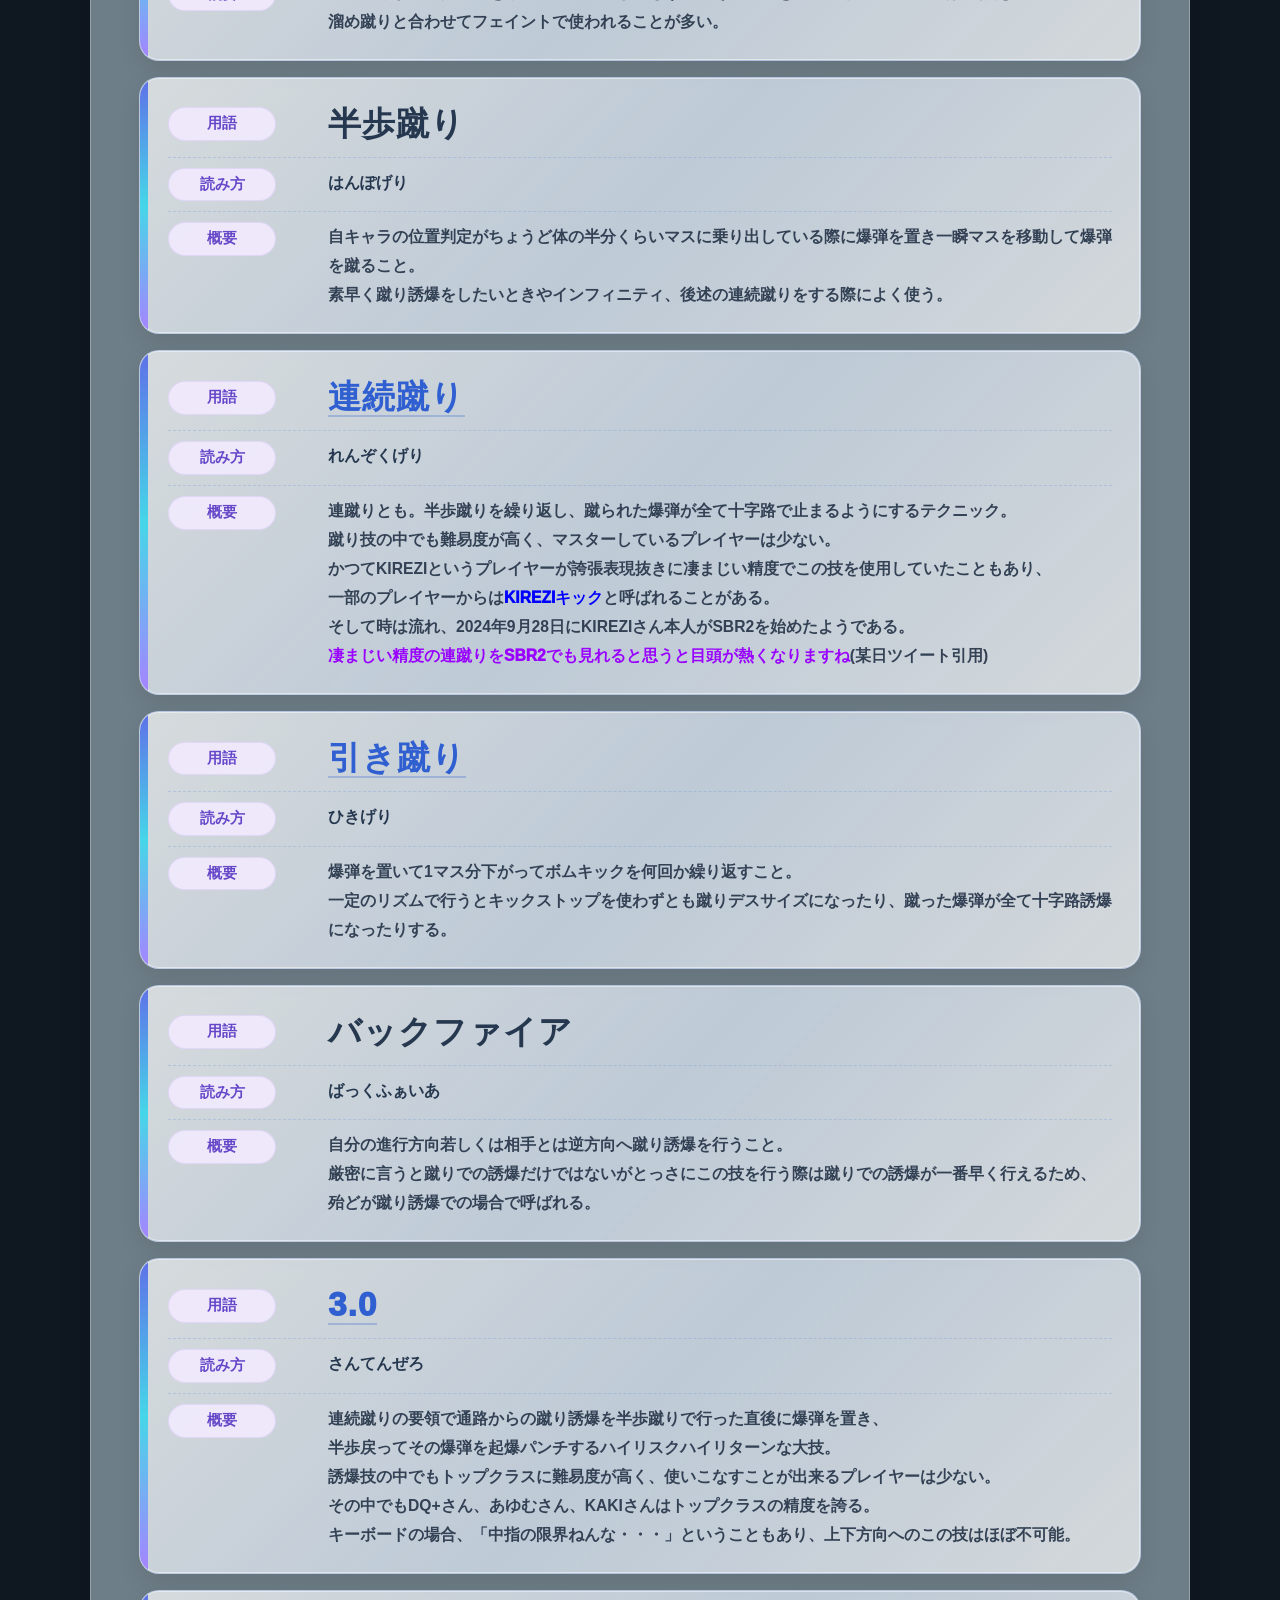
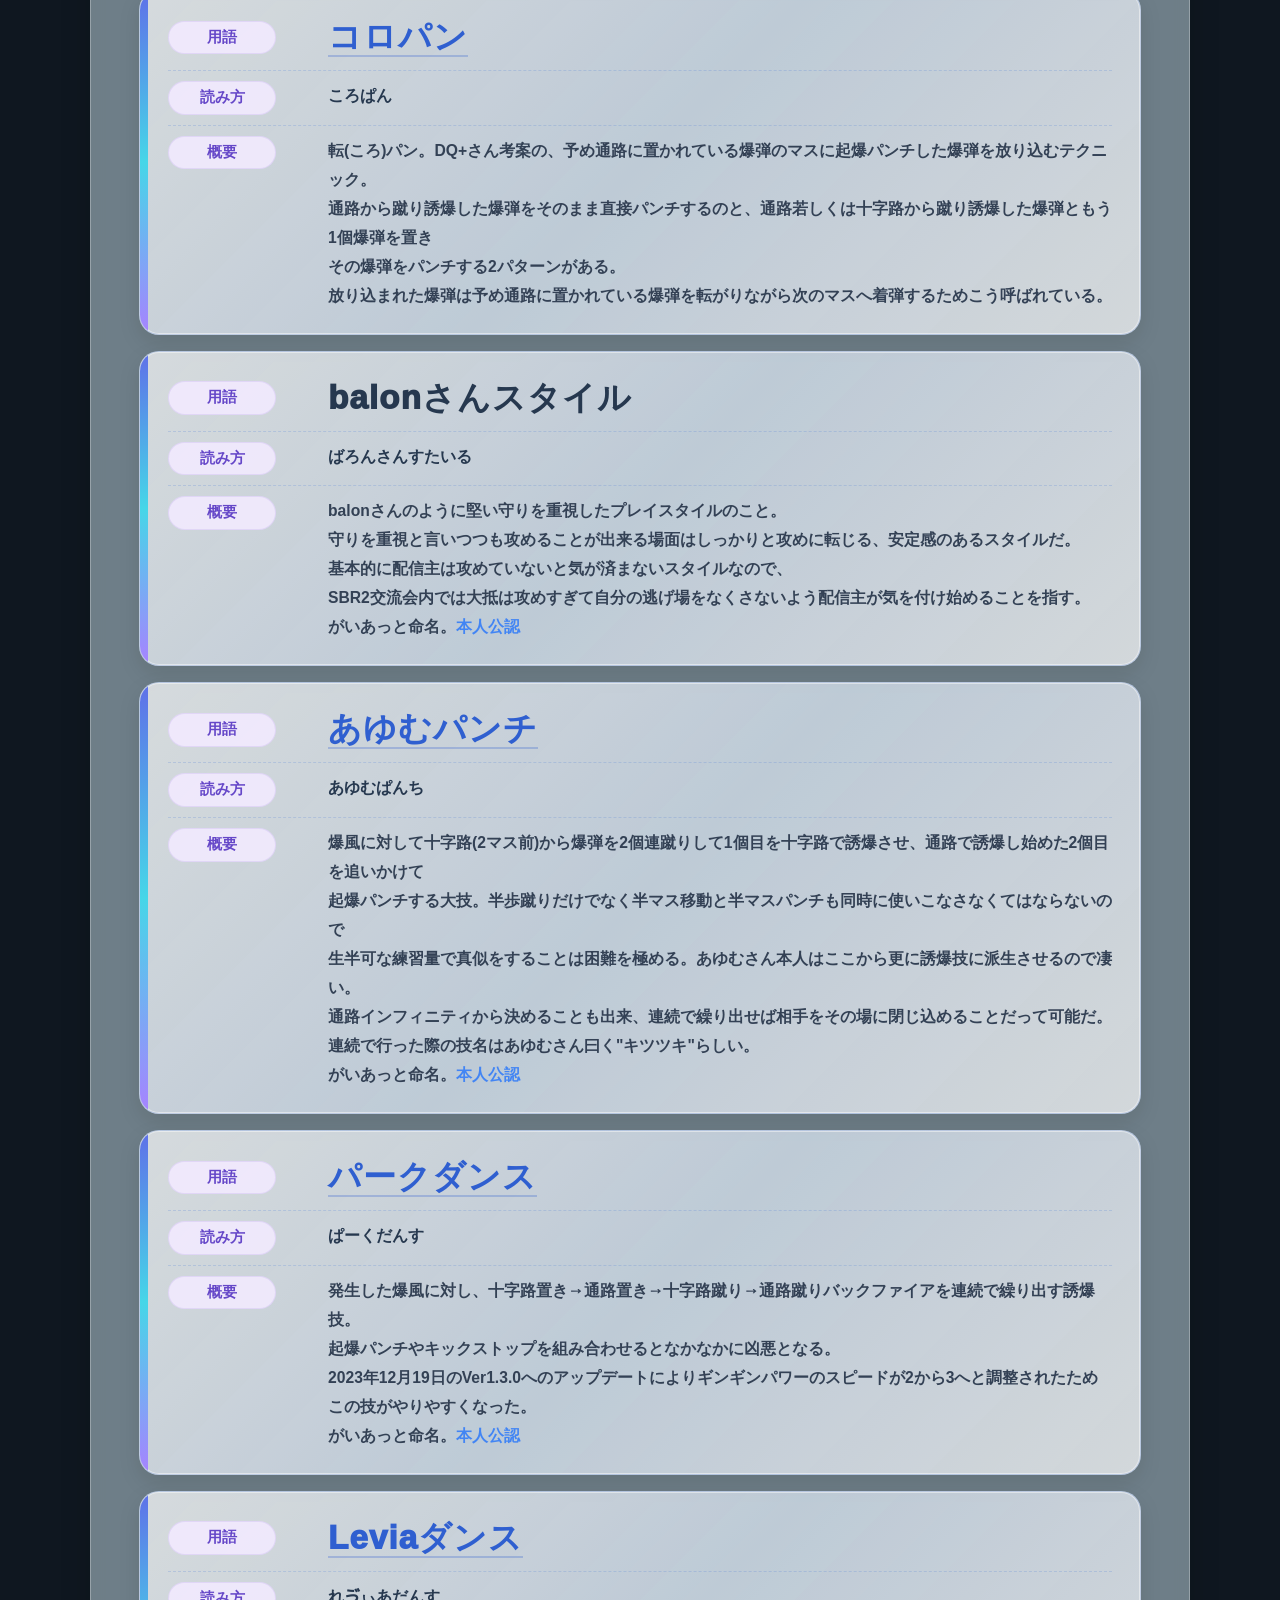
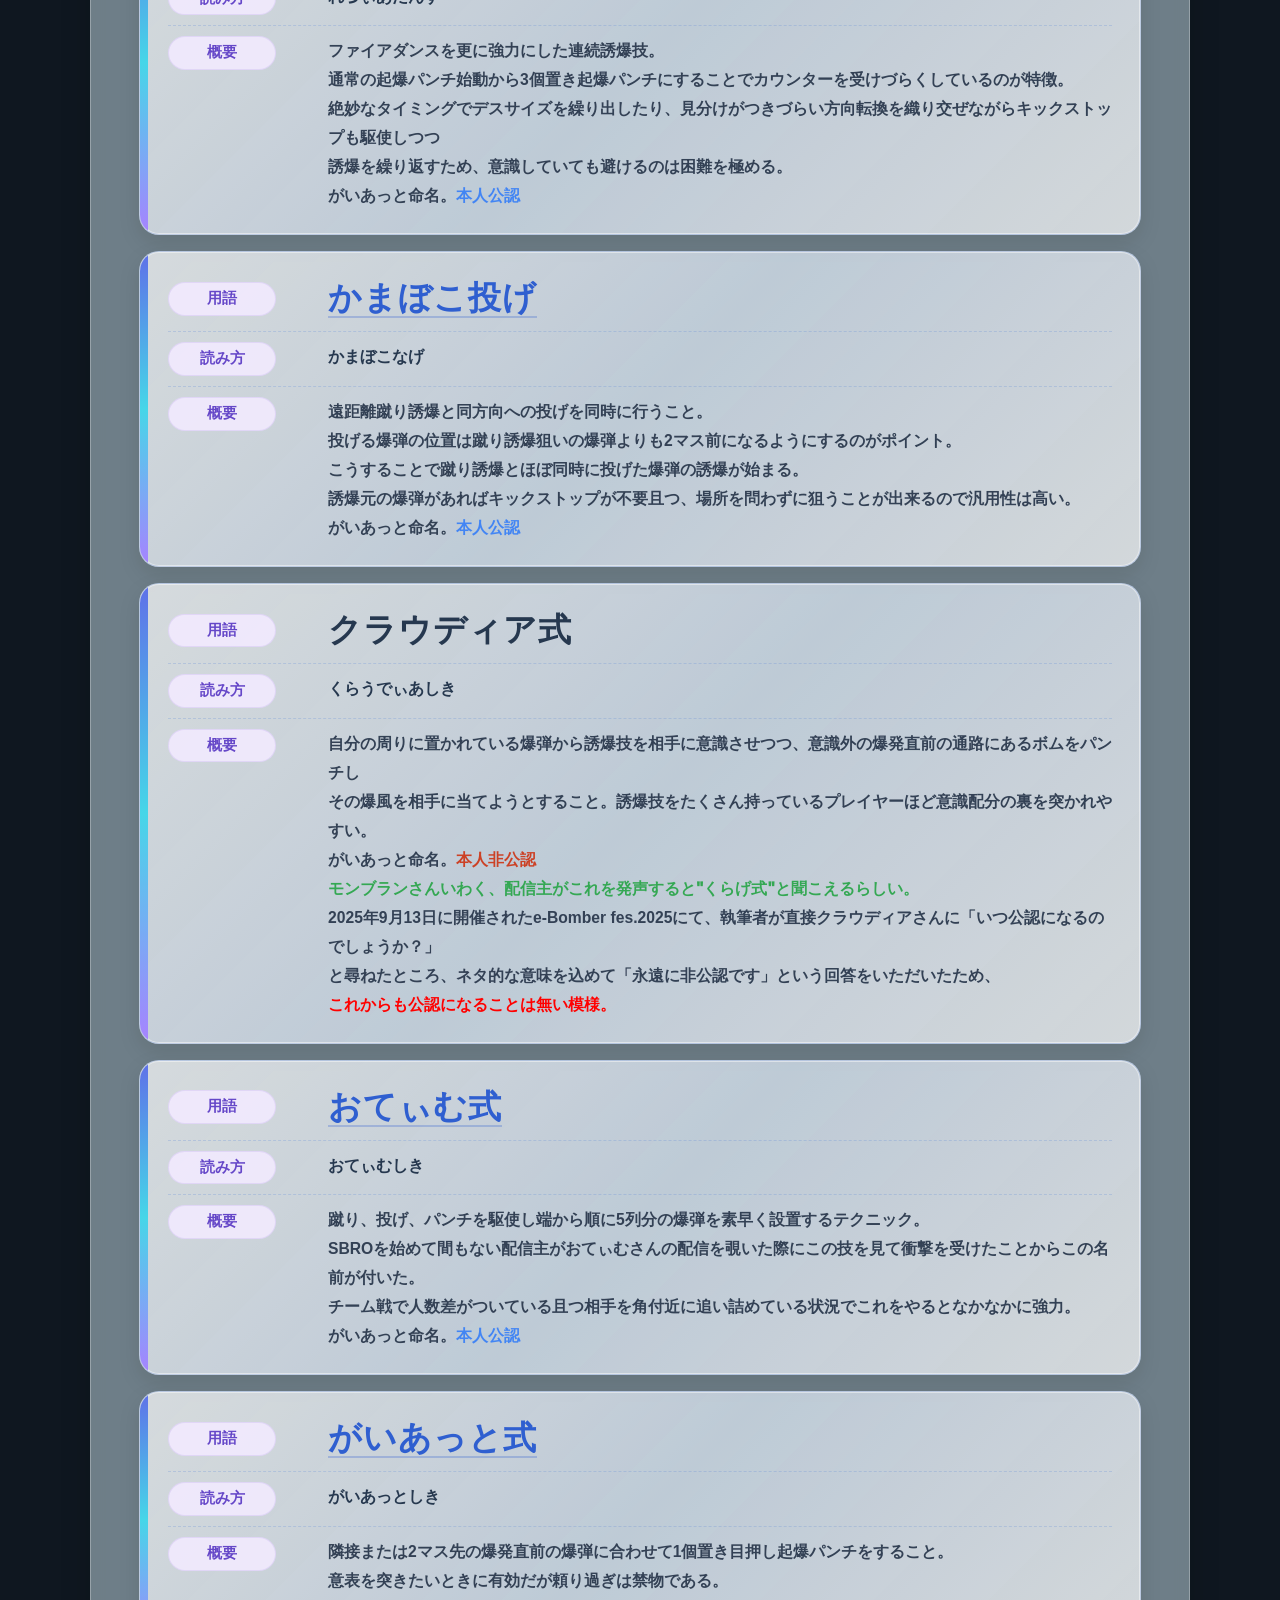
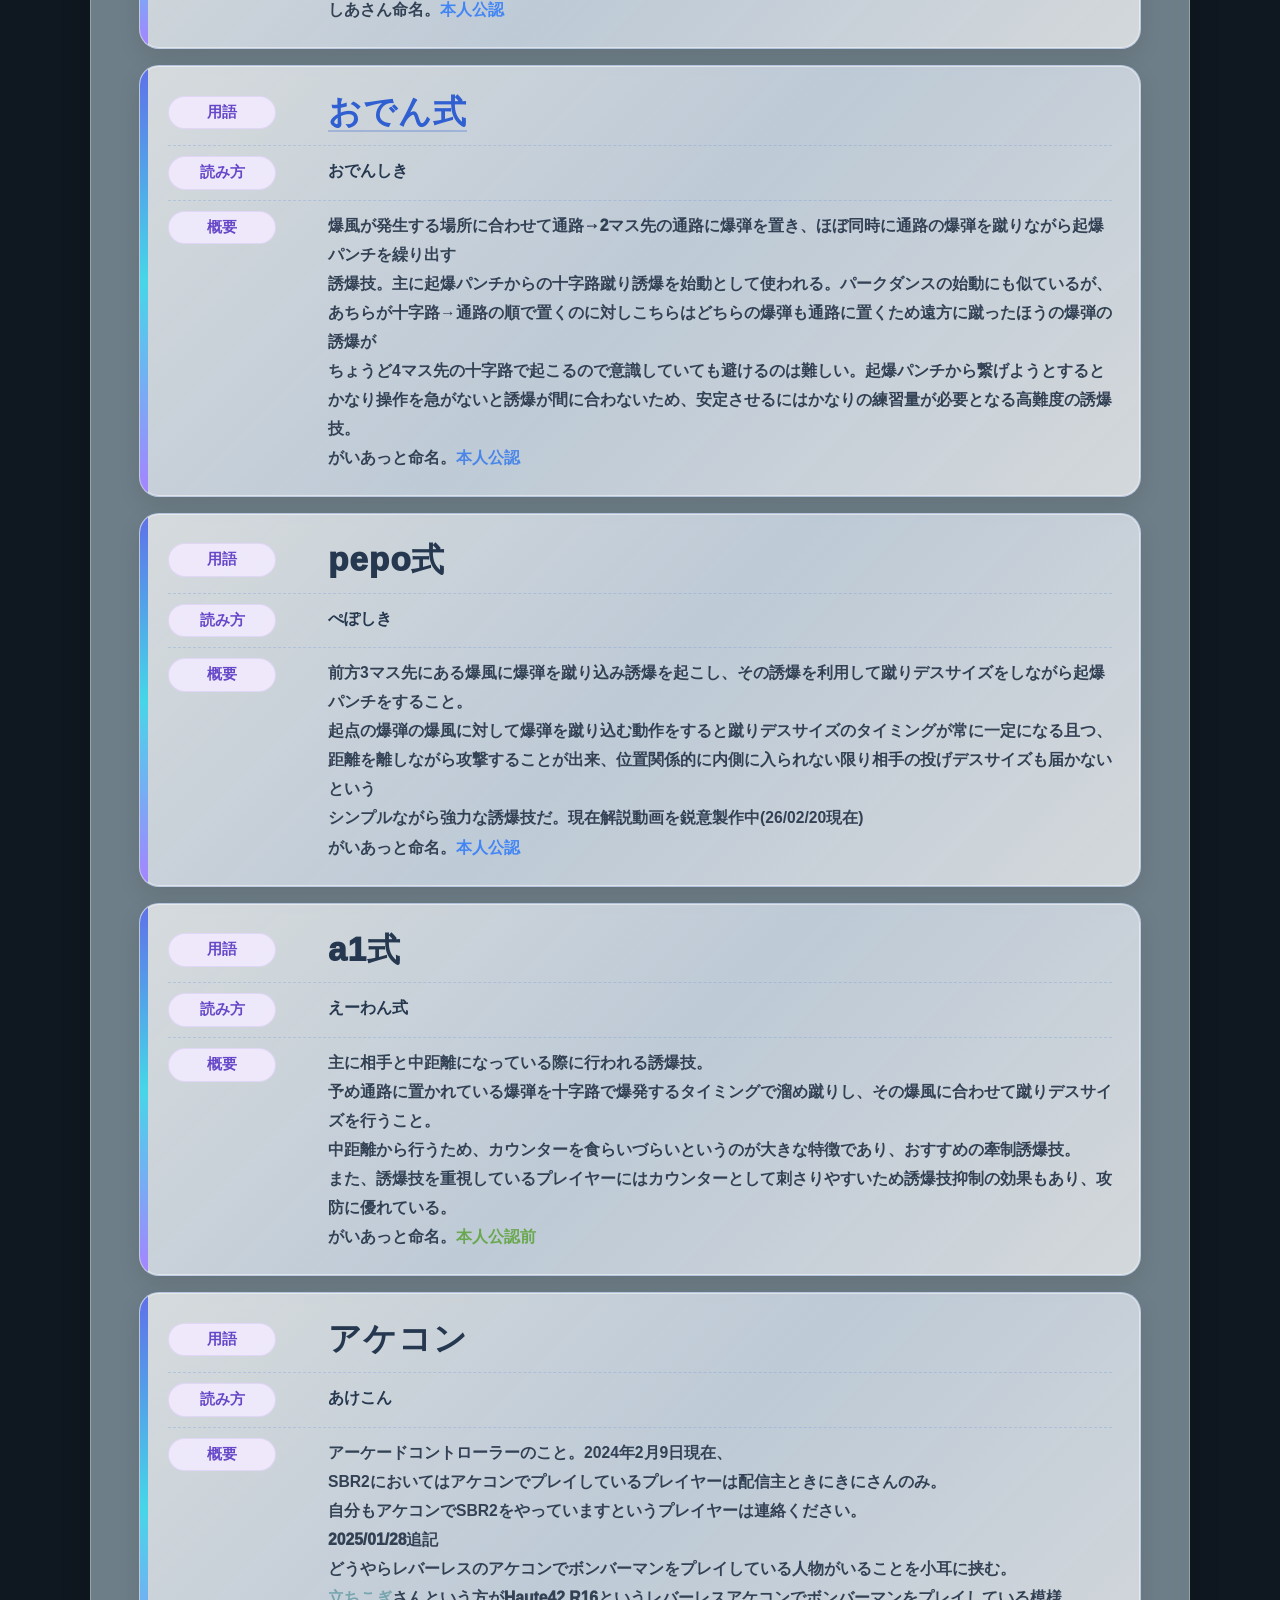
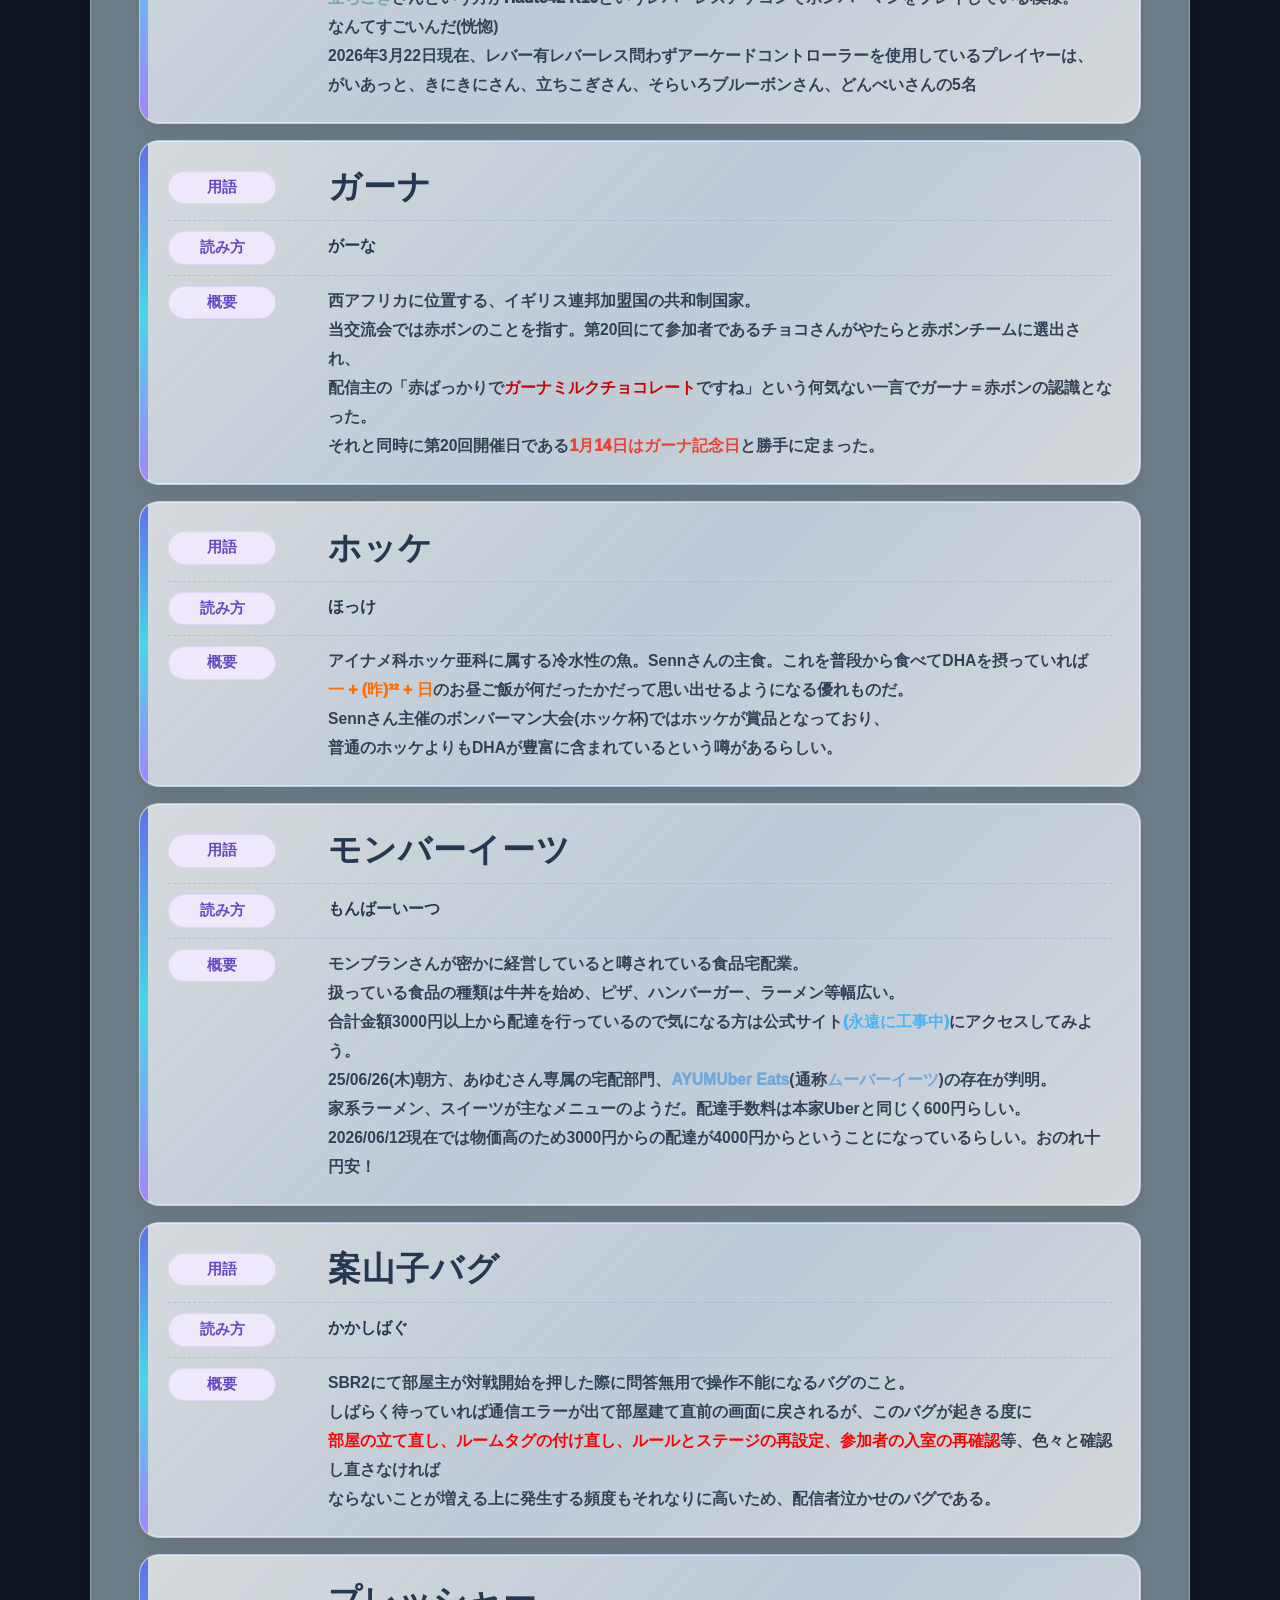
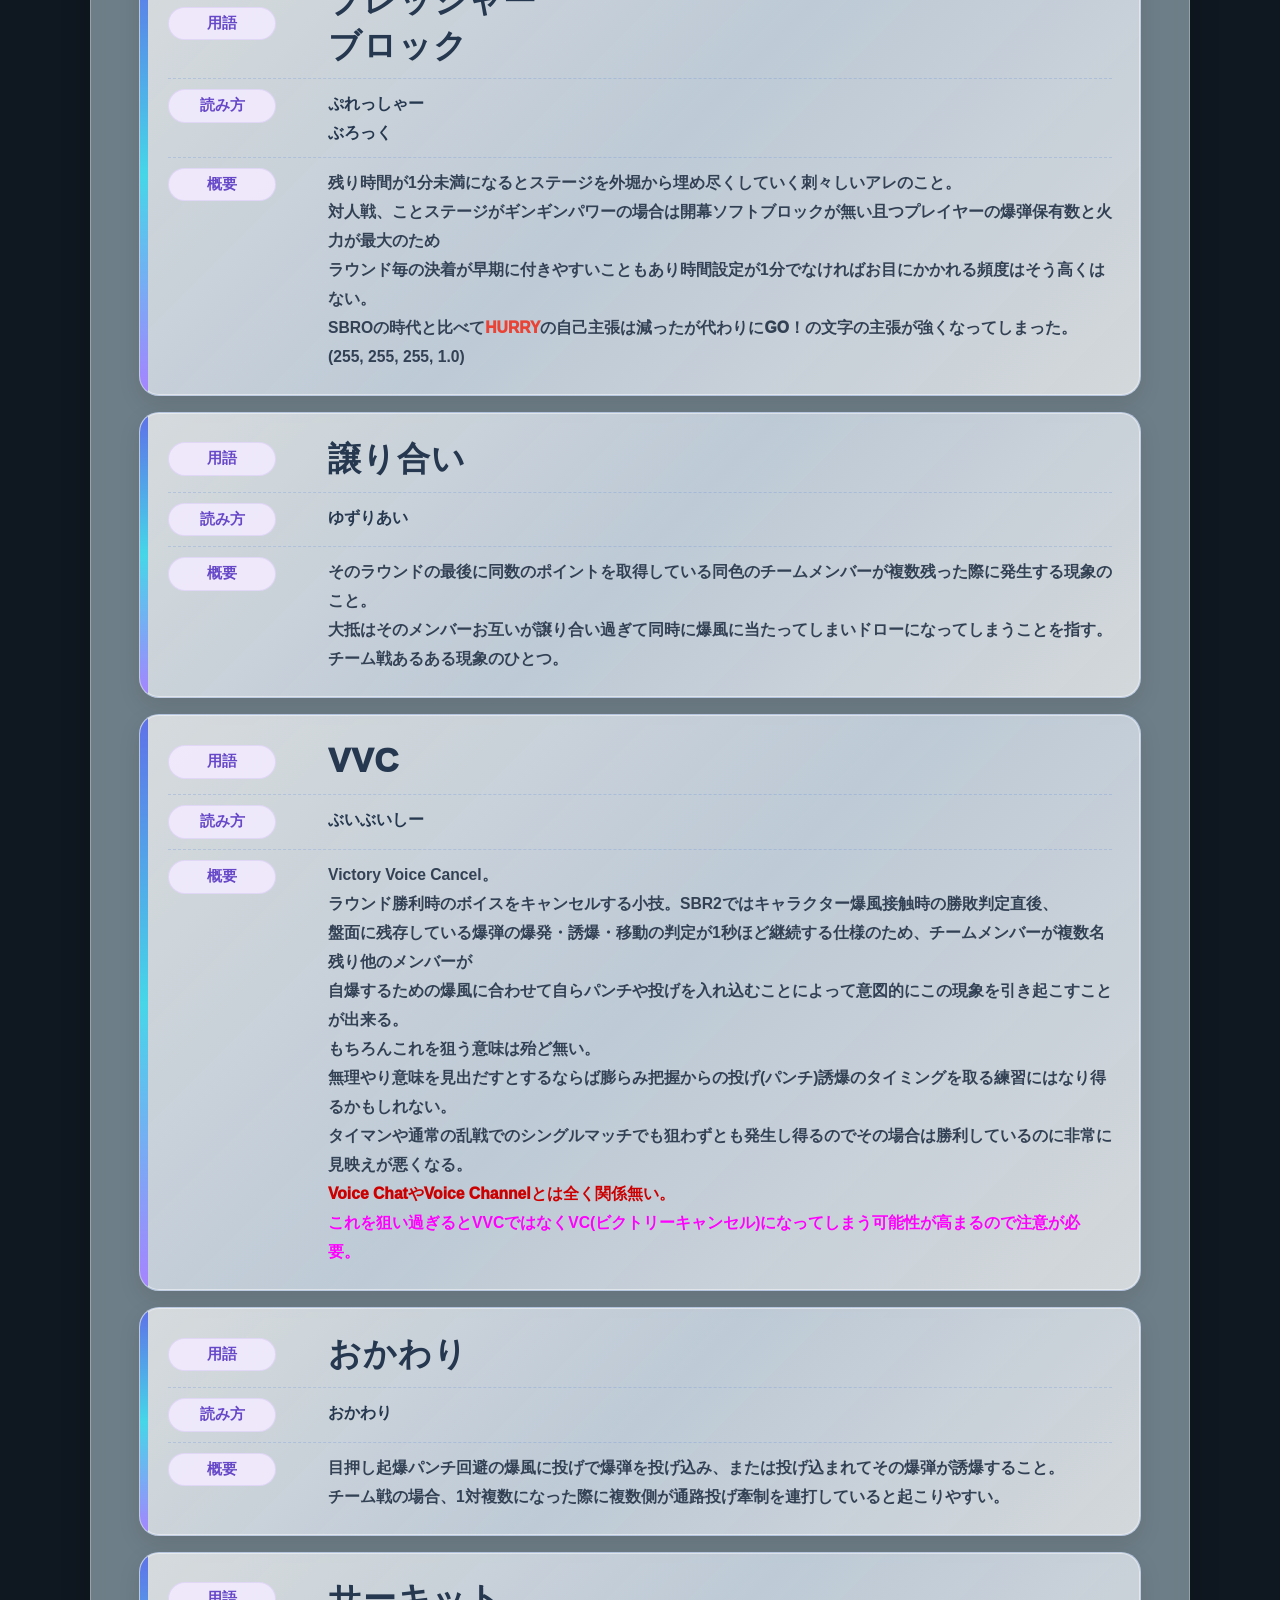
<file: glossary.html>
<!DOCTYPE html>
<html lang="ja">

<head>
    <meta charset="UTF-8">
    <meta name="viewport" content="width=device-width, initial-scale=1.0">
    <title>用語集 | SBR2交流会 特設サイト</title>
    <meta name="description" content="SBR2交流会の配信内で言及されている用語や身内ネタをまとめた用語集ページです。">
    <link rel="stylesheet" href="style.css">
</head>

<body>
    <!-- 背景固定レイヤー -->
    <div class="background-layer"></div>

    <!-- 全体ラッパー -->
    <div class="site-wrapper">

        <!-- ヘッダー -->
        <header class="site-header">
            <div class="header-inner header-inner-menu">
                <div class="site-logo">
                    <a href="index.html">SBR2交流会 特設サイト</a>
                </div>

                <nav class="header-nav header-menu-nav" aria-label="ヘッダーナビゲーション">
                    <ul class="header-nav-list header-menu-list">
                        <li><a href="sitemap.html">サイトマップ</a></li>

                        <li class="header-menu-item">
                            <details class="header-dropdown">
                                <summary>ルール</summary>
                                <div class="header-dropdown-panel">
                                    <a href="rule.html">交流会ルール</a>
                                    <a href="pair.html">戦力均衡ペア戦プチ大会ルール</a>
                                </div>
                            </details>
                        </li>

                        <li class="header-menu-item">
                            <details class="header-dropdown">
                                <summary>その他コンテンツ</summary>
                                <div class="header-dropdown-panel">
                                    <a href="devotedmember.html">常連名簿</a>
                                    <a href="combo.html">誘爆技講座</a>
                                    <a href="fgplay.html">名場面・珍場面集</a>
                                    <a href="faq.html">よくある質問 FAQ</a>
                                    <a href="search.html">ページ内検索</a>
                                    <a href="event.html">大会・イベント情報</a>
                                    <a href="feedback.html">参加者インタビュー</a>
                                    <a href="glossary.html">用語集</a>
                                </div>
                            </details>
                        </li>
                    </ul>
                </nav>
            </div>
        </header>

        <!-- メイン -->
        <main class="main-content glossary-main">

            <section class="glossary-section">
                <div class="content-box glossary-box">

                    <h1 class="section-title glossary-title">用語集</h1>

                    <div class="glossary-lead-box">
                        <p class="glossary-lead-text">
                            このページはSBR2交流会の配信内で言及されていたりそうでもなかったりする用語を纏めたものです。
                        </p>
                        <p class="glossary-lead-text glossary-lead-warning">
                            用語によっては身内ネタまみれのものもありますのでご了承ください。
                        </p>
                    </div>

                    <p class="glossary-update-note">
                        ※ 用語は随時追加・更新していきます。
                    </p>

                    <div class="glossary-list">

                        <article class="glossary-card" id="glossary-term-001">
                            <div class="glossary-row glossary-term-row">
                                <div class="glossary-label">用語</div>
                                <h2 class="glossary-term">SBR2ランダム<br>チーム戦用抽選機</h2>
                            </div>

                            <div class="glossary-row">
                                <div class="glossary-label">読み方</div>
                                <p class="glossary-reading">えすびーあーるつーらんだむちーむせんようちゅうせんき</p>
                            </div>

                            <div class="glossary-row glossary-summary-row">
                                <div class="glossary-label">概要</div>
                                <p class="glossary-summary">
                                    ルッコラさん開発のチーム戦ツール。交流会ではこのツールを使用して色の抽選とチーム分けを行っている。<br>何度かアップデートを繰り返し2026年09月15日現在、バージョンは2.12。<br>このツールを提供してくれた開発者に配信主は頭が上がらない。
                                </p>
                            </div>
                        </article>

                        <article class="glossary-card" id="glossary-term-002">
                            <div class="glossary-row glossary-term-row">
                                <div class="glossary-label">用語</div>
                                <h2 class="glossary-term">小松未可子</h2>
                            </div>

                            <div class="glossary-row">
                                <div class="glossary-label">読み方</div>
                                <p class="glossary-reading">こまつみかこ</p>
                            </div>

                            <div class="glossary-row glossary-summary-row">
                                <div class="glossary-label">概要</div>
                                <p class="glossary-summary">
                                    ピンクボンの中の人(Character Voice)のこと。ピンクボンチームの正式名称は<br><span
                                        style="font-weight: 950;">&quot;ぴんくぼんかっこしーぶいこまつみかこかっことじ&quot;</span>チーム。
                                </p>
                            </div>
                        </article>

                        <article class="glossary-card" id="glossary-term-003">
                            <div class="glossary-row glossary-term-row">
                                <div class="glossary-label">用語</div>
                                <h2 class="glossary-term">水ボンさん</h2>
                            </div>

                            <div class="glossary-row">
                                <div class="glossary-label">読み方</div>
                                <p class="glossary-reading">みずぼんさん</p>
                            </div>

                            <div class="glossary-row glossary-summary-row">
                                <div class="glossary-label">概要</div>
                                <p class="glossary-summary">
                                    水ボンのこと。
                                </p>
                            </div>
                        </article>

                        <article class="glossary-card" id="glossary-term-004">
                            <div class="glossary-row glossary-term-row">
                                <div class="glossary-label">用語</div>
                                <h2 class="glossary-term"><a
                                        href="https://twitter.com/Guyst_Marnonce/status/1729408946409206088?t=bp9a5eOWJd6_UHG_Ad5I4A&amp;s=33"
                                        class="glossary-term-link" target="_blank" rel="noopener">富士山の天然水</a></h2>
                            </div>

                            <div class="glossary-row">
                                <div class="glossary-label">読み方</div>
                                <p class="glossary-reading">ふじさんのてんねんすい</p>
                            </div>

                            <div class="glossary-row glossary-summary-row">
                                <div class="glossary-label">概要</div>
                                <p class="glossary-summary">
                                    アイリスフーズ株式会社から販売されているミネラルウォーター。<br>配信主の常備飲料。これが手元に無いとライブ配信どころか日常が始まらないのだ。
                                </p>
                            </div>
                        </article>

                        <article class="glossary-card" id="glossary-term-005">
                            <div class="glossary-row glossary-term-row">
                                <div class="glossary-label">用語</div>
                                <h2 class="glossary-term">カロリーメイト</h2>
                            </div>

                            <div class="glossary-row">
                                <div class="glossary-label">読み方</div>
                                <p class="glossary-reading">かろりーめいと</p>
                            </div>

                            <div class="glossary-row glossary-summary-row">
                                <div class="glossary-label">概要</div>
                                <p class="glossary-summary">
                                    大塚製薬から販売されているバランス栄養食品。<br>配信主の常備食。一本で100Kcalものエネルギーを早急に補給できる。最近は常備食どころか主食になりつつある。<br>様々な味のラインナップがあるが、あゆむさんはフルーツ味推し。<span
                                        style="color: #34A853; font-weight: 950;">誘爆技を極めたいならフルーツ味一択ということだ。</span><br>ちなみに配信主はチョコ味派だったが最近はバニラ味派にシフトチェンジしつつある。<br>2024年7月22日現在、SBR2交流会内で好みの味を明らかにしているプレイヤーの総数は計8名で、<br><span
                                        style="color: #85200C; font-weight: 950;">チョコ3名</span>、<span
                                        style="color: #34A853; font-weight: 950;">フルーツ4名</span>、<span
                                        style="font-weight: 950;">チーズ2名</span>、<span
                                        style="color: #6EE6FF; font-weight: 950;">バニラ2名</span>、<span
                                        style="color: #FF00FF; font-weight: 950;">メープル1名</span>で若干フルーツ味の勢力が強い。<br>自分はポテト味派だったという猛者はいるのか今後の展開に注目だ。
                                </p>
                            </div>
                        </article>

                        <article class="glossary-card" id="glossary-term-006">
                            <div class="glossary-row glossary-term-row">
                                <div class="glossary-label">用語</div>
                                <h2 class="glossary-term">MLB</h2>
                            </div>

                            <div class="glossary-row">
                                <div class="glossary-label">読み方</div>
                                <p class="glossary-reading">えむえるびー</p>
                            </div>

                            <div class="glossary-row glossary-summary-row">
                                <div class="glossary-label">概要</div>
                                <p class="glossary-summary">
                                    メジャーリーグベースボール(<span style="font-weight: 950;">M</span>ajor <span
                                        style="font-weight: 950;">L</span>eague <span
                                        style="font-weight: 950;">B</span>aseball)。日本では大リーグと称されるプロ野球リーグ。<br>ボンバーマンプレイヤーの中でもフェンティスさんは配信主よりもMLBの時事に詳しいので、<br>配信主がわからない話題は彼に尋ねてみよう。
                                </p>
                            </div>
                        </article>

                        <article class="glossary-card" id="glossary-term-007">
                            <div class="glossary-row glossary-term-row">
                                <div class="glossary-label">用語</div>
                                <h2 class="glossary-term"><a
                                        href="https://x.com/Guyst_Marnonce/status/1425538025862299649"
                                        class="glossary-term-link" target="_blank" rel="noopener">スペランカーズ</a></h2>
                            </div>

                            <div class="glossary-row">
                                <div class="glossary-label">読み方</div>
                                <p class="glossary-reading">すぺらんかーず</p>
                            </div>

                            <div class="glossary-row glossary-summary-row">
                                <div class="glossary-label">概要</div>
                                <p class="glossary-summary">
                                    MLBのミネソタ・ツインズ(略称MIN)に所属している、<br><span
                                        style="color: #674EA7; font-weight: 950;">バイロン・バクストン<br>ロイス・ルイス<br>カルロス・コレア</span><br>の3選手の総称。<br>個人能力に秀でているものの名前の通り怪我を非常にしやすい、もしくは現役生活の中で故障歴が多過ぎるため<br>配信主からこう呼ばれている。配信主にだけではなく、他のMLBファンからも万全な状態で1年通して試合に出場し続ければ<br>MVP級の活躍をするのは間違いないと評価されている彼らだが、<br><span
                                        style="font-weight: 950;">ここ数年間、フルシーズンを負傷なしで戦い抜いたことは3人とも皆無。<br></span><span
                                        style="color: #FF0000;">ルイスに至ってはMLBデビューから一度もフルシーズンを戦い抜いたことが無い。<br><br></span><span
                                        style="color: #9900FF;">なお、2025年7月31日のトレードによりコレアは古巣のヒューストン・アストロズ(HOU)に復帰することとなり<br>スペランカーズは事実上の解散となった。</span><span
                                        style="color: #9900FF; font-weight: 950;">さらばコレア。Forever Correa...</span>
                                </p>
                            </div>
                        </article>

                        <article class="glossary-card" id="glossary-term-008">
                            <div class="glossary-row glossary-term-row">
                                <div class="glossary-label">用語</div>
                                <h2 class="glossary-term">カービィ</h2>
                            </div>

                            <div class="glossary-row">
                                <div class="glossary-label">読み方</div>
                                <p class="glossary-reading">かーびぃ</p>
                            </div>

                            <div class="glossary-row glossary-summary-row">
                                <div class="glossary-label">概要</div>
                                <p class="glossary-summary">
                                    皆さんご存知、株式会社ハル研究所が生み出したピンク色の丸いキャラクターのこと。<br><span
                                        style="color: #FF96C7; font-weight: 950;">SA〇URAI「プププランドの星の人。5秒で描ける簡素なデザイン」</span>(出典:スマブラ拳秘伝ビデオ)<br>pepoさんの名前の由来は、ひかわ博一作の<span
                                        style="font-weight: 950;">星のカービィ デデデでプププなものがたり</span>のカービィの語尾(<span
                                        style="color: #FF00FF;">ペポ</span>)から来ている。<br>余談だが、MLBの選手にはカービー・イエーツ(Kirby
                                    Yates)やジョージ・カービー(George
                                    Kirby)といった、<br>綴りもピンク色のKirbyと全く同じである人物が実在するが、もちろん無関係であることは言うまでもない。
                                </p>
                            </div>
                        </article>

                        <article class="glossary-card" id="glossary-term-009">
                            <div class="glossary-row glossary-term-row">
                                <div class="glossary-label">用語</div>
                                <h2 class="glossary-term">L字蹴り</h2>
                            </div>

                            <div class="glossary-row">
                                <div class="glossary-label">読み方</div>
                                <p class="glossary-reading">えるじげり</p>
                            </div>

                            <div class="glossary-row glossary-summary-row">
                                <div class="glossary-label">概要</div>
                                <p class="glossary-summary">
                                    L字キックとも。通路に置いた爆弾若しくは置かれている爆弾を2個同時に蹴ること。<br>蹴る瞬間に爆弾を置くとそれらが全て誘爆し繋がるので相手の逃げ場を潰しやすい。キックストップも活用すると更に効果的。<br><span
                                        style="font-weight: 950;">キーボードでは難易度が何十倍にも跳ね上がる(私的)</span>
                                </p>
                            </div>
                        </article>

                        <article class="glossary-card" id="glossary-term-010">
                            <div class="glossary-row glossary-term-row">
                                <div class="glossary-label">用語</div>
                                <h2 class="glossary-term">カウンター</h2>
                            </div>

                            <div class="glossary-row">
                                <div class="glossary-label">読み方</div>
                                <p class="glossary-reading">かうんたー</p>
                            </div>

                            <div class="glossary-row glossary-summary-row">
                                <div class="glossary-label">概要</div>
                                <p class="glossary-summary">
                                    相手の攻めに対し、自分側がその攻めの爆弾に合わせて爆弾を誘爆させ攻撃すること。<br>防御特化型のプレイヤーはこの戦法が得意な傾向にある(当社比)
                                </p>
                            </div>
                        </article>

                        <article class="glossary-card" id="glossary-term-011">
                            <div class="glossary-row glossary-term-row">
                                <div class="glossary-label">用語</div>
                                <h2 class="glossary-term">インファイト</h2>
                            </div>

                            <div class="glossary-row">
                                <div class="glossary-label">読み方</div>
                                <p class="glossary-reading">いんふぁいと</p>
                            </div>

                            <div class="glossary-row glossary-summary-row">
                                <div class="glossary-label">概要</div>
                                <p class="glossary-summary">
                                    相手と近い位置で爆弾の置き合いをすること。これが得意なプレイヤーはインファイターと呼ばれる。<br>相手と同じ方向に移動する際は半マスでも先行すると有利になるが、歩き出しで残炎に当たらないように注意が必要。<br>第34回ではみきてぃさんがものすごいインファイトっぷりを参加者に見せつけ、<span
                                        style="color: #FF6D01; font-weight: 950;">インファイターみきてぃ</span>という渾名が、<br>第37回ではこの戦法を得意としているとなりさんに<span
                                        style="color: #FF6D01; font-weight: 950;">トナリーさん</span>という渾名がそれぞれ誕生した。
                                </p>
                            </div>
                        </article>

                        <article class="glossary-card" id="glossary-term-012">
                            <div class="glossary-row glossary-term-row">
                                <div class="glossary-label">用語</div>
                                <h2 class="glossary-term">テイル</h2>
                            </div>

                            <div class="glossary-row">
                                <div class="glossary-label">読み方</div>
                                <p class="glossary-reading">ている</p>
                            </div>

                            <div class="glossary-row glossary-summary-row">
                                <div class="glossary-label">概要</div>
                                <p class="glossary-summary">
                                    ボムテイル、ファイアーテイルとも。<br>自分の進行方向と同時に爆弾を置き続け、爆風が自分に当たるまでの時間を延ばすこと。<br>足の速さが5以上あればこの技を永続的にすることが可能だが、連打が速いとパワーグローブが暴発し自爆になってしまったり、<br>爆風を出し続ける性質上カウンターを受けやすくなるので注意が必要だ。
                                </p>
                            </div>
                        </article>

                        <article class="glossary-card" id="glossary-term-013">
                            <div class="glossary-row glossary-term-row">
                                <div class="glossary-label">用語</div>
                                <h2 class="glossary-term">デスサイズ</h2>
                            </div>

                            <div class="glossary-row">
                                <div class="glossary-label">読み方</div>
                                <p class="glossary-reading">ですさいず</p>
                            </div>

                            <div class="glossary-row glossary-summary-row">
                                <div class="glossary-label">概要</div>
                                <p class="glossary-summary">
                                    攻防の際、相手が最終的に逃げ込もうとするところ或いは逃げこんだ先をパワーグローブや後述の引き蹴り等を駆使し<br>ギリギリのタイミングで爆弾を誘爆させて相手を倒す若しくは逃げ場を潰すこと。<br>なぜこのような名前になったのかを知るプレイヤーは数少ない。
                                </p>
                            </div>
                        </article>

                        <article class="glossary-card" id="glossary-term-014">
                            <div class="glossary-row glossary-term-row">
                                <div class="glossary-label">用語</div>
                                <h2 class="glossary-term"><a href="https://youtu.be/Jl7uGBfDjAQ?si=VhwGe6sZm9ELJ1ru"
                                        class="glossary-term-link" target="_blank" rel="noopener">起爆パンチ</a></h2>
                            </div>

                            <div class="glossary-row">
                                <div class="glossary-label">読み方</div>
                                <p class="glossary-reading">きばくぱんち</p>
                            </div>

                            <div class="glossary-row glossary-summary-row">
                                <div class="glossary-label">概要</div>
                                <p class="glossary-summary">
                                    <span
                                        style="font-weight: 950;">「誘爆元の爆弾の位置よりも誘爆先の爆弾の爆風は広がらない」</span>というボンバーマンシリーズの仕様の裏を突いたテクニック。<br>SBR2では爆弾が他の爆弾の爆風に触れて起爆し爆風が出現するまで4フレームあるのでその間に起爆した爆弾に対して<br>発生2フレームのパンチをすることでこの技が成立する。パンチで飛んだ爆弾は着地後にすぐに爆発する。<br>SBR無印ではふわっとした放物線を描くようにパンチした爆弾が飛んでいたが、<br>SBROを始めSBR2では<span
                                        style="color: #980000; font-weight: 950;">スパボン5のような速度</span>でパンチしたボムが飛ぶようになったため意識していないと避けるのは難しい。<br>応用すると目押しで回避に使ったり、起爆パンチへのカウンター目押し起爆パンチが出来たりする。<br>起爆パンチへのカウンター目押し起爆パンチはモンブランさんの十八番。<br><span
                                        style="color: #CC0000; font-weight: 950;">用語リンクは起爆パンチのチュートリアル動画なので要チェックだ！！</span>
                                </p>
                            </div>
                        </article>

                        <article class="glossary-card" id="glossary-term-015">
                            <div class="glossary-row glossary-term-row">
                                <div class="glossary-label">用語</div>
                                <h2 class="glossary-term"><a href="https://youtu.be/iC1YNW6ncRM"
                                        class="glossary-term-link" target="_blank" rel="noopener">インフィニティ</a></h2>
                            </div>

                            <div class="glossary-row">
                                <div class="glossary-label">読み方</div>
                                <p class="glossary-reading">いんふぃにてぃ</p>
                            </div>

                            <div class="glossary-row glossary-summary-row">
                                <div class="glossary-label">概要</div>
                                <p class="glossary-summary">
                                    爆風に対して単発蹴り誘爆を隣の平行列(行)に対して連続で続けること。<br>通路から爆弾を蹴り込むパターンと十字路から爆弾を蹴り込むパターンの2種類がある。<br>工夫をすれば十字路パターンでも方向転換をすることが可能だ。<br>2023年12月19日のVer1.3.0へのアップデートによりギンギンパワーのスピードが2から3へと調整されたため<br>この技がやりやすくなった。
                                </p>
                            </div>
                        </article>

                        <article class="glossary-card" id="glossary-term-016">
                            <div class="glossary-row glossary-term-row">
                                <div class="glossary-label">用語</div>
                                <h2 class="glossary-term">ファイアダンス</h2>
                            </div>

                            <div class="glossary-row">
                                <div class="glossary-label">読み方</div>
                                <p class="glossary-reading">ふぁいあだんす</p>
                            </div>

                            <div class="glossary-row glossary-summary-row">
                                <div class="glossary-label">概要</div>
                                <p class="glossary-summary">
                                    誘爆を自分自身で複数回繰り返し行うこと。基本的には起爆パンチを織り混ぜたものをこう呼ぶ。<br>後述のパークダンスも組み合わせると強力だが、自爆とカウンターには注意。<br>配信主は生存しているチームメンバーが自分一人になった際によくこれを行うため、カウンターチャンスでもある。
                                </p>
                            </div>
                        </article>

                        <article class="glossary-card" id="glossary-term-017">
                            <div class="glossary-row glossary-term-row">
                                <div class="glossary-label">用語</div>
                                <h2 class="glossary-term"><a href="https://youtu.be/ddIRjzmbOXo?t=7346"
                                        class="glossary-term-link" target="_blank" rel="noopener">溜め蹴り</a></h2>
                            </div>

                            <div class="glossary-row">
                                <div class="glossary-label">読み方</div>
                                <p class="glossary-reading">ためげり</p>
                            </div>

                            <div class="glossary-row glossary-summary-row">
                                <div class="glossary-label">概要</div>
                                <p class="glossary-summary">
                                    予め爆弾を自分の近くに置いてしばらく待ち、爆発をさせたいマスに対してキックストップ若しくはそのマスでちょうど<br>爆弾が爆発するように蹴り込むこと。他の誘爆技のフェイントにも使え、チーム戦で1対複数になったときには猛威を奮う。<br>ゆいさんの十八番。
                                </p>
                            </div>
                        </article>

                        <article class="glossary-card" id="glossary-term-018">
                            <div class="glossary-row glossary-term-row">
                                <div class="glossary-label">用語</div>
                                <h2 class="glossary-term"><a href="https://youtu.be/SRLu9Zh8D5U?t=7594"
                                        class="glossary-term-link" target="_blank" rel="noopener">ドリブル</a></h2>
                            </div>

                            <div class="glossary-row">
                                <div class="glossary-label">読み方</div>
                                <p class="glossary-reading">どりぶる</p>
                            </div>

                            <div class="glossary-row glossary-summary-row">
                                <div class="glossary-label">概要</div>
                                <p class="glossary-summary">
                                    一度自分が蹴った爆弾をキックストップし、もう一度その爆弾を蹴ること。最大で4回ほど行える。<br>溜め蹴りと合わせてフェイントで使われることが多い。
                                </p>
                            </div>
                        </article>

                        <article class="glossary-card" id="glossary-term-019">
                            <div class="glossary-row glossary-term-row">
                                <div class="glossary-label">用語</div>
                                <h2 class="glossary-term">半歩蹴り</h2>
                            </div>

                            <div class="glossary-row">
                                <div class="glossary-label">読み方</div>
                                <p class="glossary-reading">はんぽげり</p>
                            </div>

                            <div class="glossary-row glossary-summary-row">
                                <div class="glossary-label">概要</div>
                                <p class="glossary-summary">
                                    自キャラの位置判定がちょうど体の半分くらいマスに乗り出している際に爆弾を置き一瞬マスを移動して爆弾を蹴ること。<br>素早く蹴り誘爆をしたいときやインフィニティ、後述の連続蹴りをする際によく使う。
                                </p>
                            </div>
                        </article>

                        <article class="glossary-card" id="glossary-term-020">
                            <div class="glossary-row glossary-term-row">
                                <div class="glossary-label">用語</div>
                                <h2 class="glossary-term"><a href="https://youtu.be/awMHAma3L5A"
                                        class="glossary-term-link" target="_blank" rel="noopener">連続蹴り</a></h2>
                            </div>

                            <div class="glossary-row">
                                <div class="glossary-label">読み方</div>
                                <p class="glossary-reading">れんぞくげり</p>
                            </div>

                            <div class="glossary-row glossary-summary-row">
                                <div class="glossary-label">概要</div>
                                <p class="glossary-summary">
                                    連蹴りとも。半歩蹴りを繰り返し、蹴られた爆弾が全て十字路で止まるようにするテクニック。<br>蹴り技の中でも難易度が高く、マスターしているプレイヤーは少ない。<br>かつてKIREZIというプレイヤーが誇張表現抜きに<span
                                        style="font-weight: 950;">凄まじい精度</span>でこの技を使用していたこともあり、<br>一部のプレイヤーからは<span
                                        style="color: #0000FF; font-weight: 950;">KIREZIキック</span>と呼ばれることがある。<br>そして時は流れ、2024年9月28日にKIREZIさん本人がSBR2を始めたようである。<br><span
                                        style="color: #9900FF; font-weight: 950;">凄まじい精度の連蹴りをSBR2でも見れると思うと目頭が熱くなりますね</span>(某日ツイート引用)
                                </p>
                            </div>
                        </article>

                        <article class="glossary-card" id="glossary-term-021">
                            <div class="glossary-row glossary-term-row">
                                <div class="glossary-label">用語</div>
                                <h2 class="glossary-term"><a href="https://youtu.be/Ny3MBbubR44"
                                        class="glossary-term-link" target="_blank" rel="noopener">引き蹴り</a></h2>
                            </div>

                            <div class="glossary-row">
                                <div class="glossary-label">読み方</div>
                                <p class="glossary-reading">ひきげり</p>
                            </div>

                            <div class="glossary-row glossary-summary-row">
                                <div class="glossary-label">概要</div>
                                <p class="glossary-summary">
                                    爆弾を置いて1マス分下がってボムキックを何回か繰り返すこと。<br>一定のリズムで行うとキックストップを使わずとも蹴りデスサイズになったり、蹴った爆弾が全て十字路誘爆になったりする。
                                </p>
                            </div>
                        </article>

                        <article class="glossary-card" id="glossary-term-022">
                            <div class="glossary-row glossary-term-row">
                                <div class="glossary-label">用語</div>
                                <h2 class="glossary-term">バックファイア</h2>
                            </div>

                            <div class="glossary-row">
                                <div class="glossary-label">読み方</div>
                                <p class="glossary-reading">ばっくふぁいあ</p>
                            </div>

                            <div class="glossary-row glossary-summary-row">
                                <div class="glossary-label">概要</div>
                                <p class="glossary-summary">
                                    自分の進行方向若しくは相手とは逆方向へ蹴り誘爆を行うこと。<br>厳密に言うと蹴りでの誘爆だけではないがとっさにこの技を行う際は蹴りでの誘爆が一番早く行えるため、<br>殆どが蹴り誘爆での場合で呼ばれる。
                                </p>
                            </div>
                        </article>

                        <article class="glossary-card" id="glossary-term-023">
                            <div class="glossary-row glossary-term-row">
                                <div class="glossary-label">用語</div>
                                <h2 class="glossary-term"><a href="https://www.youtube.com/watch?v=1hVrvZ4UYjY"
                                        class="glossary-term-link" target="_blank" rel="noopener">3.0</a></h2>
                            </div>

                            <div class="glossary-row">
                                <div class="glossary-label">読み方</div>
                                <p class="glossary-reading">さんてんぜろ</p>
                            </div>

                            <div class="glossary-row glossary-summary-row">
                                <div class="glossary-label">概要</div>
                                <p class="glossary-summary">
                                    連続蹴りの要領で通路からの蹴り誘爆を半歩蹴りで行った直後に爆弾を置き、<br>半歩戻ってその爆弾を起爆パンチするハイリスクハイリターンな大技。<br>誘爆技の中でもトップクラスに難易度が高く、使いこなすことが出来るプレイヤーは少ない。<br>その中でもDQ+さん、あゆむさん、KAKIさんはトップクラスの精度を誇る。<br>キーボードの場合、<span
                                        style="font-weight: 950;">「中指の限界ねんな・・・」</span>ということもあり、上下方向へのこの技はほぼ不可能。
                                </p>
                            </div>
                        </article>

                        <article class="glossary-card" id="glossary-term-024">
                            <div class="glossary-row glossary-term-row">
                                <div class="glossary-label">用語</div>
                                <h2 class="glossary-term"><a href="https://youtu.be/j9cdTrq0xyk"
                                        class="glossary-term-link" target="_blank" rel="noopener">コロパン</a></h2>
                            </div>

                            <div class="glossary-row">
                                <div class="glossary-label">読み方</div>
                                <p class="glossary-reading">ころぱん</p>
                            </div>

                            <div class="glossary-row glossary-summary-row">
                                <div class="glossary-label">概要</div>
                                <p class="glossary-summary">
                                    転(ころ)パン。DQ+さん考案の、予め通路に置かれている爆弾のマスに起爆パンチした爆弾を放り込むテクニック。<br>通路から蹴り誘爆した爆弾をそのまま直接パンチするのと、通路若しくは十字路から蹴り誘爆した爆弾ともう1個爆弾を置き<br>その爆弾をパンチする2パターンがある。<br>放り込まれた爆弾は予め通路に置かれている爆弾を転がりながら次のマスへ着弾するためこう呼ばれている。
                                </p>
                            </div>
                        </article>

                        <article class="glossary-card" id="glossary-term-025">
                            <div class="glossary-row glossary-term-row">
                                <div class="glossary-label">用語</div>
                                <h2 class="glossary-term">balonさんスタイル</h2>
                            </div>

                            <div class="glossary-row">
                                <div class="glossary-label">読み方</div>
                                <p class="glossary-reading">ばろんさんすたいる</p>
                            </div>

                            <div class="glossary-row glossary-summary-row">
                                <div class="glossary-label">概要</div>
                                <p class="glossary-summary">
                                    balonさんのように堅い守りを重視したプレイスタイルのこと。<br>守りを重視と言いつつも攻めることが出来る場面はしっかりと攻めに転じる、安定感のあるスタイルだ。<br>基本的に配信主は攻めていないと気が済まないスタイルなので、<br>SBR2交流会内では大抵は攻めすぎて自分の逃げ場をなくさないよう配信主が気を付け始めることを指す。<br>がいあっと命名。<span
                                        style="color: #4285F4; font-weight: 950;">本人公認</span>
                                </p>
                            </div>
                        </article>

                        <article class="glossary-card" id="glossary-term-026">
                            <div class="glossary-row glossary-term-row">
                                <div class="glossary-label">用語</div>
                                <h2 class="glossary-term"><a href="https://youtu.be/ddIRjzmbOXo?t=7246"
                                        class="glossary-term-link" target="_blank" rel="noopener">あゆむパンチ</a></h2>
                            </div>

                            <div class="glossary-row">
                                <div class="glossary-label">読み方</div>
                                <p class="glossary-reading">あゆむぱんち</p>
                            </div>

                            <div class="glossary-row glossary-summary-row">
                                <div class="glossary-label">概要</div>
                                <p class="glossary-summary">
                                    爆風に対して十字路(2マス前)から爆弾を2個連蹴りして1個目を十字路で誘爆させ、通路で誘爆し始めた2個目を追いかけて<br>起爆パンチする大技。半歩蹴りだけでなく半マス移動と半マスパンチも同時に使いこなさなくてはならないので<br>生半可な練習量で真似をすることは困難を極める。あゆむさん本人はここから更に誘爆技に派生させるので凄い。<br>通路インフィニティから決めることも出来、連続で繰り出せば相手をその場に閉じ込めることだって可能だ。<br>連続で行った際の技名はあゆむさん曰く&quot;<span
                                        style="font-weight: 950;">キツツキ</span>&quot;らしい。<br>がいあっと命名。<span
                                        style="color: #4285F4; font-weight: 950;">本人公認</span>
                                </p>
                            </div>
                        </article>

                        <article class="glossary-card" id="glossary-term-027">
                            <div class="glossary-row glossary-term-row">
                                <div class="glossary-label">用語</div>
                                <h2 class="glossary-term"><a href="https://youtu.be/PX9d7XDgugQ"
                                        class="glossary-term-link" target="_blank" rel="noopener">パークダンス</a></h2>
                            </div>

                            <div class="glossary-row">
                                <div class="glossary-label">読み方</div>
                                <p class="glossary-reading">ぱーくだんす</p>
                            </div>

                            <div class="glossary-row glossary-summary-row">
                                <div class="glossary-label">概要</div>
                                <p class="glossary-summary">
                                    発生した爆風に対し、<span
                                        style="font-weight: 950;">十字路置き→通路置き→十字路蹴り→通路蹴りバックファイア</span>を連続で繰り出す誘爆技。<br>起爆パンチやキックストップを組み合わせるとなかなかに凶悪となる。<br>2023年12月19日のVer1.3.0へのアップデートによりギンギンパワーのスピードが2から3へと調整されたため<br>この技がやりやすくなった。<br>がいあっと命名。<span
                                        style="color: #4285F4; font-weight: 950;">本人公認</span>
                                </p>
                            </div>
                        </article>

                        <article class="glossary-card" id="glossary-term-028">
                            <div class="glossary-row glossary-term-row">
                                <div class="glossary-label">用語</div>
                                <h2 class="glossary-term"><a href="https://youtu.be/O4IcYmi6KlM?t=14939"
                                        class="glossary-term-link" target="_blank" rel="noopener">Leviaダンス</a></h2>
                            </div>

                            <div class="glossary-row">
                                <div class="glossary-label">読み方</div>
                                <p class="glossary-reading">れゔぃあだんす</p>
                            </div>

                            <div class="glossary-row glossary-summary-row">
                                <div class="glossary-label">概要</div>
                                <p class="glossary-summary">
                                    ファイアダンスを更に強力にした連続誘爆技。<br>通常の起爆パンチ始動から3個置き起爆パンチにすることでカウンターを受けづらくしているのが特徴。<br>絶妙なタイミングでデスサイズを繰り出したり、見分けがつきづらい方向転換を織り交ぜながらキックストップも駆使しつつ<br>誘爆を繰り返すため、意識していても避けるのは困難を極める。<br>がいあっと命名。<span
                                        style="color: #4285F4; font-weight: 950;">本人公認</span>
                                </p>
                            </div>
                        </article>

                        <article class="glossary-card" id="glossary-term-029">
                            <div class="glossary-row glossary-term-row">
                                <div class="glossary-label">用語</div>
                                <h2 class="glossary-term"><a href="https://www.youtube.com/watch?v=aT9XkZX4QEc"
                                        class="glossary-term-link" target="_blank" rel="noopener">かまぼこ投げ</a></h2>
                            </div>

                            <div class="glossary-row">
                                <div class="glossary-label">読み方</div>
                                <p class="glossary-reading">かまぼこなげ</p>
                            </div>

                            <div class="glossary-row glossary-summary-row">
                                <div class="glossary-label">概要</div>
                                <p class="glossary-summary">
                                    遠距離蹴り誘爆と同方向への投げを同時に行うこと。<br>投げる爆弾の位置は蹴り誘爆狙いの爆弾よりも2マス前になるようにするのがポイント。<br>こうすることで蹴り誘爆とほぼ同時に投げた爆弾の誘爆が始まる。<br>誘爆元の爆弾があればキックストップが不要且つ、場所を問わずに狙うことが出来るので汎用性は高い。<br>がいあっと命名。<span
                                        style="color: #4285F4; font-weight: 950;">本人公認</span>
                                </p>
                            </div>
                        </article>

                        <article class="glossary-card" id="glossary-term-030">
                            <div class="glossary-row glossary-term-row">
                                <div class="glossary-label">用語</div>
                                <h2 class="glossary-term">クラウディア式</h2>
                            </div>

                            <div class="glossary-row">
                                <div class="glossary-label">読み方</div>
                                <p class="glossary-reading">くらうでぃあしき</p>
                            </div>

                            <div class="glossary-row glossary-summary-row">
                                <div class="glossary-label">概要</div>
                                <p class="glossary-summary">
                                    自分の周りに置かれている爆弾から誘爆技を相手に意識させつつ、意識外の爆発直前の通路にあるボムをパンチし<br>その爆風を相手に当てようとすること。誘爆技をたくさん持っているプレイヤーほど意識配分の裏を突かれやすい。<br>がいあっと命名。<span
                                        style="color: #CC4125; font-weight: 950;">本人非公認<br></span><span
                                        style="color: #34A853; font-weight: 950;">モンブランさんいわく、配信主がこれを発声すると&quot;くらげ式&quot;と聞こえるらしい。<br></span>2025年9月13日に開催されたe-Bomber
                                    fes.2025にて、執筆者が直接クラウディアさんに<span
                                        style="font-weight: 950;">「いつ公認になるのでしょうか？」</span><br>と尋ねたところ、ネタ的な意味を込めて<span
                                        style="font-weight: 950;">「永遠に非公認です」</span>という回答をいただいたため、<br><span
                                        style="color: #FF0000; font-weight: 950;">これからも公認になることは無い模様。</span>
                                </p>
                            </div>
                        </article>

                        <article class="glossary-card" id="glossary-term-031">
                            <div class="glossary-row glossary-term-row">
                                <div class="glossary-label">用語</div>
                                <h2 class="glossary-term"><a href="https://www.youtube.com/watch?v=GVXn_vYaw4Y"
                                        class="glossary-term-link" target="_blank" rel="noopener">おてぃむ式</a></h2>
                            </div>

                            <div class="glossary-row">
                                <div class="glossary-label">読み方</div>
                                <p class="glossary-reading">おてぃむしき</p>
                            </div>

                            <div class="glossary-row glossary-summary-row">
                                <div class="glossary-label">概要</div>
                                <p class="glossary-summary">
                                    蹴り、投げ、パンチを駆使し端から順に5列分の爆弾を素早く設置するテクニック。<br>SBROを始めて間もない配信主がおてぃむさんの配信を覗いた際にこの技を見て衝撃を受けたことからこの名前が付いた。<br>チーム戦で人数差がついている且つ相手を角付近に追い詰めている状況でこれをやるとなかなかに強力。<br>がいあっと命名。<span
                                        style="color: #4285F4; font-weight: 950;">本人公認</span>
                                </p>
                            </div>
                        </article>

                        <article class="glossary-card" id="glossary-term-032">
                            <div class="glossary-row glossary-term-row">
                                <div class="glossary-label">用語</div>
                                <h2 class="glossary-term"><a href="https://youtu.be/SVN15idvLDs?t=4474"
                                        class="glossary-term-link" target="_blank" rel="noopener">がいあっと式</a></h2>
                            </div>

                            <div class="glossary-row">
                                <div class="glossary-label">読み方</div>
                                <p class="glossary-reading">がいあっとしき</p>
                            </div>

                            <div class="glossary-row glossary-summary-row">
                                <div class="glossary-label">概要</div>
                                <p class="glossary-summary">
                                    隣接または2マス先の爆発直前の爆弾に合わせて1個置き目押し起爆パンチをすること。<br>意表を突きたいときに有効だが頼り過ぎは禁物である。<br>しあさん命名。<span
                                        style="color: #4285F4; font-weight: 950;">本人公認</span>
                                </p>
                            </div>
                        </article>

                        <article class="glossary-card" id="glossary-term-033">
                            <div class="glossary-row glossary-term-row">
                                <div class="glossary-label">用語</div>
                                <h2 class="glossary-term"><a href="https://www.youtube.com/watch?v=JSjmZfox3rY"
                                        class="glossary-term-link" target="_blank" rel="noopener">おでん式</a></h2>
                            </div>

                            <div class="glossary-row">
                                <div class="glossary-label">読み方</div>
                                <p class="glossary-reading">おでんしき</p>
                            </div>

                            <div class="glossary-row glossary-summary-row">
                                <div class="glossary-label">概要</div>
                                <p class="glossary-summary">
                                    <span
                                        style="font-weight: 950;">爆風が発生する場所に合わせて通路→2マス先の通路に爆弾を置き、ほぼ同時に通路の爆弾を蹴りながら起爆パンチを繰り出す<br></span>誘爆技。主に起爆パンチからの十字路蹴り誘爆を始動として使われる。パークダンスの始動にも似ているが、<br>あちらが十字路→通路の順で置くのに対しこちらはどちらの爆弾も通路に置くため遠方に蹴ったほうの爆弾の誘爆が<br>ちょうど4マス先の十字路で起こるので意識していても避けるのは難しい。起爆パンチから繋げようとすると<br>かなり操作を急がないと誘爆が間に合わないため、安定させるにはかなりの練習量が必要となる高難度の誘爆技。<br>がいあっと命名。<span
                                        style="color: #4A86E8; font-weight: 950;">本人公認</span>
                                </p>
                            </div>
                        </article>

                        <article class="glossary-card" id="glossary-term-034">
                            <div class="glossary-row glossary-term-row">
                                <div class="glossary-label">用語</div>
                                <h2 class="glossary-term">pepo式</h2>
                            </div>

                            <div class="glossary-row">
                                <div class="glossary-label">読み方</div>
                                <p class="glossary-reading">ぺぽしき</p>
                            </div>

                            <div class="glossary-row glossary-summary-row">
                                <div class="glossary-label">概要</div>
                                <p class="glossary-summary">
                                    前方3マス先にある爆風に爆弾を蹴り込み誘爆を起こし、その誘爆を利用して蹴りデスサイズをしながら起爆パンチをすること。<br>起点の爆弾の爆風に対して爆弾を蹴り込む動作をすると蹴りデスサイズのタイミングが常に一定になる且つ、<br>距離を離しながら攻撃することが出来、位置関係的に内側に入られない限り相手の投げデスサイズも届かないという<br>シンプルながら強力な誘爆技だ。現在解説動画を鋭意製作中(26/02/20現在)<br>がいあっと命名。<span
                                        style="color: #4285F4; font-weight: 950;">本人公認</span>
                                </p>
                            </div>
                        </article>

                        <article class="glossary-card" id="glossary-term-035">
                            <div class="glossary-row glossary-term-row">
                                <div class="glossary-label">用語</div>
                                <h2 class="glossary-term">a1式</h2>
                            </div>

                            <div class="glossary-row">
                                <div class="glossary-label">読み方</div>
                                <p class="glossary-reading">えーわん式</p>
                            </div>

                            <div class="glossary-row glossary-summary-row">
                                <div class="glossary-label">概要</div>
                                <p class="glossary-summary">
                                    主に相手と中距離になっている際に行われる誘爆技。<br>予め通路に置かれている爆弾を十字路で爆発するタイミングで溜め蹴りし、その爆風に合わせて蹴りデスサイズを行うこと。<br>中距離から行うため、カウンターを食らいづらいというのが大きな特徴であり、おすすめの牽制誘爆技。<br>また、誘爆技を重視しているプレイヤーにはカウンターとして刺さりやすいため誘爆技抑制の効果もあり、攻防に優れている。<br>がいあっと命名。<span
                                        style="color: #6AA84F; font-weight: 950;">本人公認前</span>
                                </p>
                            </div>
                        </article>

                        <article class="glossary-card" id="glossary-term-036">
                            <div class="glossary-row glossary-term-row">
                                <div class="glossary-label">用語</div>
                                <h2 class="glossary-term">アケコン</h2>
                            </div>

                            <div class="glossary-row">
                                <div class="glossary-label">読み方</div>
                                <p class="glossary-reading">あけこん</p>
                            </div>

                            <div class="glossary-row glossary-summary-row">
                                <div class="glossary-label">概要</div>
                                <p class="glossary-summary">
                                    アーケードコントローラーのこと。2024年2月9日現在、<br>SBR2においてはアケコンでプレイしているプレイヤーは配信主ときにきにさんのみ。<br>自分もアケコンでSBR2をやっていますというプレイヤーは連絡ください。<br><span
                                        style="font-weight: 950;">2025/01/28追記<br></span>どうやらレバーレスのアケコンでボンバーマンをプレイしている人物がいることを小耳に挟む。<br><span
                                        style="color: #76A5AF; font-weight: 950;">立ちこぎ</span>さんという方が<span
                                        style="font-weight: 950;">Haute42
                                        R16</span>というレバーレスアケコンでボンバーマンをプレイしている模様。<br>なんてすごいんだ(恍惚)<br>2026年3月22日現在、レバー有レバーレス問わずアーケードコントローラーを使用しているプレイヤーは、<br>がいあっと、きにきにさん、立ちこぎさん、そらいろブルーボンさん、どんべいさんの5名
                                </p>
                            </div>
                        </article>

                        <article class="glossary-card" id="glossary-term-037">
                            <div class="glossary-row glossary-term-row">
                                <div class="glossary-label">用語</div>
                                <h2 class="glossary-term">ガーナ</h2>
                            </div>

                            <div class="glossary-row">
                                <div class="glossary-label">読み方</div>
                                <p class="glossary-reading">がーな</p>
                            </div>

                            <div class="glossary-row glossary-summary-row">
                                <div class="glossary-label">概要</div>
                                <p class="glossary-summary">
                                    西アフリカに位置する、イギリス連邦加盟国の共和制国家。<br>当交流会では赤ボンのことを指す。第20回にて参加者であるチョコさんがやたらと赤ボンチームに選出され、<br>配信主の「赤ばっかりで<span
                                        style="color: #CC0000;">ガーナミルクチョコレート</span>ですね」という何気ない一言でガーナ＝赤ボンの認識となった。<br>それと同時に第20回開催日である<span
                                        style="color: #EA4335; font-weight: 950;">1月14日はガーナ記念日</span>と勝手に定まった。
                                </p>
                            </div>
                        </article>

                        <article class="glossary-card" id="glossary-term-038">
                            <div class="glossary-row glossary-term-row">
                                <div class="glossary-label">用語</div>
                                <h2 class="glossary-term">ホッケ</h2>
                            </div>

                            <div class="glossary-row">
                                <div class="glossary-label">読み方</div>
                                <p class="glossary-reading">ほっけ</p>
                            </div>

                            <div class="glossary-row glossary-summary-row">
                                <div class="glossary-label">概要</div>
                                <p class="glossary-summary">
                                    アイナメ科ホッケ亜科に属する冷水性の魚。Sennさんの主食。これを普段から食べてDHAを摂っていれば<br><span
                                        style="color: #FF6D01; font-weight: 950;">一 + (昨)</span><span
                                        style="color: #FF6D01; font-weight: 950;">³²</span><span
                                        style="color: #FF6D01; font-weight: 950;"> +
                                        日</span>のお昼ご飯が何だったかだって思い出せるようになる優れものだ。<br>Sennさん主催のボンバーマン大会(ホッケ杯)ではホッケが賞品となっており、<br>普通のホッケよりもDHAが豊富に含まれているという噂があるらしい。
                                </p>
                            </div>
                        </article>

                        <article class="glossary-card" id="glossary-term-039">
                            <div class="glossary-row glossary-term-row">
                                <div class="glossary-label">用語</div>
                                <h2 class="glossary-term">モンバーイーツ</h2>
                            </div>

                            <div class="glossary-row">
                                <div class="glossary-label">読み方</div>
                                <p class="glossary-reading">もんばーいーつ</p>
                            </div>

                            <div class="glossary-row glossary-summary-row">
                                <div class="glossary-label">概要</div>
                                <p class="glossary-summary">
                                    モンブランさんが密かに経営していると噂されている食品宅配業。<br>扱っている食品の種類は牛丼を始め、ピザ、ハンバーガー、ラーメン等幅広い。<br>合計金額3000円以上から配達を行っているので気になる方は公式サイト<span
                                        style="color: #44B7FB; font-weight: 950;">(永遠に工事中)</span>にアクセスしてみよう。<br>25/06/26(木)朝方、あゆむさん専属の宅配部門、<span
                                        style="color: #6FA8DC; font-weight: 950;">AYUMUber Eats</span>(通称<span
                                        style="color: #6FA8DC; font-weight: 950;">ムーバーイーツ</span>)の存在が判明。<br>家系ラーメン、スイーツが主なメニューのようだ。配達手数料は本家Uberと同じく600円らしい。<br>
                                    2026/06/12現在では物価高のため3000円からの配達が4000円からということになっているらしい。おのれ十円安！
                                </p>
                            </div>
                        </article>

                        <article class="glossary-card" id="glossary-term-040">
                            <div class="glossary-row glossary-term-row">
                                <div class="glossary-label">用語</div>
                                <h2 class="glossary-term">案山子バグ</h2>
                            </div>

                            <div class="glossary-row">
                                <div class="glossary-label">読み方</div>
                                <p class="glossary-reading">かかしばぐ</p>
                            </div>

                            <div class="glossary-row glossary-summary-row">
                                <div class="glossary-label">概要</div>
                                <p class="glossary-summary">
                                    SBR2にて部屋主が対戦開始を押した際に問答無用で操作不能になるバグのこと。<br>しばらく待っていれば通信エラーが出て部屋建て直前の画面に戻されるが、このバグが起きる度に<br><span
                                        style="color: #FF0000;">部屋の立て直し、ルームタグの付け直し、ルールとステージの再設定、参加者の入室の再確認</span>等、色々と確認し直さなければ<br>ならないことが増える上に発生する頻度もそれなりに高いため、配信者泣かせのバグである。
                                </p>
                            </div>
                        </article>

                        <article class="glossary-card" id="glossary-term-041">
                            <div class="glossary-row glossary-term-row">
                                <div class="glossary-label">用語</div>
                                <h2 class="glossary-term">プレッシャー<br>ブロック</h2>
                            </div>

                            <div class="glossary-row">
                                <div class="glossary-label">読み方</div>
                                <p class="glossary-reading">ぷれっしゃー<br>ぶろっく</p>
                            </div>

                            <div class="glossary-row glossary-summary-row">
                                <div class="glossary-label">概要</div>
                                <p class="glossary-summary">
                                    残り時間が1分未満になるとステージを外堀から埋め尽くしていく刺々しいアレのこと。<br>対人戦、ことステージがギンギンパワーの場合は開幕ソフトブロックが無い且つプレイヤーの爆弾保有数と火力が最大のため<br>ラウンド毎の決着が早期に付きやすいこともあり時間設定が1分でなければお目にかかれる頻度はそう高くはない。<br>SBROの時代と比べて<span
                                        style="color: #EA4335; font-weight: 950;">HURRY</span>の自己主張は減ったが代わりに<span
                                        style="font-weight: 950;">GO！</span>の文字の主張が強くなってしまった。(255, 255, 255, 1.0)
                                </p>
                            </div>
                        </article>

                        <article class="glossary-card" id="glossary-term-042">
                            <div class="glossary-row glossary-term-row">
                                <div class="glossary-label">用語</div>
                                <h2 class="glossary-term">譲り合い</h2>
                            </div>

                            <div class="glossary-row">
                                <div class="glossary-label">読み方</div>
                                <p class="glossary-reading">ゆずりあい</p>
                            </div>

                            <div class="glossary-row glossary-summary-row">
                                <div class="glossary-label">概要</div>
                                <p class="glossary-summary">
                                    そのラウンドの最後に同数のポイントを取得している同色のチームメンバーが複数残った際に発生する現象のこと。<br>大抵はそのメンバーお互いが譲り合い過ぎて同時に爆風に当たってしまいドローになってしまうことを指す。<br>チーム戦あるある現象のひとつ。
                                </p>
                            </div>
                        </article>

                        <article class="glossary-card" id="glossary-term-043">
                            <div class="glossary-row glossary-term-row">
                                <div class="glossary-label">用語</div>
                                <h2 class="glossary-term">VVC</h2>
                            </div>

                            <div class="glossary-row">
                                <div class="glossary-label">読み方</div>
                                <p class="glossary-reading">ぶいぶいしー</p>
                            </div>

                            <div class="glossary-row glossary-summary-row">
                                <div class="glossary-label">概要</div>
                                <p class="glossary-summary">
                                    Victory Voice
                                    Cancel。<br>ラウンド勝利時のボイスをキャンセルする小技。SBR2ではキャラクター爆風接触時の勝敗判定直後、<br>盤面に残存している爆弾の爆発・誘爆・移動の判定が1秒ほど継続する仕様のため、チームメンバーが複数名残り他のメンバーが<br>自爆するための爆風に合わせて自らパンチや投げを入れ込むことによって意図的にこの現象を引き起こすことが出来る。<br><span
                                        style="font-weight: 950;">もちろんこれを狙う意味は殆ど無い。</span><br>無理やり意味を見出だすとするならば膨らみ把握からの投げ(パンチ)誘爆のタイミングを取る練習にはなり得るかもしれない。<br>タイマンや通常の乱戦でのシングルマッチでも狙わずとも発生し得るのでその場合は勝利しているのに非常に見映えが悪くなる。<br><span
                                        style="color: #CC0000; font-weight: 950;">Voice ChatやVoice
                                        Channelとは全く関係無い。<br></span><span
                                        style="color: #FF00FF;">これを狙い過ぎるとVVCではなくVC(ビクトリーキャンセル)になってしまう可能性が高まるので注意が必要。</span>
                                </p>
                            </div>
                        </article>

                        <article class="glossary-card" id="glossary-term-044">
                            <div class="glossary-row glossary-term-row">
                                <div class="glossary-label">用語</div>
                                <h2 class="glossary-term">おかわり</h2>
                            </div>

                            <div class="glossary-row">
                                <div class="glossary-label">読み方</div>
                                <p class="glossary-reading">おかわり</p>
                            </div>

                            <div class="glossary-row glossary-summary-row">
                                <div class="glossary-label">概要</div>
                                <p class="glossary-summary">
                                    目押し起爆パンチ回避の爆風に投げで爆弾を投げ込み、または投げ込まれてその爆弾が誘爆すること。<br>チーム戦の場合、1対複数になった際に複数側が通路投げ牽制を連打していると起こりやすい。
                                </p>
                            </div>
                        </article>

                        <article class="glossary-card" id="glossary-term-045">
                            <div class="glossary-row glossary-term-row">
                                <div class="glossary-label">用語</div>
                                <h2 class="glossary-term">サーキット</h2>
                            </div>

                            <div class="glossary-row">
                                <div class="glossary-label">読み方</div>
                                <p class="glossary-reading">さーきっと</p>
                            </div>

                            <div class="glossary-row glossary-summary-row">
                                <div class="glossary-label">概要</div>
                                <p class="glossary-summary">
                                    SBRO、そして今作SBR2で設定出来るプレイヤーアイコンのひとつ。電気回路(circuit)をイメージした格好良いアイコンだ。<br>SBR2交流会では参加者にこのアイコンを設定しているプレイヤーの割合が多く、たまに交流会のみサーキットアイコンに<br>切り替えて増殖を図るプレイヤーもいるとかいないとか。
                                </p>
                            </div>
                        </article>

                        <article class="glossary-card" id="glossary-term-046">
                            <div class="glossary-row glossary-term-row">
                                <div class="glossary-label">用語</div>
                                <h2 class="glossary-term">とりあた万円</h2>
                            </div>

                            <div class="glossary-row">
                                <div class="glossary-label">読み方</div>
                                <p class="glossary-reading">とりあたまんえん</p>
                            </div>

                            <div class="glossary-row glossary-summary-row">
                                <div class="glossary-label">概要</div>
                                <p class="glossary-summary">
                                    魔王と称されるとりあたまんたろうさんが治めている国家で発行されている法定通貨、<span
                                        style="color: #FF00FF; font-weight: 950;">とりあた円</span>の一万倍の数値。<br>第31回交流会にて魔王国の法定通貨の単位がこれであると判明した。<br>1とりあた円はかつて存在していた<span
                                        style="color: #3D85C6;">1ZWD(ジンバブエ・ドル)</span>よりは高く、<span
                                        style="color: #FF0000;">1JPY(日本円)</span>よりは安かったらしいが、<br>昨今の円安ドル高に引き摺られる形でとりあた円高になっており、<br>2024年4月30日現在は1JPYとほぼ変わらない価値になっているそうだ。
                                </p>
                            </div>
                        </article>

                        <article class="glossary-card" id="glossary-term-047">
                            <div class="glossary-row glossary-term-row">
                                <div class="glossary-label">用語</div>
                                <h2 class="glossary-term">アロンアルファ</h2>
                            </div>

                            <div class="glossary-row">
                                <div class="glossary-label">読み方</div>
                                <p class="glossary-reading">あろんあるふぁ</p>
                            </div>

                            <div class="glossary-row glossary-summary-row">
                                <div class="glossary-label">概要</div>
                                <p class="glossary-summary">
                                    東亞合成株式会社が製造・販売している瞬間接着剤。瞬間接着の名に恥じない効能をしており、何かと役に立つ。<br>さまざまな粘度の種類があり、接着させたいものが水分を吸収しやすい素材の場合は<br>ゼリー状のものを購入することをお勧めする。(出典:公式サイトの<span
                                        style="color: #4285F4; font-weight: 950;">なるほどアロンアルフア</span>)<br>ボンバーマンでは通路でのコーナリングに詰まってそのまま爆風に当たってしまうことを指す。<br>コーナリングでの詰まりが多発する場合はその通路にゼリー状のアロンアルファが大量に塗られていないかを疑おう。<br>ちなみに正式な表記はアロンアルフ<span
                                        style="font-weight: 950;">ア</span>であり、最後の文字は小文字ではなかったりする。<br>ダエマンさん情報によると、ボンバーマンのステージ内に使われているアロンアルファは<span
                                        style="color: #9900FF; font-weight: 950;">バロンアルファ</span>という種類らしく、<br>数多のプレイヤーがコーナリングを失敗し爆風に当たってしまい場外に吹っ飛ばされている。<br>名前の通りbalonさんが製造にかかわっているという噂で持ち切りであり、その製造法は秘匿とされている。
                                </p>
                            </div>
                        </article>

                        <article class="glossary-card" id="glossary-term-048">
                            <div class="glossary-row glossary-term-row">
                                <div class="glossary-label">用語</div>
                                <h2 class="glossary-term">グリス</h2>
                            </div>

                            <div class="glossary-row">
                                <div class="glossary-label">読み方</div>
                                <p class="glossary-reading">ぐりす</p>
                            </div>

                            <div class="glossary-row glossary-summary-row">
                                <div class="glossary-label">概要</div>
                                <p class="glossary-summary">
                                    潤滑剤の一種。グリースとも。<br>キーボードを長く使いこんでいるとキーの表面の滑りが悪くなってくるため、<br>誘爆技をメインに戦うキーボードプレイヤーには欠かせない(私的)。形状によってはコントローラーにも有用かもしれない。<br>ミニ四駆でこの潤滑剤を知ったという人はスパボン世代には多いだろう。<br>ちなみに配信主は幼少期、これを<span
                                        style="color: #6AA84F; font-weight: 950;">グリンス</span>と呼んでいた。<br>自作PCを組む人にとっては馴染み深い用語のひとつでもある。
                                </p>
                            </div>
                        </article>

                        <article class="glossary-card" id="glossary-term-049">
                            <div class="glossary-row glossary-term-row">
                                <div class="glossary-label">用語</div>
                                <h2 class="glossary-term"><a href="https://www.youtube.com/watch?v=LgkOOstu644"
                                        class="glossary-term-link" target="_blank" rel="noopener">ボンバーマン<br>ホラゲ部</a>
                                </h2>
                            </div>

                            <div class="glossary-row">
                                <div class="glossary-label">読み方</div>
                                <p class="glossary-reading">ぼんばーまんほらげぶ</p>
                            </div>

                            <div class="glossary-row glossary-summary-row">
                                <div class="glossary-label">概要</div>
                                <p class="glossary-summary">
                                    あゆむさんが部長を務めているホラーゲームとSBR2内でのホラーゲーム(対戦相手に対するえげつない誘爆技)を<br>主に研究する部活動。副部長はちろたそさん。<span
                                        style="color: #34A853; font-weight: 950;">カロリーメイトフルーツ味</span>がおやつとして部費から提供されている。<br>顧問はさぎりさんであり、ホラゲ以外のジャンルのゲームにも精通している。<br><span
                                        style="color: #CC0000; font-weight: 950;">用語リンクは部長による研究と練習の成果物。えげつない且つ華麗な誘爆技を穴のあくほど目に焼き付けよう！</span>(リンク了承済み)
                                </p>
                            </div>
                        </article>

                        <article class="glossary-card" id="glossary-term-050">
                            <div class="glossary-row glossary-term-row">
                                <div class="glossary-label">用語</div>
                                <h2 class="glossary-term"><a
                                        href="https://www.youtube.com/playlist?list=PL0i5qplbMVFldUVy8d415TYD9b5uJ7Het"
                                        class="glossary-term-link" target="_blank" rel="noopener">断食ボンバー</a></h2>
                            </div>

                            <div class="glossary-row">
                                <div class="glossary-label">読み方</div>
                                <p class="glossary-reading">だんじきぼんばー</p>
                            </div>

                            <div class="glossary-row glossary-summary-row">
                                <div class="glossary-label">概要</div>
                                <p class="glossary-summary">
                                    配信主が不定期で配信しているギンギンパワー99先のタイマン配信のこと。<br><span
                                        style="color: #0000FF; font-weight: 950;">「チーム戦だけではなくタイマンもやる人なんですよ！」</span><span
                                        style="font-weight: 950;"><br></span><span
                                        style="color: #34A853; font-weight: 950;">「起爆パンチの講座的動画を実践、応用するとこんな動きになるんですよ！！」</span><span
                                        style="font-weight: 950;"><br></span><span
                                        style="color: #9900FF; font-weight: 950;">「めちゃくちゃ爆弾置かれてて危ないところを移動しているように見えますけど講座のSTEP1の賜物なんですよ！！！」</span><span
                                        style="font-weight: 950;"><br></span><span
                                        style="color: #FF0000; font-weight: 950;">「基本的に自分は配信中に休憩を取らないのでこれって減量に適しているのでは？」</span><br>といった様々な思いや目論み、思惑が合わさって唐突に始まった減量シリーズである。<br>配信前にはカロリーを摂取せずに臨み、配信中・後もしばらくの間カロリーを摂取しないのが特徴。<span
                                        style="color: #FF0000;">(例外有り)</span><br>99先を連続で行うため配信時間は長時間になりがちであり、1パート毎の配信時間の平均はSBR2交流会に勝るとも劣らない。<br>a1さんはひときわ参加率が高く、このシリーズの名物と化しているとかいないとか。<span
                                        style="font-weight: 950;">チーム戦にも是非沢山参加してください！</span><br>通称は<span
                                        style="color: #FF6D01; font-weight: 950;">ダンバーマン</span>または<span
                                        style="color: #44B7FB; font-weight: 950;">ガンジーマン</span>(モンブランさん命名)。
                                </p>
                            </div>
                        </article>

                        <article class="glossary-card" id="glossary-term-051">
                            <div class="glossary-row glossary-term-row">
                                <div class="glossary-label">用語</div>
                                <h2 class="glossary-term">サイリウム</h2>
                            </div>

                            <div class="glossary-row">
                                <div class="glossary-label">読み方</div>
                                <p class="glossary-reading">さいりうむ</p>
                            </div>

                            <div class="glossary-row glossary-summary-row">
                                <div class="glossary-label">概要</div>
                                <p class="glossary-summary">
                                    株式会社ルミカが製造・販売をしているコンサート会場等でよく見られる光る棒状の照明器具の総称。<br><span
                                        style="font-weight: 950;">実は正式名称はケミカルライト</span>であり、サイリウムは登録商標である。<br>SBR2ではオタ芸という表彰台の勝利モーションにて振り回されている。<br>きにきにさんはボンバー8兄弟全てにこの勝利モーションを設定しており、きにきにさんが表彰台に立つごとに<br>配信主がわざと名称を間違えて問いかけるというのが恒例となっている。
                                </p>
                            </div>
                        </article>

                        <article class="glossary-card" id="glossary-term-052">
                            <div class="glossary-row glossary-term-row">
                                <div class="glossary-label">用語</div>
                                <h2 class="glossary-term">トナリーさん</h2>
                            </div>

                            <div class="glossary-row">
                                <div class="glossary-label">読み方</div>
                                <p class="glossary-reading">となりーさん</p>
                            </div>

                            <div class="glossary-row glossary-summary-row">
                                <div class="glossary-label">概要</div>
                                <p class="glossary-summary">
                                    プレイヤーネームから見て取れる通り、インファイトの名手であるとなりさんの渾名。<br>第37回の本人談より、<span
                                        style="color: #9900FF; font-weight: 950;">メリーさんの電話</span>という都市伝説でもお馴染みのメリーさんの兄であることが判明。<br>妹直伝のインファイトを駆使しチーム戦ならではの立ち回りを得意としている。ちなみに兄妹仲は良好の模様。<br><span
                                        style="color: #A64D79; font-weight: 950;">「私トナリーさん。今あなたのとなりにいるの」</span><br>名前の響きが似通っているため、某伝説の超サイヤ人とも関係があるのではないかとも言われている。<br>そこらへんはどうなんですかとなりさ<span
                                        style="color: #34A853; font-weight: 950;">ンﾞンﾞンﾞンﾞンﾞンﾞーー！！！！</span>
                                </p>
                            </div>
                        </article>

                        <article class="glossary-card" id="glossary-term-053">
                            <div class="glossary-row glossary-term-row">
                                <div class="glossary-label">用語</div>
                                <h2 class="glossary-term">ナイス○○</h2>
                            </div>

                            <div class="glossary-row">
                                <div class="glossary-label">読み方</div>
                                <p class="glossary-reading">ないす○○</p>
                            </div>

                            <div class="glossary-row glossary-summary-row">
                                <div class="glossary-label">概要</div>
                                <p class="glossary-summary">
                                    主に&quot;す&quot;から始まる名前の参加者のファインプレイに対して使われる賛辞。<br>第38回でスービエさんが怒涛のチームプレイを決めていたことからこの用語が誕生した。<br>2024年8月5日現在、SBR2交流会に参加したことがあるプレイヤーの中では4名が該当。<br>例)ナイスービエ　ナイすまぴん
                                </p>
                            </div>
                        </article>

                        <article class="glossary-card" id="glossary-term-054">
                            <div class="glossary-row glossary-term-row">
                                <div class="glossary-label">用語</div>
                                <h2 class="glossary-term">本家</h2>
                            </div>

                            <div class="glossary-row">
                                <div class="glossary-label">読み方</div>
                                <p class="glossary-reading">ほんけ</p>
                            </div>

                            <div class="glossary-row glossary-summary-row">
                                <div class="glossary-label">概要</div>
                                <p class="glossary-summary">
                                    配信主が<span
                                        style="font-weight: 950;">勝手に</span>名付けた誘爆技や戦術をその名付け元となったプレイヤーが実際に行うことを指す。<br>実際に目の当たりにすると配信主のテンションが大変高くなる。<br>例)本家パークダンス　本家クラウディア式<span
                                        style="font-weight: 950;">(</span><span
                                        style="color: #E06666; font-weight: 950;">本家非公認</span><span
                                        style="font-weight: 950;">)</span>etc
                                </p>
                            </div>
                        </article>

                        <article class="glossary-card" id="glossary-term-055">
                            <div class="glossary-row glossary-term-row">
                                <div class="glossary-label">用語</div>
                                <h2 class="glossary-term"><a href="https://youtu.be/hbuTLXtl0B4?t=13951"
                                        class="glossary-term-link" target="_blank" rel="noopener">焼肉定食</a></h2>
                            </div>

                            <div class="glossary-row">
                                <div class="glossary-label">読み方</div>
                                <p class="glossary-reading">やきにくていしょく</p>
                            </div>

                            <div class="glossary-row glossary-summary-row">
                                <div class="glossary-label">概要</div>
                                <p class="glossary-summary">
                                    複数の定まった料理を提供する、「定食」の一種。<br>焼肉定食という名前の通り、肉がメインになっていると思われがちだがきにきにさん曰く、<br>実際は味噌汁が肝になっているらしくそれが焼肉定食のメインと言っても過言ではないらしい。<br><span
                                        style="color: #EA4335;">ちなみに配信主は焼肉定食どころか定食を人生で一度も食したことが無い。</span>
                                </p>
                            </div>
                        </article>

                        <article class="glossary-card" id="glossary-term-056">
                            <div class="glossary-row glossary-term-row">
                                <div class="glossary-label">用語</div>
                                <h2 class="glossary-term">すまんぴん</h2>
                            </div>

                            <div class="glossary-row">
                                <div class="glossary-label">読み方</div>
                                <p class="glossary-reading">すまんぴん</p>
                            </div>

                            <div class="glossary-row glossary-summary-row">
                                <div class="glossary-label">概要</div>
                                <p class="glossary-summary">
                                    すまぴんさんがチームメイトとなっている状況で、飛び火や意図しない誘爆で相手ごと当人を巻き込む若しくは当人のみに<br>爆風を当ててしまった際に使われる謝罪のこと。語呂が良いので勢いそのままこの用語集シートに追加となった。
                                </p>
                            </div>
                        </article>

                        <article class="glossary-card" id="glossary-term-057">
                            <div class="glossary-row glossary-term-row">
                                <div class="glossary-label">用語</div>
                                <h2 class="glossary-term">モンふゆ</h2>
                            </div>

                            <div class="glossary-row">
                                <div class="glossary-label">読み方</div>
                                <p class="glossary-reading">もんふゆ</p>
                            </div>

                            <div class="glossary-row glossary-summary-row">
                                <div class="glossary-label">概要</div>
                                <p class="glossary-summary">
                                    ペア戦(2人チーム)でモンブランさんとりーふゆさんがペアになった際のチーム名。<br>モンブランさんの起爆パンチ技術とりーふゆさんのキック精度が合わさったコンビネーションは抜群で勝率はかなり高い。
                                </p>
                            </div>
                        </article>

                        <article class="glossary-card" id="glossary-term-058">
                            <div class="glossary-row glossary-term-row">
                                <div class="glossary-label">用語</div>
                                <h2 class="glossary-term">偏り</h2>
                            </div>

                            <div class="glossary-row">
                                <div class="glossary-label">読み方</div>
                                <p class="glossary-reading">かたより</p>
                            </div>

                            <div class="glossary-row glossary-summary-row">
                                <div class="glossary-label">概要</div>
                                <p class="glossary-summary">
                                    セット毎のランダムチーム分けの際に、ある参加者が連続で同じチームとなり続けること。<br>小人数でのペア戦や3-3といったチーム分けでは起こりやすい。12/9(月)の抽選機アップデートに伴い、<br>ひとつ前のセットが2-2と3-3の場合前回の選出が表示されるようになったため徐々に解消しつつある。感謝！！
                                </p>
                            </div>
                        </article>

                        <article class="glossary-card" id="glossary-term-059">
                            <div class="glossary-row glossary-term-row">
                                <div class="glossary-label">用語</div>
                                <h2 class="glossary-term">きにきにボム</h2>
                            </div>

                            <div class="glossary-row">
                                <div class="glossary-label">読み方</div>
                                <p class="glossary-reading">きにきにぼむ</p>
                            </div>

                            <div class="glossary-row glossary-summary-row">
                                <div class="glossary-label">概要</div>
                                <p class="glossary-summary">
                                    文字通り、きにきにさんが置いたり蹴ったりした爆弾のこと。<br>配信主への特効属性があるのか、配信主はラウンド開幕、序盤にやたらとこのボムにやられやすい。
                                </p>
                            </div>
                        </article>

                        <article class="glossary-card" id="glossary-term-060">
                            <div class="glossary-row glossary-term-row">
                                <div class="glossary-label">用語</div>
                                <h2 class="glossary-term">おでんデイ</h2>
                            </div>

                            <div class="glossary-row">
                                <div class="glossary-label">読み方</div>
                                <p class="glossary-reading">おでんでい</p>
                            </div>

                            <div class="glossary-row glossary-summary-row">
                                <div class="glossary-label">概要</div>
                                <p class="glossary-summary">
                                    おでんday。<br>第50回にて、当日絶好調だったおでんさんがいるチームがやたらとセット連取していたことから<br>「今日はおでんデイですね」という配信者の何気ない一言から誕生した用語。<br><span
                                        style="color: #FF6D01; font-weight: 950;">同時に、第50回が開催された2/15はおでん記念日となった。</span>
                                </p>
                            </div>
                        </article>

                        <article class="glossary-card" id="glossary-term-061">
                            <div class="glossary-row glossary-term-row">
                                <div class="glossary-label">用語</div>
                                <h2 class="glossary-term">しゃいおん</h2>
                            </div>

                            <div class="glossary-row">
                                <div class="glossary-label">読み方</div>
                                <p class="glossary-reading">しゃいおん</p>
                            </div>

                            <div class="glossary-row glossary-summary-row">
                                <div class="glossary-label">概要</div>
                                <p class="glossary-summary">
                                    シャイな來恩さんのこと。本人が言うにはシャイボーイらしい。第51回にて判明。<br>&quot;シャイ&quot;の部分はShy(シャイ)ではなく、Shining(シャイニング)かもしれないという情報もある。鬣が輝くのだろうか。<br>おでんさん曰く、來恩さんはシャイボーイでもシャイニングボーイでもなくボールボーイとのことだが、真偽は不明。<br>だが、來恩さん本人は国内、海外野球の情報通でもあるため、ボールボーイであるという信憑性は高いとの噂だ。
                                </p>
                            </div>
                        </article>

                        <article class="glossary-card" id="glossary-term-062">
                            <div class="glossary-row glossary-term-row">
                                <div class="glossary-label">用語</div>
                                <h2 class="glossary-term">yukally</h2>
                            </div>

                            <div class="glossary-row">
                                <div class="glossary-label">読み方</div>
                                <p class="glossary-reading">ゆかありぃ</p>
                            </div>

                            <div class="glossary-row glossary-summary-row">
                                <div class="glossary-label">概要</div>
                                <p class="glossary-summary">
                                    SBR2には「ゆうか」という名前のプレイヤーが2名いるため、リヒターメインのゆうかさんと、<br>ぷよぷよとボンバーマン両刀プレイヤーのゆうかさん(yuka-388)を本人たちにも<br>わかりやすく呼ぶためにゆうかさん(yuka-388)に配信者が名付けた渾名というか呼び名。第51回にて命名。<br>ぷよぷよでメインキャラとして使用している<span
                                        style="color: #34A853; font-weight: 950;">アリィ(Ally)</span>とゆうかさんの名前(<span
                                        style="font-weight: 950;">yuka</span>)を足し合わせてこうなった。<br>ちなみにSBR2プレイヤーにはボンバーマンとぷよぷよ両方をやっている両刀プレイヤーが多く、配信者もそれに該当。<br>ぷよぷよに関して、<span
                                        style="font-weight: 950;">yukallyさん</span>は定型、不定形問わず大連鎖を安定して組める実力者。<br>余談だが、ぷよぷよクエストでのアリィの別衣装、<span
                                        style="color: #6FA8DC; font-weight: 950;">「めぐりあいのアリィ」</span>は<span
                                        style="color: #9900FF; font-weight: 950;">可愛さが限界突破しているため検索推奨</span>。
                                </p>
                            </div>
                        </article>

                        <article class="glossary-card" id="glossary-term-063">
                            <div class="glossary-row glossary-term-row">
                                <div class="glossary-label">用語</div>
                                <h2 class="glossary-term">アーモンド</h2>
                            </div>

                            <div class="glossary-row">
                                <div class="glossary-label">読み方</div>
                                <p class="glossary-reading">あーもんど</p>
                            </div>

                            <div class="glossary-row glossary-summary-row">
                                <div class="glossary-label">概要</div>
                                <p class="glossary-summary">
                                    バラ科サクラ属の落葉高木およびその果実の種子から作るナッツ。<br>ビタミンE、食物繊維、ミネラルを豊富に含んでおりダイエットや便通改善には持ってこいの食材だ。<br>塩分の摂取過多が気になる人は無添加・無塩のものにすると良い。<br><span
                                        style="color: #980000; font-weight: 950;">ただ、アーモンドの食物繊維は不溶性食物繊維のため、食べ過ぎると逆に便通が悪くなってしまうので食べ過ぎには注意。</span><br>多くても1日25粒程度までを心がけよう。水でもなんでも摂りすぎはダメってことね。
                                </p>
                            </div>
                        </article>

                        <article class="glossary-card" id="glossary-term-064">
                            <div class="glossary-row glossary-term-row">
                                <div class="glossary-label">用語</div>
                                <h2 class="glossary-term">アーモン同盟</h2>
                            </div>

                            <div class="glossary-row">
                                <div class="glossary-label">読み方</div>
                                <p class="glossary-reading">あーもんどうめい</p>
                            </div>

                            <div class="glossary-row glossary-summary-row">
                                <div class="glossary-label">概要</div>
                                <p class="glossary-summary">
                                    SBR2プレイヤー内でのアーモンドの同盟のこと。<br>アーモンドの素晴らしさを布教するために執筆者が結成した。<br>26/02/07現在のメンバーはシツジさん、きにきにさん、がいあっとの3名。<br>これを読んでいる君も今すぐスーパーへ赴き無添加無塩の業務用アーモンドを購入しよう。
                                </p>
                            </div>
                        </article>

                        <article class="glossary-card" id="glossary-term-065">
                            <div class="glossary-row glossary-term-row">
                                <div class="glossary-label">用語</div>
                                <h2 class="glossary-term">ボンバーズハイ</h2>
                            </div>

                            <div class="glossary-row">
                                <div class="glossary-label">読み方</div>
                                <p class="glossary-reading">ぼんばーずはい</p>
                            </div>

                            <div class="glossary-row glossary-summary-row">
                                <div class="glossary-label">概要</div>
                                <p class="glossary-summary">
                                    ランナーズハイのボンバーマンバージョン。<br>誘爆技をやりすぎて気持ちよくなってしまいカウンターを食らいやすくなっているという諸刃の剣状態のことを指す。<br>ボンバーズハイ状態になってしまっているかなと感じたら誘爆技をやめて一拍落ち着くのが吉。<br>シツジさん曰く勝つためにはこれを我慢するというのがボンバーマンというゲームであるという。<br>どうしても自爆多めの立ち回りになりがちな配信者にはわかりみが深すぎる。
                                </p>
                            </div>
                        </article>

                        <article class="glossary-card" id="glossary-term-066">
                            <div class="glossary-row glossary-term-row">
                                <div class="glossary-label">用語</div>
                                <h2 class="glossary-term">キッコーマン</h2>
                            </div>

                            <div class="glossary-row">
                                <div class="glossary-label">読み方</div>
                                <p class="glossary-reading">きっこーまん</p>
                            </div>

                            <div class="glossary-row glossary-summary-row">
                                <div class="glossary-label">概要</div>
                                <p class="glossary-summary">
                                    主に醤油やみりん等の調味料、加工食品を製造、販売している株式会社。<br>交流会では各チームの得点数が拮抗し、白熱しているセットで使われることが多い。
                                </p>
                            </div>
                        </article>

                        <article class="glossary-card" id="glossary-term-067">
                            <div class="glossary-row glossary-term-row">
                                <div class="glossary-label">用語</div>
                                <h2 class="glossary-term">ニードルスレイダー</h2>
                            </div>

                            <div class="glossary-row">
                                <div class="glossary-label">読み方</div>
                                <p class="glossary-reading">にーどるすれいだー</p>
                            </div>

                            <div class="glossary-row glossary-summary-row">
                                <div class="glossary-label">概要</div>
                                <p class="glossary-summary">
                                    家庭科の授業でもお馴染み(？)の針の穴に糸を通すための補助具。<br>交流会内では爆風が連続で巻き起こっている戦局で蹴りデスサイズを決めた場面がこう呼ばれる。<br>まさに針の穴に糸を通すがごとしの凄技だ。<br>ちなみにクラウディアさんがこの技を決めることを<span
                                        style="font-weight: 950;">ニードルスレイディア</span>と呼ぶ。<br><span
                                        style="color: #6AA84F; font-weight: 950;">前述のa1式との親和性高め。</span>
                                </p>
                            </div>
                        </article>

                        <article class="glossary-card" id="glossary-term-068">
                            <div class="glossary-row glossary-term-row">
                                <div class="glossary-label">用語</div>
                                <h2 class="glossary-term">ファンタグレープ</h2>
                            </div>

                            <div class="glossary-row">
                                <div class="glossary-label">読み方</div>
                                <p class="glossary-reading">ふぁんたぐれーぷ</p>
                            </div>

                            <div class="glossary-row glossary-summary-row">
                                <div class="glossary-label">概要</div>
                                <p class="glossary-summary">
                                    ボムスキン、ケミカルの爆風のこと。このボムスキンで出た爆風のラインはしばらく滑りやすくなっており、<br>通路で爆風をやり過ごそうとしたプレイヤーが足を滑らせて爆風に飛び出てしまうという被害が後を絶たない。
                                </p>
                            </div>
                        </article>

                        <article class="glossary-card" id="glossary-term-069">
                            <div class="glossary-row glossary-term-row">
                                <div class="glossary-label">用語</div>
                                <h2 class="glossary-term">大都会岡山</h2>
                            </div>

                            <div class="glossary-row">
                                <div class="glossary-label">読み方</div>
                                <p class="glossary-reading">だいとかいおかやま</p>
                            </div>

                            <div class="glossary-row glossary-summary-row">
                                <div class="glossary-label">概要</div>
                                <p class="glossary-summary">
                                    pepoさんとおかやま(<span
                                        style="color: #0000FF; font-weight: 950;">ひろし</span>)さんが2人チームのペア戦でチームメイトとなった際のチーム名。<br>大都会ならではの伊吹や心意気を全面に押し出しボン界隈でも屈指のタッグだと執筆者に言われている。<br>一部の界隈では、3人チーム戦で<span
                                        style="color: #0000FF; font-weight: 950;">ひろう</span>さんがこの二人に加わる且つ、選出されたボンバー8兄弟が青ボンの場合、<br><span
                                        style="color: #0000FF; font-weight: 950;">真・大都会岡山</span>チームになるらしい。
                                </p>
                            </div>
                        </article>

                        <article class="glossary-card" id="glossary-term-070">
                            <div class="glossary-row glossary-term-row">
                                <div class="glossary-label">用語</div>
                                <h2 class="glossary-term">クリーミア王国</h2>
                            </div>

                            <div class="glossary-row">
                                <div class="glossary-label">読み方</div>
                                <p class="glossary-reading">くりーみあおうこく</p>
                            </div>

                            <div class="glossary-row glossary-summary-row">
                                <div class="glossary-label">概要</div>
                                <p class="glossary-summary">
                                    クラウディアさんを王国騎士団長とする、交流会内に突如として現れた謎の国家。<br>
                                    とある情報筋によれば、財政・外交・食卓事情といった王国の秩序を陰で支えているのはミリーさんとの噂もある。<br>
                                    領土・人口・税制など詳細は一切不明だが、住民たちは今日も平和を謳歌しているらしい。<br>
                                    ファイアーエムブレムとは一切関係ない。
                                </p>
                            </div>
                        </article>

                        <article class="glossary-card" id="glossary-term-071">
                            <div class="glossary-row glossary-term-row">
                                <div class="glossary-label">用語</div>
                                <h2 class="glossary-term">ランチ</h2>
                            </div>

                            <div class="glossary-row">
                                <div class="glossary-label">読み方</div>
                                <p class="glossary-reading">らんち</p>
                            </div>

                            <div class="glossary-row glossary-summary-row">
                                <div class="glossary-label">概要</div>
                                <p class="glossary-summary">
                                    ランダムチーム戦の略称。ばっどべあさん考案。<br>
                                    交流会で「ランチを楽しんでいってね」と言われた場合、お箸ではなくコントローラーやキーボードを用意しよう。
                                </p>
                            </div>
                        </article>

                        <article class="glossary-card" id="glossary-term-072">
                            <div class="glossary-row glossary-term-row">
                                <div class="glossary-label">用語</div>
                                <h2 class="glossary-term">フキダシセリフ強制OFFバグ</h2>
                            </div>

                            <div class="glossary-row">
                                <div class="glossary-label">読み方</div>
                                <p class="glossary-reading">ふきだしせりふきょうせいおふばぐ</p>
                            </div>

                            <div class="glossary-row glossary-summary-row">
                                <div class="glossary-label">概要</div>
                                <p class="glossary-summary">
                                    2026年6月24日に行われたシステムアップデート<s>エア</s>メンテ後に発生したと思われるバグ。<br>
                                    これによりSteam版ユーザーのフキダシセリフ設定が強制的にOFFになった。<br>
                                    当交流会も第87回でこのバグの被害を被ることとなった。<br>
                                    Steam版以外でも、もしかするとこのバグが発生している可能性があるかも？
                                </p>
                            </div>
                        </article>

                    </div>

                </div>
            </section>

        </main>

        <!-- フッター -->
        <footer class="site-footer">
            <div class="footer-inner">
                <div class="footer-links">
                    <a href="https://www.konami.com/games/bomberman/r2/jp/ja/" class="footer-link"
                        target="_blank">SBR2公式サイト</a>
                    <a href="https://www.youtube.com/user/GuystMarnonce" class="footer-link"
                        target="_blank">主催者YouTubeチャンネル</a>
                    <a href="https://x.com/Guyst_Marnonce" class="footer-link" target="_blank">主催者X（Twitter）</a>
                    <a href="https://docs.google.com/spreadsheets/d/1me0O5U3mfCUWeh6bFiSn7yxI5rq0dbSLIO38nxFjFEs/edit?usp=sharing"
                        class="footer-link" target="_blank">交流会データまとめ</a>
                    <a href="https://www.youtube.com/playlist?list=PL0i5qplbMVFnaj_45A642adiddO8tWUbD"
                        class="footer-link" target="_blank">アーカイブ</a>
                </div>
            </div>
        </footer>

    </div>

    <script>
        const headerDropdowns = document.querySelectorAll('.header-dropdown');

        headerDropdowns.forEach((dropdown) => {
            dropdown.addEventListener('toggle', () => {
                if (!dropdown.open) return;

                headerDropdowns.forEach((otherDropdown) => {
                    if (otherDropdown !== dropdown) {
                        otherDropdown.open = false;
                    }
                });
            });
        });

        document.addEventListener('pointerdown', (event) => {
            const clickedInsideDropdown = event.target.closest('.header-dropdown');

            if (clickedInsideDropdown) {
                return;
            }

            headerDropdowns.forEach((dropdown) => {
                dropdown.open = false;
            });
        }, true);
    </script>

</body>

</html>
</file>
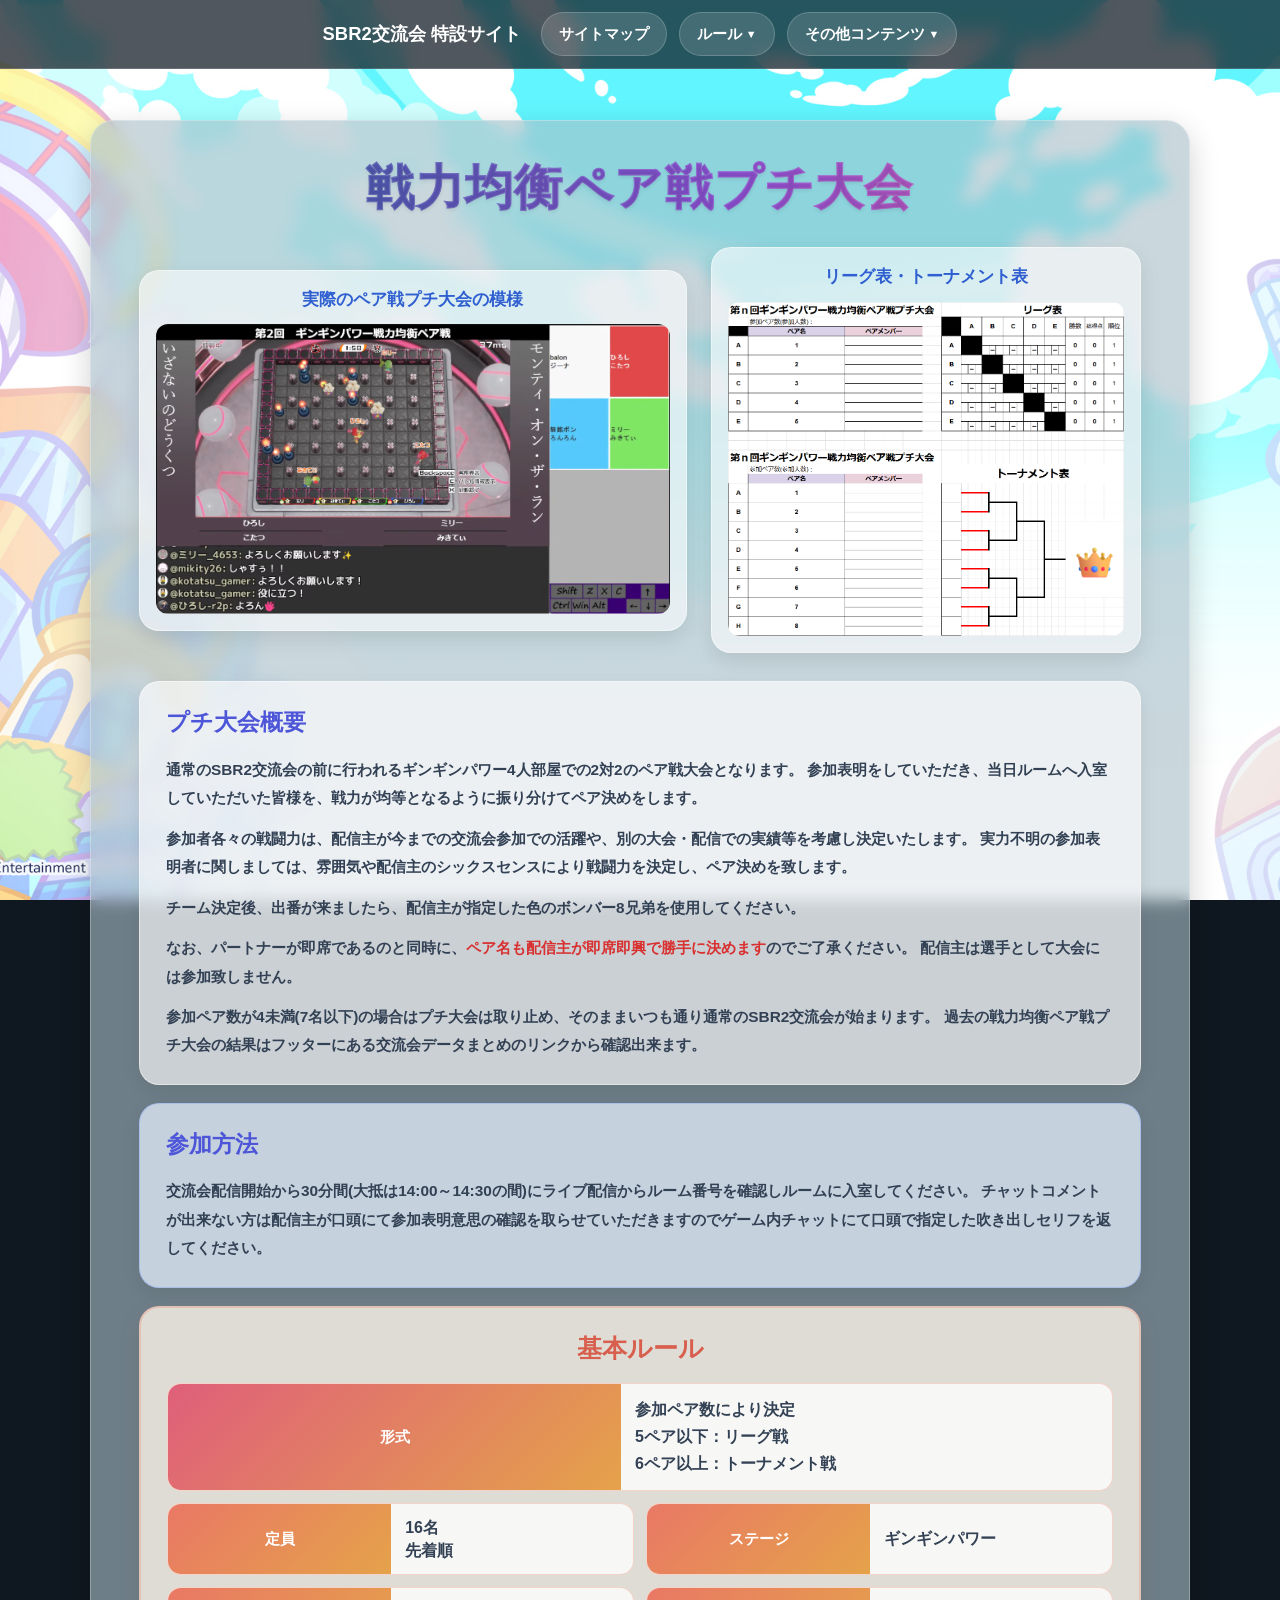
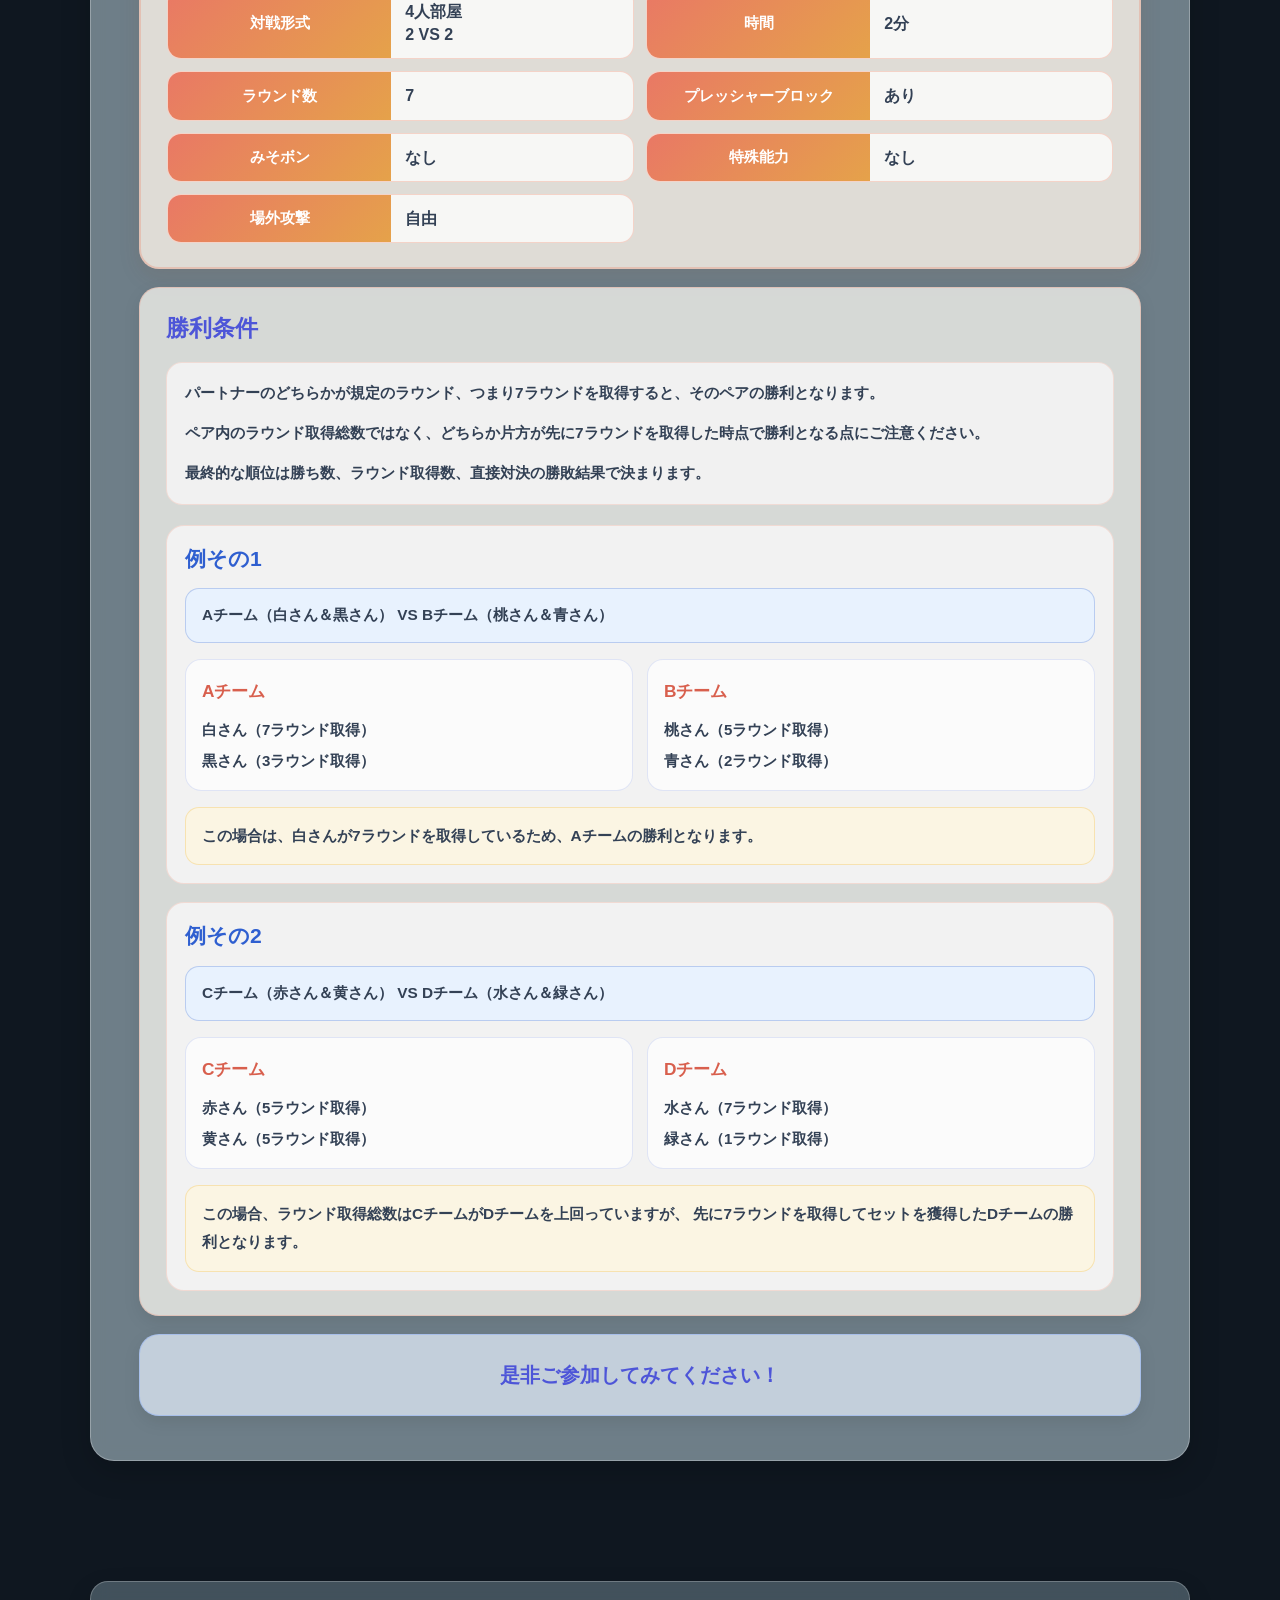
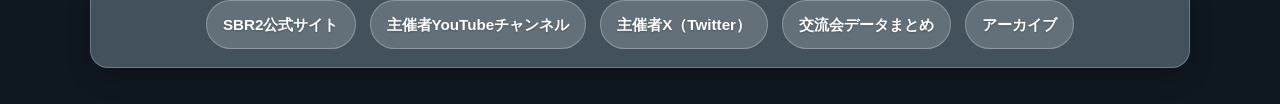
<file: pair.html>
<!DOCTYPE html>
<html lang="ja">

<head>
    <meta charset="UTF-8">
    <meta name="viewport" content="width=device-width, initial-scale=1.0">
    <title>戦力均衡ペア戦プチ大会 | SBR2交流会 特設サイト</title>
    <meta name="description" content="SBR2交流会で開催している戦力均衡ペア戦プチ大会の概要、ルール、エントリー、勝利条件をまとめたページです。">
    <link rel="stylesheet" href="style.css">
</head>

<body>
    <!-- 背景固定レイヤー -->
    <div class="background-layer"></div>

    <!-- 全体ラッパー -->
    <div class="site-wrapper">

        <!-- ヘッダー -->
        <header class="site-header">
            <div class="header-inner header-inner-menu">
                <div class="site-logo">
                    <a href="index.html">SBR2交流会 特設サイト</a>
                </div>
        
                <nav class="header-nav header-menu-nav" aria-label="ヘッダーナビゲーション">
                    <ul class="header-nav-list header-menu-list">
                        <li><a href="sitemap.html">サイトマップ</a></li>
        
                        <li class="header-menu-item">
                            <details class="header-dropdown">
                                <summary>ルール</summary>
                                <div class="header-dropdown-panel">
                                    <a href="rule.html">交流会ルール</a>
                                    <a href="pair.html">戦力均衡ペア戦プチ大会ルール</a>
                                </div>
                            </details>
                        </li>
        
                        <li class="header-menu-item">
                            <details class="header-dropdown">
                                <summary>その他コンテンツ</summary>
                                <div class="header-dropdown-panel">
                                    <a href="devotedmember.html">常連名簿</a>
                                    <a href="combo.html">誘爆技講座</a>
                                    <a href="fgplay.html">名場面・珍場面集</a>
                                    <a href="faq.html">よくある質問 FAQ</a>
                                    <a href="search.html">ページ内検索</a>
                                    <a href="event.html">大会・イベント情報</a>
                                    <a href="feedback.html">参加者インタビュー</a>
                                    <a href="glossary.html">用語集</a>
                                </div>
                            </details>
                        </li>
                    </ul>
                </nav>
            </div>
        </header>

        <!-- メイン -->
        <main class="main-content pair-main">

            <section class="pair-section">
                <div class="content-box pair-box">

                    <h1 class="section-title pair-title">戦力均衡ペア戦プチ大会</h1>

                    <!-- 画像2枚 -->
                    <div class="pair-image-grid">

                        <figure class="pair-image-card">
                            <figcaption class="pair-image-caption">実際のペア戦プチ大会の模様</figcaption>
                            <img src="images/pair-streaming.png" alt="戦力均衡ペア戦プチ大会の実際の配信画面例" class="pair-image">
                        </figure>

                        <figure class="pair-image-card">
                            <figcaption class="pair-image-caption">リーグ表・トーナメント表</figcaption>
                            <img src="images/pair-rt.png" alt="戦力均衡ペア戦プチ大会のリーグ表とトーナメント表の例" class="pair-image">
                        </figure>

                    </div>

                    <!-- 概要 -->
                    <section class="pair-intro-box">
                        <h2 class="pair-section-title">プチ大会概要</h2>

                        <p>
                            通常のSBR2交流会の前に行われるギンギンパワー4人部屋での2対2のペア戦大会となります。
                            参加表明をしていただき、当日ルームへ入室していただいた皆様を、戦力が均等となるように振り分けてペア決めをします。
                        </p>

                        <p>
                            参加者各々の戦闘力は、配信主が今までの交流会参加での活躍や、別の大会・配信での実績等を考慮し決定いたします。
                            実力不明の参加表明者に関しましては、雰囲気や配信主のシックスセンスにより戦闘力を決定し、ペア決めを致します。
                        </p>

                        <p>
                            チーム決定後、出番が来ましたら、配信主が指定した色のボンバー8兄弟を使用してください。
                        </p>

                        <p>
                            なお、パートナーが即席であるのと同時に、<span class="pair-emphasis-red">ペア名も配信主が即席即興で勝手に決めます</span>のでご了承ください。
                            配信主は選手として大会には参加致しません。
                        </p>

                        <p>
                            参加ペア数が4未満(7名以下)の場合はプチ大会は取り止め、そのままいつも通り通常のSBR2交流会が始まります。
                            過去の戦力均衡ペア戦プチ大会の結果はフッターにある交流会データまとめのリンクから確認出来ます。
                        </p>
                    </section>

                    <!-- 参加方法 -->
                    <section class="pair-entry-box">
                        <h2 class="pair-section-title">参加方法</h2>

                        <p>
                            交流会配信開始から30分間(大抵は14:00～14:30の間)にライブ配信からルーム番号を確認しルームに入室してください。
                            チャットコメントが出来ない方は配信主が口頭にて参加表明意思の確認を取らせていただきますのでゲーム内チャットにて口頭で指定した吹き出しセリフを返してください。

                        </p>

                        <!-- <p>
                            事前エントリーは必須ではありませんが、参加予定の方はこちらに入力していただけると上記の件により運営側は準備がしやすくなり大変助かります。
                            急用などで参加できなくなった場合でも、キャンセル連絡は不要です。
                            参加可能な方は14:00～14:30の間に配信中のルームへ入室していただければ大丈夫です。
                        </p>     -->

                        <!-- <div class="pair-entry-button-wrap">
                            <a href="#" class="pair-entry-button">
                                事前エントリーフォームはこちら
                            </a>
                        </div>

                        <p class="pair-entry-note">
                            <h2><span class="pair-emphasis-red">まだフォームは完成していません</span></h2>
                        </p> -->
                    </section>

                    <!-- 基本ルール -->
                    <section class="pair-basic-box">
                        <h2 class="pair-basic-title">基本ルール</h2>
                    
                        <dl class="pair-basic-grid">
                            <div class="pair-basic-item pair-basic-item-wide">
                                <dt>形式</dt>
                                <dd>
                                    参加ペア数により決定<br>
                                    5ペア以下：リーグ戦<br>
                                    6ペア以上：トーナメント戦
                                </dd>
                            </div>
                    
                            <div class="pair-basic-item">
                                <dt>定員</dt>
                                <dd>16名<br>先着順</dd>
                            </div>
                    
                            <div class="pair-basic-item">
                                <dt>ステージ</dt>
                                <dd>ギンギンパワー</dd>
                            </div>
                    
                            <div class="pair-basic-item">
                                <dt>対戦形式</dt>
                                <dd>4人部屋<br>2 VS 2</dd>
                            </div>
                    
                            <div class="pair-basic-item">
                                <dt>時間</dt>
                                <dd>2分</dd>
                            </div>
                    
                            <div class="pair-basic-item">
                                <dt>ラウンド数</dt>
                                <dd>7</dd>
                            </div>
                            
                            <div class="pair-basic-item">
                                <dt>プレッシャーブロック</dt>
                                <dd>あり</dd>
                            </div>

                            <div class="pair-basic-item">
                                <dt>みそボン</dt>
                                <dd>なし</dd>
                            </div>
                            
                            <div class="pair-basic-item">
                                <dt>特殊能力</dt>
                                <dd>なし</dd>
                            </div>
                            
                            <div class="pair-basic-item">
                                <dt>場外攻撃</dt>
                                <dd>自由</dd>
                            </div>
                        </dl>
                    </section>

                    <!-- 勝利条件 -->
                    <section class="pair-win-box">
                        <h2 class="pair-section-title">勝利条件</h2>
                    
                        <div class="pair-win-lead">
                            <p>
                                パートナーのどちらかが規定のラウンド、つまり7ラウンドを取得すると、そのペアの勝利となります。
                            </p>
                    
                            <p>
                                ペア内のラウンド取得総数ではなく、どちらか片方が先に7ラウンドを取得した時点で勝利となる点にご注意ください。
                            </p>

                            <p>
                                最終的な順位は勝ち数、ラウンド取得数、直接対決の勝敗結果で決まります。
                            </p>
                        </div>
                    
                        <div class="pair-example-list">
                    
                            <div class="pair-example-block">
                                <h3 class="pair-example-title">例その1</h3>
                    
                                <p class="pair-match-title">
                                    Aチーム（白さん＆黒さん） VS Bチーム（桃さん＆青さん）
                                </p>
                    
                                <div class="pair-result-grid">
                                    <div class="pair-result-team">
                                        <h4>Aチーム</h4>
                                        <p>白さん（7ラウンド取得）</p>
                                        <p>黒さん（3ラウンド取得）</p>
                                    </div>
                    
                                    <div class="pair-result-team">
                                        <h4>Bチーム</h4>
                                        <p>桃さん（5ラウンド取得）</p>
                                        <p>青さん（2ラウンド取得）</p>
                                    </div>
                                </div>
                    
                                <p class="pair-result-note">
                                    この場合は、白さんが7ラウンドを取得しているため、Aチームの勝利となります。
                                </p>
                            </div>
                    
                            <div class="pair-example-block">
                                <h3 class="pair-example-title">例その2</h3>
                    
                                <p class="pair-match-title">
                                    Cチーム（赤さん＆黄さん） VS Dチーム（水さん＆緑さん）
                                </p>
                    
                                <div class="pair-result-grid">
                                    <div class="pair-result-team">
                                        <h4>Cチーム</h4>
                                        <p>赤さん（5ラウンド取得）</p>
                                        <p>黄さん（5ラウンド取得）</p>
                                    </div>
                    
                                    <div class="pair-result-team">
                                        <h4>Dチーム</h4>
                                        <p>水さん（7ラウンド取得）</p>
                                        <p>緑さん（1ラウンド取得）</p>
                                    </div>
                                </div>
                    
                                <p class="pair-result-note">
                                    この場合、ラウンド取得総数はCチームがDチームを上回っていますが、
                                    先に7ラウンドを取得してセットを獲得したDチームの勝利となります。
                                </p>
                            </div>
                    
                        </div>
                    </section>

                    <!-- 参加案内 -->
                    <section class="pair-message-box">
                        <p>
                            是非ご参加してみてください！
                        </p>
                    </section>

                </div>
            </section>

        </main>

        <!-- フッター -->
        <footer class="site-footer">
            <div class="footer-inner">
                <div class="footer-links">
                    <a href="https://www.konami.com/games/bomberman/r2/jp/ja/" class="footer-link" target="_blank">SBR2公式サイト</a>
                    <a href="https://www.youtube.com/user/GuystMarnonce" class="footer-link" target="_blank">主催者YouTubeチャンネル</a>
                    <a href="https://x.com/Guyst_Marnonce" class="footer-link" target="_blank">主催者X（Twitter）</a>
                    <a href="https://docs.google.com/spreadsheets/d/1me0O5U3mfCUWeh6bFiSn7yxI5rq0dbSLIO38nxFjFEs/edit?usp=sharing"
                        class="footer-link" target="_blank">交流会データまとめ</a>
                    <a href="https://www.youtube.com/playlist?list=PL0i5qplbMVFnaj_45A642adiddO8tWUbD" class="footer-link"
                        target="_blank">アーカイブ</a>
                </div>
            </div>
        </footer>

    </div>

    <script>
        const headerDropdowns = document.querySelectorAll('.header-dropdown');

        headerDropdowns.forEach((dropdown) => {
            dropdown.addEventListener('toggle', () => {
                if (!dropdown.open) return;

                headerDropdowns.forEach((otherDropdown) => {
                    if (otherDropdown !== dropdown) {
                        otherDropdown.open = false;
                    }
                });
            });
        });

        document.addEventListener('pointerdown', (event) => {
            const clickedInsideDropdown = event.target.closest('.header-dropdown');

            if (clickedInsideDropdown) {
                return;
            }

            headerDropdowns.forEach((dropdown) => {
                dropdown.open = false;
            });
        }, true);
    </script>

</body>

</html>
</file>
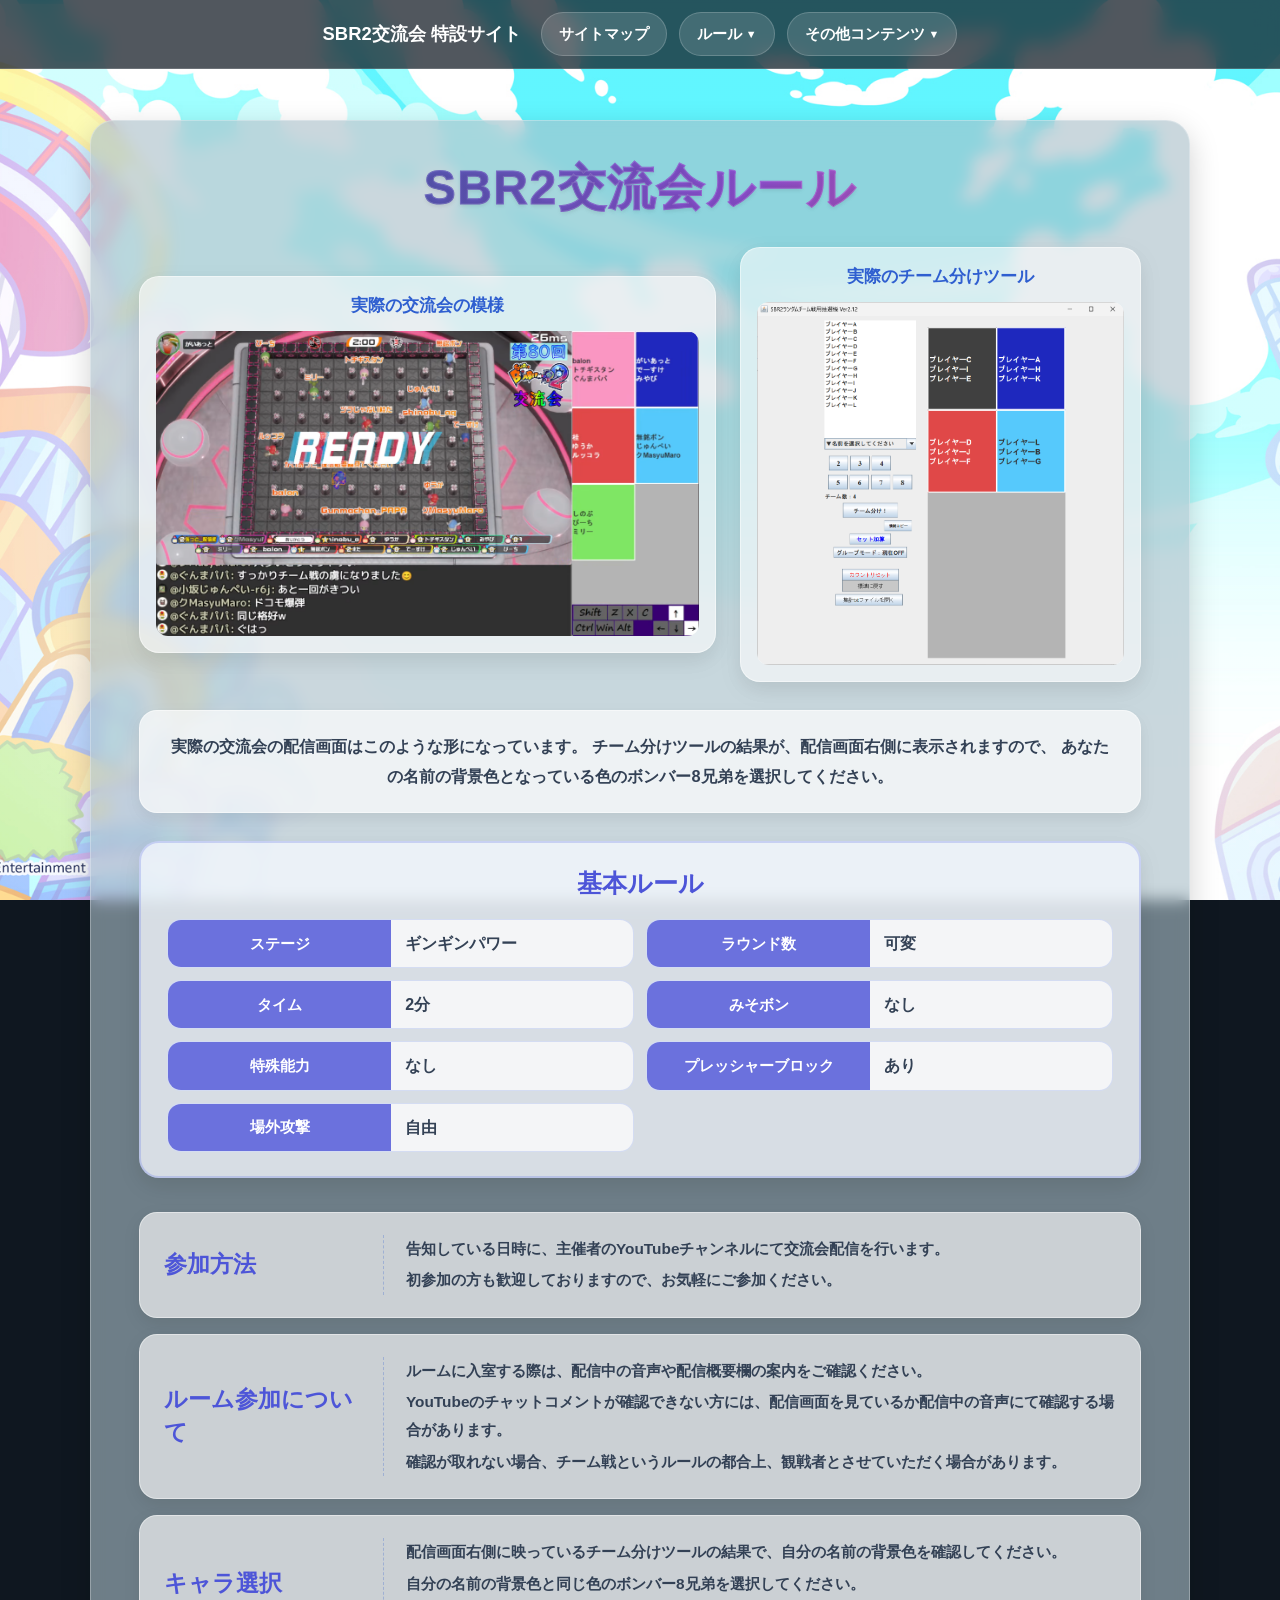
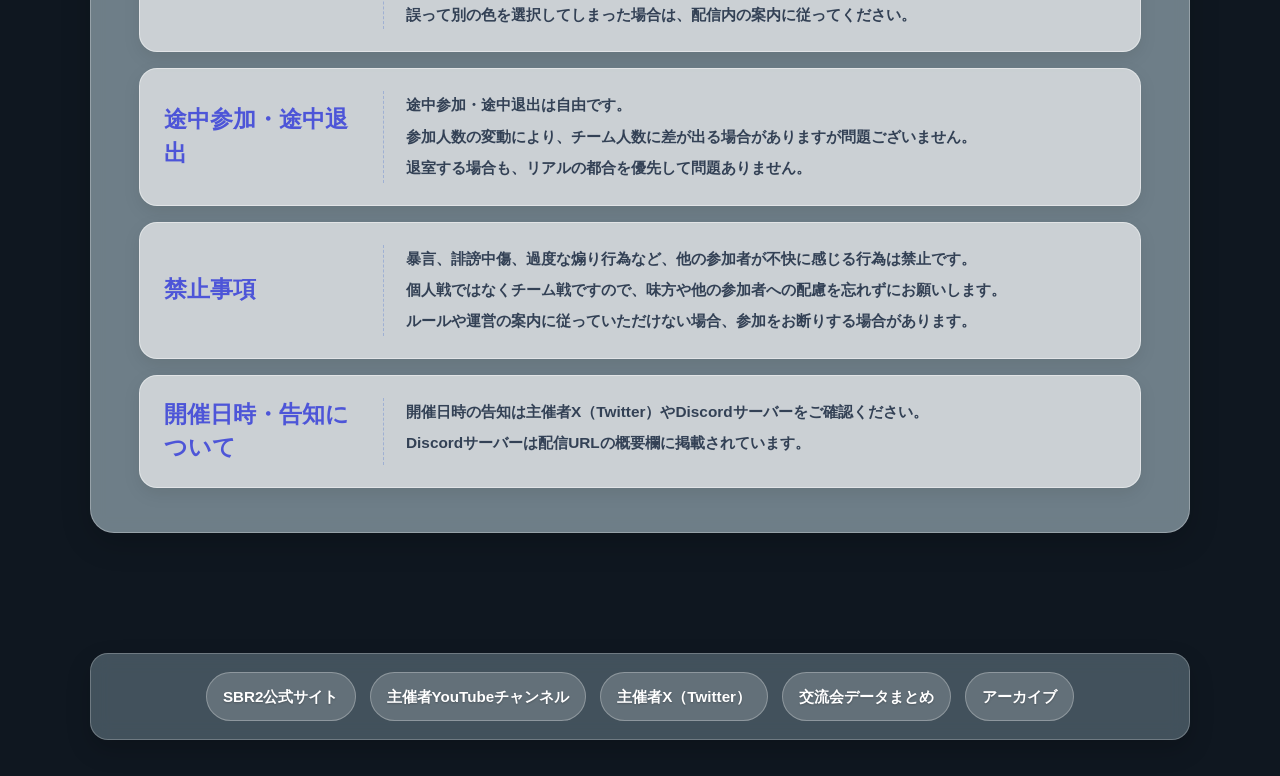
<file: rule.html>
<!DOCTYPE html>
<html lang="ja">

<head>
    <meta charset="UTF-8">
    <meta name="viewport" content="width=device-width, initial-scale=1.0">
    <title>交流会ルール | SBR2交流会 特設サイト</title>
    <meta name="description" content="SBR2交流会の参加方法、チーム分け、ボンバー選択、マナーなどのルールをまとめたページです。">
    <link rel="stylesheet" href="style.css">
</head>

<body>
    <!-- 背景固定レイヤー -->
    <div class="background-layer"></div>

    <!-- 全体ラッパー -->
    <div class="site-wrapper">

        <!-- ヘッダー -->
        <header class="site-header">
            <div class="header-inner header-inner-menu">
                <div class="site-logo">
                    <a href="index.html">SBR2交流会 特設サイト</a>
                </div>
        
                <nav class="header-nav header-menu-nav" aria-label="ヘッダーナビゲーション">
                    <ul class="header-nav-list header-menu-list">
                        <li><a href="sitemap.html">サイトマップ</a></li>
        
                        <li class="header-menu-item">
                            <details class="header-dropdown">
                                <summary>ルール</summary>
                                <div class="header-dropdown-panel">
                                    <a href="rule.html">交流会ルール</a>
                                    <a href="pair.html">戦力均衡ペア戦プチ大会ルール</a>
                                </div>
                            </details>
                        </li>
        
                        <li class="header-menu-item">
                            <details class="header-dropdown">
                                <summary>その他コンテンツ</summary>
                                <div class="header-dropdown-panel">
                                    <a href="devotedmember.html">常連名簿</a>
                                    <a href="combo.html">誘爆技講座</a>
                                    <a href="fgplay.html">名場面・珍場面集</a>
                                    <a href="faq.html">よくある質問 FAQ</a>
                                    <a href="search.html">ページ内検索</a>
                                    <a href="event.html">大会・イベント情報</a>
                                    <a href="feedback.html">参加者インタビュー</a>
                                    <a href="glossary.html">用語集</a>
                                </div>
                            </details>
                        </li>
                    </ul>
                </nav>
            </div>
        </header>

        <!-- メイン -->
        <main class="main-content rule-main">

            <section class="rule-section">
                <div class="content-box rule-box">

                    <h1 class="section-title rule-title">SBR2交流会ルール</h1>

                    <!-- 画像2枚 -->
                    <div class="rule-image-grid">

                        <figure class="rule-image-card">
                            <figcaption class="rule-image-caption">実際の交流会の模様</figcaption>
                            <img src="images/streaming.png" alt="SBR2交流会の実際の配信画面例" class="rule-image">
                        </figure>

                        <figure class="rule-image-card">
                            <figcaption class="rule-image-caption">実際のチーム分けツール</figcaption>
                            <img src="images/shuffletool.png" alt="SBR2ランダムチーム戦用抽選機の画面例" class="rule-image">
                        </figure>

                    </div>

                    <!-- 説明文 -->
                    <div class="rule-guide-box">
                        <p class="rule-guide-text">
                            実際の交流会の配信画面はこのような形になっています。
                            チーム分けツールの結果が、配信画面右側に表示されますので、
                            あなたの名前の背景色となっている色のボンバー8兄弟を選択してください。
                        </p>
                    </div>

                    <!-- 下のルール欄 -->
                    <div class="rule-detail-list">

                        <section class="rule-basic-box">
                            <h2 class="rule-basic-title">基本ルール</h2>
                        
                            <dl class="rule-basic-grid">
                                <div class="rule-basic-item">
                                    <dt>ステージ</dt>
                                    <dd>ギンギンパワー</dd>
                                </div>
                        
                                <div class="rule-basic-item">
                                    <dt>ラウンド数</dt>
                                    <dd>可変</dd>
                                </div>
                        
                                <div class="rule-basic-item">
                                    <dt>タイム</dt>
                                    <dd>2分</dd>
                                </div>
                        
                                <div class="rule-basic-item">
                                    <dt>みそボン</dt>
                                    <dd>なし</dd>
                                </div>
                        
                                <div class="rule-basic-item">
                                    <dt>特殊能力</dt>
                                    <dd>なし</dd>
                                </div>
                        
                                <div class="rule-basic-item">
                                    <dt>プレッシャーブロック</dt>
                                    <dd>あり</dd>
                                </div>
                        
                                <div class="rule-basic-item">
                                    <dt>場外攻撃</dt>
                                    <dd>自由</dd>
                                </div>
                            </dl>
                        </section>

                        <section class="rule-detail-card">
                            <div class="rule-detail-heading">
                                <h2>参加方法</h2>
                            </div>

                            <div class="rule-detail-body">
                                <ul>
                                    <li>告知している日時に、主催者のYouTubeチャンネルにて交流会配信を行います。</li>
                                    <li>初参加の方も歓迎しておりますので、お気軽にご参加ください。</li>
                                </ul>

                                <!--
                                    文言を追加したい場合は、この下に
                                    <p>追加したい文章</p>
                                    のように書き足せます。
                                -->
                            </div>
                        </section>

                        <section class="rule-detail-card">
                            <div class="rule-detail-heading">
                                <h2>ルーム参加について</h2>
                            </div>

                            <div class="rule-detail-body">
                                <ul>
                                    <li>ルームに入室する際は、配信中の音声や配信概要欄の案内をご確認ください。</li>
                                    <li>YouTubeのチャットコメントが確認できない方には、配信画面を見ているか配信中の音声にて確認する場合があります。</li>
                                    <li>確認が取れない場合、チーム戦というルールの都合上、観戦者とさせていただく場合があります。</li>
                                </ul>
                            </div>
                        </section>

                        <section class="rule-detail-card">
                            <div class="rule-detail-heading">
                                <h2>キャラ選択</h2>
                            </div>

                            <div class="rule-detail-body">
                                <ul>
                                    <li>配信画面右側に映っているチーム分けツールの結果で、自分の名前の背景色を確認してください。</li>
                                    <li>自分の名前の背景色と同じ色のボンバー8兄弟を選択してください。</li>
                                    <li>誤って別の色を選択してしまった場合は、配信内の案内に従ってください。</li>
                                </ul>
                            </div>
                        </section>

                        <section class="rule-detail-card">
                            <div class="rule-detail-heading">
                                <h2>途中参加・途中退出</h2>
                            </div>

                            <div class="rule-detail-body">
                                <ul>
                                    <li>途中参加・途中退出は自由です。</li>
                                    <li>参加人数の変動により、チーム人数に差が出る場合がありますが問題ございません。</li>
                                    <li>退室する場合も、リアルの都合を優先して問題ありません。</li>
                                </ul>
                            </div>
                        </section>

                        <section class="rule-detail-card">
                            <div class="rule-detail-heading">
                                <h2>禁止事項</h2>
                            </div>

                            <div class="rule-detail-body">
                                <ul>
                                    <li>暴言、誹謗中傷、過度な煽り行為など、他の参加者が不快に感じる行為は禁止です。</li>
                                    <li>個人戦ではなくチーム戦ですので、味方や他の参加者への配慮を忘れずにお願いします。</li>
                                    <li>ルールや運営の案内に従っていただけない場合、参加をお断りする場合があります。</li>
                                </ul>
                            </div>
                        </section>

                        <section class="rule-detail-card">
                            <div class="rule-detail-heading">
                                <h2>開催日時・告知について</h2>
                            </div>

                            <div class="rule-detail-body">
                                <ul>
                                    <li>開催日時の告知は主催者X（Twitter）やDiscordサーバーをご確認ください。</li>
                                    <li>Discordサーバーは配信URLの概要欄に掲載されています。</li>
                                </ul>
                            </div>
                        </section>

                    </div>

                </div>
            </section>

        </main>

        <!-- フッター -->
        <footer class="site-footer">
            <div class="footer-inner">
                <div class="footer-links">
                    <a href="https://www.konami.com/games/bomberman/r2/jp/ja/" class="footer-link" target="_blank">SBR2公式サイト</a>
                    <a href="https://www.youtube.com/user/GuystMarnonce" class="footer-link" target="_blank">主催者YouTubeチャンネル</a>
                    <a href="https://x.com/Guyst_Marnonce" class="footer-link" target="_blank">主催者X（Twitter）</a>
                    <a href="https://docs.google.com/spreadsheets/d/1me0O5U3mfCUWeh6bFiSn7yxI5rq0dbSLIO38nxFjFEs/edit?usp=sharing"
                        class="footer-link" target="_blank">交流会データまとめ</a>
                    <a href="https://www.youtube.com/playlist?list=PL0i5qplbMVFnaj_45A642adiddO8tWUbD" class="footer-link"
                        target="_blank">アーカイブ</a>
                </div>
            </div>
        </footer>

    </div>

    <script>
        const headerDropdowns = document.querySelectorAll('.header-dropdown');

        headerDropdowns.forEach((dropdown) => {
            dropdown.addEventListener('toggle', () => {
                if (!dropdown.open) return;

                headerDropdowns.forEach((otherDropdown) => {
                    if (otherDropdown !== dropdown) {
                        otherDropdown.open = false;
                    }
                });
            });
        });

        document.addEventListener('pointerdown', (event) => {
            const clickedInsideDropdown = event.target.closest('.header-dropdown');

            if (clickedInsideDropdown) {
                return;
            }

            headerDropdowns.forEach((dropdown) => {
                dropdown.open = false;
            });
        }, true);
    </script>
    
</body>

</html>
</file>
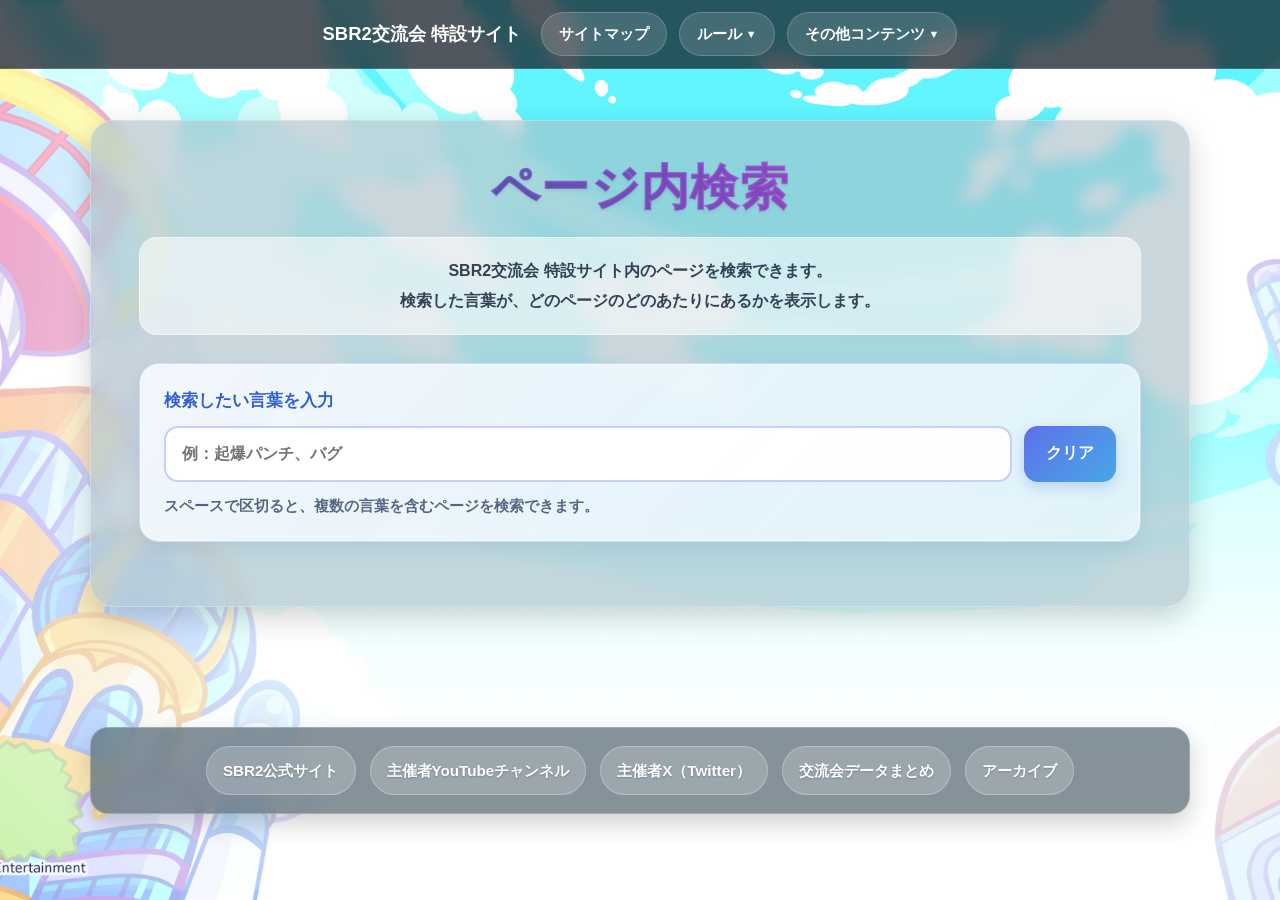
<file: search.html>
<!DOCTYPE html>
<html lang="ja">

<head>
    <meta charset="UTF-8">
    <meta name="viewport" content="width=device-width, initial-scale=1.0">
    <title>ページ内検索 | SBR2交流会 特設サイト</title>
    <meta name="description" content="SBR2交流会特設サイト内のページを検索できます。">
    <link rel="stylesheet" href="style.css">
</head>

<body>
    <!-- 背景固定レイヤー -->
    <div class="background-layer"></div>

    <!-- 全体ラッパー -->
    <div class="site-wrapper">

        <!-- ヘッダー -->
        <header class="site-header">
            <div class="header-inner header-inner-menu">
                <div class="site-logo">
                    <a href="index.html">SBR2交流会 特設サイト</a>
                </div>
        
                <nav class="header-nav header-menu-nav" aria-label="ヘッダーナビゲーション">
                    <ul class="header-nav-list header-menu-list">
                        <li><a href="sitemap.html">サイトマップ</a></li>
        
                        <li class="header-menu-item">
                            <details class="header-dropdown">
                                <summary>ルール</summary>
                                <div class="header-dropdown-panel">
                                    <a href="rule.html">交流会ルール</a>
                                    <a href="pair.html">戦力均衡ペア戦プチ大会ルール</a>
                                </div>
                            </details>
                        </li>
        
                        <li class="header-menu-item">
                            <details class="header-dropdown">
                                <summary>その他コンテンツ</summary>
                                <div class="header-dropdown-panel">
                                    <a href="devotedmember.html">常連名簿</a>
                                    <a href="combo.html">誘爆技講座</a>
                                    <a href="fgplay.html">名場面・珍場面集</a>
                                    <a href="faq.html">よくある質問 FAQ</a>
                                    <a href="search.html">ページ内検索</a>
                                    <a href="event.html">大会・イベント情報</a>
                                    <a href="feedback.html">参加者インタビュー</a>
                                    <a href="glossary.html">用語集</a>
                                </div>
                            </details>
                        </li>
                    </ul>
                </nav>
            </div>
        </header>

        <!-- メイン -->
        <main class="main-content search-main">
            <section class="search-section">
                <div class="content-box search-box">
                    <h1 class="section-title search-title">ページ内検索</h1>

                    <p class="search-lead">
                        SBR2交流会 特設サイト内のページを検索できます。<br>
                        検索した言葉が、どのページのどのあたりにあるかを表示します。
                    </p>

                    <div class="search-form-area">
                        <label class="search-label" for="siteSearchInput">検索したい言葉を入力</label>

                        <div class="search-input-row">
                            <input type="search" id="siteSearchInput" class="site-search-input"
                                placeholder="例：起爆パンチ、バグ" autocomplete="off">
                            <button type="button" id="siteSearchClear" class="site-search-clear">
                                クリア
                            </button>
                        </div>

                        <p class="search-note">
                            スペースで区切ると、複数の言葉を含むページを検索できます。
                        </p>
                    </div>

                    <div class="search-result-box">
                        <p id="searchStatus" class="search-status"></p>
                        <div id="searchResults" class="search-results"></div>
                    </div>
                </div>
            </section>
        </main>

        <!-- フッター -->
        <footer class="site-footer">
            <div class="footer-inner">
                <div class="footer-links">
                    <a href="https://www.konami.com/games/bomberman/r2/jp/ja/" class="footer-link" target="_blank">SBR2公式サイト</a>
                    <a href="https://www.youtube.com/user/GuystMarnonce" class="footer-link" target="_blank">主催者YouTubeチャンネル</a>
                    <a href="https://x.com/Guyst_Marnonce" class="footer-link" target="_blank">主催者X（Twitter）</a>
                    <a href="https://docs.google.com/spreadsheets/d/1me0O5U3mfCUWeh6bFiSn7yxI5rq0dbSLIO38nxFjFEs/edit?usp=sharing"
                        class="footer-link" target="_blank">交流会データまとめ</a>
                    <a href="https://www.youtube.com/playlist?list=PL0i5qplbMVFnaj_45A642adiddO8tWUbD" class="footer-link"
                        target="_blank">アーカイブ</a>
                </div>
            </div>
        </footer>

    </div>

    <script>
        const searchPages = [
            { title: "トップページ", url: "index.html" },
            { title: "交流会ルール", url: "rule.html" },
            { title: "戦力均衡ペア戦プチ大会", url: "pair.html" },
            { title: "サイトマップ", url: "sitemap.html" },
            { title: "常連名簿", url: "devotedmember.html" },
            { title: "誘爆技講座", url: "combo.html" },
            { title: "名場面・珍場面集", url: "fgplay.html" },
            { title: "よくある質問 FAQ", url: "faq.html" },
            { title: "大会・イベント情報", url: "event.html" },
            { title: "参加者インタビュー", url: "feedback.html" },
            { title: "用語集", url: "glossary.html" }
        ];

        const input = document.getElementById("siteSearchInput");
        const clearButton = document.getElementById("siteSearchClear");
        const statusText = document.getElementById("searchStatus");
        const resultsArea = document.getElementById("searchResults");

        let searchIndex = [];
        let isReady = false;

        function normalizeText(text) {
            return text
                .toString()
                .toLowerCase()
                .replace(/\s+/g, " ")
                .trim();
        }

        function escapeHtml(text) {
            return text
                .toString()
                .replace(/&/g, "&amp;")
                .replace(/</g, "&lt;")
                .replace(/>/g, "&gt;")
                .replace(/"/g, "&quot;")
                .replace(/'/g, "&#039;");
        }

        function highlightText(text, keywords) {
            let escaped = escapeHtml(text);

            keywords.forEach(keyword => {
                if (!keyword) return;

                const safeKeyword = keyword.replace(/[.*+?^${}()|[\]\\]/g, "\\$&");
                const regex = new RegExp(`(${safeKeyword})`, "gi");
                escaped = escaped.replace(regex, "<mark>$1</mark>");
            });

            return escaped;
        }

        function createSnippet(text, keywords) {
            const cleanText = text.replace(/\s+/g, " ").trim();
            const normalized = normalizeText(cleanText);

            let firstIndex = -1;

            keywords.forEach(keyword => {
                const index = normalized.indexOf(keyword);
                if (index !== -1 && (firstIndex === -1 || index < firstIndex)) {
                    firstIndex = index;
                }
            });

            if (firstIndex === -1) {
                return cleanText.slice(0, 120) + (cleanText.length > 120 ? "..." : "");
            }

            const start = Math.max(firstIndex - 45, 0);
            const end = Math.min(start + 150, cleanText.length);

            return (start > 0 ? "..." : "") + cleanText.slice(start, end) + (end < cleanText.length ? "..." : "");
        }

        function getSectionTitleFromElement(element) {
            const heading = element.querySelector("h1, h2, h3, h4, summary");
            if (heading && heading.textContent.trim()) {
                return heading.textContent.trim();
            }

            return "本文";
        }

        function getSectionIdFromElement(element) {
            const ownId = element.id;
            if (ownId) return ownId;

            const headingWithId = element.querySelector("h1[id], h2[id], h3[id], h4[id], summary[id]");
            if (headingWithId) return headingWithId.id;

            return "";
        }

        function collectSections(page, doc) {
                const main = doc.querySelector("main");

                if (!main) {
                    return [];
                }

                main.querySelectorAll("script, style, noscript").forEach(el => el.remove());

                /*
                    親要素と子要素を両方拾うと、同じ文章が重複して検索結果に出るため、
                    ここでは「実際の1カード・1項目」になりやすい要素だけを検索対象にする。
                */
                const sectionCandidates = main.querySelectorAll(
                    ".rule-basic-box, .rule-detail-card, " +
                    ".pair-intro-box, .pair-entry-box, .pair-basic-box, .pair-rule-card, .pair-example-card, .pair-win-box, .pair-message-box, " +
                    ".combo-video-card, .combo-note-box, " +
                    ".faq-item, .faq-note-box, " +
                    ".member-card, " +
                    ".feedback-interview-card, .feedback-note-box, " +
                    ".glossary-card, " +
                    ".event-card, " +
                    ".sitemap-item, " +
                    ".coming-soon-box, " +
                    ".intro-box"
                );

                const sections = [];
                const seenTexts = new Set();

                sectionCandidates.forEach((element, index) => {
                    const text = element.textContent.replace(/\s+/g, " ").trim();

                    if (!text) return;
                    if (text.length < 8) return;

                    /*
                        完全に同じ文章のカードは1回だけ登録する。
                        これで同一ページ内の二重表示を防ぐ。
                    */
                    const duplicateKey = `${page.url}::${text}`;
                    if (seenTexts.has(duplicateKey)) return;
                    seenTexts.add(duplicateKey);

                    const sectionTitle = getSectionTitleFromElement(element);
                    const sectionId = getSectionIdFromElement(element);
                    const linkUrl = sectionId ? `${page.url}#${sectionId}` : page.url;

                    sections.push({
                        pageTitle: page.title,
                        pageUrl: page.url,
                        sectionTitle: sectionTitle,
                        sectionUrl: linkUrl,
                        text: text,
                        normalizedText: normalizeText(`${page.title} ${sectionTitle} ${text}`),
                        sectionOrder: index
                    });
                });

                /*
                    カード型の要素がないページだけ、main全体を1件として登録する。
                    sectionやcontent-boxを普段から拾わないことで、重複を防ぐ。
                */
                if (sections.length === 0) {
                    const text = main.textContent.replace(/\s+/g, " ").trim();

                    if (text) {
                        sections.push({
                            pageTitle: page.title,
                            pageUrl: page.url,
                            sectionTitle: "本文",
                            sectionUrl: page.url,
                            text: text,
                            normalizedText: normalizeText(`${page.title} 本文 ${text}`),
                            sectionOrder: 0
                        });
                    }
                }

                return sections;
            }

        async function loadSearchIndex() {
            const loadedSections = [];

            for (const page of searchPages) {
                try {
                    const response = await fetch(page.url);

                    if (!response.ok) {
                        throw new Error(`${page.url} の読み込みに失敗しました`);
                    }

                    const html = await response.text();
                    const parser = new DOMParser();
                    const doc = parser.parseFromString(html, "text/html");

                    const sections = collectSections(page, doc);
                    loadedSections.push(...sections);
                } catch (error) {
                    console.warn(error);
                }
            }

            searchIndex = loadedSections;
            isReady = true;

            statusText.textContent = "";
            renderResults();
        }

        function renderResults() {
            const rawQuery = input.value.trim();
            const keywords = normalizeText(rawQuery).split(" ").filter(Boolean);

            if (!isReady) {
                resultsArea.innerHTML = `
                    <div class="search-empty-message">
                        検索データを読み込み中です。
                    </div>
                `;
                return;
            }

            if (keywords.length === 0) {
                statusText.textContent = "";
                resultsArea.innerHTML = "";
                return;
            }

            const matched = searchIndex
                .filter(item => keywords.every(keyword => item.normalizedText.includes(keyword)))
                .map(item => {
                    const firstKeywordIndex = keywords
                        .map(keyword => item.normalizedText.indexOf(keyword))
                        .filter(index => index >= 0)
                        .sort((a, b) => a - b)[0];

                    return {
                        ...item,
                        score: firstKeywordIndex
                    };
                })
                .sort((a, b) => {
                    if (a.pageTitle === b.pageTitle) {
                        return a.sectionOrder - b.sectionOrder;
                    }

                    return a.score - b.score;
                });

            if (matched.length === 0) {
                statusText.textContent = `「${rawQuery}」の検索結果：0件`;

                resultsArea.innerHTML = `
                    <div class="search-empty-message">
                        見つかりませんでした。<br>
                        キーワードを短くするか、別の言葉で検索してみてください。
                    </div>
                `;
                return;
            }

            statusText.textContent = `「${rawQuery}」の検索結果：${matched.length}件`;

            resultsArea.innerHTML = matched.map(item => {
                const snippet = createSnippet(item.text, keywords);

                return `
                    <article class="search-result-card">
                        <div class="search-result-meta">
                            <span class="search-result-page">${escapeHtml(item.pageTitle)}</span>
                            <span class="search-result-section">このあたり：${escapeHtml(item.sectionTitle)}</span>
                        </div>

                        <h2 class="search-result-title">
                            <a href="${escapeHtml(item.sectionUrl)}">
                                ${escapeHtml(item.pageTitle)} ＞ ${highlightText(item.sectionTitle, keywords)}
                            </a>
                        </h2>

                        <p class="search-result-snippet">
                            ${highlightText(snippet, keywords)}
                        </p>

                        <a class="search-result-link" href="${escapeHtml(item.sectionUrl)}">
                            この部分を見る
                        </a>
                    </article>
                `;
            }).join("");
        }

        input.addEventListener("input", renderResults);

        clearButton.addEventListener("click", () => {
                input.value = "";
                input.focus();
                statusText.textContent = "";
                resultsArea.innerHTML = "";
            }); 

        loadSearchIndex();
    </script>

    <script>
        const headerDropdowns = document.querySelectorAll('.header-dropdown');

        headerDropdowns.forEach((dropdown) => {
            dropdown.addEventListener('toggle', () => {
                if (!dropdown.open) return;

                headerDropdowns.forEach((otherDropdown) => {
                    if (otherDropdown !== dropdown) {
                        otherDropdown.open = false;
                    }
                });
            });
        });

        document.addEventListener('pointerdown', (event) => {
            const clickedInsideDropdown = event.target.closest('.header-dropdown');

            if (clickedInsideDropdown) {
                return;
            }

            headerDropdowns.forEach((dropdown) => {
                dropdown.open = false;
            });
        }, true);
    </script>

</body>

</html>
</file>
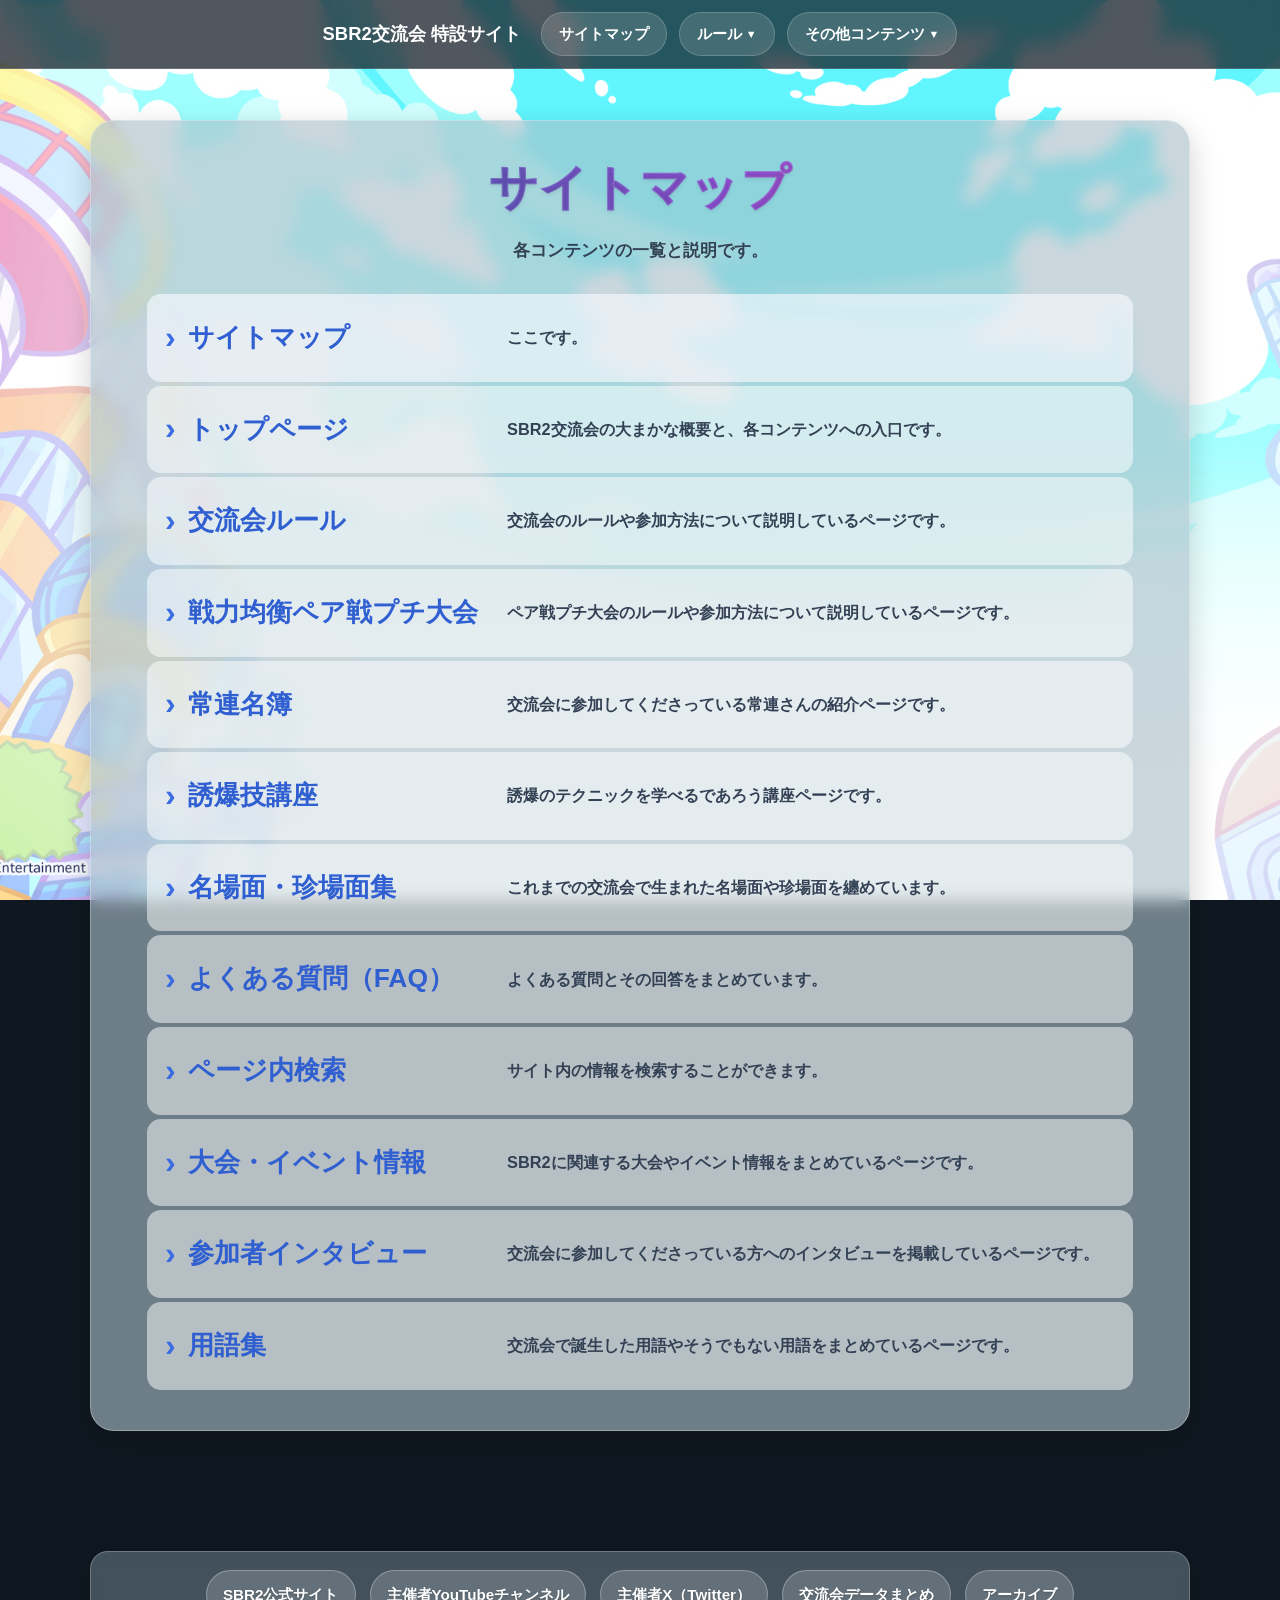
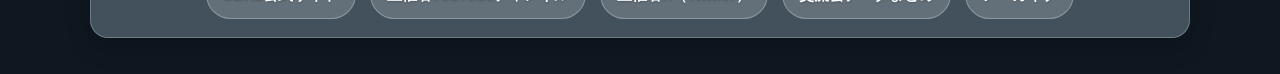
<file: sitemap.html>
<!DOCTYPE html>
<html lang="ja">

<head>
    <meta charset="UTF-8">
    <meta name="viewport" content="width=device-width, initial-scale=1.0">
    <title>サイトマップ | SBR2交流会 特設サイト</title>
    <meta name="description" content="SBR2交流会 特設サイトの各ページ一覧です。見たいページをすぐに探せます。">
    <link rel="stylesheet" href="style.css">
</head>

<body>
    <!-- 背景固定レイヤー -->
    <div class="background-layer"></div>

    <!-- 全体ラッパー -->
    <div class="site-wrapper">

        <!-- ヘッダー -->
        <header class="site-header">
            <div class="header-inner header-inner-menu">
                <div class="site-logo">
                    <a href="index.html">SBR2交流会 特設サイト</a>
                </div>
        
                <nav class="header-nav header-menu-nav" aria-label="ヘッダーナビゲーション">
                    <ul class="header-nav-list header-menu-list">
                        <li><a href="sitemap.html">サイトマップ</a></li>
        
                        <li class="header-menu-item">
                            <details class="header-dropdown">
                                <summary>ルール</summary>
                                <div class="header-dropdown-panel">
                                    <a href="rule.html">交流会ルール</a>
                                    <a href="pair.html">戦力均衡ペア戦プチ大会ルール</a>
                                </div>
                            </details>
                        </li>
        
                        <li class="header-menu-item">
                            <details class="header-dropdown">
                                <summary>その他コンテンツ</summary>
                                <div class="header-dropdown-panel">
                                    <a href="devotedmember.html">常連名簿</a>
                                    <a href="combo.html">誘爆技講座</a>
                                    <a href="fgplay.html">名場面・珍場面集</a>
                                    <a href="faq.html">よくある質問 FAQ</a>
                                    <a href="search.html">ページ内検索</a>
                                    <a href="event.html">大会・イベント情報</a>
                                    <a href="feedback.html">参加者インタビュー</a>
                                    <a href="glossary.html">用語集</a>
                                </div>
                            </details>
                        </li>
                    </ul>
                </nav>
            </div>
        </header>

        <!-- メイン -->
        <main class="main-content sitemap-main">

            <section class="sitemap-section">
                <div class="content-box sitemap-box">
                    <h1 class="section-title sitemap-title">サイトマップ</h1>
                    <p class="sitemap-lead">
                        各コンテンツの一覧と説明です。
                    </p>

                    <div class="sitemap-list">

                        <a href="sitemap.html" class="sitemap-item sitemap-self-item" id="sitemapSelfItem">
                            <div class="sitemap-item-link">
                                <span class="sitemap-arrow">›</span>
                                <span class="sitemap-name">サイトマップ</span>
                            </div>
                            <p class="sitemap-description" id="sitemapSelfDescription">
                                ここです。
                            </p>
                        </a>

                        <a href="index.html" class="sitemap-item">
                            <div class="sitemap-item-link">
                                <span class="sitemap-arrow">›</span>
                                <span class="sitemap-name">トップページ</span>
                            </div>
                            <p class="sitemap-description">
                                SBR2交流会の大まかな概要と、各コンテンツへの入口です。
                            </p>
                        </a>

                        <a href="rule.html" class="sitemap-item">
                            <div class="sitemap-item-link">
                                <span class="sitemap-arrow">›</span>
                                <span class="sitemap-name">交流会ルール</span>
                            </div>
                            <p class="sitemap-description">
                                交流会のルールや参加方法について説明しているページです。
                            </p>
                        </a>

                        <a href="pair.html" class="sitemap-item">
                            <div class="sitemap-item-link">
                                <span class="sitemap-arrow">›</span>
                                <span class="sitemap-name">戦力均衡ペア戦プチ大会</span>
                            </div>
                            <p class="sitemap-description">
                                ペア戦プチ大会のルールや参加方法について説明しているページです。
                            </p>
                        </a>

                        <a href="devotedmember.html" class="sitemap-item">
                            <div class="sitemap-item-link">
                                <span class="sitemap-arrow">›</span>
                                <span class="sitemap-name">常連名簿</span>
                            </div>
                            <p class="sitemap-description">
                                交流会に参加してくださっている常連さんの紹介ページです。
                            </p>
                        </a>

                        <a href="combo.html" class="sitemap-item">
                            <div class="sitemap-item-link">
                                <span class="sitemap-arrow">›</span>
                                <span class="sitemap-name">誘爆技講座</span>
                            </div>
                            <p class="sitemap-description">
                                誘爆のテクニックを学べるであろう講座ページです。
                            </p>
                        </a>

                        <a href="fgplay.html" class="sitemap-item">
                            <div class="sitemap-item-link">
                                <span class="sitemap-arrow">›</span>
                                <span class="sitemap-name">名場面・珍場面集</span>
                            </div>
                            <p class="sitemap-description">
                                これまでの交流会で生まれた名場面や珍場面を纏めています。
                            </p>
                        </a>

                        <a href="faq.html" class="sitemap-item">
                            <div class="sitemap-item-link">
                                <span class="sitemap-arrow">›</span>
                                <span class="sitemap-name">よくある質問（FAQ）</span>
                            </div>
                            <p class="sitemap-description">
                                よくある質問とその回答をまとめています。
                            </p>
                        </a>

                        <a href="search.html" class="sitemap-item">
                            <div class="sitemap-item-link">
                                <span class="sitemap-arrow">›</span>
                                <span class="sitemap-name">ページ内検索</span>
                            </div>
                            <p class="sitemap-description">
                                サイト内の情報を検索することができます。
                            </p>
                        </a>

                        <a href="event.html" class="sitemap-item">
                            <div class="sitemap-item-link">
                                <span class="sitemap-arrow">›</span>
                                <span class="sitemap-name">大会・イベント情報</span>
                            </div>
                            <p class="sitemap-description">
                                SBR2に関連する大会やイベント情報をまとめているページです。
                            </p>
                        </a>

                        <a href="feedback.html" class="sitemap-item">
                            <div class="sitemap-item-link">
                                <span class="sitemap-arrow">›</span>
                                <span class="sitemap-name">参加者インタビュー</span>
                            </div>
                            <p class="sitemap-description">
                                交流会に参加してくださっている方へのインタビューを掲載しているページです。
                            </p>
                        </a>
                        
                        <a href="glossary.html" class="sitemap-item">
                            <div class="sitemap-item-link">
                                <span class="sitemap-arrow">›</span>
                                <span class="sitemap-name">用語集</span>
                            </div>
                            <p class="sitemap-description">
                                交流会で誕生した用語やそうでもない用語をまとめているページです。
                            </p>
                        </a>

                    </div>
                </div>
            </section>

        </main>

        <!-- フッター -->
        <footer class="site-footer">
            <div class="footer-inner">
                <div class="footer-links">
                    <a href="https://www.konami.com/games/bomberman/r2/jp/ja/" class="footer-link" target="_blank">SBR2公式サイト</a>
                    <a href="https://www.youtube.com/user/GuystMarnonce" class="footer-link" target="_blank">主催者YouTubeチャンネル</a>
                    <a href="https://x.com/Guyst_Marnonce" class="footer-link" target="_blank">主催者X（Twitter）</a>
                    <a href="https://docs.google.com/spreadsheets/d/1me0O5U3mfCUWeh6bFiSn7yxI5rq0dbSLIO38nxFjFEs/edit?usp=sharing"
                        class="footer-link" target="_blank">交流会データまとめ</a>
                    <a href="https://www.youtube.com/playlist?list=PL0i5qplbMVFnaj_45A642adiddO8tWUbD" class="footer-link"
                        target="_blank">アーカイブ</a>
                </div>
            </div>
        </footer>

    </div>
    <script>
        const sitemapSelfItem = document.getElementById('sitemapSelfItem');
        const sitemapSelfDescription = document.getElementById('sitemapSelfDescription');

        const sitemapSelfMessages = [
            'ここです。',
            'はい、ここです。',
            '・・・ここですよ？',
            '・・・・・・そうそう、ここなんです。',
            'だからここですってば！！！',
            '無限ループって怖くね？'
        ];

        let sitemapSelfClickCount = 0;

        function shakeSitemapItemNormal() {
            sitemapSelfItem.animate(
                [
                    { transform: 'translateX(0)' },
                    { transform: 'translateX(-5px)' },
                    { transform: 'translateX(5px)' },
                    { transform: 'translateX(-3px)' },
                    { transform: 'translateX(3px)' },
                    { transform: 'translateX(0)' }
                ],
                {
                    duration: 240,
                    easing: 'ease'
                }
            );
        }

        function shakeSitemapItemStrong() {
            sitemapSelfItem.animate(
                [
                    { transform: 'translate(0, 0) rotate(0deg)' },
                    { transform: 'translate(-7px, -4px) rotate(-1deg)' },
                    { transform: 'translate(8px, 5px) rotate(1deg)' },
                    { transform: 'translate(-6px, 4px) rotate(-1deg)' },
                    { transform: 'translate(6px, -5px) rotate(1deg)' },
                    { transform: 'translate(-4px, 3px) rotate(-0.5deg)' },
                    { transform: 'translate(4px, -2px) rotate(0.5deg)' },
                    { transform: 'translate(0, 0) rotate(0deg)' }
                ],
                {
                    duration: 420,
                    easing: 'ease-in-out'
                }
            );
        }

        sitemapSelfItem.addEventListener('click', function (event) {
            event.preventDefault();

            sitemapSelfClickCount++;

            if (sitemapSelfClickCount >= sitemapSelfMessages.length) {
                sitemapSelfClickCount = 0;
            }

            const currentMessage = sitemapSelfMessages[sitemapSelfClickCount];

            sitemapSelfDescription.textContent = currentMessage;

            if (currentMessage === '無限ループって怖くね？') {
                return;
            }

            if (currentMessage === 'だからここですってば！！！') {
                shakeSitemapItemStrong();
                return;
            }

            shakeSitemapItemNormal();
        });
    </script>

    <script>
        const headerDropdowns = document.querySelectorAll('.header-dropdown');

        headerDropdowns.forEach((dropdown) => {
            dropdown.addEventListener('toggle', () => {
                if (!dropdown.open) return;

                headerDropdowns.forEach((otherDropdown) => {
                    if (otherDropdown !== dropdown) {
                        otherDropdown.open = false;
                    }
                });
            });
        });

        document.addEventListener('pointerdown', (event) => {
            const clickedInsideDropdown = event.target.closest('.header-dropdown');

            if (clickedInsideDropdown) {
                return;
            }

            headerDropdowns.forEach((dropdown) => {
                dropdown.open = false;
            });
        }, true);
    </script>

</body>

</html>
</file>
<file: style.css>
/* =========================
   基本設定
========================= */
* {
    box-sizing: border-box;
}

html {
    font-size: 16px;
    scroll-behavior: smooth;
}

body {
    margin: 0;
    font-family: "Yu Gothic", "Hiragino Kaku Gothic ProN", "Meiryo", sans-serif;
    color: #ffffff;
    background: #0f1720;
    line-height: 1.8;
}

a {
    color: inherit;
    text-decoration: none;
}

img {
    max-width: 100%;
    display: block;
}

/* =========================
   背景固定レイヤー
========================= */
.background-layer {
    position: fixed;
    inset: 0;
    z-index: -2;
    background-image:
        linear-gradient(rgba(255, 255, 255, 0.08), rgba(255, 255, 255, 0.08)),
        url("images/background.jpg");
    background-size: cover;
    background-position: center center;
    background-repeat: no-repeat;
}

/* =========================
   全体
========================= */
.site-wrapper {
    min-height: 100vh;
}

.main-content {
    width: min(1100px, 92%);
    margin: 0 auto;
    padding-top: 120px;
    padding-bottom: 80px;
}

/* =========================
   共通ボックス
========================= */
.content-box {
    background: rgba(170, 190, 200, 0.62);
    backdrop-filter: blur(8px);
    border: 1px solid rgba(255, 255, 255, 0.28);
    border-radius: 24px;
    box-shadow: 0 10px 30px rgba(0, 0, 0, 0.18);
}

/* =========================
   ヘッダー
========================= */
.site-header {
    position: fixed;
    top: 0;
    left: 0;
    width: 100%;
    z-index: 100;
    background: rgba(15, 23, 32, 0.72);
    backdrop-filter: blur(10px);
    border-bottom: 1px solid rgba(255, 255, 255, 0.16);
}

.header-inner {
    width: min(1200px, 96%);
    margin: 0 auto;
    display: flex;
    align-items: center;
    gap: 20px;
    padding: 14px 0;
}

.site-logo {
    flex-shrink: 0;
}

.site-logo a {
    font-size: 1.15rem;
    font-weight: 700;
    white-space: nowrap;
}

.header-nav {
    flex: 1;
    overflow-x: auto;
    overflow-y: hidden;
    -webkit-overflow-scrolling: touch;
    scrollbar-width: thin;
}

.header-nav-list {
    list-style: none;
    display: flex;
    gap: 12px;
    margin: 0;
    padding: 0 0 4px;
    min-width: max-content;
}

.header-nav-list li {
    flex: 0 0 auto;
}

.header-nav-list a {
    display: inline-block;
    padding: 10px 16px;
    border-radius: 999px;
    background: rgba(255, 255, 255, 0.14);
    border: 1px solid rgba(255, 255, 255, 0.16);
    font-size: 0.95rem;
    transition: 0.25s ease;
}

.header-nav-list a:hover {
    background: rgba(255, 255, 255, 0.22);
    transform: translateY(-1px);
}

/* =========================
   イントロ
========================= */
.intro-section {
    margin-bottom: 28px;
}

.intro-box {
    padding: 36px 32px;
}

.section-title {
    margin: 0 0 24px;
    font-size: clamp(2.1rem, 4vw, 3rem);
    line-height: 1.3;
    font-weight: 900;
    letter-spacing: 0.03em;
    background: linear-gradient(90deg, #2b5f9e 0%, #8d4fd1 60%, #d85ca8 100%);
    -webkit-background-clip: text;
    -webkit-text-fill-color: transparent;
    background-clip: text;
    color: transparent;
    -webkit-text-stroke: 1px rgba(255, 255, 255, 0.14);
    text-shadow: 0 2px 4px rgba(0, 0, 0, 0.10);
}

.intro-text {
    margin: 0 0 8px;
    line-height: 1.6;
    color: #000000;
    font-weight: 800;
}

.intro-text:last-child {
    margin-bottom: 0;
}

/* =========================
   メインバナー2枚
========================= */
.primary-banners-section {
    margin-bottom: 34px;
}

.primary-banners {
    display: grid;
    grid-template-columns: repeat(2, minmax(0, 1fr));
    gap: 20px;
}

.banner-image-link {
    display: block;
    overflow: visible;
    background: transparent;
    transition: opacity 0.2s ease;
}

.banner-image {
    display: block;
    width: 100%;
    height: auto;
    filter: drop-shadow(0 12px 28px rgba(0, 0, 0, 0.16));
}

.banner-image-link:hover {
    opacity: 0.90;
}

/* =========================
   その他のコンテンツ
========================= */
.other-contents-section {
    margin-bottom: 40px;
}

.other-contents-section .content-box {
    padding: 32px 28px;
}

.other-contents-grid {
    display: grid;
    grid-template-columns: repeat(3, minmax(0, 1fr));
    gap: 18px;
}

.other-banner-link {
    display: block;
    overflow: visible;
    background: transparent;
    transition: opacity 0.2s ease, transform 0.2s ease;
}

.other-banner-link:hover {
    opacity: 0.92;

}

.other-banner-image {
    display: block;
    width: 100%;
    height: auto;
    filter: drop-shadow(0 10px 22px rgba(0, 0, 0, 0.14));
}

/* =========================
   フッター
========================= */
.site-footer {
    padding: 0 0 36px;
}

.footer-inner {
    width: min(1100px, 92%);
    margin: 0 auto;
}

.footer-links {
    display: flex;
    flex-wrap: wrap;
    justify-content: center;
    gap: 14px;
    padding: 18px 20px;
    background: rgba(86, 104, 116, 0.72);
    backdrop-filter: blur(10px);
    border: 1px solid rgba(255, 255, 255, 0.24);
    border-radius: 18px;
    box-shadow: 0 10px 24px rgba(0, 0, 0, 0.18);
}

.footer-link {
    display: inline-block;
    padding: 10px 16px;
    border-radius: 999px;
    background: rgba(255, 255, 255, 0.18);
    border: 1px solid rgba(255, 255, 255, 0.28);
    color: #ffffff;
    font-size: 0.95rem;
    font-weight: 700;
    text-shadow: 0 1px 2px rgba(0, 0, 0, 0.22);
    transition: background 0.2s ease, opacity 0.2s ease;
}

.footer-link:hover {
    background: rgba(255, 255, 255, 0.28);
    opacity: 1;
}

/* =========================
   タブレット
========================= */
@media (max-width: 1100px) {
    .main-content {
        padding-top: 110px;
    }

    .primary-banners {
        grid-template-columns: 1fr;
    }

    .other-contents-grid {
        grid-template-columns: repeat(2, minmax(0, 1fr));
    }
}

/* =========================
   スマホ
========================= */
@media (max-width: 600px) {
    .header-inner {
        flex-direction: column;
        align-items: stretch;
        gap: 10px;
        padding: 12px 0;
    }

    .site-logo a {
        display: block;
        text-align: center;
        white-space: normal;
        font-size: 1.05rem;
    }

    .header-nav-list a {
        padding: 9px 14px;
        font-size: 0.9rem;
    }

    .main-content {
        width: min(94%, 700px);
        padding-top: 128px;
        padding-bottom: 64px;
    }

    .intro-box {
        padding: 26px 20px;
    }

    .section-title {
        margin-bottom: 16px;
        font-size: 1.45rem;
    }

    .intro-text {
        font-size: 0.95rem;
        margin-bottom: 12px;
    }

    .primary-banners {
        grid-template-columns: 1fr;
    }

    .other-contents-section .content-box {
        padding: 24px 18px;
    }

    .other-contents-grid {
        grid-template-columns: 1fr;
        gap: 16px;
    }

        .footer-links {
            flex-direction: column;
            align-items: stretch;
            gap: 10px;
            padding: 16px;
        }
    
        .footer-link {
            text-align: center;
        }
}

 /* =========================
    サイトマップページ
 ========================= */
 .sitemap-main {
     padding-bottom: 80px;
 }

 .sitemap-section {
     margin-bottom: 40px;
 }

 .sitemap-box {
     padding: 36px 56px 40px;
 }

 .sitemap-title {
     text-align: center;
     margin-bottom: 18px;
 }

 .sitemap-lead {
     margin: 0 0 28px;
     text-align: center;
     color: #334155;
     font-size: 1.05rem;
     font-weight: 700;
     line-height: 1.7;
 }

 .sitemap-list {
     display: flex;
     flex-direction: column;
 }

.sitemap-item {
    display: grid;
    grid-template-columns: 320px minmax(0, 1fr);
    align-items: center;
    gap: 22px;
    padding: 26px 18px;
    border-top: 1px dashed rgba(86, 130, 214, 0.28);
    background: rgba(255, 255, 255, 0.50);
    border-radius: 14px;
    transition: background 0.2s ease, opacity 0.2s ease;
}

 .sitemap-item:first-child {
     border-top: none;
 }

.sitemap-item:hover {
    background: rgba(13, 242, 227, 0.4);
    opacity: 1;
}

 .sitemap-item-link {
     display: flex;
     align-items: center;
     gap: 12px;
     min-width: 0;
 }

 .sitemap-arrow {
     color: #3b6ce1;
     font-size: 2rem;
     line-height: 1;
     font-weight: 700;
     flex-shrink: 0;
     transform: translateY(-1px);
 }

.sitemap-name {
    color: #2f5fd0;
    font-size: 1.65rem;
    font-weight: 900;
    line-height: 1.35;
    white-space: nowrap;
}

 .sitemap-description {
     margin: 0;
     color: #334155;
     font-size: 1.02rem;
     font-weight: 700;
     line-height: 1.8;
 }

 /* =========================
   サイトマップページ タブレット
========================= */
@media (max-width: 1100px) {
    .sitemap-box {
        padding: 32px 32px 36px;
    }

    .sitemap-item {
        grid-template-columns: 250px minmax(0, 1fr);
        gap: 18px;
        padding: 22px 12px;
    }

    .sitemap-name {
        font-size: 1.35rem;
        white-space: nowrap;
    }

    .sitemap-description {
        font-size: 0.96rem;
    }
}

 /* =========================
   サイトマップページ スマホ
========================= */
 @media (max-width: 600px) {
     .sitemap-box {
         padding: 24px 16px 24px;
     }

     .sitemap-title {
         margin-bottom: 12px;
     }

     .sitemap-lead {
         margin-bottom: 18px;
         font-size: 0.92rem;
         line-height: 1.75;
     }

     .sitemap-item {
         grid-template-columns: 1fr;
         gap: 6px;
         padding: 16px 0;
     }

     .sitemap-item-link {
         gap: 10px;
     }

     .sitemap-arrow {
         font-size: 1.45rem;
     }

     .sitemap-name {
         font-size: 1.1rem;
         line-height: 1.45;
     }

     .sitemap-description {
         padding-left: 28px;
         font-size: 0.88rem;
         line-height: 1.7;
     }
 }


 /* =========================
   FAQページ
========================= */
 .faq-main {
     padding-bottom: 80px;
 }

 .faq-section {
     margin-bottom: 40px;
 }

 .faq-box {
     padding: 36px 56px 40px;
 }

 .faq-title {
     text-align: center;
     margin-bottom: 18px;
 }

 .faq-lead {
     margin: 0 0 26px;
     text-align: center;
     color: #334155;
     font-size: 1.02rem;
     font-weight: 700;
     line-height: 1.8;
 }

 .faq-list {
     display: flex;
     flex-direction: column;
     gap: 12px;
     margin-bottom: 26px;
 }

 .faq-item {
     background: rgba(255, 255, 255, 0.62);
     border: 1px solid rgba(176, 196, 255, 0.42);
     border-radius: 16px;
     box-shadow: 0 4px 14px rgba(0, 0, 0, 0.08);
     overflow: hidden;
 }

 .faq-question {
     list-style: none;
     display: flex;
     align-items: center;
     gap: 14px;
     padding: 18px 52px 18px 18px;
     cursor: pointer;
     position: relative;
     color: #243b6b;
     font-size: 1.06rem;
     font-weight: 900;
     line-height: 1.6;
 }

 .faq-question::-webkit-details-marker {
     display: none;
 }

 .faq-question::after {
     content: "⌄";
     position: absolute;
     right: 18px;
     top: 50%;
     transform: translateY(-50%);
     color: #4c62d6;
     font-size: 1.5rem;
     font-weight: 700;
     transition: transform 0.2s ease;
 }

 .faq-item[open] .faq-question::after {
     transform: translateY(-50%) rotate(180deg);
 }

 .faq-q-badge,
 .faq-a-badge {
     flex: 0 0 auto;
     width: 30px;
     height: 30px;
     border-radius: 999px;
     display: inline-flex;
     align-items: center;
     justify-content: center;
     font-size: 1rem;
     font-weight: 900;
     color: #ffffff;
     line-height: 1;
 }

 .faq-q-badge {
     background: linear-gradient(180deg, #6c7cf0 0%, #4a5ed7 100%);
     box-shadow: 0 2px 6px rgba(74, 94, 215, 0.25);
 }

 .faq-a-badge {
     background: linear-gradient(180deg, #f28bb6 0%, #e56f9f 100%);
     box-shadow: 0 2px 6px rgba(229, 111, 159, 0.22);
 }

 .faq-question-text {
     min-width: 0;
 }

 .faq-answer-wrap {
     padding: 0 18px 18px;
 }

 .faq-answer {
     display: flex;
     align-items: flex-start;
     gap: 12px;
     padding: 14px 16px;
     border-radius: 12px;
     background: rgba(255, 235, 244, 0.55);
     border: 1px solid rgba(245, 183, 210, 0.45);
 }

 .faq-answer p {
     margin: 0;
     color: #374151;
     font-size: 0.96rem;
     font-weight: 700;
     line-height: 1.8;
 }

 .faq-note-box {
     padding: 18px 20px;
     border-radius: 16px;
     background: rgba(232, 242, 255, 0.40);
     border: 1px solid rgba(121, 162, 255, 0.40);
 }

 .faq-note-title {
     margin: 0 0 8px;
     color: #3656c8;
     font-size: 1.05rem;
     font-weight: 900;
 }

 .faq-note-list {
     margin: 0;
     padding-left: 1.25em;
     color: #374151;
     font-size: 0.95rem;
     font-weight: 700;
     line-height: 1.8;
 }

 /* =========================
   FAQページ タブレット
========================= */
 @media (max-width: 1100px) {
     .faq-box {
         padding: 32px 32px 36px;
     }

     .faq-question {
         padding: 16px 48px 16px 16px;
         font-size: 1rem;
     }
 }

 /* =========================
   FAQページ スマホ
========================= */
 @media (max-width: 600px) {
     .faq-box {
         padding: 24px 16px 24px;
     }

     .faq-title {
         margin-bottom: 12px;
     }

     .faq-lead {
         margin-bottom: 18px;
         font-size: 0.92rem;
         line-height: 1.8;
     }

     .faq-list {
         gap: 10px;
         margin-bottom: 18px;
     }

     .faq-question {
         gap: 10px;
         padding: 14px 42px 14px 14px;
         font-size: 0.94rem;
         line-height: 1.7;
     }

     .faq-question::after {
         right: 14px;
         font-size: 1.3rem;
     }

     .faq-q-badge,
     .faq-a-badge {
         width: 26px;
         height: 26px;
         font-size: 0.9rem;
     }

     .faq-answer-wrap {
         padding: 0 14px 14px;
     }

     .faq-answer {
         gap: 10px;
         padding: 12px 12px;
     }

     .faq-answer p {
         font-size: 0.88rem;
         line-height: 1.75;
     }

     .faq-note-box {
         padding: 14px 14px;
     }

     .faq-note-title {
         font-size: 0.98rem;
     }

     .faq-note-list {
         font-size: 0.88rem;
         line-height: 1.75;
     }
 }


 /* =========================
   誘爆技講座ページ
========================= */
 .combo-main {
     padding-bottom: 80px;
 }

 .combo-section {
     margin-bottom: 40px;
 }

 .combo-box {
     padding: 36px 48px 40px;
 }

 .combo-title {
     text-align: center;
     margin-bottom: 18px;
 }

 .combo-lead {
     margin: 0 0 20px;
     text-align: center;
     color: #334155;
     font-size: 1.15rem;
     font-weight: 800;
     line-height: 1.9;
 }

 .combo-playlist-link-wrap {
     display: flex;
     justify-content: center;
     margin-bottom: 30px;
 }

 .combo-playlist-link {
     display: inline-block;
     padding: 12px 22px;
     border-radius: 999px;
     background: rgba(255, 80, 80, 0.88);
     border: 1px solid rgba(255, 255, 255, 0.48);
     color: #ffffff;
     font-size: 1rem;
     font-weight: 900;
     text-shadow: 0 1px 2px rgba(0, 0, 0, 0.22);
     box-shadow: 0 6px 16px rgba(160, 40, 40, 0.18);
     transition: opacity 0.2s ease, background 0.2s ease;
 }

 .combo-playlist-link:hover {
     opacity: 0.92;
     background: rgba(255, 65, 65, 0.96);
 }

 .combo-video-list {
     display: flex;
     flex-direction: column;
     gap: 28px;
 }

 .combo-video-card {
     padding: 24px;
     border-radius: 22px;
     background: rgba(255, 255, 255, 0.62);
     border: 1px solid rgba(255, 255, 255, 0.42);
     box-shadow: 0 8px 22px rgba(0, 0, 0, 0.12);
 }

 .combo-video-heading {
     margin-bottom: 6px;
 }

.combo-video-number {
    display: inline-block;
    margin: 0 0 10px;
    padding: 7px 16px;
    border-radius: 999px;
    background: rgba(255, 80, 80, 0.14);
    border: 1px solid rgba(255, 80, 80, 0.28);
    color: #c52020;
    font-size: 1.15rem;
    font-weight: 900;
}

 .combo-video-title {
     margin: 0;
     color: #d71920;
     font-size: clamp(1.7rem, 3vw, 2.4rem);
     line-height: 1.25;
     font-weight: 900;
     letter-spacing: 0.03em;
     text-shadow:
         0 2px 0 rgba(255, 255, 255, 0.9),
         0 4px 8px rgba(0, 0, 0, 0.12);
 }

.combo-thumbnail-frame {
    display: block;
    margin-bottom: 10px;
    border-radius: 18px;
    overflow: hidden;
    background: rgba(255, 255, 255, 0.45);
    border: 1px solid rgba(255, 255, 255, 0.55);
}

.combo-thumbnail {
    width: 100%;
    aspect-ratio: 16 / 9;
    object-fit: cover;
}

 .combo-description-grid {
     display: grid;
     grid-template-columns: repeat(2, minmax(0, 1fr));
     gap: 16px;
     margin-bottom: 18px;
 }

.combo-description-block {
    padding: 16px;
    border-radius: 16px;
    background: rgba(255, 244, 226, 0.88);
    border: 1px solid rgba(239, 198, 148, 0.92);
}

 .combo-description-block h3 {
     margin: 0 0 8px;
     color: #2f5fd0;
     font-size: 1.05rem;
     font-weight: 900;
 }

 .combo-description-block p {
     margin: 0;
     color: #334155;
     font-size: 0.96rem;
     font-weight: 700;
     line-height: 1.8;
 }

 .combo-watch-link {
     display: inline-block;
     padding: 10px 18px;
     border-radius: 999px;
     background: rgba(47, 95, 208, 0.88);
     color: #ffffff;
     font-size: 0.96rem;
     font-weight: 900;
     text-shadow: 0 1px 2px rgba(0, 0, 0, 0.20);
     transition: opacity 0.2s ease, background 0.2s ease;
 }

 .combo-watch-link:hover {
     opacity: 0.92;
     background: rgba(37, 84, 200, 0.96);
 }

 .combo-note-box {
     margin-top: 28px;
     padding: 18px 20px;
     border-radius: 16px;
     background: rgba(255, 246, 220, 0.58);
     border: 1px solid rgba(240, 190, 80, 0.32);
 }

 .combo-note-title {
     margin: 0 0 8px;
     color: #b76700;
     font-size: 1.05rem;
     font-weight: 900;
 }

 .combo-note-text {
     margin: 0;
     color: #374151;
     font-size: 0.95rem;
     font-weight: 700;
     line-height: 1.8;
 }

 /* =========================
   誘爆技講座ページ タブレット
========================= */
 @media (max-width: 1100px) {
     .combo-box {
         padding: 32px 32px 36px;
     }

     .combo-description-grid {
         grid-template-columns: 1fr;
     }
 }

 /* =========================
   誘爆技講座ページ スマホ
========================= */
 @media (max-width: 600px) {
     .combo-box {
         padding: 24px 16px 24px;
     }

     .combo-title {
         margin-bottom: 12px;
     }

  .combo-lead {
      font-size: 1rem;
      line-height: 1.85;
      text-align: left;
  }

     .combo-playlist-link-wrap {
         justify-content: stretch;
         margin-bottom: 22px;
     }

     .combo-playlist-link {
         display: block;
         width: 100%;
         text-align: center;
         font-size: 0.94rem;
         padding: 11px 16px;
     }

     .combo-video-list {
         gap: 22px;
     }

     .combo-video-card {
         padding: 18px 14px;
         border-radius: 18px;
     }

.combo-video-number {
    font-size: 1rem;
}

     .combo-video-title {
         font-size: 1.55rem;
     }

         .combo-thumbnail-frame {
             border-radius: 14px;
         }

     .combo-description-block {
         padding: 14px;
     }

     .combo-description-block h3 {
         font-size: 0.98rem;
     }

     .combo-description-block p {
         font-size: 0.88rem;
         line-height: 1.75;
     }

     .combo-watch-link {
         display: block;
         width: 100%;
         text-align: center;
         font-size: 0.92rem;
     }

     .combo-note-box {
         padding: 14px;
     }

     .combo-note-title {
         font-size: 0.98rem;
     }

     .combo-note-text {
         font-size: 0.88rem;
         line-height: 1.75;
     }
 }


/* =========================
   交流会ルールページ
========================= */
.rule-main {
    padding-bottom: 80px;
}

.rule-section {
    margin-bottom: 40px;
}

.rule-box {
    padding: 36px 48px 44px;
}

.rule-title {
    text-align: center;
    margin-bottom: 28px;
}

/* 画像2枚のエリア */
.rule-image-grid {
    display: grid;
    grid-template-columns: 1.18fr 0.82fr;
    gap: 24px;
    align-items: center;
    margin-bottom: 28px;
}

.rule-image-card {
    margin: 0;
    padding: 16px;
    border-radius: 20px;
    background: rgba(255, 255, 255, 0.58);
    border: 1px solid rgba(255, 255, 255, 0.46);
    box-shadow: 0 8px 22px rgba(0, 0, 0, 0.10);
}

.rule-image-caption {
    margin-bottom: 12px;
    color: #2f5fd0;
    font-size: 1.08rem;
    font-weight: 900;
    text-align: center;
    line-height: 1.5;
}

.rule-image {
    width: 100%;
    height: auto;
    border-radius: 12px;
    object-fit: contain;
    background: rgba(255, 255, 255, 0.65);
}

/* 説明文 */
.rule-guide-box {
    margin-bottom: 28px;
    padding: 20px 26px;
    border-radius: 18px;
    background: rgba(255, 255, 255, 0.68);
    border: 1px solid rgba(255, 255, 255, 0.48);
    box-shadow: 0 6px 16px rgba(0, 0, 0, 0.08);
}

.rule-guide-text {
    margin: 0;
    color: #334155;
    font-size: 1.02rem;
    font-weight: 800;
    line-height: 1.9;
    text-align: center;
}

/* 詳細ルール欄 */
.rule-detail-list {
    display: flex;
    flex-direction: column;
    gap: 16px;
}

.rule-detail-card {
    display: grid;
    grid-template-columns: 220px minmax(0, 1fr);
    gap: 22px;
    align-items: stretch;
    padding: 22px 24px;
    border-radius: 18px;
    background: rgba(255, 255, 255, 0.64);
    border: 1px solid rgba(255, 255, 255, 0.44);
    box-shadow: 0 6px 18px rgba(0, 0, 0, 0.08);
}

.rule-detail-heading {
    display: flex;
    align-items: center;
    padding-right: 18px;
    border-right: 1px dashed rgba(47, 95, 208, 0.28);
}

.rule-detail-heading h2 {
    margin: 0;
    color: #4d55d8;
    font-size: 1.45rem;
    font-weight: 900;
    line-height: 1.45;
}

.rule-detail-body {
    min-width: 0;
}

.rule-detail-body p {
    margin: 0 0 10px;
    color: #334155;
    font-size: 0.96rem;
    font-weight: 700;
    line-height: 1.85;
}

.rule-detail-body p:last-child {
    margin-bottom: 0;
}

.rule-detail-body ul {
    margin: 0;
    padding-left: 0;
    list-style: none;
    color: #334155;
    font-size: 0.96rem;
    font-weight: 700;
    line-height: 1.85;
}

.rule-detail-body li {
    margin-bottom: 3px;
}

.rule-detail-body li:last-child {
    margin-bottom: 0;
}

/* =========================
   交流会ルールページ タブレット
========================= */
@media (max-width: 1100px) {
    .rule-box {
        padding: 32px 28px 36px;
    }

    .rule-image-grid {
        grid-template-columns: 1fr;
        gap: 18px;
    }

    .rule-detail-card {
        grid-template-columns: 190px minmax(0, 1fr);
        gap: 18px;
        padding: 20px;
    }

    .rule-detail-heading h2 {
        font-size: 1.28rem;
    }
}

/* =========================
   交流会ルールページ スマホ
========================= */
@media (max-width: 600px) {
    .rule-box {
        padding: 24px 16px 26px;
    }

    .rule-title {
        margin-bottom: 18px;
    }

    .rule-image-grid {
        gap: 16px;
        margin-bottom: 20px;
    }

    .rule-image-card {
        padding: 12px;
        border-radius: 16px;
    }

    .rule-image-caption {
        margin-bottom: 8px;
        font-size: 0.95rem;
    }

    .rule-guide-box {
        margin-bottom: 22px;
        padding: 16px 14px;
        border-radius: 16px;
    }

    .rule-guide-text {
        text-align: left;
        font-size: 0.9rem;
        line-height: 1.8;
    }

    .rule-detail-list {
        gap: 12px;
    }

    .rule-detail-card {
        grid-template-columns: 1fr;
        gap: 10px;
        padding: 18px 14px;
        border-radius: 16px;
    }

    .rule-detail-heading {
        padding-right: 0;
        padding-bottom: 8px;
        border-right: none;
        border-bottom: 1px dashed rgba(47, 95, 208, 0.28);
    }

    .rule-detail-heading h2 {
        font-size: 1.12rem;
    }

    .rule-detail-body p,
    .rule-detail-body ul {
        font-size: 0.88rem;
        line-height: 1.75;
    }
}

/* =========================
   交流会ルールページ 基本ルール一覧
========================= */
.rule-basic-box {
    margin-bottom: 18px;
    padding: 24px 26px;
    border-radius: 20px;
    background: rgba(245, 249, 255, 0.78);
    border: 2px solid rgba(107, 125, 230, 0.28);
    box-shadow: 0 8px 22px rgba(0, 0, 0, 0.10);
}

.rule-basic-title {
    margin: 0 0 18px;
    color: #4d55d8;
    font-size: 1.55rem;
    font-weight: 900;
    line-height: 1.35;
    text-align: center;
}

.rule-basic-grid {
    display: grid;
    grid-template-columns: repeat(2, minmax(0, 1fr));
    gap: 12px;
    margin: 0;
}

.rule-basic-item {
    display: grid;
    grid-template-columns: 48% 52%;
    align-items: stretch;
    overflow: hidden;
    border-radius: 14px;
    background: rgba(255, 255, 255, 0.72);
    border: 1px solid rgba(150, 170, 230, 0.34);
}

.rule-basic-item dt {
    display: flex;
    align-items: center;
    justify-content: center;
    margin: 0;
    padding: 12px 14px;
    color: #ffffff;
    background: rgba(77, 85, 216, 0.82);
    font-size: 0.95rem;
    font-weight: 900;
    line-height: 1.45;
    text-align: center;
}

.rule-basic-item dd {
    display: flex;
    align-items: center;
    margin: 0;
    padding: 12px 14px;
    color: #334155;
    font-size: 1rem;
    font-weight: 900;
    line-height: 1.45;
}

/* =========================
   交流会ルールページ 基本ルール一覧 スマホ
========================= */
@media (max-width: 600px) {
    .rule-basic-box {
        padding: 18px 14px;
        border-radius: 16px;
    }

    .rule-basic-title {
        margin-bottom: 14px;
        font-size: 1.2rem;
        text-align: left;
    }

    .rule-basic-grid {
        grid-template-columns: 1fr;
        gap: 10px;
    }

.rule-basic-item {
    grid-template-columns: 48% 52%;
    border-radius: 12px;
}

    .rule-basic-item dt {
        padding: 10px 10px;
        font-size: 0.85rem;
    }

    .rule-basic-item dd {
        padding: 10px 12px;
        font-size: 0.9rem;
    }
}


/* =========================
   戦力均衡ペア戦プチ大会ページ
========================= */
.pair-main {
    padding-bottom: 80px;
}

.pair-section {
    margin-bottom: 40px;
}

.pair-box {
    padding: 36px 48px 44px;
}

.pair-title {
    text-align: center;
    margin-bottom: 28px;
}

/* 画像2枚のエリア */
.pair-image-grid {
    display: grid;
    grid-template-columns: 1.12fr 0.88fr;
    gap: 24px;
    align-items: center;
    margin-bottom: 28px;
}

.pair-image-card {
    margin: 0;
    padding: 16px;
    border-radius: 20px;
    background: rgba(255, 255, 255, 0.58);
    border: 1px solid rgba(255, 255, 255, 0.46);
    box-shadow: 0 8px 22px rgba(0, 0, 0, 0.10);
}

.pair-image-caption {
    margin-bottom: 12px;
    color: #2f5fd0;
    font-size: 1.08rem;
    font-weight: 900;
    text-align: center;
    line-height: 1.5;
}

.pair-image {
    width: 100%;
    height: auto;
    border-radius: 12px;
    object-fit: contain;
    background: rgba(255, 255, 255, 0.65);
}

/* 共通カード */
.pair-intro-box,
.pair-entry-box,
.pair-rule-card,
.pair-example-card,
.pair-win-box,
.pair-message-box {
    margin-bottom: 18px;
    padding: 24px 26px;
    border-radius: 20px;
    background: rgba(255, 255, 255, 0.64);
    border: 1px solid rgba(255, 255, 255, 0.44);
    box-shadow: 0 6px 18px rgba(0, 0, 0, 0.08);
}

.pair-section-title {
    margin: 0 0 16px;
    color: #4d55d8;
    font-size: 1.45rem;
    font-weight: 900;
    line-height: 1.45;
}

.pair-intro-box p,
.pair-entry-box p,
.pair-rule-card p,
.pair-example-card p,
.pair-win-box p {
    margin: 0 0 12px;
    color: #334155;
    font-size: 0.96rem;
    font-weight: 700;
    line-height: 1.85;
}

.pair-intro-box p:last-child,
.pair-entry-box p:last-child,
.pair-rule-card p:last-child,
.pair-example-card p:last-child,
.pair-win-box p:last-child {
    margin-bottom: 0;
}

/* 事前エントリー */
.pair-entry-box {
    background: rgba(232, 242, 255, 0.72);
    border: 1px solid rgba(121, 162, 255, 0.36);
}

.pair-entry-button-wrap {
    margin: 20px 0 14px;
    text-align: center;
}

.pair-entry-button {
    display: inline-block;
    padding: 13px 28px;
    border-radius: 999px;
    color: #ffffff;
    background: linear-gradient(135deg, #5f70e8, #46a8e8);
    font-size: 1rem;
    font-weight: 900;
    text-decoration: none;
    box-shadow: 0 6px 14px rgba(70, 100, 220, 0.28);
    transition: transform 0.2s ease, box-shadow 0.2s ease;
}

.pair-entry-button:hover {
    transform: translateY(-2px);
    box-shadow: 0 9px 18px rgba(70, 100, 220, 0.34);
}

.pair-entry-note {
    margin-top: 10px;
    color: #64748b;
    font-size: 0.86rem;
    font-weight: 700;
    line-height: 1.7;
}

.pair-entry-note code {
    padding: 2px 5px;
    border-radius: 6px;
    background: rgba(255, 255, 255, 0.72);
    color: #4d55d8;
    font-weight: 900;
}

/* 基本ルール一覧 */
.pair-basic-box {
    margin-bottom: 18px;
    padding: 24px 26px;
    border-radius: 20px;
    background: rgba(255, 248, 238, 0.78);
    border: 2px solid rgba(238, 142, 116, 0.34);
    box-shadow: 0 8px 22px rgba(120, 60, 40, 0.10);
}

.pair-basic-title {
    margin: 0 0 18px;
    color: #d85f4d;
    font-size: 1.55rem;
    font-weight: 900;
    line-height: 1.35;
    text-align: center;
}

.pair-basic-grid {
    display: grid;
    grid-template-columns: repeat(2, minmax(0, 1fr));
    gap: 12px;
    margin: 0;
}

.pair-basic-item {
    display: grid;
    grid-template-columns: 48% 52%;
    align-items: stretch;
    overflow: hidden;
    border-radius: 14px;
    background: rgba(255, 255, 255, 0.76);
    border: 1px solid rgba(238, 142, 116, 0.34);
}

.pair-basic-item dt {
    display: flex;
    align-items: center;
    justify-content: center;
    margin: 0;
    padding: 12px 14px;
    color: #ffffff;
    background: linear-gradient(135deg, #e97865, #e5a24a);
    font-size: 0.95rem;
    font-weight: 900;
    line-height: 1.45;
    text-align: center;
}

.pair-basic-item dd {
    display: flex;
    align-items: center;
    margin: 0;
    padding: 12px 14px;
    color: #334155;
    font-size: 1rem;
    font-weight: 900;
    line-height: 1.45;
}

.pair-basic-item-wide {
    grid-column: 1 / -1;
}

.pair-basic-item-wide dt {
    background: linear-gradient(135deg, #df5f7a, #e5a24a);
}

.pair-basic-item-wide dd {
    line-height: 1.7;
}

/* 勝利条件まとめブロック */
.pair-win-box {
    background: rgba(255, 252, 246, 0.72);
    border: 1px solid rgba(238, 142, 116, 0.30);
}

.pair-win-lead {
    margin-bottom: 20px;
    padding: 16px 18px;
    border-radius: 16px;
    background: rgba(255, 255, 255, 0.66);
    border: 1px solid rgba(238, 142, 116, 0.22);
}

.pair-example-list {
    display: flex;
    flex-direction: column;
    gap: 18px;
}

.pair-example-block {
    padding: 18px;
    border-radius: 18px;
    background: rgba(255, 255, 255, 0.68);
    border: 1px solid rgba(238, 142, 116, 0.24);
}

/* 勝利例 */
.pair-example-title {
    margin: 0 0 14px;
    color: #2f5fd0;
    font-size: 1.32rem;
    font-weight: 900;
    line-height: 1.45;
}

.pair-match-title {
    padding: 12px 16px;
    border-radius: 14px;
    background: rgba(232, 242, 255, 0.92);
    border: 1px solid rgba(120, 150, 220, 0.42);
    color: #24364f;
    font-weight: 900;
}

.pair-result-grid {
    display: grid;
    grid-template-columns: repeat(2, minmax(0, 1fr));
    gap: 14px;
    margin: 16px 0;
}

.pair-result-team {
    padding: 16px;
    border-radius: 16px;
    background: rgba(255, 255, 255, 0.70);
    border: 1px solid rgba(150, 170, 230, 0.28);
}

.pair-result-team h3 {
    margin: 0 0 10px;
    color: #4d55d8;
    font-size: 1.08rem;
    font-weight: 900;
}

.pair-result-team h4 {
    margin: 0 0 10px;
    color: #d85f4d;
    font-size: 1.08rem;
    font-weight: 900;
}

.pair-result-team p {
    margin: 0 0 6px;
    color: #334155;
    font-size: 0.94rem;
    font-weight: 800;
    line-height: 1.7;
}

.pair-result-team p:last-child {
    margin-bottom: 0;
}

.pair-result-note {
    padding: 14px 16px;
    border-radius: 14px;
    background: rgba(255, 246, 220, 0.68);
    border: 1px solid rgba(240, 190, 80, 0.34);
    font-weight: 900;
}

/* 最後の参加案内 */
.pair-message-box {
    margin-bottom: 0;
    text-align: center;
    background: rgba(232, 242, 255, 0.70);
    border: 1px solid rgba(121, 162, 255, 0.38);
}

.pair-message-box p {
    margin: 0;
    color: #4d55d8;
    font-size: 1.25rem;
    font-weight: 900;
    line-height: 1.6;
}

/* =========================
   戦力均衡ペア戦プチ大会ページ タブレット
========================= */
@media (max-width: 1100px) {
    .pair-box {
        padding: 32px 28px 36px;
    }

    .pair-image-grid {
        grid-template-columns: 1fr;
        gap: 18px;
    }
}

/* =========================
   戦力均衡ペア戦プチ大会ページ スマホ
========================= */
@media (max-width: 600px) {
    .pair-box {
        padding: 24px 16px 26px;
    }

    .pair-title {
        margin-bottom: 18px;
    }

    .pair-image-grid {
        gap: 16px;
        margin-bottom: 20px;
    }

    .pair-image-card {
        padding: 12px;
        border-radius: 16px;
    }

    .pair-image-caption {
        margin-bottom: 8px;
        font-size: 0.95rem;
    }

        .pair-intro-box,
        .pair-entry-box,
        .pair-rule-card,
        .pair-example-card,
        .pair-win-box,
        .pair-message-box,
        .pair-basic-box {
        padding: 18px 14px;
        border-radius: 16px;
    }

        .pair-win-lead,
        .pair-example-block {
            padding: 14px;
            border-radius: 14px;
        }   

    .pair-section-title {
        font-size: 1.15rem;
    }

    .pair-intro-box p,
    .pair-entry-box p,
    .pair-rule-card p,
    .pair-example-card p {
        font-size: 0.88rem;
        line-height: 1.75;
    }

    .pair-entry-button {
        width: 100%;
        box-sizing: border-box;
        padding: 12px 16px;
        font-size: 0.94rem;
    }

    .pair-entry-note {
        font-size: 0.8rem;
    }

    .pair-basic-title {
        margin-bottom: 14px;
        font-size: 1.2rem;
        text-align: left;
    }

    .pair-basic-grid {
        grid-template-columns: 1fr;
        gap: 10px;
    }

        .pair-basic-item-wide {
            grid-column: auto;
        }

    .pair-basic-item {
        grid-template-columns: 48% 52%;
        border-radius: 12px;
    }

    .pair-basic-item dt {
        padding: 10px 10px;
        font-size: 0.85rem;
    }

    .pair-basic-item dd {
        padding: 10px 12px;
        font-size: 0.9rem;
    }

    .pair-result-grid {
        grid-template-columns: 1fr;
        gap: 10px;
    }

    .pair-result-team {
        padding: 14px;
    }

    .pair-example-title {
        font-size: 1.08rem;
    }

    .pair-message-box p {
        font-size: 1.05rem;
    }
}

/* ペア戦ページ 強調テキスト */
.pair-emphasis-red {
    color: #d93030;
    font-weight: 900;
}



/* =========================
   準備中ページ
   devotedmember.html / fgplay.html / search.html
========================= */
.coming-soon-main {
    padding-bottom: 80px;
}

.coming-soon-section {
    margin-bottom: 40px;
}

.coming-soon-box {
    min-height: 360px;
    padding: 56px 32px;
    display: flex;
    align-items: center;
    justify-content: center;
    text-align: center;
}

.coming-soon-title {
    margin: 0;
    color: #4d55d8;
    font-size: clamp(2.4rem, 6vw, 5rem);
    font-weight: 900;
    line-height: 1.3;
    letter-spacing: 0.04em;
    text-shadow: 0 4px 12px rgba(77, 85, 216, 0.20);
}

/* =========================
   準備中ページ スマホ
========================= */
@media (max-width: 600px) {
    .coming-soon-box {
        min-height: 280px;
        padding: 42px 18px;
    }

    .coming-soon-title {
        font-size: clamp(2rem, 12vw, 3.4rem);
        line-height: 1.35;
    }
}


/* =========================
   サイトマップ 自分自身項目の小ネタ
========================= */
.sitemap-self-item {
    border: 1px solid rgba(77, 85, 216, 0.30);
    background: rgba(245, 249, 255, 0.66);
}

.sitemap-self-item:hover {
    background: rgba(232, 242, 255, 0.88);
}

.sitemap-self-item.is-pushed {
    animation: sitemapSelfPush 0.22s ease;
}

@keyframes sitemapSelfPush {
    0% {
        transform: translateX(0);
    }

    30% {
        transform: translateX(-4px);
    }

    60% {
        transform: translateX(4px);
    }

    100% {
        transform: translateX(0);
    }
}

/* =========================
   サイトマップ 自分自身項目の隙間調整
========================= */

/* サイトマップ自身のカードだけ、下に1px線が出ないようにする */
.sitemap-self-item {
    border: none;
    margin-bottom: 0;
}

/* サイトマップ自身の直後にあるトップページ項目の上線を消す */
.sitemap-self-item+.sitemap-item {
    border-top: none;
    margin-top: 0;
}

/* 念のため、サイトマップ一覧そのものに余計な隙間を作らない */
.sitemap-list {
    gap: 0;
}


/* =========================
   常連名簿ページ
========================= */
.member-main {
    padding-bottom: 80px;
}

.member-section {
    margin-bottom: 40px;
}

.member-box {
    padding: 36px 48px 44px;
}

.member-title {
    text-align: center;
    margin-bottom: 18px;
}

.member-lead {
    margin: 0 0 28px;
    padding: 18px 22px;
    border-radius: 18px;
    background: rgba(255, 255, 255, 0.58);
    border: 1px solid rgba(255, 255, 255, 0.42);
    color: #334155;
    font-size: 1rem;
    font-weight: 800;
    line-height: 1.85;
    text-align: center;
}

.member-list {
    display: flex;
    flex-direction: column;
    gap: 18px;
}

/* PC：横長カード */
.member-card {
    display: grid;
    grid-template-columns: 210px minmax(0, 1fr) minmax(260px, 0.9fr);
    gap: 22px;
    align-items: stretch;
    padding: 24px;
    border-radius: 22px;
    background: rgba(255, 255, 255, 0.66);
    border: 1px solid rgba(255, 255, 255, 0.48);
    box-shadow: 0 8px 22px rgba(0, 0, 0, 0.10);
}

.member-name-area {
    display: flex;
    flex-direction: column;
    justify-content: center;
    min-width: 0;
}

.member-name {
    margin: 0 0 12px;
    color: #2f5fd0;
    font-size: 1.7rem;
    font-weight: 900;
    line-height: 1.3;
    word-break: keep-all;
    overflow-wrap: anywhere;
}

.member-title-badge {
    display: inline-block;
    width: fit-content;
    max-width: 100%;
    margin: 0;
    padding: 6px 14px;
    border-radius: 999px;
    font-size: 0.88rem;
    font-weight: 900;
    line-height: 1.4;
    overflow-wrap: anywhere;
}

/* =========================
   常連名簿 二つ名バッジ 色セット
   しっかりグラデ版
========================= */

/* 白：白ボン風 */
.badge-white {
    color: #26384f;
    background: linear-gradient(135deg, #ffffff 0%, #eef6ff 48%, #d7e6ff 100%);
    border: 1px solid rgba(120, 150, 190, 0.52);
}

/* 黒：黒ボン風。真っ黒すぎないようにグレー差を強める */
.badge-black {
    color: #ffffff;
    background: linear-gradient(135deg, #7c8798 0%, #475569 48%, #1f2937 100%);
    border: 1px solid rgba(90, 105, 130, 0.78);
}

/* 青：青ボン風 */
.badge-blue {
    color: #123b9f;
    background: linear-gradient(135deg, #f2f7ff 0%, #bcd5ff 48%, #7da8ff 100%);
    border: 1px solid rgba(60, 105, 200, 0.58);
}

/* 水：水ボン風 */
.badge-aqua {
    color: #005c6b;
    background: linear-gradient(135deg, #f0fdff 0%, #a9eef7 48%, #63d8e8 100%);
    border: 1px solid rgba(40, 160, 185, 0.58);
}

/* 緑：緑ボン風 */
.badge-green {
    color: #145f3b;
    background: linear-gradient(135deg, #f0fff6 0%, #b9f0cf 48%, #72d79d 100%);
    border: 1px solid rgba(50, 150, 95, 0.58);
}

/* 黄：黄ボン風 */
.badge-yellow {
    color: #754700;
    background: linear-gradient(135deg, #fffde8 0%, #ffe47f 48%, #ffc83d 100%);
    border: 1px solid rgba(200, 145, 20, 0.62);
}

/* 橙：オレンジ系 */
.badge-orange {
    color: #813900;
    background: linear-gradient(135deg, #fff5e8 0%, #ffc986 48%, #ff9f43 100%);
    border: 1px solid rgba(210, 120, 30, 0.60);
}

/* 赤：赤ボン風 */
.badge-red {
    color: #951b1b;
    background: linear-gradient(135deg, #fff0f0 0%, #ffb7b7 48%, #ff7a7a 100%);
    border: 1px solid rgba(200, 70, 70, 0.60);
}

/* 桃：ピンクボン風 */
.badge-pink {
    color: #9d245e;
    background: linear-gradient(135deg, #fff0f7 0%, #ffc2dd 48%, #ff86bd 100%);
    border: 1px solid rgba(210, 80, 140, 0.60);
}

/* 紫：紫系 */
.badge-purple {
    color: #4f2fa3;
    background: linear-gradient(135deg, #f5f0ff 0%, #d7c3ff 48%, #aa89ff 100%);
    border: 1px solid rgba(120, 85, 200, 0.60);
}

/* 灰：二つ名募集中・掲載準備中向け */
.badge-gray {
    color: #475569;
    background: linear-gradient(135deg, #ffffff 0%, #e2e8f0 48%, #cbd5e1 100%);
    border: 1px solid rgba(120, 135, 155, 0.58);
}

.member-info-area {
    min-width: 0;
}

.member-info-list {
    display: flex;
    flex-direction: column;
    gap: 8px;
    margin: 0;
}

.member-info-row {
    display: grid;
    grid-template-columns: 150px minmax(0, 1fr);
    gap: 10px;
    align-items: center;
    padding: 8px 10px;
    border-radius: 12px;
    background: rgba(245, 249, 255, 0.70);
    border: 1px solid rgba(150, 170, 230, 0.20);
}

.member-info-row dt {
    margin: 0;
    color: #2f5fd0;
    font-size: 0.9rem;
    font-weight: 900;
    line-height: 1.5;
}

.member-info-row dd {
    margin: 0;
    color: #334155;
    font-size: 0.92rem;
    font-weight: 800;
    line-height: 1.6;
    overflow-wrap: anywhere;
}

.member-comment-area {
    min-width: 0;
    padding: 16px 18px;
    border-radius: 16px;
    background: rgba(232, 242, 255, 0.64);
    border: 1px solid rgba(121, 162, 255, 0.28);
}

.member-comment-title {
    margin: 0 0 10px;
    color: #2f5fd0;
    font-size: 1rem;
    font-weight: 900;
    line-height: 1.5;
}

.member-comment-text {
    margin: 0;
    color: #334155;
    font-size: 0.94rem;
    font-weight: 750;
    line-height: 1.85;
}

/* =========================
   常連名簿ページ タブレット
========================= */
@media (max-width: 1100px) {
    .member-box {
        padding: 32px 28px 36px;
    }

    .member-card {
        grid-template-columns: 180px minmax(0, 1fr);
    }

    .member-comment-area {
        grid-column: 1 / -1;
    }
}

/* =========================
   常連名簿ページ スマホ
========================= */
@media (max-width: 600px) {
    .member-box {
        padding: 24px 16px 26px;
    }

    .member-title {
        margin-bottom: 12px;
    }

    .member-lead {
        margin-bottom: 20px;
        padding: 16px 14px;
        font-size: 0.9rem;
        line-height: 1.8;
        text-align: left;
    }

    /* スマホ：縦積みカード */
    .member-card {
        grid-template-columns: 1fr;
        gap: 16px;
        padding: 18px 14px;
        border-radius: 18px;
    }

    .member-name-area {
        align-items: flex-start;
    }

    .member-name {
        margin-bottom: 8px;
        font-size: 1.35rem;
        line-height: 1.35;
    }

    .member-title-badge {
        font-size: 0.82rem;
        padding: 5px 12px;
    }

    .member-info-list {
        gap: 7px;
    }

    .member-info-row {
        grid-template-columns: 1fr;
        gap: 3px;
        padding: 10px 12px;
    }

    .member-info-row dt {
        font-size: 0.84rem;
    }

    .member-info-row dd {
        font-size: 0.88rem;
        line-height: 1.65;
    }

    .member-comment-area {
        padding: 14px;
        border-radius: 14px;
    }

    .member-comment-title {
        font-size: 0.94rem;
    }

    .member-comment-text {
        font-size: 0.88rem;
        line-height: 1.75;
    }
}

/* =========================
   常連名簿：中くらいの画面でも縦積みにする
========================= */
@media (max-width: 1100px) {
    .member-card {
        grid-template-columns: 1fr;
        gap: 18px;
    }

    .member-name-area {
        align-items: flex-start;
    }

    .member-comment-area {
        grid-column: auto;
    }
}

/* =========================
   常連名簿 カラーテーマC
   ゲーミングポップ
========================= */
.member-card {
    position: relative;
    overflow: hidden;
    background:
        linear-gradient(135deg,
            rgba(232, 242, 255, 0.88) 0%,
            rgba(255, 235, 244, 0.76) 45%,
            rgba(255, 248, 224, 0.78) 100%);
    border: 2px solid rgba(120, 150, 220, 0.36);
    box-shadow:
        0 10px 24px rgba(60, 90, 160, 0.16),
        inset 0 0 0 1px rgba(255, 255, 255, 0.42);
}

.member-card::before {
    content: "";
    position: absolute;
    inset: 0 auto 0 0;
    width: 12px;
    background: linear-gradient(180deg, #5f70e8, #46d6e8, #f28bb6, #ffd36a);
}

.member-name {
    color: #2f5fd0;
    text-shadow:
        0 2px 0 rgba(255, 255, 255, 0.82),
        0 4px 10px rgba(60, 90, 180, 0.18);
}

.member-title-badge {
    box-shadow: 0 4px 10px rgba(80, 100, 180, 0.18);
}

.member-info-row {
    background: rgba(255, 255, 255, 0.74);
    border: 1px solid rgba(120, 150, 220, 0.28);
    box-shadow: 0 3px 8px rgba(70, 100, 180, 0.07);
}

.member-info-row dt {
    display: inline-flex;
    align-items: center;
    justify-content: center;
    min-height: 100%;
    padding: 6px 10px;
    border-radius: 999px;
    color: #ffffff;
    background: linear-gradient(135deg, #5f70e8, #46a8e8);
    font-size: 0.86rem;
}

.member-info-row dd {
    color: #26384f;
}

.member-comment-area {
    background:
        linear-gradient(135deg,
            rgba(255, 255, 255, 0.76),
            rgba(232, 242, 255, 0.70),
            rgba(255, 235, 244, 0.62));
    border: 1px solid rgba(120, 150, 220, 0.34);
    box-shadow: inset 0 0 0 1px rgba(255, 255, 255, 0.38);
}

.member-comment-title {
    color: #4d55d8;
}

.member-comment-title::before {
    content: "💬";
    margin-right: 6px;
}

@media (max-width: 600px) {
    .member-card::before {
        width: 8px;
    }

    .member-card {
        padding-left: 20px;
    }

    .member-info-row dt {
        width: fit-content;
        min-height: auto;
    }
}

/* =========================
   サイトマップ カード間の点線を消す
========================= */
.sitemap-item {
    border-top: none;
}

/* =========================
   サイトマップ カード間を余白で区切る
========================= */
.sitemap-item {
    border-top: none;
    margin-bottom: 4px;
}

.sitemap-item:last-child {
    margin-bottom: 0;
}



/* =========================
   用語集ページ
========================= */
.glossary-main {
    padding-bottom: 80px;
}

.glossary-section {
    margin-bottom: 40px;
}

.glossary-box {
    padding: 48px 48px 44px;
}

/* タイトル */
.glossary-title {
    display: block;
    width: 100%;
    margin: 0px auto 28px;
    padding: 0;
    text-align: center;
}

/* 説明文ボックス */
.glossary-lead-box {
    max-width: 940px;
    margin: 0 auto 24px;
    padding: 22px 28px;
    border-radius: 20px;
    background:
        linear-gradient(135deg,
            rgba(245, 249, 255, 0.92),
            rgba(232, 248, 255, 0.86));
    border: 1px solid rgba(180, 205, 245, 0.62);
    box-shadow:
        0 8px 20px rgba(60, 90, 140, 0.10),
        inset 0 0 0 1px rgba(255, 255, 255, 0.55);
}

.glossary-lead-text {
    margin: 0;
    color: #26384f;
    font-size: 1.02rem;
    font-weight: 850;
    line-height: 1.9;
    text-align: center;
}

.glossary-lead-text+.glossary-lead-text {
    margin-top: 8px;
}

.glossary-lead-warning {
    color: #7547c6;
    font-weight: 950;
}

/* 更新メモ */
.glossary-update-note {
    margin: 0 0 32px;
    color: #52677f;
    font-size: 0.96rem;
    font-weight: 850;
    line-height: 1.7;
    text-align: center;
}

/* 用語カード一覧 */
.glossary-list {
    display: flex;
    flex-direction: column;
    gap: 16px;
}

/* 1用語カード */
.glossary-card {
    position: relative;
    overflow: hidden;
    padding: 24px 28px;
    border-radius: 20px;
    background:
        linear-gradient(135deg,
            rgba(255, 255, 255, 0.72),
            rgba(232, 242, 255, 0.66),
            rgba(255, 255, 255, 0.70));
    border: 1px solid rgba(150, 180, 235, 0.36);
    box-shadow:
        0 8px 22px rgba(0, 0, 0, 0.10),
        inset 0 0 0 1px rgba(255, 255, 255, 0.46);
}

.glossary-card::before {
    content: "";
    position: absolute;
    inset: 0 auto 0 0;
    width: 8px;
    background: linear-gradient(180deg, #5f70e8, #46d6e8, #a783ff);
}

/* カード内の行 */
.glossary-row {
    display: grid;
    grid-template-columns: 140px minmax(0, 1fr);
    gap: 20px;
    align-items: start;
    padding: 10px 0;
}

.glossary-row+.glossary-row {
    border-top: 1px dashed rgba(86, 130, 214, 0.24);
}

.glossary-term-row {
    padding-top: 0;
    align-items: center;
}

.glossary-summary-row {
    padding-bottom: 0;
}

/* 用語 / 読み方 / 概要 */
.glossary-label {
    display: inline-flex;
    align-items: center;
    justify-content: center;
    width: 108px;
    max-width: 100%;
    padding: 7px 12px;
    border-radius: 999px;
    color: #6547c8;
    background: rgba(243, 235, 255, 0.88);
    border: 1px solid rgba(150, 120, 220, 0.16);
    font-size: 0.92rem;
    font-weight: 950;
    line-height: 1.2;
}

/* 用語名 */
.glossary-term {
    margin: 0;
    color: #26384f;
    font-size: clamp(1.45rem, 2.6vw, 2.15rem);
    font-weight: 950;
    line-height: 1.35;
    letter-spacing: 0.03em;
    overflow-wrap: anywhere;
}

/* 読み方 */
.glossary-reading {
    margin: 0;
    color: #26384f;
    font-size: 1.02rem;
    font-weight: 850;
    line-height: 1.75;
    overflow-wrap: anywhere;
}

/* 概要 */
.glossary-summary {
    margin: 0;
    color: #334155;
    font-size: 0.98rem;
    font-weight: 750;
    line-height: 1.85;
    overflow-wrap: anywhere;
}

.glossary-summary strong {
    color: #d93030;
    font-weight: 950;
}

/* 用語名リンク */
.glossary-term-link {
    color: #2f5fd0;
    text-decoration: none;
    border-bottom: 2px solid rgba(47, 95, 208, 0.28);
}

.glossary-term-link:hover {
    color: #7b49d8;
    border-bottom-color: rgba(123, 73, 216, 0.65);
}

/* Excelの色付き再現用 */
.glossary-red {
    color: #d93030;
    font-weight: 950;
}

.glossary-blue {
    color: #2f5fd0;
    font-weight: 950;
}

.glossary-purple {
    color: #7b49d8;
    font-weight: 950;
}

.glossary-green {
    color: #27845d;
    font-weight: 950;
}

.glossary-yellow-marker {
    background: linear-gradient(transparent 58%, rgba(255, 229, 110, 0.72) 58%);
    font-weight: 950;
}

.glossary-sp-br {
    display: none;
}

/* =========================
   用語集ページ タブレット
========================= */
@media (max-width: 1100px) {
    .glossary-box {
        padding: 36px 28px 36px;
    }

    .glossary-row {
        grid-template-columns: 120px minmax(0, 1fr);
        gap: 16px;
    }

    .glossary-label {
        width: 96px;
    }
}

/* =========================
   用語集ページ スマホ
========================= */
@media (max-width: 600px) {
    .glossary-box {
        padding: 28px 16px 28px;
    }

    .glossary-title {
        margin: 12px auto 20px;
    }

    .glossary-lead-box {
        padding: 16px 14px;
        border-radius: 16px;
        margin-bottom: 18px;
    }

    .glossary-lead-text {
        text-align: left;
        font-size: 0.9rem;
        line-height: 1.8;
    }

    .glossary-update-note {
        margin-bottom: 22px;
        text-align: left;
        font-size: 0.84rem;
    }

    .glossary-list {
        gap: 14px;
    }

    .glossary-card {
        padding: 18px 14px 18px 20px;
        border-radius: 18px;
    }

    .glossary-card::before {
        width: 6px;
    }

    .glossary-row {
        grid-template-columns: 1fr;
        gap: 8px;
        padding: 12px 0;
    }

    .glossary-label {
        width: fit-content;
        min-width: 78px;
        padding: 6px 11px;
        font-size: 0.84rem;
    }

    .glossary-term {
        font-size: 1.32rem;
    }

    .glossary-reading,
    .glossary-summary {
        font-size: 0.88rem;
        line-height: 1.78;
    }

    .glossary-sp-br {
        display: inline;
    }
}


/* =========================
   大会・イベント情報ページ
========================= */
.event-main {
    padding-bottom: 80px;
}

.event-section {
    margin-bottom: 40px;
}

.event-box {
    padding: 48px 48px 44px;
}

/* タイトル */
.event-title {
    display: block;
    width: 100%;
    margin: 0 auto 28px;
    padding: 0;
    text-align: center;
}

/* 説明文 */
.event-lead-box {
    max-width: 980px;
    margin: 0 auto 20px;
    padding: 22px 28px;
    border-radius: 20px;
    background:
        linear-gradient(135deg,
            rgba(245, 249, 255, 0.92),
            rgba(232, 248, 255, 0.86));
    border: 1px solid rgba(180, 205, 245, 0.62);
    box-shadow:
        0 8px 20px rgba(60, 90, 140, 0.10),
        inset 0 0 0 1px rgba(255, 255, 255, 0.55);
}

.event-lead-text {
    margin: 0;
    color: #26384f;
    font-size: 0.98rem;
    font-weight: 800;
    line-height: 1.9;
}

/* 最終更新日・凡例 */
.event-meta-box {
    display: flex;
    flex-wrap: wrap;
    align-items: center;
    justify-content: space-between;
    gap: 12px;
    max-width: 980px;
    margin: 0 auto 30px;
    padding: 14px 18px;
    border-radius: 18px;
    background: rgba(255, 255, 255, 0.56);
    border: 1px solid rgba(255, 255, 255, 0.42);
}

.event-meta-text {
    margin: 0;
    color: #334155;
    font-size: 0.96rem;
    font-weight: 850;
}

.event-meta-text strong {
    color: #2f5fd0;
    font-weight: 950;
}

.event-legend {
    display: flex;
    flex-wrap: wrap;
    gap: 8px;
}

.event-legend-item {
    display: inline-flex;
    align-items: center;
    justify-content: center;
    padding: 7px 12px;
    border-radius: 999px;
    color: #334155;
    font-size: 0.86rem;
    font-weight: 900;
    line-height: 1.2;
    border: 1px solid rgba(120, 150, 120, 0.20);
}

.event-legend-offline {
    background: rgba(217, 234, 211, 0.92);
}

.event-legend-ongoing {
    background: rgba(255, 226, 184, 0.92);
}

/* セクション */
.event-list-section {
    margin-bottom: 28px;
}

.event-section-title {
    margin: 0 0 18px;
    color: #4d55d8;
    font-size: 1.55rem;
    font-weight: 950;
    line-height: 1.4;
    text-align: center;
    text-shadow: 0 2px 0 rgba(255, 255, 255, 0.65);
}

.event-list {
    display: flex;
    flex-direction: column;
    gap: 16px;
}

/* イベントカード */
.event-card {
    position: relative;
    overflow: hidden;
    padding: 24px 26px;
    border-radius: 20px;
    background:
        linear-gradient(135deg,
            rgba(255, 255, 255, 0.72),
            rgba(232, 242, 255, 0.66),
            rgba(255, 255, 255, 0.70));
    border: 1px solid rgba(150, 180, 235, 0.36);
    box-shadow:
        0 8px 22px rgba(0, 0, 0, 0.10),
        inset 0 0 0 1px rgba(255, 255, 255, 0.46);
}

.event-card::before {
    content: "";
    position: absolute;
    inset: 0 auto 0 0;
    width: 8px;
    background: linear-gradient(180deg, #5f70e8, #46d6e8, #a783ff);
}

/* オフラインイベント：薄抹茶色 */
.event-card-offline {
    background:
        linear-gradient(135deg,
            rgba(217, 234, 211, 0.88),
            rgba(240, 249, 235, 0.78),
            rgba(255, 255, 255, 0.72));
    border-color: rgba(114, 155, 98, 0.36);
}

.event-card-offline::before {
    background: linear-gradient(180deg, #7db36f, #b7d98a, #e2f2c5);
}

/* 開催中イベント：薄いオレンジ色 */
.event-card-ongoing {
    background:
        linear-gradient(135deg,
            rgba(255, 226, 184, 0.92),
            rgba(255, 243, 220, 0.82),
            rgba(255, 255, 255, 0.74));
    border-color: rgba(220, 142, 68, 0.36);
}

.event-card-ongoing::before {
    background: linear-gradient(180deg, #f0a05f, #ffd36a, #fff0bd);
}

.event-card-heading {
    display: flex;
    align-items: flex-start;
    justify-content: space-between;
    gap: 14px;
    margin-bottom: 16px;
}

.event-card-title {
    margin: 0;
    color: #26384f;
    font-size: clamp(1.35rem, 2.5vw, 2rem);
    font-weight: 950;
    line-height: 1.35;
    letter-spacing: 0.03em;
    overflow-wrap: anywhere;
}

.event-status-badge {
    flex: 0 0 auto;
    display: inline-flex;
    align-items: center;
    justify-content: center;
    padding: 7px 12px;
    border-radius: 999px;
    color: #334155;
    font-size: 0.82rem;
    font-weight: 950;
    line-height: 1.2;
    white-space: nowrap;
}

.event-status-offline {
    background: rgba(217, 234, 211, 0.98);
    border: 1px solid rgba(114, 155, 98, 0.38);
}

.event-status-ongoing {
    background: rgba(255, 226, 184, 0.98);
    border: 1px solid rgba(220, 142, 68, 0.38);
}

/* イベント情報 */
.event-info-list {
    display: flex;
    flex-direction: column;
    gap: 10px;
    margin: 0;
}

.event-info-row {
    display: grid;
    grid-template-columns: 150px minmax(0, 1fr);
    gap: 12px;
    align-items: stretch;
    padding: 10px 12px;
    border-radius: 14px;
    background: rgba(255, 255, 255, 0.68);
    border: 1px solid rgba(150, 170, 230, 0.24);
}

.event-info-row dt {
    display: inline-flex;
    align-items: center;
    justify-content: center;
    margin: 0;
    padding: 8px 12px;
    border-radius: 999px;
    color: #ffffff;
    background: linear-gradient(135deg, #5f70e8, #46a8e8);
    font-size: 0.88rem;
    font-weight: 950;
    line-height: 1.35;
    text-align: center;
}

.event-info-row dd {
    display: flex;
    align-items: center;
    margin: 0;
    color: #334155;
    font-size: 0.94rem;
    font-weight: 800;
    line-height: 1.75;
    overflow-wrap: anywhere;
}

/* 過去イベント折りたたみ */
.event-past-details {
    margin-top: 30px;
}

.event-past-summary {
    list-style: none;
    cursor: pointer;
    display: flex;
    flex-wrap: wrap;
    align-items: center;
    justify-content: center;
    gap: 10px;
    padding: 18px 22px;
    border-radius: 20px;
    background:
        linear-gradient(135deg,
            rgba(232, 242, 255, 0.86),
            rgba(255, 235, 244, 0.72));
    border: 1px solid rgba(120, 150, 220, 0.34);
    color: #334155;
    box-shadow: 0 8px 22px rgba(60, 90, 160, 0.12);
}

.event-past-summary::-webkit-details-marker {
    display: none;
}

.event-past-summary::before {
    content: "＋";
    display: inline-flex;
    align-items: center;
    justify-content: center;
    width: 30px;
    height: 30px;
    border-radius: 999px;
    color: #ffffff;
    background: linear-gradient(135deg, #5f70e8, #46a8e8);
    font-size: 1.2rem;
    font-weight: 950;
    line-height: 1;
}

.event-past-details[open] .event-past-summary::before {
    content: "－";
}

.event-past-summary-main {
    color: #4d55d8;
    font-size: 1.35rem;
    font-weight: 950;
    line-height: 1.35;
}

.event-past-summary-sub {
    color: #52677f;
    font-size: 0.9rem;
    font-weight: 850;
}

.event-past-list {
    margin-top: 18px;
}

/* =========================
   大会・イベント情報ページ タブレット
========================= */
@media (max-width: 1100px) {
    .event-box {
        padding: 36px 28px 36px;
    }

    .event-info-row {
        grid-template-columns: 128px minmax(0, 1fr);
    }
}

/* =========================
   大会・イベント情報ページ スマホ
========================= */
@media (max-width: 600px) {
    .event-box {
        padding: 28px 16px 28px;
    }

    .event-title {
        margin: 12px auto 20px;
    }

    .event-lead-box {
        padding: 16px 14px;
        border-radius: 16px;
    }

    .event-lead-text {
        font-size: 0.88rem;
        line-height: 1.8;
    }

    .event-meta-box {
        align-items: stretch;
        margin-bottom: 24px;
        padding: 14px;
        border-radius: 16px;
    }

    .event-meta-text {
        font-size: 0.88rem;
    }

    .event-legend {
        flex-direction: column;
        align-items: stretch;
    }

    .event-legend-item {
        width: 100%;
    }

    .event-section-title {
        font-size: 1.22rem;
        text-align: left;
    }

    .event-list {
        gap: 14px;
    }

    .event-card {
        padding: 18px 14px 18px 20px;
        border-radius: 18px;
    }

    .event-card::before {
        width: 6px;
    }

    .event-card-heading {
        flex-direction: column;
        gap: 8px;
    }

    .event-card-title {
        font-size: 1.28rem;
    }

    .event-info-row {
        grid-template-columns: 1fr;
        gap: 6px;
        padding: 10px;
    }

    .event-info-row dt {
        width: fit-content;
        padding: 6px 11px;
        font-size: 0.84rem;
    }

    .event-info-row dd {
        font-size: 0.88rem;
        line-height: 1.72;
    }

    .event-past-summary {
        justify-content: flex-start;
        padding: 16px 14px;
    }

    .event-past-summary-main {
        font-size: 1.08rem;
    }

    .event-past-summary-sub {
        width: 100%;
        padding-left: 40px;
        font-size: 0.82rem;
    }
}


/* =========================
   大会・イベント情報ページ 追加調整
   - リンクを通常テキストリンク表示へ変更
   - URLリンクはHTML側でURL文字列を直接表示
   - PC横長時のラベル肥大化を防止
========================= */
.event-info-row {
    align-items: start;
}

.event-info-row dt {
    align-self: start;
    min-height: 0;
    height: auto;
}

.event-info-row dd {
    display: block;
    align-items: initial;
    min-width: 0;
}

.event-info-link {
    display: inline;
    width: auto;
    max-width: none;
    padding: 0;
    border-radius: 0;
    color: #2f5fd0;
    background: transparent;
    border: none;
    box-shadow: none;
    font-weight: 900;
    line-height: inherit;
    text-decoration: underline;
    text-decoration-thickness: 1.5px;
    text-underline-offset: 3px;
    overflow-wrap: anywhere;
    word-break: break-word;
    transition: color 0.2s ease, opacity 0.2s ease;
}

.event-info-link:hover {
    color: #7b49d8;
    background: transparent;
    transform: none;
    opacity: 0.86;
}

.event-info-row dd .event-info-link+.event-info-link {
    margin-top: 0;
}

.event-info-row dd br+.event-info-link,
.event-info-row dd .event-info-link+br {
    margin-top: 0;
}

@media (max-width: 600px) {
    .event-info-link {
        padding: 0;
        font-size: inherit;
    }
}

/* =========================
   大会・イベント情報ページ バッジ濃色化
   - オフライン / 開催中のバッジを背景より目立たせる
========================= */
.event-legend-offline,
.event-status-offline {
    color: #23441f;
    background: linear-gradient(135deg, rgba(166, 213, 143, 0.98), rgba(126, 183, 105, 0.98));
    border: 1px solid rgba(75, 128, 58, 0.58);
    box-shadow: 0 3px 9px rgba(75, 128, 58, 0.16);
}

.event-legend-ongoing,
.event-status-ongoing {
    color: #6a3700;
    background: linear-gradient(135deg, rgba(255, 197, 103, 0.98), rgba(255, 161, 73, 0.98));
    border: 1px solid rgba(201, 105, 24, 0.58);
    box-shadow: 0 3px 9px rgba(201, 105, 24, 0.16);
}

/* =========================
   大会・イベント情報ページ
   過去大会・イベント見出しを目立たせる
========================= */
.event-past-summary {
    background:
        linear-gradient(135deg,
            rgba(95, 112, 232, 0.96) 0%,
            rgba(70, 168, 232, 0.92) 48%,
            rgba(167, 131, 255, 0.94) 100%);
    border: 2px solid rgba(255, 255, 255, 0.72);
    box-shadow:
        0 10px 24px rgba(60, 90, 180, 0.24),
        inset 0 0 0 1px rgba(255, 255, 255, 0.34);
}

.event-past-summary:hover {
    background:
        linear-gradient(135deg,
            rgba(80, 96, 220, 1) 0%,
            rgba(50, 150, 220, 0.98) 48%,
            rgba(145, 105, 245, 1) 100%);
}

.event-past-summary-main {
    color: #ffffff;
    text-shadow:
        0 2px 4px rgba(0, 0, 0, 0.24),
        0 0 10px rgba(255, 255, 255, 0.22);
}

.event-past-summary-main::before {
    background: rgba(255, 255, 255, 0.24);
    color: #ffffff;
    border: 1px solid rgba(255, 255, 255, 0.46);
}

.event-past-summary-sub {
    color: rgba(255, 255, 255, 0.92);
    text-shadow: 0 1px 3px rgba(0, 0, 0, 0.24);
}

/* 開いた状態だと少し色味を変えて「ここから過去大会」と分かりやすくする */
.event-past-details[open] .event-past-summary {
    background:
        linear-gradient(135deg,
            rgba(123, 73, 216, 0.98) 0%,
            rgba(95, 112, 232, 0.96) 48%,
            rgba(70, 214, 232, 0.92) 100%);
    margin-bottom: 18px;
}

/* =========================
   大会・イベント情報ページ
   見出し調整：動かさない＋予定見出しを少し強調
========================= */

/* 過去大会・イベントの開閉ブロック：ホバー時に動かさない */
.event-past-summary:hover {
    transform: none;
}

/* 念のため、通常時も位置を固定 */
.event-past-summary {
    transform: none;
}

/* 予定大会・イベントの見出しを少しだけ目立たせる */
.event-section-title {
    width: fit-content;
    max-width: 100%;
    margin: 0 auto 22px;
    padding: 10px 28px;
    border-radius: 999px;
    color: #ffffff;
    background:
        linear-gradient(135deg,
            rgba(95, 112, 232, 0.92) 0%,
            rgba(70, 168, 232, 0.88) 100%);
    border: 1px solid rgba(255, 255, 255, 0.62);
    box-shadow:
        0 8px 18px rgba(60, 90, 180, 0.18),
        inset 0 0 0 1px rgba(255, 255, 255, 0.26);
    text-shadow: 0 2px 4px rgba(0, 0, 0, 0.20);
}

/* スマホでは横幅いっぱい寄りにして見やすく */
@media (max-width: 600px) {
    .event-section-title {
        width: 100%;
        padding: 10px 16px;
        font-size: 1.15rem;
        text-align: center;
    }
}

/* =========================
   ページ内検索ページ
========================= */
.search-main {
    padding-bottom: 80px;
}

.search-section {
    margin-bottom: 40px;
}

.search-box {
    padding: 36px 48px 44px;
}

.search-title {
    text-align: center;
    margin-bottom: 18px;
}

.search-lead {
    margin: 0 0 28px;
    padding: 18px 22px;
    border-radius: 18px;
    background: rgba(255, 255, 255, 0.58);
    border: 1px solid rgba(255, 255, 255, 0.42);
    color: #334155;
    font-size: 1rem;
    font-weight: 800;
    line-height: 1.85;
    text-align: center;
}

.search-form-area {
    margin-bottom: 20px;
    padding: 22px 24px;
    border-radius: 20px;
    background:
        linear-gradient(135deg,
            rgba(245, 249, 255, 0.92),
            rgba(232, 248, 255, 0.86));
    border: 1px solid rgba(180, 205, 245, 0.62);
    box-shadow:
        0 8px 20px rgba(60, 90, 140, 0.10),
        inset 0 0 0 1px rgba(255, 255, 255, 0.55);
}

.search-label {
    display: block;
    margin-bottom: 10px;
    color: #2f5fd0;
    font-size: 1.05rem;
    font-weight: 950;
}

.search-input-row {
    display: flex;
    gap: 12px;
    align-items: stretch;
}

.site-search-input {
    flex: 1;
    min-width: 0;
    padding: 14px 16px;
    border-radius: 14px;
    border: 2px solid rgba(95, 112, 232, 0.34);
    background: rgba(255, 255, 255, 0.96);
    color: #26384f;
    font-size: 1rem;
    font-weight: 800;
    line-height: 1.5;
}

.site-search-input:focus {
    outline: none;
    border-color: rgba(70, 168, 232, 0.95);
    box-shadow: 0 0 0 4px rgba(70, 168, 232, 0.18);
}

.site-search-clear {
    flex: 0 0 auto;
    padding: 0 22px;
    border: none;
    border-radius: 14px;
    color: #ffffff;
    background: linear-gradient(135deg, #5f70e8, #46a8e8);
    font-size: 0.98rem;
    font-weight: 950;
    cursor: pointer;
    box-shadow: 0 6px 14px rgba(70, 100, 220, 0.24);
    transition: opacity 0.2s ease, transform 0.2s ease;
}

.site-search-clear:hover {
    opacity: 0.92;
    transform: translateY(-1px);
}

.search-note {
    margin: 12px 0 0;
    color: #52677f;
    font-size: 0.92rem;
    font-weight: 800;
    line-height: 1.7;
}

.search-note strong {
    color: #2f5fd0;
    font-weight: 950;
}

.search-status-area {
    margin-bottom: 18px;
}

.search-status {
    margin: 0;
    padding: 12px 16px;
    border-radius: 999px;
    background: rgba(232, 242, 255, 0.72);
    border: 1px solid rgba(121, 162, 255, 0.36);
    color: #334155;
    font-size: 0.95rem;
    font-weight: 900;
    text-align: center;
}

.search-results {
    display: flex;
    flex-direction: column;
    gap: 16px;
}

.search-result-card {
    position: relative;
    overflow: hidden;
    padding: 22px 24px;
    border-radius: 20px;
    background:
        linear-gradient(135deg,
            rgba(255, 255, 255, 0.74),
            rgba(232, 242, 255, 0.68),
            rgba(255, 255, 255, 0.72));
    border: 1px solid rgba(150, 180, 235, 0.36);
    box-shadow:
        0 8px 22px rgba(0, 0, 0, 0.10),
        inset 0 0 0 1px rgba(255, 255, 255, 0.46);
}

.search-result-card::before {
    content: "";
    position: absolute;
    inset: 0 auto 0 0;
    width: 8px;
    background: linear-gradient(180deg, #5f70e8, #46d6e8, #a783ff);
}

.search-result-meta {
    display: flex;
    flex-wrap: wrap;
    gap: 8px;
    margin-bottom: 10px;
    padding-left: 4px;
}

.search-result-page,
.search-result-section {
    display: inline-flex;
    align-items: center;
    justify-content: center;
    padding: 6px 12px;
    border-radius: 999px;
    font-size: 0.86rem;
    font-weight: 950;
    line-height: 1.3;
}

.search-result-page {
    color: #ffffff;
    background: linear-gradient(135deg, #5f70e8, #46a8e8);
}

.search-result-section {
    color: #4f2fa3;
    background: rgba(243, 235, 255, 0.88);
    border: 1px solid rgba(150, 120, 220, 0.20);
}

.search-result-title {
    margin: 0 0 10px;
    color: #26384f;
    font-size: clamp(1.25rem, 2.4vw, 1.7rem);
    font-weight: 950;
    line-height: 1.45;
    overflow-wrap: anywhere;
}

.search-result-title a {
    color: #26384f;
    text-decoration: none;
}

.search-result-title a:hover {
    color: #2f5fd0;
    text-decoration: underline;
    text-underline-offset: 4px;
}

.search-result-snippet {
    margin: 0 0 14px;
    color: #334155;
    font-size: 0.96rem;
    font-weight: 750;
    line-height: 1.85;
    overflow-wrap: anywhere;
}

.search-result-snippet mark,
.search-result-title mark {
    color: inherit;
    background: linear-gradient(transparent 58%, rgba(255, 229, 110, 0.78) 58%);
    font-weight: 950;
    padding: 0 2px;
}

.search-result-link {
    display: inline-block;
    padding: 9px 16px;
    border-radius: 999px;
    color: #ffffff;
    background: linear-gradient(135deg, #5f70e8, #46a8e8);
    font-size: 0.92rem;
    font-weight: 950;
    box-shadow: 0 5px 12px rgba(70, 100, 220, 0.20);
    transition: opacity 0.2s ease, transform 0.2s ease;
}

.search-result-link:hover {
    opacity: 0.92;
    transform: translateY(-1px);
}

.search-result-link::after {
    content: " ＞";
}

.search-empty-message {
    padding: 28px 18px;
    border-radius: 18px;
    background: rgba(255, 255, 255, 0.58);
    border: 2px dashed rgba(120, 150, 220, 0.34);
    color: #334155;
    font-size: 1rem;
    font-weight: 850;
    line-height: 1.85;
    text-align: center;
}

/* =========================
   ページ内検索ページ スマホ
========================= */
@media (max-width: 600px) {
    .search-box {
        padding: 24px 16px 26px;
    }

    .search-title {
        margin-bottom: 12px;
    }

    .search-lead {
        margin-bottom: 20px;
        padding: 16px 14px;
        font-size: 0.9rem;
        line-height: 1.8;
        text-align: left;
    }

    .search-form-area {
        padding: 18px 14px;
        border-radius: 16px;
    }

    .search-input-row {
        flex-direction: column;
        gap: 10px;
    }

    .site-search-input {
        padding: 12px 14px;
        font-size: 0.94rem;
    }

    .site-search-clear {
        width: 100%;
        padding: 12px 16px;
    }

    .search-note {
        font-size: 0.84rem;
    }

    .search-status {
        border-radius: 16px;
        font-size: 0.86rem;
    }

    .search-result-card {
        padding: 18px 14px 18px 20px;
        border-radius: 18px;
    }

    .search-result-card::before {
        width: 6px;
    }

    .search-result-meta {
        flex-direction: column;
        align-items: flex-start;
    }

    .search-result-page,
    .search-result-section {
        font-size: 0.8rem;
    }

    .search-result-title {
        font-size: 1.16rem;
    }

    .search-result-snippet {
        font-size: 0.88rem;
        line-height: 1.75;
    }

    .search-result-link {
        width: 100%;
        text-align: center;
        font-size: 0.9rem;
    }

    .search-empty-message {
        padding: 22px 14px;
        font-size: 0.9rem;
        line-height: 1.8;
    }
}


/* =========================
   ページ内検索ページ 追加調整
   - 検索ステータスと結果を1ブロック化
   - 初期状態では何も表示しない
========================= */
.search-status-area {
    display: none;
}

.search-result-box {
    display: flex;
    flex-direction: column;
    gap: 16px;
}

.search-status:empty {
    display: none;
}

.search-results:empty {
    display: none;
}

/* =========================
   ページ内検索ページ 追加調整
   - 結果ボタンをホバーで動かさない
   - ボタン色変更
   - ページ内リンク先が固定ヘッダーに隠れないようにする
========================= */

/* 「この部分を見る」ボタン */
.search-result-link {
    background: linear-gradient(135deg, #d85ca8, #ff8a80);
}

/* ホバーしても1px動かさない */
.search-result-link:hover {
    transform: none;
    opacity: 0.92;
}

/* 固定ヘッダーぶん、ページ内リンクの到着位置を調整する */
/* scroll-padding-top と scroll-margin-top を両方大きくすると下に行きすぎるため、
   html側は0にして、[id]側だけで調整する */
html {
    scroll-padding-top: 0;
}

[id] {
    scroll-margin-top: 110px;
}

/* スマホはヘッダーが少し高くなるので少しだけ多め */
@media (max-width: 600px) {
    html {
        scroll-padding-top: 0;
    }

    [id] {
        scroll-margin-top: 135px;
    }
}

/* =========================
   ヘッダー改善：1段＋開閉メニュー 改良版
   - 小さい画面でスクロールバーを出しにくくする
   - ドロップダウンを画面内に収める
========================= */

.header-inner-menu {
    width: min(1200px, 96%);
    display: flex;
    align-items: center;
    justify-content: center;
    gap: 20px;
    flex-wrap: wrap;
    padding: 12px 0;
}

.header-inner-menu .site-logo {
    flex: 0 0 auto;
}

.header-inner-menu .site-logo a {
    display: block;
    font-size: 1.15rem;
    font-weight: 900;
    white-space: nowrap;
}

.header-menu-nav {
    flex: 0 1 auto;
    overflow: visible;
}

.header-menu-list {
    display: flex;
    align-items: center;
    justify-content: center;
    flex-wrap: wrap;
    gap: 12px;
    margin: 0;
    padding: 0;
    min-width: 0;
    overflow: visible;
}

.header-menu-list>li {
    flex: 0 0 auto;
}

.header-menu-list>li>a,
.header-dropdown summary {
    display: inline-flex;
    align-items: center;
    justify-content: center;
    min-height: 44px;
    padding: 9px 17px;
    border-radius: 999px;
    background: rgba(255, 255, 255, 0.14);
    border: 1px solid rgba(255, 255, 255, 0.18);
    color: #ffffff;
    font-size: 0.95rem;
    font-weight: 900;
    line-height: 1.3;
    cursor: pointer;
    white-space: nowrap;
    transition: background 0.2s ease, opacity 0.2s ease;
}

.header-menu-list>li>a:hover,
.header-dropdown summary:hover {
    background: rgba(255, 255, 255, 0.24);
    transform: none;
}

.header-menu-item {
    position: relative;
}

.header-dropdown {
    position: relative;
}

.header-dropdown summary {
    list-style: none;
}

.header-dropdown summary::-webkit-details-marker {
    display: none;
}

.header-dropdown summary::after {
    content: " ▼";
    margin-left: 4px;
    font-size: 0.72em;
}

.header-dropdown[open] summary {
    background: rgba(255, 255, 255, 0.26);
}

.header-dropdown[open] summary::after {
    content: " ▲";
}

/* ドロップダウン本体 */
.header-dropdown-panel {
    position: absolute;
    top: calc(100% + 10px);
    left: 50%;
    z-index: 300;
    width: max-content;
    min-width: 240px;
    max-width: min(88vw, 360px);
    max-height: min(70vh, 520px);
    overflow-y: auto;
    padding: 12px;
    border-radius: 18px;
    background: rgba(35, 48, 58, 0.88);
    border: 1px solid rgba(255, 255, 255, 0.24);
    box-shadow: 0 12px 28px rgba(0, 0, 0, 0.28);
    backdrop-filter: blur(10px);
    transform: translateX(-50%);
}

.header-dropdown-panel a {
    display: block;
    padding: 10px 14px;
    border-radius: 12px;
    color: #ffffff;
    font-size: 0.92rem;
    font-weight: 850;
    line-height: 1.45;
    white-space: nowrap;
    background: transparent;
    border: none;
}

.header-dropdown-panel a:hover {
    background: rgba(255, 255, 255, 0.18);
    transform: none;
}

/* 小さめPC・タブレット：ロゴを上、メニューを下にしてスクロールバーを避ける */
@media (max-width: 900px) {
    .header-inner-menu {
        flex-direction: column;
        gap: 10px;
    }

    .header-menu-nav {
        width: 100%;
    }

    .header-menu-list {
        width: 100%;
        gap: 10px;
    }

    .header-menu-list>li>a,
    .header-dropdown summary {
        min-height: 42px;
        padding: 8px 15px;
        font-size: 0.9rem;
    }
}

/* スマホ：ロゴは上、メニュー3つは横1列にする */
@media (max-width: 600px) {
    .header-inner-menu {
        width: min(96%, 700px);
        flex-direction: column;
        align-items: stretch;
        gap: 8px;
        padding: 10px 0;
    }

    .header-inner-menu .site-logo a {
        display: block;
        text-align: center;
        font-size: 1.05rem;
        white-space: nowrap;
    }

    .header-menu-nav.header-nav {
        width: 100%;
        overflow: visible;
    }

    .header-menu-list {
        display: flex;
        flex-wrap: nowrap;
        justify-content: center;
        align-items: center;
        gap: 6px;
        width: 100%;
        min-width: 0;
        padding: 0;
        overflow: visible;
    }

    .header-menu-list>li {
        flex: 1 1 0;
        min-width: 0;
        width: auto;
    }

    .header-menu-list>li>a,
    .header-dropdown summary {
        width: 100%;
        min-height: 38px;
        padding: 7px 6px;
        font-size: 0.78rem;
        line-height: 1.2;
        white-space: nowrap;
        text-align: center;
    }

    .header-dropdown summary::after {
        margin-left: 2px;
        font-size: 0.68em;
    }

    .header-dropdown-panel {
        left: 50%;
        width: min(88vw, 340px);
        min-width: 0;
        max-width: 88vw;
        max-height: 60vh;
        overflow-y: auto;
        transform: translateX(-50%);
    }

    .header-dropdown-panel a {
        white-space: normal;
        font-size: 0.88rem;
    }
}

/* =========================
   参加者インタビューページ
========================= */
.feedback-main {
    padding-bottom: 80px;
}

.feedback-section {
    margin-bottom: 40px;
}

.feedback-box {
    padding: 48px 48px 44px;
}

.feedback-title {
    text-align: center;
    margin-bottom: 28px;
}

/* 説明文 */
.feedback-lead-box {
    max-width: 980px;
    margin: 0 auto 30px;
    padding: 24px 30px;
    border-radius: 22px;
    background:
        linear-gradient(135deg,
            rgba(245, 249, 255, 0.94),
            rgba(232, 248, 255, 0.88),
            rgba(255, 235, 244, 0.76));
    border: 1px solid rgba(180, 205, 245, 0.66);
    box-shadow:
        0 8px 22px rgba(60, 90, 140, 0.12),
        inset 0 0 0 1px rgba(255, 255, 255, 0.58);
}

.feedback-lead-text {
    margin: 0;
    color: #26384f;
    font-size: 1.02rem;
    font-weight: 850;
    line-height: 1.9;
    text-align: center;
}

/* 一覧 */
.feedback-interview-list {
    display: flex;
    flex-direction: column;
    gap: 24px;
}

/* インタビューカード */
.feedback-interview-card {
    position: relative;
    overflow: hidden;
    padding: 30px 32px 32px;
    border-radius: 24px;
    background:
        linear-gradient(135deg,
            rgba(232, 242, 255, 0.90) 0%,
            rgba(255, 235, 244, 0.82) 48%,
            rgba(255, 248, 224, 0.84) 100%);
    border: 2px solid rgba(120, 150, 220, 0.38);
    box-shadow:
        0 12px 28px rgba(60, 90, 160, 0.18),
        inset 0 0 0 1px rgba(255, 255, 255, 0.48);
}

.feedback-interview-card::before {
    content: "";
    position: absolute;
    inset: 0 auto 0 0;
    width: 12px;
    background: linear-gradient(180deg, #5f70e8, #46d6e8, #f28bb6, #ffd36a);
}

/* カード上部 */
.feedback-card-header {
    margin-bottom: 24px;
    padding: 22px 24px;
    border-radius: 20px;
    background:
        linear-gradient(135deg,
            rgba(255, 255, 255, 0.78),
            rgba(232, 242, 255, 0.72));
    border: 1px solid rgba(120, 150, 220, 0.30);
    box-shadow: 0 6px 16px rgba(70, 100, 180, 0.08);
}

.feedback-interview-label {
    display: inline-flex;
    align-items: center;
    justify-content: center;
    margin: 0 0 10px;
    padding: 7px 16px;
    border-radius: 999px;
    color: #ffffff;
    background: linear-gradient(135deg, #5f70e8, #46a8e8);
    font-size: 0.92rem;
    font-weight: 950;
    line-height: 1.3;
    box-shadow: 0 4px 10px rgba(80, 100, 180, 0.18);
}

.feedback-interview-name {
    margin: 0 0 8px;
    color: #2f5fd0;
    font-size: clamp(1.9rem, 3.5vw, 2.8rem);
    font-weight: 950;
    line-height: 1.25;
    letter-spacing: 0.04em;
    text-shadow:
        0 2px 0 rgba(255, 255, 255, 0.86),
        0 5px 12px rgba(60, 90, 180, 0.18);
}

.feedback-interview-subtitle {
    margin: 0;
    color: #334155;
    font-size: 1rem;
    font-weight: 800;
    line-height: 1.8;
}

/* Q&A */
.feedback-qa-list {
    display: flex;
    flex-direction: column;
    gap: 14px;
}

.feedback-qa-item {
    padding: 18px 20px;
    border-radius: 18px;
    background: rgba(255, 255, 255, 0.74);
    border: 1px solid rgba(150, 170, 230, 0.28);
    box-shadow: 0 4px 12px rgba(70, 100, 180, 0.07);
}

.feedback-qa-final {
    background:
        linear-gradient(135deg,
            rgba(255, 246, 220, 0.88),
            rgba(255, 235, 244, 0.78));
    border-color: rgba(240, 190, 80, 0.34);
}

/* 質問 */
.feedback-question {
    display: grid;
    grid-template-columns: auto minmax(0, 1fr);
    gap: 12px;
    align-items: start;
    margin: 0 0 12px;
}

.feedback-question-number {
    display: inline-flex;
    align-items: center;
    justify-content: center;
    min-width: 46px;
    padding: 7px 10px;
    border-radius: 999px;
    color: #ffffff;
    background: linear-gradient(135deg, #7b49d8, #46a8e8);
    font-size: 0.9rem;
    font-weight: 950;
    line-height: 1.2;
}

.feedback-question-text {
    color: #26384f;
    font-size: 1.05rem;
    font-weight: 950;
    line-height: 1.65;
}

/* 回答 */
.feedback-answer {
    display: grid;
    grid-template-columns: auto minmax(0, 1fr);
    gap: 12px;
    align-items: start;
    margin: 0;
    padding: 14px 16px;
    border-radius: 14px;
    background:
        linear-gradient(135deg,
            rgba(232, 242, 255, 0.72),
            rgba(255, 255, 255, 0.76));
    border: 1px solid rgba(121, 162, 255, 0.24);
}

.feedback-answer-label {
    display: inline-flex;
    align-items: center;
    justify-content: center;
    min-width: 42px;
    padding: 6px 10px;
    border-radius: 999px;
    color: #ffffff;
    background: linear-gradient(135deg, #d85ca8, #ff8a80);
    font-size: 0.86rem;
    font-weight: 950;
    line-height: 1.2;
}

.feedback-answer-text {
    color: #334155;
    font-size: 0.98rem;
    font-weight: 800;
    line-height: 1.85;
    overflow-wrap: anywhere;
}

/* 追加予定メモ */
.feedback-note-box {
    padding: 22px 24px;
    border-radius: 22px;
    background:
        linear-gradient(135deg,
            rgba(95, 112, 232, 0.92),
            rgba(70, 168, 232, 0.88),
            rgba(167, 131, 255, 0.90));
    border: 2px solid rgba(255, 255, 255, 0.70);
    box-shadow:
        0 10px 24px rgba(60, 90, 180, 0.22),
        inset 0 0 0 1px rgba(255, 255, 255, 0.28);
    text-align: center;
}

.feedback-note-title {
    margin: 0 0 8px;
    color: #ffffff;
    font-size: 1.35rem;
    font-weight: 950;
    line-height: 1.4;
    text-shadow: 0 2px 4px rgba(0, 0, 0, 0.22);
}

.feedback-note-text {
    margin: 0;
    color: rgba(255, 255, 255, 0.94);
    font-size: 0.98rem;
    font-weight: 850;
    line-height: 1.8;
    text-shadow: 0 1px 3px rgba(0, 0, 0, 0.20);
}

/* =========================
   参加者インタビューページ タブレット
========================= */
@media (max-width: 1100px) {
    .feedback-box {
        padding: 36px 28px 36px;
    }

    .feedback-interview-card {
        padding: 26px 24px 28px;
    }
}

/* =========================
   参加者インタビューページ スマホ
========================= */
@media (max-width: 600px) {
    .feedback-box {
        padding: 28px 16px 28px;
    }

    .feedback-title {
        margin-bottom: 20px;
    }

    .feedback-lead-box {
        padding: 16px 14px;
        border-radius: 16px;
        margin-bottom: 22px;
    }

    .feedback-lead-text {
        text-align: left;
        font-size: 0.9rem;
        line-height: 1.8;
    }

    .feedback-interview-card {
        padding: 20px 14px 20px 20px;
        border-radius: 20px;
    }

    .feedback-interview-card::before {
        width: 8px;
    }

    .feedback-card-header {
        margin-bottom: 18px;
        padding: 16px 14px;
        border-radius: 16px;
    }

    .feedback-interview-label {
        font-size: 0.84rem;
        padding: 6px 13px;
    }

    .feedback-interview-name {
        font-size: 1.55rem;
    }

    .feedback-interview-subtitle {
        font-size: 0.88rem;
        line-height: 1.75;
    }

    .feedback-qa-list {
        gap: 12px;
    }

    .feedback-qa-item {
        padding: 15px 12px;
        border-radius: 16px;
    }

    .feedback-question {
        grid-template-columns: 1fr;
        gap: 8px;
    }

    .feedback-question-number {
        width: fit-content;
        min-width: 42px;
        font-size: 0.82rem;
    }

    .feedback-question-text {
        font-size: 0.94rem;
        line-height: 1.7;
    }

    .feedback-answer {
        grid-template-columns: 1fr;
        gap: 8px;
        padding: 12px 12px;
    }

    .feedback-answer-label {
        width: fit-content;
        min-width: 38px;
        font-size: 0.8rem;
    }

    .feedback-answer-text {
        font-size: 0.88rem;
        line-height: 1.75;
    }

    .feedback-note-box {
        padding: 18px 14px;
        border-radius: 18px;
    }

    .feedback-note-title {
        font-size: 1.08rem;
    }

    .feedback-note-text {
        font-size: 0.88rem;
        line-height: 1.75;
    }
}

/* =========================
   参加者インタビュー アコーディオン化
========================= */

/* details全体 */
.feedback-interview-details {
    position: relative;
    overflow: hidden;
    border-radius: 24px;
    background:
        linear-gradient(135deg,
            rgba(232, 242, 255, 0.90) 0%,
            rgba(255, 235, 244, 0.82) 48%,
            rgba(255, 248, 224, 0.84) 100%);
    border: 2px solid rgba(120, 150, 220, 0.38);
    box-shadow:
        0 12px 28px rgba(60, 90, 160, 0.18),
        inset 0 0 0 1px rgba(255, 255, 255, 0.48);
}

.feedback-interview-details::before {
    content: "";
    position: absolute;
    inset: 0 auto 0 0;
    width: 12px;
    background: linear-gradient(180deg, #5f70e8, #46d6e8, #f28bb6, #ffd36a);
}

/* summary見出し */
.feedback-interview-summary {
    position: relative;
    z-index: 1;
    list-style: none;
    cursor: pointer;
    display: grid;
    grid-template-columns: 170px minmax(0, 1fr);
    gap: 18px;
    align-items: center;
    padding: 24px 30px 24px 36px;
    background:
        linear-gradient(135deg,
            rgba(255, 255, 255, 0.78),
            rgba(232, 242, 255, 0.72));
    transition: background 0.2s ease, opacity 0.2s ease;
}

.feedback-interview-summary::-webkit-details-marker {
    display: none;
}

.feedback-interview-summary:hover {
    background:
        linear-gradient(135deg,
            rgba(255, 255, 255, 0.88),
            rgba(232, 242, 255, 0.82),
            rgba(255, 235, 244, 0.72));
}

/* 開閉マーク */
.feedback-interview-summary::after {
    content: "＋";
    position: absolute;
    right: 24px;
    top: 50%;
    transform: translateY(-50%);
    width: 34px;
    height: 34px;
    border-radius: 999px;
    display: inline-flex;
    align-items: center;
    justify-content: center;
    color: #ffffff;
    background: linear-gradient(135deg, #5f70e8, #46a8e8);
    font-size: 1.25rem;
    font-weight: 950;
    line-height: 1;
    box-shadow: 0 4px 10px rgba(80, 100, 180, 0.18);
}

.feedback-interview-details[open] .feedback-interview-summary::after {
    content: "－";
    background: linear-gradient(135deg, #d85ca8, #ff8a80);
}

/* summary内の文字 */
.feedback-summary-label {
    display: inline-flex;
    align-items: center;
    justify-content: center;
    width: fit-content;
    max-width: 100%;
    padding: 7px 16px;
    border-radius: 999px;
    color: #ffffff;
    background: linear-gradient(135deg, #5f70e8, #46a8e8);
    font-size: 0.92rem;
    font-weight: 950;
    line-height: 1.3;
    box-shadow: 0 4px 10px rgba(80, 100, 180, 0.18);
}

.feedback-summary-name {
    padding-right: 44px;
    color: #2f5fd0;
    font-size: clamp(1.55rem, 3vw, 2.25rem);
    font-weight: 950;
    line-height: 1.3;
    letter-spacing: 0.04em;
    text-shadow:
        0 2px 0 rgba(255, 255, 255, 0.86),
        0 5px 12px rgba(60, 90, 180, 0.18);
}

/* アコーディオン内では既存カードの外枠を消して、中身用にする */
.feedback-interview-details .feedback-interview-card {
    border-radius: 0;
    border: none;
    box-shadow: none;
    background: transparent;
    padding: 26px 30px 30px 36px;
}

.feedback-interview-details .feedback-interview-card::before {
    display: none;
}

/* 旧ヘッダーは使わなくなるので非表示 */
.feedback-interview-details .feedback-card-header {
    display: none;
}

/* スマホ対応 */
@media (max-width: 600px) {
    .feedback-interview-details {
        border-radius: 20px;
    }

    .feedback-interview-details::before {
        width: 8px;
    }

    .feedback-interview-summary {
        grid-template-columns: 1fr;
        gap: 10px;
        padding: 18px 54px 18px 20px;
    }

    .feedback-interview-summary::after {
        right: 14px;
        width: 30px;
        height: 30px;
        font-size: 1.1rem;
    }

    .feedback-summary-label {
        font-size: 0.84rem;
        padding: 6px 13px;
    }

    .feedback-summary-name {
        padding-right: 0;
        font-size: 1.42rem;
    }

    .feedback-interview-details .feedback-interview-card {
        padding: 18px 12px 18px 20px;
    }
}

/* =========================
   誘爆技講座：手動再生プレビュー
========================= */
.combo-preview-frame {
    position: relative;
}

.combo-preview-button {
    position: relative;
    display: block;
    width: 100%;
    padding: 0;
    border: none;
    background: transparent;
    cursor: pointer;
    overflow: hidden;
    border-radius: 18px;
}

.combo-preview-button .combo-thumbnail {
    transition: transform 0.25s ease, opacity 0.25s ease;
}

.combo-preview-button::after {
    content: "";
    position: absolute;
    inset: 0;
    background: rgba(10, 18, 28, 0.28);
    transition: background 0.25s ease;
}

.combo-preview-button:hover .combo-thumbnail {
    transform: scale(1.02);
    opacity: 0.94;
}

.combo-preview-button:hover::after {
    background: rgba(10, 18, 28, 0.38);
}

.combo-preview-play {
    position: absolute;
    left: 50%;
    top: 50%;
    z-index: 2;
    width: 76px;
    height: 76px;
    border-radius: 999px;
    background:
        linear-gradient(135deg,
            rgba(216, 92, 168, 0.96),
            rgba(255, 138, 128, 0.96));
    border: 3px solid rgba(255, 255, 255, 0.86);
    box-shadow:
        0 10px 24px rgba(60, 40, 100, 0.32),
        inset 0 0 0 1px rgba(255, 255, 255, 0.28);
    transform: translate(-50%, -50%);
}

.combo-preview-play::before {
    content: "";
    position: absolute;
    left: 31px;
    top: 23px;
    width: 0;
    height: 0;
    border-top: 15px solid transparent;
    border-bottom: 15px solid transparent;
    border-left: 22px solid #ffffff;
}

.combo-preview-text {
    position: absolute;
    left: 50%;
    bottom: 18px;
    z-index: 2;
    transform: translateX(-50%);
    padding: 7px 16px;
    border-radius: 999px;
    color: #ffffff;
    background: rgba(15, 23, 32, 0.72);
    border: 1px solid rgba(255, 255, 255, 0.42);
    font-size: 0.9rem;
    font-weight: 900;
    line-height: 1.3;
    white-space: nowrap;
    text-shadow: 0 1px 3px rgba(0, 0, 0, 0.28);
}

.combo-preview-video {
    background: #000000;
}

/* スマホ調整 */
@media (max-width: 600px) {
    .combo-preview-button {
        border-radius: 14px;
    }

    .combo-preview-play {
        width: 60px;
        height: 60px;
    }

    .combo-preview-play::before {
        left: 25px;
        top: 18px;
        border-top-width: 12px;
        border-bottom-width: 12px;
        border-left-width: 18px;
    }

    .combo-preview-text {
        bottom: 12px;
        padding: 6px 13px;
        font-size: 0.78rem;
    }
}

/* =========================
   誘爆技講座：手動再生プレビュー 修正版
   - hidden時に確実に非表示
   - ホバー拡大なし
========================= */

/* hidden属性をCSSより優先して確実に非表示にする */
.combo-preview-button[hidden],
.combo-preview-video[hidden] {
    display: none !important;
}

/* サムネボタンと動画を同じ枠内で1つだけ表示する */
.combo-preview-frame {
    position: relative;
    overflow: hidden;
}

.combo-preview-button,
.combo-preview-video {
    width: 100%;
}

/* ホバー時に拡大・移動させない */
.combo-preview-button .combo-thumbnail,
.combo-preview-button:hover .combo-thumbnail {
    transform: none;
    opacity: 1;
}

/* ホバー時も暗さだけ少し変える。拡大はしない */
.combo-preview-button::after {
    background: rgba(10, 18, 28, 0.24);
}

.combo-preview-button:hover::after {
    background: rgba(10, 18, 28, 0.34);
}

/* 動画表示時も角丸を維持 */
.combo-preview-video {
    display: block;
    border-radius: 18px;
    background: #000000;
}

@media (max-width: 600px) {
    .combo-preview-video {
        border-radius: 14px;
    }
}

/* =========================
   誘爆技講座：手動再生プレビュー 文字ボタン版
   - 中央再生ボタンなし
   - ホバー拡大なし
   - hidden時に確実に非表示
========================= */

/* hidden属性をCSSより優先して確実に非表示にする */
.combo-preview-button[hidden],
.combo-preview-video[hidden] {
    display: none !important;
}

/* プレビュー枠 */
.combo-preview-frame {
    position: relative;
    overflow: hidden;
}

/* サムネ全体をクリック / タップ可能にする */
.combo-preview-button {
    position: relative;
    display: block;
    width: 100%;
    padding: 0;
    border: none;
    background: transparent;
    cursor: pointer;
    overflow: hidden;
    border-radius: 18px;
}

/* ホバー拡大・移動を完全に無効化 */
.combo-preview-button .combo-thumbnail,
.combo-preview-button:hover .combo-thumbnail {
    transform: none !important;
    opacity: 1 !important;
}

/* 画像全体を暗くするオーバーレイは使わない */
.combo-preview-button::after,
.combo-preview-button:hover::after {
    display: none !important;
}

/* 中央の丸い再生ボタンは使わない */
.combo-preview-play {
    display: none !important;
}

/* 下部の再生テキストだけ表示 */
.combo-preview-text {
    position: absolute;
    left: 50%;
    bottom: 14px;
    z-index: 2;
    transform: translateX(-50%);
    padding: 8px 18px;
    border-radius: 999px;
    color: #ffffff;
    background: rgba(15, 23, 32, 0.78);
    border: 1px solid rgba(255, 255, 255, 0.46);
    font-size: 0.9rem;
    font-weight: 900;
    line-height: 1.3;
    white-space: nowrap;
    text-shadow: 0 1px 3px rgba(0, 0, 0, 0.30);
    box-shadow: 0 6px 14px rgba(0, 0, 0, 0.20);
}

/* ホバー時は色だけ少し変える。動かさない */
.combo-preview-button:hover .combo-preview-text {
    background: rgba(216, 92, 168, 0.90);
}

/* 動画表示時 */
.combo-preview-video {
    display: block;
    width: 100%;
    border-radius: 18px;
    background: #000000;
}

/* スマホ調整 */
@media (max-width: 600px) {

    .combo-preview-button,
    .combo-preview-video {
        border-radius: 14px;
    }

    .combo-preview-text {
        bottom: 10px;
        padding: 7px 13px;
        font-size: 0.76rem;
    }
}

/* =========================
   誘爆技講座：プレビュー動画の縦横比を維持
   - video表示時に16:9強制で切り抜かれないようにする
========================= */
.combo-preview-video {
    aspect-ratio: auto !important;
    height: auto !important;
    object-fit: contain !important;
}


/* =========================
   誘爆技講座：プレビュー動画を静止画サムネと同じ枠サイズに揃える
========================= */

/* サムネ表示時と動画再生時で枠の大きさを変えない */
.combo-preview-frame {
    width: 100%;
    aspect-ratio: 16 / 9;
    overflow: hidden;
    border-radius: 18px;
    background: #000000;
}

/* ボタン側も枠いっぱいに固定 */
.combo-preview-button {
    width: 100%;
    height: 100%;
}

/* 静止画サムネ */
.combo-preview-button .combo-thumbnail {
    width: 100%;
    height: 100%;
    aspect-ratio: auto;
    object-fit: cover;
}

/* 動画も静止画サムネと同じ16:9枠に収める */
.combo-preview-video {
    width: 100% !important;
    height: 100% !important;
    aspect-ratio: auto !important;
    object-fit: cover !important;
    border-radius: 18px;
    background: #000000;
}

/* hidden時は確実に消す */
.combo-preview-button[hidden],
.combo-preview-video[hidden] {
    display: none !important;
}

@media (max-width: 600px) {

    .combo-preview-frame,
    .combo-preview-video {
        border-radius: 14px;
    }
}

/* =========================
   誘爆技講座：プレビュー枠を16:9固定
========================= */
.combo-preview-frame {
    width: 100%;
    aspect-ratio: 16 / 9;
    overflow: hidden;
    border-radius: 18px;
    background: #000000;
}

.combo-preview-button {
    width: 100%;
    height: 100%;
}

.combo-preview-button .combo-thumbnail,
.combo-preview-video {
    width: 100% !important;
    height: 100% !important;
    aspect-ratio: auto !important;
    object-fit: cover !important;
}

.combo-preview-button[hidden],
.combo-preview-video[hidden] {
    display: none !important;
}

@media (max-width: 600px) {

    .combo-preview-frame,
    .combo-preview-video {
        border-radius: 14px;
    }
}

/* =========================
   誘爆技講座：プレビュー動画を余黒あり・見切れなしに戻す
========================= */

/* 静止画サムネと動画の表示枠を同じ16:9に固定 */
.combo-preview-frame {
    width: 100%;
    aspect-ratio: 16 / 9;
    overflow: hidden;
    border-radius: 18px;
    background: #000000;
}

/* サムネ側 */
.combo-preview-button {
    width: 100%;
    height: 100%;
}

/* 静止画サムネは枠いっぱい */
.combo-preview-button .combo-thumbnail {
    width: 100%;
    height: 100%;
    aspect-ratio: auto !important;
    object-fit: cover !important;
}

/* 動画は見切れないように contain */
.combo-preview-video {
    display: block;
    width: 100% !important;
    height: 100% !important;
    aspect-ratio: auto !important;
    object-fit: contain !important;
    border-radius: 18px;
    background: #000000;
}

/* hidden時は確実に非表示 */
.combo-preview-button[hidden],
.combo-preview-video[hidden] {
    display: none !important;
}

@media (max-width: 600px) {

    .combo-preview-frame,
    .combo-preview-video {
        border-radius: 14px;
    }
}

.event-important-note {
    color: #d90000;
    font-weight: 900;
    background: #fff1f1;
    padding: 2px 6px;
    border-radius: 6px;
}

/* 実況解説文字列CSS */
/* .event-role-label {
    display: inline-block;
    margin: 12px 0 6px;
    font-weight: 800;
    color: #2f4058;
} */

/* イベントページ：主催・実況解説を同じ白枠内にまとめる */
.event-staff-row {
    display: flex;
    flex-direction: column;
    gap: 12px;
}

.event-staff-line {
    display: grid;
    grid-template-columns: 150px minmax(0, 1fr);
    gap: 12px;
    align-items: start;
}

.event-staff-line dt {
    display: inline-flex;
    align-items: center;
    justify-content: center;
    margin: 0;
    padding: 8px 12px;
    border-radius: 999px;
    color: #ffffff;
    background: linear-gradient(135deg, #5f70e8, #46a8e8);
    font-size: 0.88rem;
    font-weight: 950;
    line-height: 1.35;
    text-align: center;
}

.event-staff-line dd {
    display: block;
    margin: 0;
    color: #334155;
    font-size: 0.94rem;
    font-weight: 800;
    line-height: 1.75;
    overflow-wrap: anywhere;
}

@media (max-width: 1100px) {
    .event-staff-line {
        grid-template-columns: 128px minmax(0, 1fr);
    }
}

@media (max-width: 600px) {
    .event-staff-line {
        grid-template-columns: 1fr;
        gap: 6px;
    }

    .event-staff-line dt {
        width: fit-content;
        padding: 6px 11px;
        font-size: 0.84rem;
    }

    .event-staff-line dd {
        font-size: 0.88rem;
        line-height: 1.72;
    }
}

/* イベントページ：実況・解説バッジだけ色を変える */
.event-staff-line dt.event-commentary-label {
    background: linear-gradient(135deg, #8b5cf6, #d946ef);
}
</file>
